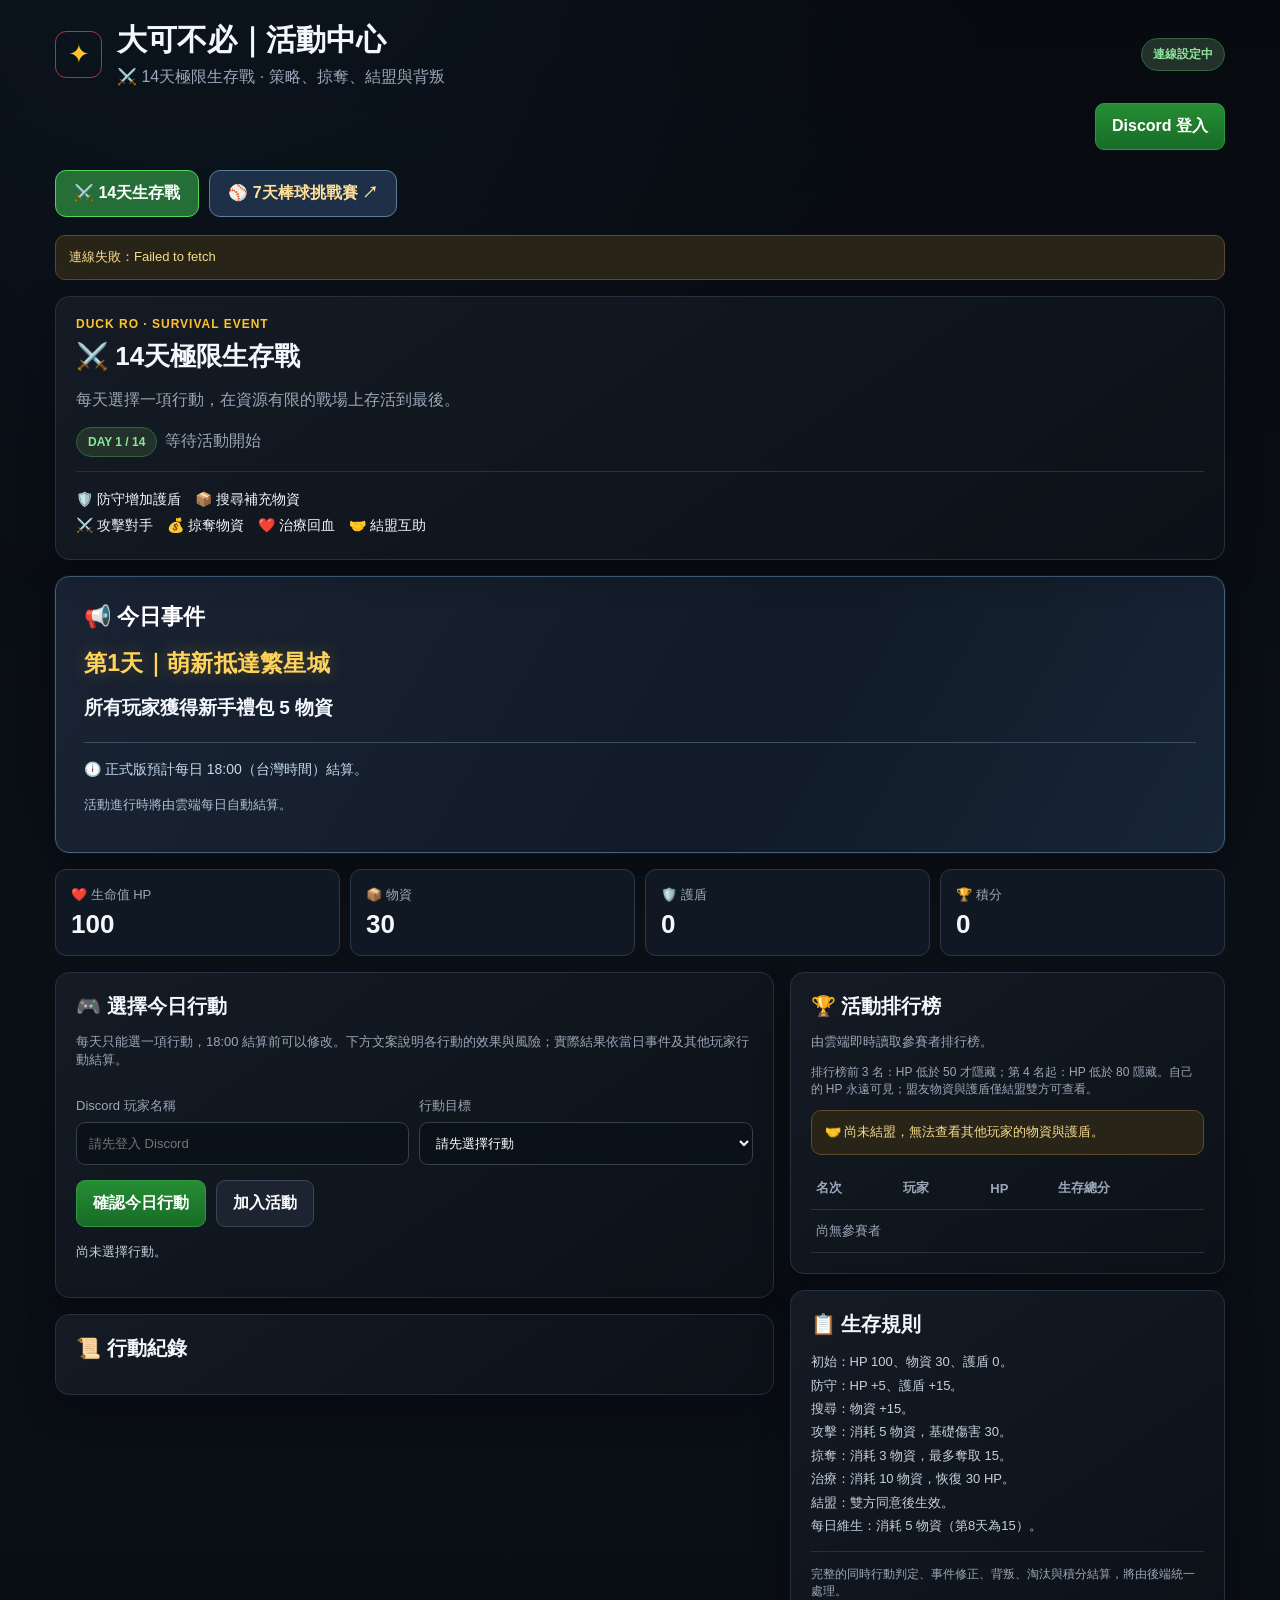
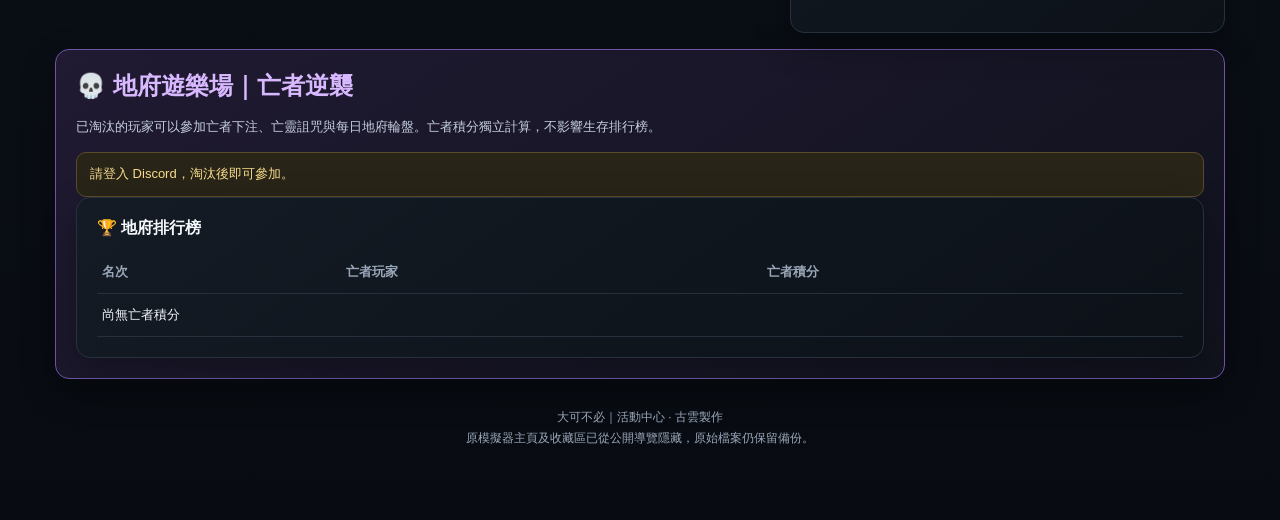
<file: index.html>
<!doctype html><html lang="zh-Hant"><head><meta charset="utf-8"><meta name="viewport" content="width=device-width,initial-scale=1"><meta http-equiv="refresh" content="0;url=survival.html"><title>繁星仙境｜活動中心</title><script>location.replace('survival.html')</script></head><body><a href="survival.html">前往活動中心</a></body></html>
</file>
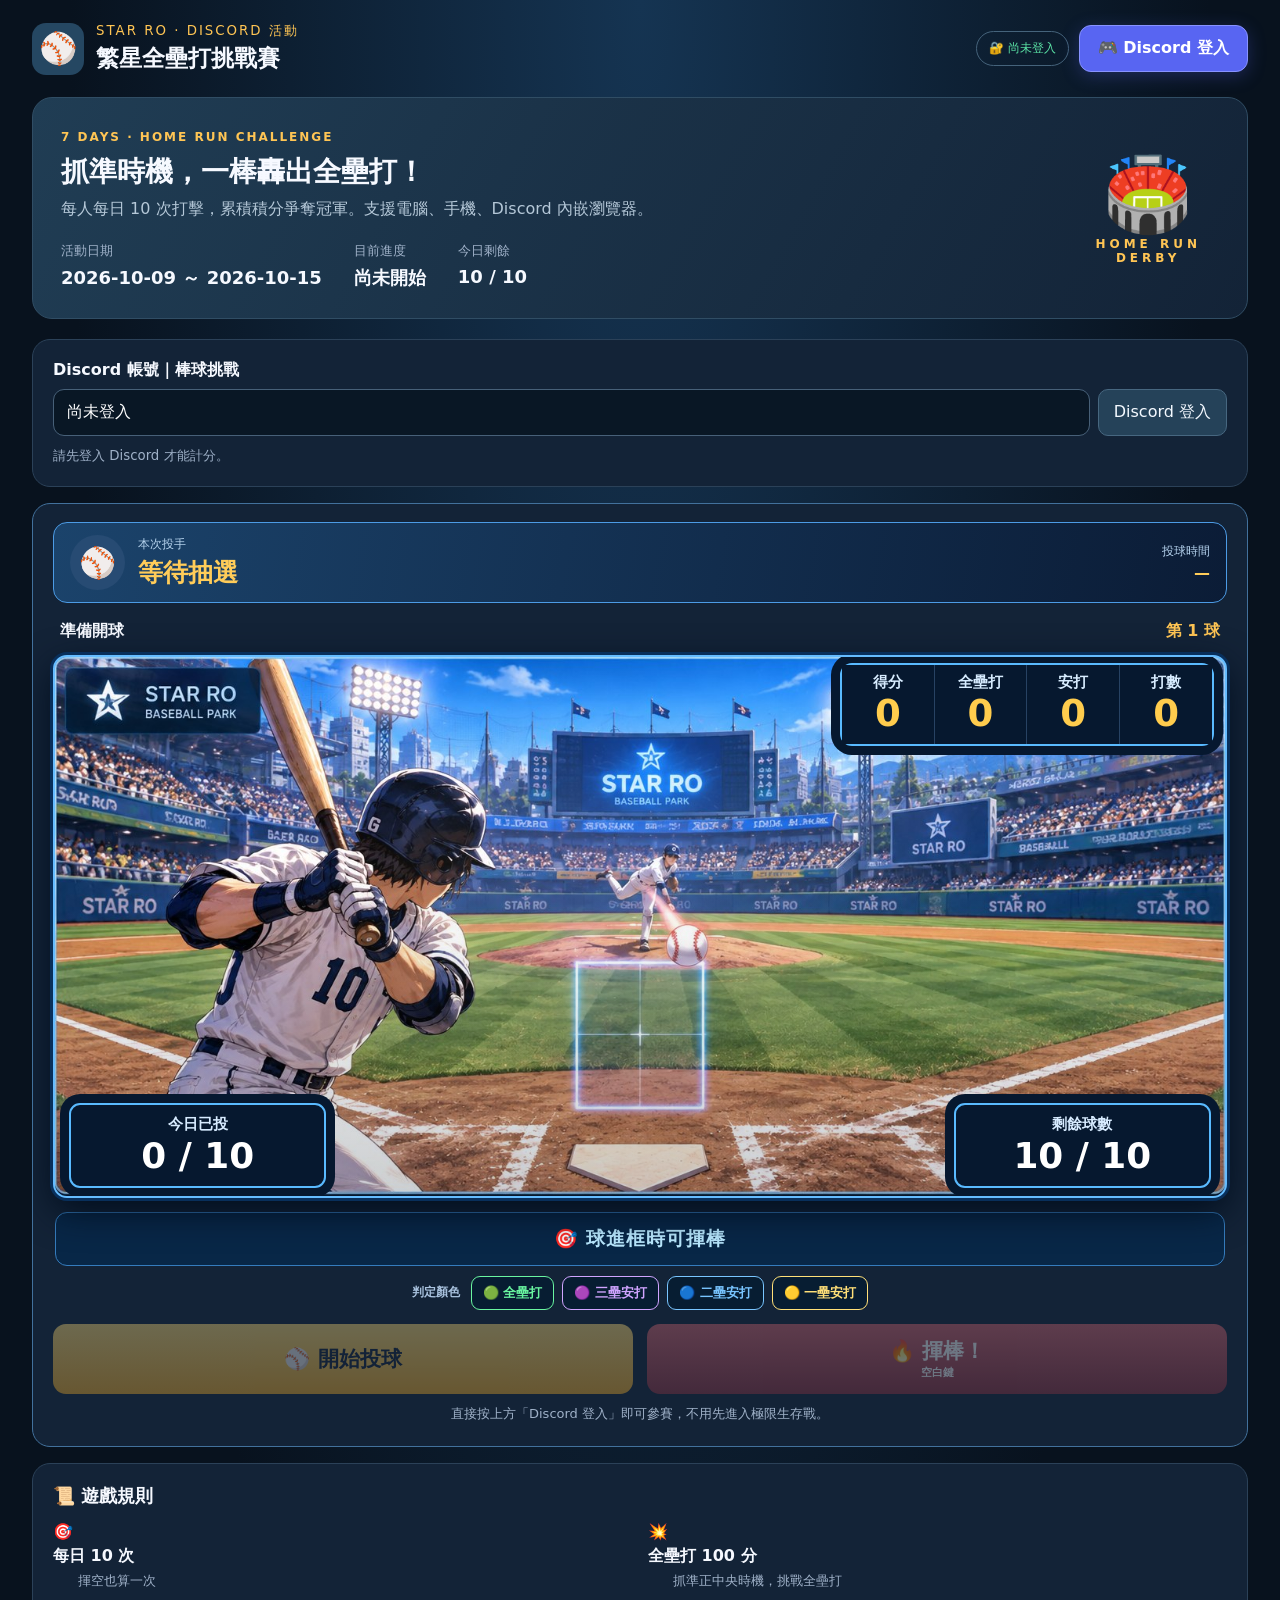
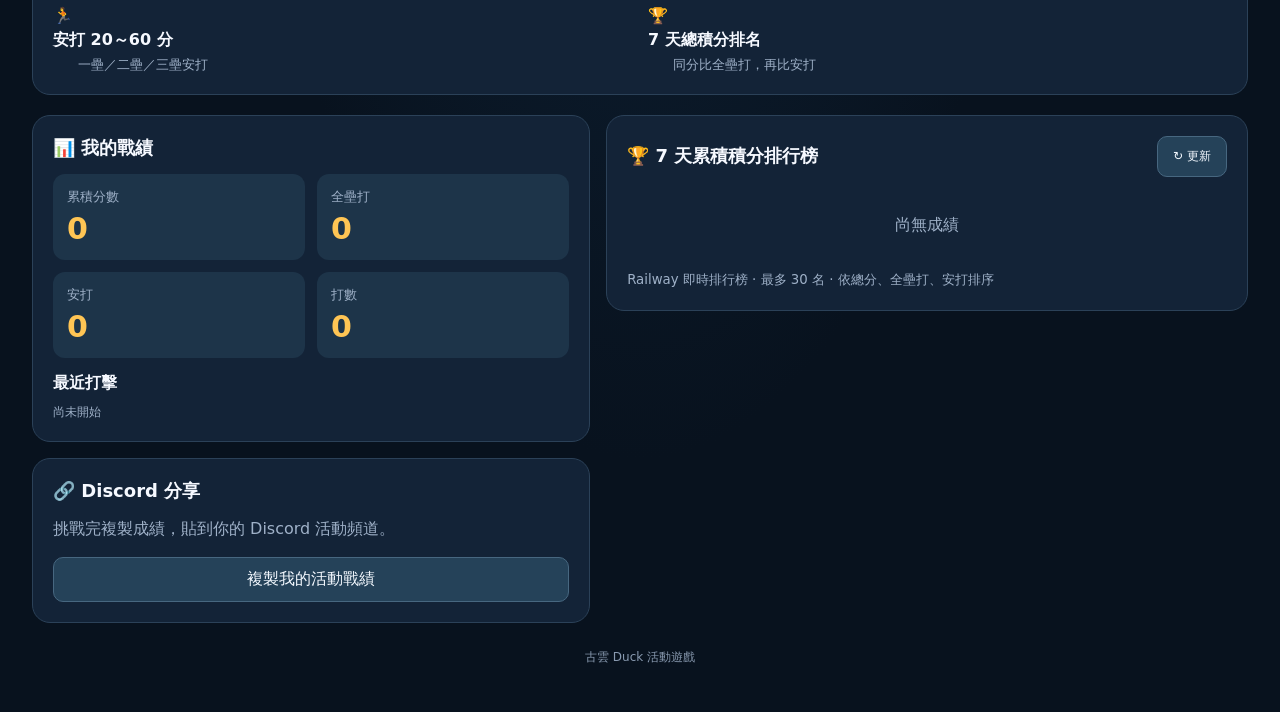
<file: baseball/index.html>
<!doctype html><html lang="zh-Hant"><head><meta charset="UTF-8"><meta name="viewport" content="width=device-width, initial-scale=1"><meta name="theme-color" content="#0b1727"><title>繁星仙境｜7天全壘打挑戰賽</title><link rel="stylesheet" href="style.css?v=20261009m"></head><body>
<div class="shell"><header><div class="brand"><span class="logo">⚾</span><div><small>STAR RO · DISCORD 活動</small><h1>繁星全壘打挑戰賽</h1></div></div><div class="account-tools"><span id="mode" class="chip">讀取中</span><button id="discordLogin" class="discord-login" type="button">🎮 Discord 登入</button></div></header>
<main><section class="hero"><div><span class="eyebrow">7 DAYS · HOME RUN CHALLENGE</span><h2>抓準時機，一棒轟出全壘打！</h2><p>每人每日 10 次打擊，累積積分爭奪冠軍。支援電腦、手機、Discord 內嵌瀏覽器。</p><div class="metrics"><div><small>活動日期</small><strong id="dates">—</strong></div><div><small>目前進度</small><strong id="day">—</strong></div><div><small>今日剩餘</small><strong id="remaining">10 / 10</strong></div></div></div><div class="hero-art">🏟️<span>HOME RUN<br>DERBY</span></div></section>
<div class="layout"><section class="left"><div class="panel identity"><label for="nickname">Discord 帳號｜棒球挑戰</label><div class="identity-row"><input id="nickname" maxlength="22" placeholder="輸入你的 Discord 暱稱" autocomplete="nickname"><button id="saveName" class="secondary">儲存暱稱</button></div><small id="identityHelp">可直接在這個頁面登入 Discord，不需要先進入極限生存戰。</small></div>
<div class="panel stadium"><div class="pitcher-banner"><div class="pitcher-avatar">⚾</div><div><small>本次投手</small><strong id="currentPitcher">等待抽選</strong></div><div class="pitcher-speed"><small>投球時間</small><strong id="pitchSpeed">—</strong></div></div><div class="stadium-top"><span id="status">準備開球</span><span id="pitchNum">第 1 球</span></div><div class="field ballpark illustrated cinematic broadcast anime-stage"><div class="stadium-shine"></div><div id="animeSwingFlash" class="anime-swing-flash" aria-hidden="true"></div><div class="stadium-title">★ STAR RO <small>BASEBALL PARK</small></div><div class="field-score"><div><small>得分</small><b id="fieldPoints">0</b></div><div><small>全壘打</small><b id="fieldHR">0</b></div><div><small>安打</small><b id="fieldHits">0</b></div><div><small>打數</small><b id="fieldAB">0</b></div></div><div class="field-counter"><span>今日已投</span><strong id="fieldUsed">0 / 10</strong></div><div class="field-next"><span>剩餘球數</span><strong id="fieldRemaining">10 / 10</strong></div><div id="strikeZone" class="strike-zone"><span id="strikeCue">🎯 瞄準球進入框中央</span><div class="strike-center"></div></div><div id="pitcherPerson" class="cartoon-pitcher illustrated-pitcher" role="img" aria-label="遠方投手"><img src="pitcher-chibi.svg" alt="投手角色"></div><div id="bat" class="cartoon-batter illustrated-batter" role="img" aria-label="前景打擊者"><img src="batter-chibi.svg" alt="打擊者角色"></div><div id="ball" class="ball"></div><div id="countdown" class="countdown" hidden>3</div><div id="resultFlash" class="result-flash" aria-live="polite"></div><div class="field-text">STAR RO BALLPARK · 2026</div></div><div id="swingCue" class="swing-cue" aria-live="polite">🎯 球進框時可揮棒</div><div class="hit-legend"><span class="hit-legend-label">判定顏色</span><span class="hit-key hr">🟢 全壘打</span><span class="hit-key triple">🟣 三壘安打</span><span class="hit-key double">🔵 二壘安打</span><span class="hit-key single">🟡 一壘安打</span></div><div class="controls"><button id="startBtn" class="primary">⚾ 開始投球</button><button id="swingBtn" class="hit" disabled>🔥 揮棒！<small>空白鍵</small></button></div><div id="playMsg" class="play-msg">完成暱稱設定後即可遊玩。</div></div>
<div class="panel rules"><h3>📜 遊戲規則</h3><div class="rules-grid"><div>🎯 <b>每日 10 次</b><small>揮空也算一次</small></div><div>💥 <b>全壘打 100 分</b><small>抓準正中央時機，挑戰全壘打</small></div><div>🏃 <b>安打 20～60 分</b><small>一壘／二壘／三壘安打</small></div><div>🏆 <b>7 天總積分排名</b><small>同分比全壘打，再比安打</small></div></div></div></section>
<aside class="right"><div class="panel stats"><h3>📊 我的戰績</h3><div class="stat-grid"><div><small>累積分數</small><strong id="myPoints">0</strong></div><div><small>全壘打</small><strong id="myHR">0</strong></div><div><small>安打</small><strong id="myHits">0</strong></div><div><small>打數</small><strong id="myAB">0</strong></div></div><div class="recent"><h4>最近打擊</h4><div id="history">尚未開始</div></div></div><div class="panel leaderboard"><div class="panel-heading"><h3>🏆 7 天累積積分排行榜</h3><button id="refreshBtn" class="ghost" title="重新整理">↻ 更新</button></div><div id="leaders"><div class="empty">尚無成績</div></div><small id="boardNote">未啟用資料庫時，排行榜只顯示本機資料。</small></div><div id="baseballAdmin" class="panel" hidden><h3>🛠️ 棒球管理系統</h3><p class="hint">只有 Discord 管理員可以操作。清空棒球所有玩家的累積分數、打數、每日球數；不影響生存戰。</p><button id="resetBaseball" class="danger full">🗑️ 清空棒球活動紀錄</button><small id="adminMsg" class="hint"></small></div><div class="panel"><h3>🔗 Discord 分享</h3><p class="hint">挑戰完複製成績，貼到你的 Discord 活動頻道。</p><button id="shareBtn" class="secondary full">複製我的活動戰績</button></div></aside></div>
</main><footer>古雲 Duck 活動遊戲</footer></div>
<script src="firebase-config.js"></script><script type="module" src="app.js?v=20261009o"></script></body></html>
</file>
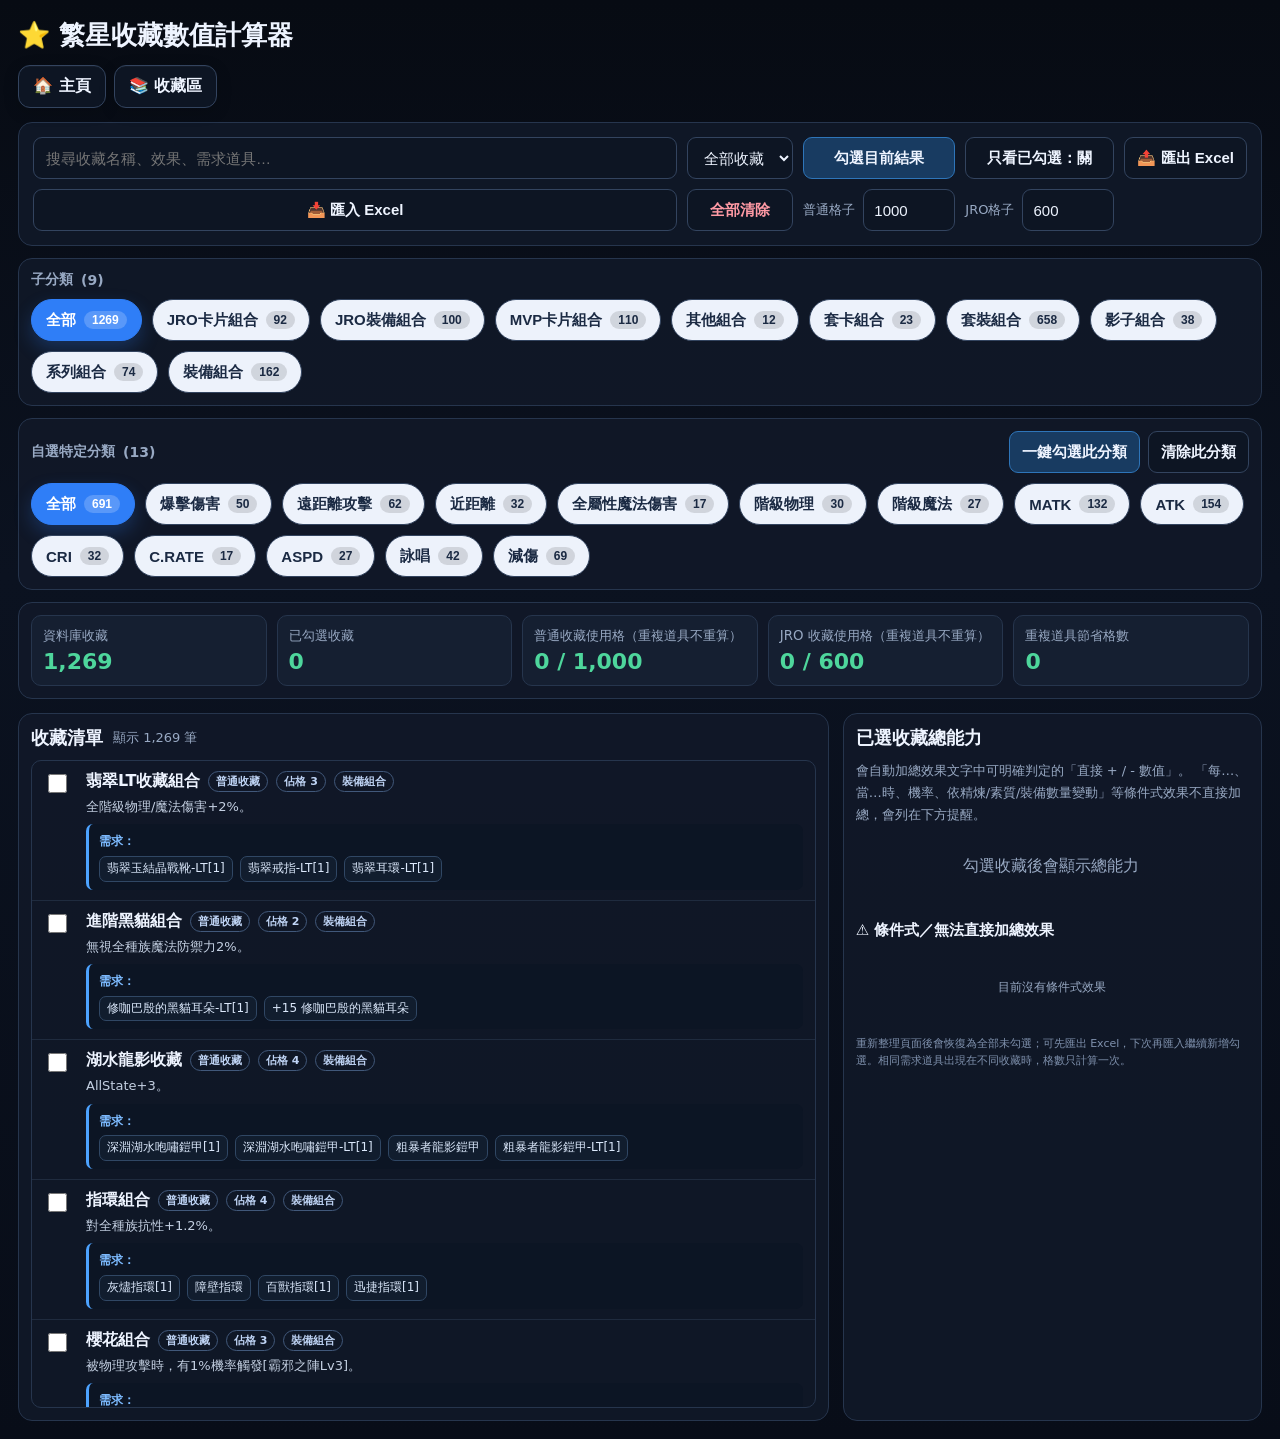
<file: collection-backup.html>
<!DOCTYPE html>

<html lang="zh-Hant">
<head>
<meta charset="utf-8"/>
<meta content="width=device-width,initial-scale=1" name="viewport"/>
<title>繁星收藏數值計算器｜精簡版</title>
<style>
:root{
  --bg:#080d18;--panel:#101827;--panel2:#151f31;--line:#26354d;
  --text:#eef4ff;--muted:#98a9c3;--blue:#4da3ff;--green:#4ed69c;
  --gold:#f7c65c;--red:#ff6675;--purple:#b993ff;
}
*{box-sizing:border-box}
body{margin:0;background:linear-gradient(180deg,#070b13,#0b1220 40%,#080d18);color:var(--text);
font-family:"Microsoft JhengHei","Noto Sans TC",system-ui,sans-serif}
.wrap{max-width:1440px;margin:auto;padding:18px}
.top{display:flex;gap:12px;align-items:center;flex-wrap:wrap;margin-bottom:14px}
h1{font-size:26px;margin:0;margin-right:auto}.back{color:var(--blue);text-decoration:none;font-weight:800}
.note{color:var(--muted);font-size:13px;line-height:1.7}
.toolbar,.summary,.layout>section{background:rgba(16,24,39,.95);border:1px solid var(--line);border-radius:14px}
.toolbar{padding:14px;display:grid;grid-template-columns:minmax(240px,1fr) auto auto auto auto;gap:10px;align-items:center}.slot-input{display:flex;align-items:center;gap:8px;color:var(--muted);font-size:13px;white-space:nowrap}.slot-input input{width:92px;height:42px;border-radius:9px;border:1px solid #33445f;background:#0d1523;color:var(--text);padding:0 10px;font-size:15px}
input[type="search"],select,button{height:42px;border-radius:9px;border:1px solid #33445f;background:#0d1523;color:var(--text);padding:0 12px;font-size:15px}
button{cursor:pointer;font-weight:800} button:hover{border-color:#5b7aa7}
.primary{background:#183b61;border-color:#2e75b9}.danger{color:#ff9aa5}
.summary{margin-top:12px;padding:12px;display:grid;grid-template-columns:repeat(5,1fr);gap:10px}
.kpi{background:var(--panel2);border:1px solid var(--line);border-radius:10px;padding:11px}
.kpi small{display:block;color:var(--muted);margin-bottom:4px}.kpi b{font-size:22px;color:var(--green)}
.layout{display:grid;grid-template-columns:minmax(0,1.45fr) minmax(340px,.75fr);gap:14px;margin-top:14px}
section{padding:12px;min-width:0}
.section-head{display:flex;align-items:center;gap:10px;margin-bottom:10px}
.section-head h2{margin:0;font-size:18px}.section-head .count{color:var(--muted);font-size:13px}
.list{max-height:72vh;overflow:auto;border:1px solid var(--line);border-radius:10px}
.item{display:grid;grid-template-columns:34px 1fr;gap:8px;padding:10px 12px;border-bottom:1px solid #1f2b3e}
.item:last-child{border-bottom:0}.item:hover{background:#121d2d}
.item input{width:19px;height:19px;margin-top:3px}
.item-title{display:flex;gap:8px;align-items:center;flex-wrap:wrap;font-weight:800}
.item-prefix{color:var(--red);font-weight:900;margin-right:4px}
.badge{font-size:11px;border:1px solid #41587a;border-radius:999px;padding:2px 7px;color:#bfd4f5}
.badge.jro{color:#d6c1ff;border-color:#694f98}.effect{margin-top:5px;color:#c4d0e2;font-size:13px;line-height:1.55}
.required-items{margin-top:7px;padding:8px 10px;border-left:3px solid #4da3ff;background:#0c1524;border-radius:7px;color:#dce8fb;font-size:12px;line-height:1.65}
.required-items strong{color:#7dbbff;margin-right:6px}
.required-list{display:flex;flex-wrap:wrap;gap:5px 7px;margin-top:4px}
.req-item{display:inline-block;padding:2px 7px;border:1px solid #304764;border-radius:7px;background:#111d2e;color:#dbe8fb}

.idtxt{color:#7386a3;font-size:11px}
.stats{display:grid;grid-template-columns:1fr 1fr;gap:8px;max-height:48vh;overflow:auto;padding-right:2px}
.stat{display:flex;justify-content:space-between;gap:10px;background:var(--panel2);border:1px solid var(--line);border-radius:9px;padding:9px}
.stat span{overflow-wrap:anywhere}.stat b{color:var(--green);white-space:nowrap}
.conditional{margin-top:14px}.conditional h3{font-size:15px;margin:0 0 8px}.cond-list{max-height:25vh;overflow:auto;color:#c7d1e1;font-size:12px;line-height:1.55}
.cond-row{padding:7px 2px;border-bottom:1px solid #202c40}.cond-row b{color:var(--gold)}
.empty{padding:30px 10px;text-align:center;color:var(--muted)}
.footer-note{margin-top:8px;color:#7f91ad;font-size:11px;line-height:1.6}
.subcats{margin-top:12px;padding:12px;background:rgba(16,24,39,.95);border:1px solid var(--line);border-radius:14px}
.subcat-title{display:flex;align-items:center;gap:8px;flex-wrap:wrap;margin-bottom:10px;color:var(--muted);font-size:14px;font-weight:700}
.chips{display:flex;flex-wrap:wrap;gap:10px}
.chip{display:inline-flex;align-items:center;gap:8px;padding:8px 14px;border-radius:999px;border:1px solid #33445f;background:#edf2fb;color:#1b2a43;font-weight:800;cursor:pointer;transition:.15s}
.chip:hover{transform:translateY(-1px);border-color:#5b7aa7}
.chip.active{background:#2f7ef7;color:#fff;border-color:#2f7ef7;box-shadow:0 8px 18px rgba(47,126,247,.25)}
.chip small{display:inline-block;min-width:22px;padding:2px 8px;border-radius:999px;background:rgba(0,0,0,.12);color:inherit;font-size:12px;line-height:1.2}
.chip.active small{background:rgba(255,255,255,.2)}
.special-box{margin-top:12px;padding:12px;background:rgba(16,24,39,.95);border:1px solid var(--line);border-radius:14px}
.special-head{display:flex;align-items:center;justify-content:space-between;gap:10px;flex-wrap:wrap;margin-bottom:10px}
.special-title{display:flex;align-items:center;gap:8px;flex-wrap:wrap;color:var(--muted);font-size:14px;font-weight:700}
.special-tools{display:flex;gap:8px;flex-wrap:wrap}
@media(max-width:950px){
 .toolbar{grid-template-columns:1fr 1fr}.toolbar input{grid-column:1/-1}
 .summary{grid-template-columns:1fr 1fr}.layout{grid-template-columns:1fr}.list{max-height:55vh}
}
@media(max-width:560px){
 .wrap{padding:10px}h1{font-size:21px}.toolbar{grid-template-columns:1fr}
 .summary{grid-template-columns:1fr 1fr}.stats{grid-template-columns:1fr}
}

.page-links{display:flex;gap:8px;flex-wrap:wrap;width:100%}
.page-link{display:inline-flex;align-items:center;gap:6px;padding:10px 14px;border-radius:12px;border:1px solid #33445f;background:#0d1523;color:#eef4ff;text-decoration:none;font-weight:800;box-shadow:inset 0 1px 0 rgba(255,255,255,.03),0 4px 16px rgba(0,0,0,.16)}
.page-link:hover{border-color:#5b7aa7;filter:brightness(1.06)}
</style>
</head>
<body>
<div class="wrap">
<div class="top">
<h1>⭐ 繁星收藏數值計算器</h1>
<div class="page-links"><a class="page-link" href="index.html">🏠 主頁</a><a class="page-link" href="collection.html">📚 收藏區</a></div>
</div>
<div class="toolbar">
<input id="search" placeholder="搜尋收藏名稱、效果、需求道具…" type="search"/>
<select id="groupFilter">
<option value="all">全部收藏</option>
<option value="普通收藏">普通收藏</option>
<option value="JRO收藏">JRO收藏</option>
</select>
<button class="primary" id="selectVisible">勾選目前結果</button>
<button id="onlySelected">只看已勾選：關</button>
<button id="exportExcel">📤 匯出 Excel</button>
<button id="importExcel">📥 匯入 Excel</button>
<input accept=".xls,.html,.htm" id="importExcelFile" style="display:none" type="file"/>
<button class="danger" id="clear">全部清除</button>
<label class="slot-input">普通格子 <input id="normalSlots" min="0" step="1" type="number" value="1000"/></label>
<label class="slot-input">JRO格子 <input id="jroSlots" min="0" step="1" type="number" value="600"/></label>
</div>
<div class="subcats">
<div class="subcat-title">子分類 <span id="subcatMeta"></span></div>
<div class="chips" id="subcatChips"></div>
</div>
<div class="special-box">
<div class="special-head">
<div class="special-title">自選特定分類 <span id="specialMeta"></span></div>
<div class="special-tools">
<button class="primary" id="selectSpecialVisible">一鍵勾選此分類</button>
<button id="clearSpecialFilter">清除此分類</button>
</div>
</div>
<div class="chips" id="specialChips"></div>
</div>
<div class="summary">
<div class="kpi"><small>資料庫收藏</small><b id="totalCount">0</b></div>
<div class="kpi"><small>已勾選收藏</small><b id="selectedCount">0</b></div>
<div class="kpi"><small>普通收藏使用格（重複道具不重算）</small><b id="normalUsed">0 / 1000</b></div>
<div class="kpi"><small>JRO 收藏使用格（重複道具不重算）</small><b id="jroUsed">0 / 600</b></div>
<div class="kpi"><small>重複道具節省格數</small><b id="savedSlots">0</b></div>
</div>
<div class="layout">
<section>
<div class="section-head">
<h2>收藏清單</h2><span class="count" id="visibleCount"></span>
</div>
<div class="list" id="list"></div>
</section>
<section>
<div class="section-head"><h2>已選收藏總能力</h2></div>
<div class="note">
        會自動加總效果文字中可明確判定的「直接 + / - 數值」。
        「每…、當…時、機率、依精煉/素質/裝備數量變動」等條件式效果不直接加總，會列在下方提醒。
      </div>
<div class="stats" id="stats"></div>
<div class="conditional">
<h3>⚠️ 條件式／無法直接加總效果</h3>
<div class="cond-list" id="conditions"></div>
</div>
<div class="footer-note">重新整理頁面後會恢復為全部未勾選；可先匯出 Excel，下次再匯入繼續新增勾選。相同需求道具出現在不同收藏時，格數只計算一次。</div>
</section>
</div>
</div>
<script>
const ITEMS=[{"group":"普通收藏","row":3,"dc":"860.0","game":"[A]裝備-001","name":"翡翠LT收藏組合","effect":"全階級物理/魔法傷害+2%。","slot":3,"required":["翡翠玉結晶戰靴-LT[1]","翡翠戒指-LT[1]","翡翠耳環-LT[1]"]},{"group":"普通收藏","row":4,"dc":"870.0","game":"[A]裝備-002","name":"進階黑貓組合","effect":"無視全種族魔法防禦力2%。","slot":2,"required":["修咖巴殷的黑貓耳朵-LT[1]","+15 修咖巴殷的黑貓耳朵"]},{"group":"普通收藏","row":5,"dc":"865.0","game":"[A]裝備-003","name":"湖水龍影收藏","effect":"AllState+3。","slot":4,"required":["深淵湖水咆嘯鎧甲[1]","深淵湖水咆嘯鎧甲-LT[1]","粗暴者龍影鎧甲","粗暴者龍影鎧甲-LT[1]"]},{"group":"普通收藏","row":6,"dc":"858.0","game":"[A]裝備-004","name":"指環組合","effect":"對全種族抗性+1.2%。","slot":4,"required":["灰燼指環[1]","障壁指環","百獸指環[1]","迅捷指環[1]"]},{"group":"普通收藏","row":7,"dc":"868.0","game":"[A]裝備-005","name":"櫻花組合","effect":"被物理攻擊時，有1%機率觸發[霸邪之陣Lv3]。","slot":3,"required":["櫻花冠[1]","櫻花徽章[1]","櫻花別針"]},{"group":"普通收藏","row":8,"dc":"940.0","game":"[A]裝備-006","name":"自動勝利組合","effect":"ATK/MATK+10，技能後延遲-0.5%。","slot":5,"required":["自動光碟","口哨","嘴叼狐尾草","勝利耳飾","勝利耳飾[1]"]},{"group":"普通收藏","row":9,"dc":"872.0","game":"[A]裝備-007","name":"墮落羽翼組合","effect":"MHP+2000，受到全體型物理傷害-2%。","slot":2,"required":["墮落羽翼髮夾-LT[1]","+15 墮落羽翼髮夾[1]"]},{"group":"普通收藏","row":10,"dc":"867.0","game":"[A]裝備-008","name":"瘋狂兔寶寶組合","effect":"ASPD+0.3、有1%機率反射魔法。","slot":4,"required":["瘋狂兔寶寶-LT[1]","瘋狂兔寶寶[1]","被詛咒的瘋狂兔寶寶","瘋狂兔寶寶後背包[1]"]},{"group":"普通收藏","row":11,"dc":"938.0","game":"[A]裝備-009","name":"浩瀚天文組合","effect":"Int+2。","slot":2,"required":["埃維亞墜子[1]","浩瀚天文髮帶[1]"]},{"group":"普通收藏","row":12,"dc":"948.0","game":"[A]裝備-010","name":"阿斯特莉亞LT組合","effect":"Cri+3，對全體型魔物的物理/魔法傷害+2%，受到全種族魔物的傷害-1%。","slot":5,"required":["A階 阿斯特莉亞戰靴-LT[1]","A階 阿斯特莉亞斗篷-LT[1]","A階 阿斯特莉亞指環-LT[1]","A階 阿斯特莉亞鎧甲-LT[1]","A階 阿斯特莉亞戰盔-LT[1]"]},{"group":"普通收藏","row":13,"dc":"942.0","game":"[A]裝備-011","name":"強運玫瑰組合","effect":"擊殺怪物經驗值+3%，道具掉落率+1%。","slot":4,"required":["冰封強運玫瑰","炙熱強運玫瑰","沉睡強運玫瑰","大地強運玫瑰"]},{"group":"普通收藏","row":14,"dc":"874.0","game":"[A]裝備-012","name":"月蝕套裝組合","effect":"ATK/MATK+15，受到物理攻擊時，2%機率使攻擊對象陷入冷凍狀態。","slot":2,"required":["月全蝕魔力外袍-LT[1]","月蝕守護之心"]},{"group":"普通收藏","row":15,"dc":"946.0","game":"[A]裝備-013","name":"鋁合金組合","effect":"對全種族魔物的物理傷害+2%。","slot":4,"required":["機械鋁合金改造戰靴[1]","A階 機械鋁合金改造靴-LT[1]","仿生鋁合金花盆[1]","A階 仿生鋁合金花盆-LT[1]"]},{"group":"普通收藏","row":16,"dc":"956.0","game":"[A]裝備-014","name":"波洛西礦山組合","effect":"MHP/MSP+3%，無視全種族魔物的物理/魔法抗性1%。","slot":4,"required":["波洛西礦山戰靴","冰晶吊飾[1]","雪人帽子[1]","冒險幸運草"]},{"group":"普通收藏","row":17,"dc":"950.0","game":"[A]裝備-015","name":"進階斗篷-LT組合","effect":"對全種族/階級/體型魔物的物理/魔法傷害+3%﹑爆擊傷害+3%﹑P.ATK/S.MATK+3﹑Cri+3。","slot":8,"required":["+15 A階 念動風神斗篷-LT[1]","+15 A階 烏爾蒂奧聖魔法斗篷-LT[1]","+15 A階 豔陽沙礫斗篷-LT[1]","+15 A階 夢羅克盜墓者披巾-LT[1]","+15 A階 特利斯坦王國斗篷-LT[1]","+15 A階 鬥氣纏身-LT[1]","+15 A階 奧林帕斯之翼-LT[1]","+15 A階 魔劍士達納托斯大劍-FA[1]"]},{"group":"普通收藏","row":18,"dc":"944.0","game":"[A]裝備-016","name":"超時空寶箱組合(3)","effect":"P.ATK/S.MATK+2，技能冷卻-0.05秒。","slot":6,"required":["宇宙時光項鍊[1]","五行陣守護項鍊[1]","超時空體術卷軸[1]","叛亂軍鎖鍊[1]","超時空突破極限項鍊[1]","超時空狐尾草手鍊[1]"]},{"group":"普通收藏","row":19,"dc":"954.0","game":"[A]裝備-017","name":"暑假教皇組合","effect":"近/遠距離物理攻擊傷害+1%，全屬性魔法傷害+1%。","slot":2,"required":["瑟斯隆尼勒紀念戒指[1]","暑假教皇卡片"]},{"group":"普通收藏","row":20,"dc":"963.0","game":"[A]裝備-018","name":"記憶音盤組合","effect":"全特殊屬性+2。","slot":2,"required":["名為思念的記憶音盤[1]","名為回憶的記憶音盤[1]"]},{"group":"普通收藏","row":21,"dc":"952.0","game":"[A]裝備-019","name":"占星師黎明組合","effect":"ATK﹑MATK+2%，固定詠唱-0.1秒。","slot":2,"required":["+13 A階 占星師黎明戰靴[1]","星雲吊墜[1]"]},{"group":"普通收藏","row":22,"dc":"1.0","game":"[A]裝備-020","name":"戒指組合","effect":"STR+0.2、DEX+0.2、INT+0.2","slot":3,"required":["神明戒指","火焰國王戒指","共鳴戒指"]},{"group":"普通收藏","row":23,"dc":"2.0","game":"[A]裝備-021","name":"王冠組合","effect":"MATK+5、INT+0.2、STR+0.2","slot":4,"required":["首領冠冕","后冠","王冠","領導者頭箍"]},{"group":"普通收藏","row":24,"dc":"3.0","game":"[A]裝備-022","name":"大主教組合","effect":"治癒效果+3%、MATK+5","slot":5,"required":["修女的帽子[1]","薄紗圍巾[1]","女神之杖[1]","天衣 月舞","智慧石碑[1]"]},{"group":"普通收藏","row":25,"dc":"4.0","game":"[A]裝備-023","name":"死神組合","effect":"MATK+2、ATK+2、STR+0.2","slot":3,"required":["山羊頭盔","死神的名簿[2]","死神之鐮"]},{"group":"普通收藏","row":26,"dc":"5.0","game":"[A]裝備-024","name":"黃金組合","effect":"VIT+0.2、INT+0.2、DEF+4、MDEF+4","slot":3,"required":["黃金之錘[1]","黃金帽","黃金冠冕"]},{"group":"普通收藏","row":27,"dc":"6.0","game":"[A]裝備-025","name":"暗殺者組合","effect":"Cri+0.2、爆擊傷害+1%、二刀連擊發動機率+2%","slot":3,"required":["刺客口罩","破甲短錐","多刃尖刺刀"]},{"group":"普通收藏","row":28,"dc":"7.0","game":"[A]裝備-026","name":"海盜之王組合","effect":"FLEE+2、STR+0.2、VIT+0.2","slot":2,"required":["煙斗","海盜船長帽"]},{"group":"普通收藏","row":29,"dc":"8.0","game":"[A]裝備-027","name":"安全帽組合","effect":"VIT+0.3、DEF+5、MDEF+5","slot":4,"required":["骨製頭盔[1]","人面獅身帽","尖角髮圈","毛無邊帽[1]"]},{"group":"普通收藏","row":30,"dc":"9.0","game":"[A]裝備-028","name":"狩獵組合","effect":"DEF+10、HIT+5、ATK+5","slot":5,"required":["印尼傳統鎧甲[1]","狩獵長矛[1]","加野矛","剛尼爾長矛","龍戚弩斯長矛"]},{"group":"普通收藏","row":31,"dc":"10.0","game":"[A]裝備-029","name":"元素之矛組合","effect":"ATK+5、增加2%火風地的魔法傷害","slot":3,"required":["火靈之矛","風靈之矛","地靈之矛"]},{"group":"普通收藏","row":32,"dc":"11.0","game":"[A]裝備-030","name":"元素之刃組合","effect":"ATK+5、增加2%風火水的魔法傷害","slot":3,"required":["風靈之劍","火靈之劍","水靈之刀"]},{"group":"普通收藏","row":33,"dc":"12.0","game":"[A]裝備-031","name":"元素之斧組合","effect":"ATK+5、增加2%風火水暗的魔法傷害","slot":4,"required":["風靈之斧","暗靈之斧","急凍戰斧[1]","火焰戰斧[1]"]},{"group":"普通收藏","row":34,"dc":"13.0","game":"[A]裝備-032","name":"道士組合","effect":"INT+0.5、MATK+5、對念屬性的敵人傷害+2%。","slot":3,"required":["靈幻道士之劍","墨蛇君帽子","妖怪的槍"]},{"group":"普通收藏","row":35,"dc":"14.0","game":"[A]裝備-033","name":"大法師組合","effect":"INT+0.5、MATK+5","slot":4,"required":["伯爵斗篷","生存的魔杖[1]","克羅納斯魔杖","波爾多之杖"]},{"group":"普通收藏","row":36,"dc":"15.0","game":"[A]裝備-034","name":"斧頭幫組合","effect":"STR+0.6、HIT+7、ATK+5","slot":5,"required":["巨人斧[1]","血斧","超重雙手斧[1]","智天使之斧","狂暴颶風斧[1]"]},{"group":"普通收藏","row":37,"dc":"16.0","game":"[A]裝備-035","name":"行刑者組合","effect":"ATK+5、對玩家人類型、人類型攻擊的物理傷害+1%。","slot":4,"required":["胡狼頭神頭盔","鐮戟[1]","斬首之斧","血腥戰斧[1]"]},{"group":"普通收藏","row":38,"dc":"17.0","game":"[A]裝備-036","name":"神射手組合","effect":"DEX+0.5、遠距離傷害+2%","slot":5,"required":["熾天使之弓","水靈天弓","露娜弓[2]","神射手套","亞麻手套[1]"]},{"group":"普通收藏","row":39,"dc":"18.0","game":"[A]裝備-037","name":"冷兵器組合","effect":"ATK+5、HIT+2、爆擊傷害+1%","slot":4,"required":["變形短劍","月靈短劍","砂塵短劍","毒鋸短劍[2]"]},{"group":"普通收藏","row":40,"dc":"19.0","game":"[A]裝備-038","name":"暗殺組合","effect":"ATK+5、對玩家人類型、人類型攻擊的物理傷害+2%。","slot":4,"required":["反擊短劍","除靈短劍","戰鬥短劍","遠古短劍"]},{"group":"普通收藏","row":41,"dc":"20.0","game":"[A]裝備-039","name":"魔短劍組合","effect":"ATK+5、爆擊傷害+2%","slot":4,"required":["詛咒的短劍","魔短劍 闇噬","紅光魔短劍","綠光魔短劍"]},{"group":"普通收藏","row":42,"dc":"21.0","game":"[A]裝備-040","name":"三刀流組合","effect":"ATK+5、AGI+0.6","slot":3,"required":["秘刀 十六夜月","魔刀 吞神","太九連[2]"]},{"group":"普通收藏","row":43,"dc":"22.0","game":"[A]裝備-041","name":"斬首巨劍組合","effect":"ATK+5、對Boss級怪物+2%的傷害度。","slot":5,"required":["首領之劍","阿特羅斯的巨劍[1]","鉻合金雙手巨劍","克拉斯拿雅劍[3]","龍牙劍"]},{"group":"普通收藏","row":44,"dc":"23.0","game":"[A]裝備-042","name":"魔妖劍組合","effect":"ATK+5、CRI+2、對念屬性的敵人傷害+2%。","slot":5,"required":["妖劍 弒光","狂擊之劍","海東劍[2]","聖劍 渾沌","秘劍 慕戀"]},{"group":"普通收藏","row":45,"dc":"24.0","game":"[A]裝備-043","name":"元素鎧甲組合","effect":"降低1%地、水、火、風屬性的傷害","slot":4,"required":["火鱗鎧甲[1]","水鱗鎧甲[1]","地鱗鎧甲[1]","風鱗鎧甲[1]"]},{"group":"普通收藏","row":46,"dc":"25.0","game":"[A]裝備-044","name":"時尚組合","effect":"DEX+0.6、INT+0.6、MATK+5","slot":5,"required":["伊克希恩的羽翼 [1]","封印的紅色綢緞","紅手提包[2]","防禦戒指","潛能戒指"]},{"group":"普通收藏","row":47,"dc":"26.0","game":"[A]裝備-045","name":"殺人魔組合","effect":"ATK+5、LUK+0.4","slot":2,"required":["曲棍球面具","高爾夫球桿"]},{"group":"普通收藏","row":48,"dc":"27.0","game":"[A]裝備-046","name":"聖戰組合","effect":"ATK+5、MATK+5、遠距離傷害+1%、聖屬性魔法傷害+1%","slot":5,"required":["天龍之翼","聖光之戟","秘拳套 閃光","秘錘 冷月","聖錘 十字星"]},{"group":"普通收藏","row":49,"dc":"28.0","game":"[A]裝備-047","name":"職業入門手冊","effect":"MHP+1000、MSP+500","slot":6,"required":["商人入門手冊","劍士入門手冊","盜賊入門手冊","服事入門手冊","弓箭手入門手冊","魔法師入門手冊"]},{"group":"普通收藏","row":50,"dc":"29.0","game":"[A]裝備-048","name":"職業小公仔","effect":"All+1","slot":6,"required":["劍士小公仔","商人小公仔","盜賊小公仔","魔法師小公仔","弓箭手小公仔","服事小公仔"]},{"group":"普通收藏","row":51,"dc":"30.0","game":"[A]裝備-049","name":"職業思念體破壞因子研究錄","effect":"技能後延遲-5%","slot":6,"required":["思念體破壞因子研究錄(法師篇)[1]","思念體破壞因子研究錄(商人篇)[1]","思念體破壞因子研究錄(盜賊篇)[1]","思念體破壞因子研究錄(服事篇)[1]","思念體破壞因子研究錄(劍士篇)[1]","思念體破壞因子研究錄(弓箭手篇)[1]"]},{"group":"普通收藏","row":52,"dc":"31.0","game":"[A]裝備-050","name":"糖果袋背包","effect":"擊殺魔物有0.1%機率掉落魔法糖果","slot":3,"required":["糖果袋背包(物理)[1]","糖果袋背包(遠距離)[1]","糖果袋背包(魔法)[1]"]},{"group":"普通收藏","row":53,"dc":"32.0","game":"[A]裝備-051","name":"尋寶組合","effect":"擊殺怪物時有1%機率得到金幣、礦石、寶石","slot":3,"required":["尋寶之劍","尋礦之劍","金幣短劍"]},{"group":"普通收藏","row":54,"dc":"33.0","game":"[A]裝備-052","name":"不明之靴組合","effect":"物理、魔法攻擊時有1%機率於10秒內全屬性+25","slot":6,"required":["不明力量之靴[1]","不明靈巧之靴[1]","不明體質之靴[1]","不明智力之靴[1]","不明敏捷之靴[1]","不明幸運之靴[1]"]},{"group":"普通收藏","row":55,"dc":"34.0","game":"[A]裝備-053","name":"波利家族氣球組合","effect":"怪物經驗值+5%、物品掉落率+5%","slot":10,"required":["波利氣球","冰波利氣球","土波利氣球","聖誕波利氣球","波波利氣球","重金屬波利氣球","惡魔波利氣球","天使波利氣球","幽靈波利氣球","聖天使波利氣球"]},{"group":"普通收藏","row":56,"dc":"35.0","game":"[A]裝備-054","name":"2019RTC波利池組合","effect":"受到玩家人類型、人類型、喵族、動物型的傷害-1%、技能後延遲-1%。","slot":4,"required":["2019RTC冠軍波利池","2019RTC亞軍波利池","2019RTC季軍波利池","2019RTC紀念波利池"]},{"group":"普通收藏","row":57,"dc":"36.0","game":"[A]裝備-055","name":"2020RTC頑皮鬼組合","effect":"固定詠唱-0.1秒、ATK/MATK+1%、暴擊傷害+2%。","slot":4,"required":["2020RTC頑皮鬼[1]","2020RTC金牌頑皮鬼[1]","2020RTC銀牌頑皮鬼[1]","2020RTC銅牌頑皮鬼[1]"]},{"group":"普通收藏","row":58,"dc":"37.0","game":"[A]裝備-056","name":"2021RTC電競耳機組合","effect":"固定詠唱-0.1秒、遠/近距離物理攻擊傷害+3%、全屬性魔法傷害+3%。","slot":4,"required":["2021RTC電競耳機[1]","2021RTC冠軍電競耳機[1]","2021RTC亞軍電競耳機[1]","2021RTC季軍電競耳機[1]"]},{"group":"普通收藏","row":59,"dc":"38.0","game":"[A]裝備-057","name":"墮落天使組合","effect":"ALL+1、對全階級敵人的物理/魔法傷害+1%。","slot":6,"required":["墮落天使神盾[1]","墮落天使鎧甲[1]","墮落天使髮圈[1]","墮落天使祝福","墮天使之翼[1]","墮天使之淚[1]"]},{"group":"普通收藏","row":60,"dc":"39.0","game":"[A]裝備-058","name":"騎士盾牌組合","effect":"ATK/MATK+30、技能後延遲-1%。","slot":3,"required":["詛咒騎士盾牌[1]","血腥騎士盾牌[1]","神聖騎士盾牌[1]"]},{"group":"普通收藏","row":61,"dc":"40.0","game":"[A]裝備-059","name":"學生組合","effect":"MHP+3000、MSP+300","slot":5,"required":["學生外套[1]","進化的天使學生帽[1]","叼在嘴裏紅色鉛筆","進化的惡魔學生帽[1]","叼在嘴裏藍色鉛筆"]},{"group":"普通收藏","row":62,"dc":"41.0","game":"[A]裝備-060","name":"匹阿漫特組合","effect":"遭受魔法攻擊時，有2%機率反射魔法。","slot":4,"required":["匹阿漫特蝴蝶結","匹阿漫特頭巾[1]","被詛咒的瘋狂兔寶寶","瘋狂兔寶寶-LT[1]"]},{"group":"普通收藏","row":63,"dc":"42.0","game":"[A]裝備-061","name":"依莎組合","effect":"反射受到的物理傷害2%。","slot":4,"required":["依莎的小胡蘿蔔","依莎紅耳帽[1]","依莎褐耳帽[1]","依莎藍耳帽[1]"]},{"group":"普通收藏","row":64,"dc":"43.0","game":"[A]裝備-062","name":"達納托斯組合","effect":"P.ATK、S.MATK+2。","slot":5,"required":["達納托斯的憎恨假面[1]","達納托斯的絕望面具[1]","達納托斯的悲哀面具[1]","懶洋洋達納托斯苦惱[1]","魔劍士塔納托斯之劍[1]"]},{"group":"普通收藏","row":65,"dc":"44.0","game":"[A]裝備-063","name":"帝國組合","effect":"ASPD+1，黑暗、沉默抗性+25%","slot":5,"required":["皇家衛士頸鍊","帝國羽翼髮飾","帝國魔戒[1]","帝國長矛[1]","帝國黃金盾[1]"]},{"group":"普通收藏","row":66,"dc":"45.0","game":"[A]裝備-064","name":"助推組合","effect":"技能後延遲-1%，遠/近距離物理攻擊+2%","slot":4,"required":["雙管加農砲","影子推助器[1]","魔法助推器[1]","緋紅助推器[1]"]},{"group":"普通收藏","row":67,"dc":"46.0","game":"[A]裝備-065","name":"蓋勒哈里特小惡魔氣球組合","effect":"MATK+1%、INT+1","slot":5,"required":["蓋勒哈里特小惡魔氣球","心心相印氣球","熊貓氣球","漂浮快樂氣球","小熊抓氣球"]},{"group":"普通收藏","row":68,"dc":"47.0","game":"[A]裝備-066","name":"20週年慶生氣球組合","effect":"對所有屬性攻擊抗性+1%、P.ATK、S.MATK+1","slot":4,"required":["小巴風特降落傘","瘋兔家族氣球","20週年慶生氣球","永恆波利氣球"]},{"group":"普通收藏","row":69,"dc":"48.0","game":"[A]裝備-067","name":"泰納西組合","effect":"VIT+5、MHP+2%","slot":5,"required":["老舊泰納西鎧甲[1]","泰納西鎧甲[1]","泰納西頭盔[1]","封印泰納西鎧甲[1]","封印泰納西頭盔[1]"]},{"group":"普通收藏","row":70,"dc":"49.0","game":"[A]裝備-068","name":"伊斯加德組合","effect":"四轉特殊屬性+1、遠/近距離物理傷害+1%、全屬性魔法傷害+1%","slot":3,"required":["伊斯加爾特遊俠頭冠[1]","伊斯加爾特魔法師頭冠[1]","伊斯加爾特戰士頭冠[1]"]},{"group":"普通收藏","row":71,"dc":"50.0","game":"[A]裝備-069","name":"嘴叼賭徒組合","effect":"爆擊傷害+2%、遠/近距離物理傷害+1%、全屬性魔法傷害+1%","slot":5,"required":["嘴叼紅心A(近距離物理)","嘴叼黑桃A(魔法)","嘴叼方塊A(遠程物理)","紅心王牌","賭徒印記"]},{"group":"普通收藏","row":72,"dc":"51.0","game":"[A]裝備-070","name":"艾咪斯可魯組合","effect":"掉落率+6%，物理/魔法攻擊擊殺敵人時SP恢復5","slot":7,"required":["隱匿的艾咪斯可魯背包[1]","霸體的艾咪斯可魯背包[1]","貪婪的艾咪斯可魯背包[1]","怒爆的艾咪斯可魯背包[1]","加速的艾咪斯可魯背包[1]","心神凝聚的艾咪斯可魯背包[1]","艾咪斯可魯包[0]"]},{"group":"普通收藏","row":73,"dc":"52.0","game":"[A]裝備-071","name":"深淵之耳組合","effect":"Pow+1、Spl+1、Con+1","slot":3,"required":["深淵之耳","怨靈之耳","血腥之耳"]},{"group":"普通收藏","row":74,"dc":"53.0","game":"[A]裝備-072","name":"超時空寶箱組合(1)","effect":"P.ATK、S.MATK+2、技能冷卻-0.05秒","slot":6,"required":["不和諧破音pick[1]","皇軍圖騰戒[1]","妖力結晶指環[1]","時空結晶神偷耳環[1]","陳舊推車造型吊飾[1]","堅定信仰魔戒[1]"]},{"group":"普通收藏","row":75,"dc":"843.0","game":"[A]裝備-073","name":"朱比特輕甲組合","effect":"對全種族的魔法傷害+2%。","slot":2,"required":["朱比特輕甲-LT[1]","狄克推多指環[1]"]},{"group":"普通收藏","row":76,"dc":"54.0","game":"[A]裝備-074","name":"超時空寶箱組合(2)","effect":"P.ATK、S.MATK+2、技能冷卻-0.05秒","slot":6,"required":["雙頭龍紋指環[1]","樞機之光[1]","風鷹狙殺戒[1]","魔力禁咒戒指[1]","超時空寶石刀刃鍊[1]","裝甲驅動齒輪[1]"]},{"group":"普通收藏","row":77,"dc":"55.0","game":"[A]裝備-075","name":"夜勝魔組合","effect":"P.ATK、S.MATK+1、對龍族型/人類型傷害+2%","slot":4,"required":["夜勝魔復仇斗篷[1]","夜勝魔意念斗篷[1]","夜勝魔的雙子銳劍(R)[3]","夜勝魔的雙子銳劍(B)[3]"]},{"group":"普通收藏","row":78,"dc":"56.0","game":"[A]裝備-076","name":"寶石髮飾組合","effect":"ATK/MATK+1%，對聖/暗屬性魔物的物理/魔法傷害+2%","slot":2,"required":["撒旦寶石詛咒髮飾[1]","聖光寶石庇佑髮飾[1]"]},{"group":"普通收藏","row":79,"dc":"57.0","game":"[A]裝備-077","name":"粽子組合","effect":"MHP/MSP+3%，可使用火球術Lv3","slot":4,"required":["南部粽護符[1]","北部粽護符[1]","鹼粽護符[1]","荷葉糯米護符"]},{"group":"普通收藏","row":80,"dc":"58.0","game":"[A]裝備-078","name":"火焰共鳴組合","effect":"普通攻擊自動詠唱技能的觸發機率+3%","slot":5,"required":["增強型火焰國王戒指","增強型共鳴戒指","伊夫利特面具[1]","伊夫利特之耳","伊夫利特的眼睛[1]"]},{"group":"普通收藏","row":81,"dc":"59.0","game":"[A]裝備-079","name":"英雄組合","effect":"P.ATK/S.MATK+1，固定詠唱-0.05秒","slot":3,"required":["英雄英勇斗篷[1]","英雄恩惠斗篷[1]","英雄戰靴-LT[1]"]},{"group":"普通收藏","row":82,"dc":"841.0","game":"[A]裝備-080","name":"電風扇組合","effect":"公會經驗值+1%。","slot":2,"required":["海獺微型電風扇","海豹寶寶微型電風扇"]},{"group":"普通收藏","row":83,"dc":"60.0","game":"[A]裝備-081","name":"RTC大衣組合","effect":"四轉特殊屬性ALL+1，暴擊傷害+2%","slot":4,"required":["2022RTC紀念勝利大衣[1]","2022RTC季軍勝利大衣[1]","2022RTC亞軍勝利大衣[1]","2022RTC冠軍勝利大衣[1]"]},{"group":"普通收藏","row":84,"dc":"61.0","game":"[A]裝備-082","name":"幸運草項鍊組合","effect":"對全種族抗性+1%、可使用[偽裝]Lv.1","slot":6,"required":["藍色幸運草項鍊","綠色幸運草項鍊","黃色幸運草項鍊","紅色幸運草項鍊","四季幸運草項鍊","受詛咒的幸運草[1]"]},{"group":"普通收藏","row":85,"dc":"960.0","game":"[A]裝備-083","name":"涅普頓道服組合","effect":"近/遠距離物理攻擊傷害+2%，全屬性魔法傷害+2%，若職業為「跆拳系列」額外追加2%。","slot":2,"required":["+13 A階 涅普頓道服-LT[1]","狄克推多手鐲[1]"]},{"group":"普通收藏","row":86,"dc":"82.0","game":"[A]裝備-084","name":"力量斗篷組合","effect":"對全屬性抗性+1%，對遠距離抗性+1%","slot":4,"required":["風精靈力量斗篷 [1]","火精靈力量斗篷 [1]","水精靈力量斗篷 [1]","地精靈力量斗篷 [1]"]},{"group":"普通收藏","row":87,"dc":"62.0","game":"[A]裝備-085","name":"複製之書組合","effect":"ATK/MATK+1%可使用「偽裝」LV1、可使用「心神凝聚」LV1、可使用「復活術」LV1","slot":4,"required":["複製之書-偽裝之章[1]","複製之書-心神凝聚之章[1]","複製之書-冰箭術之章[1]","複製之書-復活術之章[1]"]},{"group":"普通收藏","row":88,"dc":"845.0","game":"[A]裝備-086","name":"馬爾斯戰甲組合","effect":"對全種族的物理傷害+1%。","slot":2,"required":["馬爾斯戰甲-LT[1]","狄克推多指環[1]"]},{"group":"普通收藏","row":89,"dc":"63.0","game":"[A]裝備-087","name":"愛戀組合","effect":"物理/魔法攻擊時，有0.5%機率將傷害的1%吸收為HP","slot":5,"required":["愛心泡泡糖","愛情紅暈[1]","愛戀的感覺","純愛之心[1]","真愛碎片"]},{"group":"普通收藏","row":90,"dc":"65.0","game":"[A]裝備-088","name":"天使波利組合","effect":"可使用[高階治癒術]Lv1","slot":4,"required":["天使波利耳環 [1]","天使波利翅膀 [1]","天使波利戒指","天使波利戰靴 [1]"]},{"group":"普通收藏","row":91,"dc":"81.0","game":"[A]裝備-089","name":"回歸一周年組合","effect":"CRI+1、MHP+3%、MSP+3%","slot":2,"required":["回歸一周年記念帽子[1]","回歸一周年紀念鎧甲[1]"]},{"group":"普通收藏","row":92,"dc":"64.0","game":"[A]裝備-090","name":"擴充頭飾組合","effect":"擴充職業群的ATK、MATK+3%","slot":5,"required":["喵族的薪火相傳[1]","潛能激發冒險帽[1]","精銳部隊帽[1]","元靈繼承者[1]","萬物與靈魂的真諦[1]"]},{"group":"普通收藏","row":93,"dc":"66.0","game":"[A]裝備-091","name":"大神官組合","effect":"完全迴避+1，使用治癒術技能恢復量15%","slot":4,"required":["念珠十字架項鍊","大祭司聖戒[1]","聖天使護士帽[1]","大神官手套[1]"]},{"group":"普通收藏","row":94,"dc":"958.0","game":"[A]裝備-092","name":"墨丘利夜行衣組合","effect":"對全屬性魔物物理/魔法傷害+2%，若職業為「忍者系列」額外追加2%。","slot":2,"required":["+13 A階 墨丘利夜行衣-LT[1]","狄克推多手鐲[1]"]},{"group":"普通收藏","row":95,"dc":"67.0","game":"[A]裝備-093","name":"古城審判組合","effect":"完全迴避+2，使用治癒術技能恢復量10%","slot":3,"required":["夢魘古城旁觀者","審判決議長靴[1]","神聖珠鍊"]},{"group":"普通收藏","row":96,"dc":"68.0","game":"[A]裝備-094","name":"精靈王組合","effect":"大地墳場、鑽石星辰CD-0.1秒，大地墳場/鑽石星辰傷害+5%","slot":2,"required":["精靈王之戒","精靈王冠[1]"]},{"group":"普通收藏","row":97,"dc":"854.0","game":"[A]裝備-095","name":"米德加茲王國組合","effect":"對首領階級的物理/魔法傷害+2%。","slot":3,"required":["米德加茲王國騎士戰靴[1]","獵人勇士徽章[1]","不穩定的時光胸針"]},{"group":"普通收藏","row":98,"dc":"69.0","game":"[A]裝備-096","name":"貝雷帽組合","effect":"謳歌傷害+5%、聖屬性魔法傷害+2%","slot":4,"required":["艾咪斯可魯貝雷帽[1]","喵喵貝雷帽[1]","貓耳貝雷帽[1]","波利貝雷帽[1]"]},{"group":"普通收藏","row":99,"dc":"70.0","game":"[A]裝備-097","name":"改造器組合","effect":"全體型抗性+1%、不會消耗魔導戰甲燃料","slot":4,"required":["加農改造器[1]","戰鬥處理器","神秘螺絲起子髮夾(黃)[1]","神秘麥得斯之耳語[1]"]},{"group":"普通收藏","row":100,"dc":"848.0","game":"[A]裝備-098","name":"2023ROSRspark斗篷組合","effect":"四轉特殊屬性ALL+1，近/遠距離物理傷害+2%、全屬性魔法傷害+2%。","slot":4,"required":["2023ROS冠軍spark斗篷[1]","2023ROS亞軍spark斗篷[1]","2023ROS季軍spark斗篷[1]","2023ROS決戰spark斗篷[1]"]},{"group":"普通收藏","row":101,"dc":"71.0","game":"[A]裝備-099","name":"熾天使組合","effect":"ATK/MATK+30、治癒系恢復量+10%","slot":2,"required":["熾天使花冠","熾天使羽毛"]},{"group":"普通收藏","row":102,"dc":"72.0","game":"[A]裝備-100","name":"連環殺手組合","effect":"ALLstate+1、爆擊傷害+1%","slot":3,"required":["絕望的連通之環[1]","深淵斬裂戒[1]","星月魔鍊[1]"]},{"group":"普通收藏","row":103,"dc":"847.0","game":"[A]裝備-101","name":"武爾坎努斯機甲組合","effect":"對全種族的物理傷害+1%。","slot":2,"required":["武爾坎努斯機甲-LT[1]","狄克推多指環[1]"]},{"group":"普通收藏","row":104,"dc":"73.0","game":"[A]裝備-102","name":"獸人族組合","effect":"MHP+3%、全種族抗性+1%","slot":2,"required":["大型獸人英雄頭盔[1]","獸人族的傳承象徵[1]"]},{"group":"普通收藏","row":105,"dc":"74.0","game":"[A]裝備-103","name":"花組合","effect":"擊殺魔物時有5%機率掉落「永恆玫瑰」","slot":4,"required":["康乃馨花圈","櫻花冠[1]","鮮紅玫瑰","奇蹟的藍玫瑰"]},{"group":"普通收藏","row":106,"dc":"852.0","game":"[A]裝備-104","name":"魔鬼惡火組合","effect":"暗、火屬性魔法攻擊+3%。","slot":3,"required":["魔鬼惡火斗篷[1]","惡火煉獄戒","魔鬼惡火斗篷-LT[1]"]},{"group":"普通收藏","row":107,"dc":"75.0","game":"[A]裝備-105","name":"思念體忿恨因子組合","effect":"全體型物理/魔法傷害+5%","slot":6,"required":["思念體忿恨因子研究錄(法師篇)[1]","思念體忿恨因子研究錄(劍士篇)[1]","思念體忿恨因子研究錄(商人篇)[1]","思念體忿恨因子研究錄(盜賊篇)[1]","思念體忿恨因子研究錄(服事篇)[1]","思念體忿恨因子研究錄(弓箭手篇)[1]"]},{"group":"普通收藏","row":108,"dc":"76.0","game":"[A]裝備-106","name":"高貴靴子組合","effect":"物理/魔法攻擊時有3%機會，Allstate+10，持續10秒鐘","slot":3,"required":["火雷大神靴[1]","滅世魔靴[1]","尼羅河貴族高跟鞋[1]"]},{"group":"普通收藏","row":109,"dc":"862.0","game":"[A]裝備-107","name":"進階斗篷組合","effect":"可使用「蓄氣」Lv.5。","slot":6,"required":["鬥氣纏身[1]","念動風神斗篷","雙影鏡界斗篷[1]","變幻莫測魔術斗篷[1]","曼妙自然之力斗篷[1]","強運緞帶羽翼[1]"]},{"group":"普通收藏","row":110,"dc":"77.0","game":"[A]裝備-108","name":"四大元素組合","effect":"地/水/火/風屬性魔法攻擊傷害+5%","slot":3,"required":["四大元素魔靴[1]","四大屬性魔劍[3]","四大元素屬性魔戒[1]"]},{"group":"普通收藏","row":111,"dc":"78.0","game":"[A]裝備-109","name":"魔物帽子組合","effect":"普通物理攻擊時有1%機率觸發，毀滅彗星Lv1、技能後延遲-0.5%","slot":4,"required":["炙燄魔帽子[1]","貍貓變身樹葉[1]","金色鮭魚帽[1]","寶貝紅龍帽[1]"]},{"group":"普通收藏","row":112,"dc":"856.0","game":"[A]裝備-110","name":"古代夢羅克組合","effect":"可以看見隱藏的敵人。","slot":2,"required":["古代夢羅克貴族首飾[1]","魔王夢羅克的忠誠僕人"]},{"group":"普通收藏","row":113,"dc":"79.0","game":"[A]裝備-111","name":"皮里恩組合","effect":"Con+2、C.RATE+1、CRI+3","slot":4,"required":["皮里恩西裝[1]","皮里恩飛行翼[1]","皮里恩卡片","無限皮里恩卡片"]},{"group":"普通收藏","row":114,"dc":"80.0","game":"[A]裝備-112","name":"貴族組合","effect":"物理攻擊時有1%機率觸發[連鎖閃電Lv1]，技能後延遲-0.5%","slot":4,"required":["貴族假面","蛋殼貴族髮網[1]","尼羅河貴族高跟鞋[1]","貴族手帕"]},{"group":"普通收藏","row":115,"dc":"850.0","game":"[A]裝備-113","name":"擴充英雄飾品組合","effect":"擴充職業系列(貓族除外)，全階級物理/魔法攻擊+1%。","slot":3,"required":["無名旅者重靴[1]","未知的英雄潛能戒指[1]","英雄徽章[1]"]},{"group":"普通收藏","row":116,"dc":"82.0","game":"[A]裝備-114","name":"二十週年組合","effect":"P.ATK/S.MATK+3","slot":4,"required":["RO二十週年限定帽[1]","20週年慶生氣球","(服飾)20周年紀念帽子","(服飾)20周年月桂冠"]},{"group":"普通收藏","row":117,"dc":"842.0","game":"[A]裝備-115","name":"刻瑞斯皮甲組合","effect":"對全種族的物理/魔法傷害+2%。","slot":2,"required":["刻瑞斯皮甲-LT[1]","狄克推多指環[1]"]},{"group":"普通收藏","row":118,"dc":"844.0","game":"[A]裝備-116","name":"阿波羅盔甲組合","effect":"MaxHP+5%。","slot":2,"required":["阿波羅盔甲-LT[1]","狄克推多指環[1]"]},{"group":"普通收藏","row":119,"dc":"846.0","game":"[A]裝備-117","name":"維納斯羽甲組合","effect":"技能「解除」的冷卻時間-0.5秒。","slot":2,"required":["維納斯羽甲-LT[1]","狄克推多指環[1]"]},{"group":"普通收藏","row":120,"dc":"957.0","game":"[A]裝備-118","name":"雅努斯鎧甲組合","effect":"對全種族魔物物理/魔法傷害+2%，若職業為「初學者系列」額外追加2%。","slot":2,"required":["+13 A階 雅努斯鎧甲-LT[1]","狄克推多手鐲[1]"]},{"group":"普通收藏","row":121,"dc":"959.0","game":"[A]裝備-119","name":"狄安娜外套組合","effect":"對全階級魔物的物理/魔法傷害+2%，若職業為「召喚師系列」額外追加2%。","slot":2,"required":["+13 A階 狄安娜外套-LT[1]","狄克推多手鐲[1]"]},{"group":"普通收藏","row":122,"dc":"961.0","game":"[A]裝備-120","name":"巴克斯裝甲組合","effect":"可使用「狙殺瞄準Lv.3」，若職業為「神槍手系列」追加對全階級魔物的物理/魔法傷害+2%。","slot":2,"required":["+13 A階 巴克斯裝甲-LT[1]","狄克推多手鐲[1]"]},{"group":"普通收藏","row":123,"dc":"849.0","game":"[A]裝備-121","name":"疾風狩獵組合","effect":"受到玩家人類型、人類型的傷害-1%，Aspd+0.3。","slot":5,"required":["光芒水晶[1]","栩栩如生煙火牛仔帽[1]","疾風狩獵帽[1]","大水針織盾牌[1]","飄渺大地禮帽[1]"]},{"group":"普通收藏","row":124,"dc":"851.0","game":"[A]裝備-122","name":"時光超越者-LT套裝","effect":"P.Atk+5、S.Matk+5。","slot":4,"required":["時光超越湧現鎧甲-LT[1]","時光超越者之靴-LT[1]","時光超越者斗篷-LT[1]","時光超越者之戒-LT[1]"]},{"group":"普通收藏","row":125,"dc":"853.0","game":"[A]裝備-123","name":"墮落天使組合II","effect":"技能後延遲-3%、可使用「盾咒」Lv.1。","slot":6,"required":["墮落天使鎧甲[1]","墮落天使神盾[1]","墮落天使祝福","墮落天使髮圈[1]","墮落熾天使之戒[1]","無上大天使之戒[1]"]},{"group":"普通收藏","row":126,"dc":"855.0","game":"[A]裝備-124","name":"夢魘古城組合","effect":"對全種族物理/魔法傷害+1%。","slot":3,"required":["無處安放的魅力","夢魘古城旁觀者","夢魘古城監視者"]},{"group":"普通收藏","row":127,"dc":"857.0","game":"[A]裝備-125","name":"聖之羽翼組合","effect":"Pow+3、Spl+3。","slot":5,"required":["天地樹的信仰","花園髮圈","聖之羽翼神盾[1]","聖之羽翼神盾-LT[1]","貴族天秤之盾[1]"]},{"group":"普通收藏","row":128,"dc":"859.0","game":"[A]裝備-126","name":"女王頭盔組合","effect":"Pow+2、Spl+2、Con+2、暴擊傷害+1%。","slot":4,"required":["啟海伊洛的毀滅科技[1]","貝思波齒輪頭盔","女王甲蟲頭盔[1]","波伊塔塔帽子[1]"]},{"group":"普通收藏","row":129,"dc":"861.0","game":"[A]裝備-127","name":"進階長靴組合","effect":"對惡魔/天使/龍族的物理、魔法傷害+3%。","slot":3,"required":["墮落的呻吟[1]","虛空陰暗長靴[1]","猛獸領地戰靴[1]"]},{"group":"普通收藏","row":130,"dc":"864.0","game":"[A]裝備-128","name":"進階擴充帽子組合","effect":"ATK/MATK+50。","slot":5,"required":["萬物與靈魂的真諦-LT","元靈繼承者-LT","喵族的薪火相傳-LT","潛能激發冒險帽-LT","精銳部隊帽-LT"]},{"group":"普通收藏","row":131,"dc":"866.0","game":"[A]裝備-129","name":"深紅組合LT","effect":"MDEF+10、對無屬性攻擊抗性+2%。","slot":3,"required":["深紅魔術之靴-LT[1]","深紅寶石胸針-LT[1]","深紅寶石結晶之墜-LT[1]"]},{"group":"普通收藏","row":132,"dc":"867.0","game":"[A]裝備-130","name":"超高頻推進翼套裝","effect":"對全體型物理/魔法攻擊傷害+1%。","slot":3,"required":["超高頻物理推進翼[1]","超高頻魔法推進翼[1]","超高頻強運推進翼[1]"]},{"group":"普通收藏","row":133,"dc":"869.0","game":"[A]裝備-131","name":"黑貓組合","effect":"無視全種族魔法防禦力2%。","slot":3,"required":["長長貓耳朵帽子[1]","修咖巴殷的黑貓耳朵","修咖巴殷的黑貓尾巴"]},{"group":"普通收藏","row":134,"dc":"871.0","game":"[A]裝備-132","name":"LT帽子組合","effect":"全屬性魔法攻擊+2%，近距離一般物理攻擊時有2%機率觸發[連鎖電擊Lv3]。","slot":4,"required":["炙燄魔帽子-LT[1]","貍貓變身樹葉-LT[1]","金色鮭魚帽-LT[1]","寶貝紅龍帽-LT[1]"]},{"group":"普通收藏","row":135,"dc":"873.0","game":"[A]裝備-133","name":"生存者套裝-LT組合","effect":"變動詠唱時間-3%，對全階級怪物魔法傷害+1%。","slot":2,"required":["生存者魔球-LT","+15 生存者頭箍-LT[1]"]},{"group":"普通收藏","row":136,"dc":"936.0","game":"[A]裝備-134","name":"機甲加速組合","effect":"穿著機甲時移動速度+50%。","slot":4,"required":["- 純愛之心-LT [1]","- 無盡晶片-MAX [1]","-+20 A 武爾坎努斯機甲-LT [1]","-+20 生體試驗金牛頭盔[1]"]},{"group":"普通收藏","row":137,"dc":"939.0","game":"[A]裝備-135","name":"聖者之冠組合","effect":"可使用「痊癒術Lv.1」。","slot":4,"required":["聖者之冠","銀河頭箍[1]","天藍色王冠","煉獄羽翼"]},{"group":"普通收藏","row":138,"dc":"941.0","game":"[A]裝備-136","name":"艾格套裝組合","effect":"MDEF+5。","slot":4,"required":["艾格長靴[1]","艾格鎧甲[1]","艾格頭盔[1]","艾格披風[1]"]},{"group":"普通收藏","row":139,"dc":"943.0","game":"[A]裝備-137","name":"輕便求生組合","effect":"Pow+2﹑P.ATK+2。","slot":4,"required":["輕便望遠鏡","輕便望遠鏡-LT[1]","求生哨","求生哨-LT"]},{"group":"普通收藏","row":140,"dc":"945.0","game":"[A]裝備-138","name":"魔力LT組合","effect":"對全階級魔物的魔法傷害+2%。","slot":3,"required":["魔力星環-LT[1]","魔力星陣-LT","魔力之星-LT[1]"]},{"group":"普通收藏","row":141,"dc":"947.0","game":"[A]裝備-139","name":"強運吞神組合","effect":"Pow/Spl/Con+3，MDEF+3，受到全體型魔物的傷害-1%。","slot":4,"required":["強運鋼盾[1]","A階 強運鋼盾-LT[1]","吞神魔盾-闇嗜[1]","A階 吞神魔盾-闇嗜-LT[1]"]},{"group":"普通收藏","row":142,"dc":"949.0","game":"[A]裝備-140","name":"進階斗篷組合(2)","effect":"爆擊傷害+2%，受到不死/暗屬性攻擊的傷害-2%。","slot":3,"required":["豔陽沙礫斗篷[1]","夢羅克盜墓者披巾[1]","特利斯坦王國斗篷[1]"]},{"group":"普通收藏","row":143,"dc":"951.0","game":"[A]裝備-141","name":"轉換推進裝甲組合","effect":"ATK/MATK+10﹑Cri+2。","slot":3,"required":["轉換物理推進裝甲[1]","轉換魔力推進裝甲[1]","轉換爆擊推進裝甲[1]"]},{"group":"普通收藏","row":144,"dc":"953.0","game":"[A]裝備-142","name":"蛇精戰鬥組合","effect":"對所有屬性魔物的物理/魔法傷害+2%。","slot":5,"required":["神仙蛇精冠[1]","貝雷傑的王冠[1]","+13 A階 2024ROS戰鬥波利帽[1]","拳王手套","浮空的太極玉"]},{"group":"普通收藏","row":145,"dc":"955.0","game":"[A]裝備-143","name":"暗紫之翼組合","effect":"爆擊傷害+1%，技能後延遲-1%。","slot":3,"required":["暗紫之翼[1]","希格露恩羽翼","希格露恩羽翼[1]"]},{"group":"普通收藏","row":146,"dc":"962.0","game":"[A]裝備-144","name":"秘術卷軸組合","effect":"ASPD+0.3，變動詠唱-3%。","slot":2,"required":["秘術-連環尖冰陣[1]","秘術-萬千鳥飛鳴[1]"]},{"group":"普通收藏","row":147,"dc":"964.0","game":"[A]裝備-145","name":"狄克推多組合","effect":"ATK/MATK+20﹑MaxHP+3%﹑受到全體型魔物的物理/魔法攻擊-1%。","slot":5,"required":["狄克推多項鍊[1]","狄克推多耳環[1]","狄克推多指環[1]","狄克推多手鐲[1]","+20 A階 奧林帕斯之翼-LT[1]"]},{"group":"普通收藏","row":148,"dc":"947.0","game":"[A]裝備-146","name":"霸肋門德頭箍組合","effect":"對全屬性敵人的物理/魔法傷害+3%","slot":4,"required":["霸肋門德火燄頭箍[1]","霸肋門德冰凍頭箍[1]","霸肋門德死靈頭箍[1]","霸肋門德草原頭箍[1]"]},{"group":"普通收藏","row":149,"dc":"948.0","game":"[A]裝備-147","name":"動物帽子組合","effect":"STR+2﹑INT+2﹑LUK+2","slot":6,"required":["食人怪物帽子","人蔘精帽","愛情小雞帽子","咕雞帽","狂暴野貓帽子[1]","黑柴犬帽[1]"]},{"group":"普通收藏","row":150,"dc":"949.0","game":"[A]裝備-148","name":"周年回憶組合","effect":"掉落率+3%","slot":8,"required":["國旗帽","趴趴神槍手人偶帽[1]","六角形眼鏡","天空的帽子[1]","舊時代的古董煙斗[1]","律動之心頭飾[1]","21週年回憶錄[1]","席琳基米造型吊飾[1]"]},{"group":"普通收藏","row":151,"dc":"950.0","game":"[A]裝備-149","name":"墨蛇君護身組合","effect":"ATK/MATK+30","slot":6,"required":["墨蛇君護身符[1]","墨蛇君護身符LT","聖火冠[0]","天地樹哈羅德王冠[1]","天使之卵[1]","玫瑰園之鏈"]},{"group":"普通收藏","row":152,"dc":"951.0","game":"[A]裝備-150","name":"奇蹟屬性石組合","effect":"Matk+3%﹑Mdef+10","slot":5,"required":["奇蹟屬性石[1]","七彩大嘴鳥髮飾[0]","幸福的天使髮圈[1]","粉紅天使髮圈[1]","深藍天使髮圈[1]"]},{"group":"普通收藏","row":153,"dc":"952.0","game":"[A]裝備-151","name":"喵喵肉球組合","effect":"CRI+5﹑變動詠唱-10%﹑固定詠唱-0.1秒。","slot":4,"required":["喵喵肉球成長帽[1]","喵喵肉球潛能帽[1]","歐羅萊昂的廚靴[1]","緞帶廚師帽"]},{"group":"普通收藏","row":154,"dc":"953.0","game":"[A]裝備-152","name":"裏綻華潛能組合","effect":"可使用[變形的上弦月]Lv.3","slot":5,"required":["忍具裏綻華[1]","秘密之翼的庇護[1]","風之路標[1]","絕無披風[1]","龍騎士頭盔"]},{"group":"普通收藏","row":155,"dc":"954.0","game":"[A]裝備-153","name":"聖誕氣息組合","effect":"全特殊屬性+1，對全屬性敵人的抗性+2%","slot":5,"required":["聖誕老人長靴[1]","聖誕展翅之翼[1]","超時空冰魔靈力[1]","珍貴雪禮[1]","雪花氣息"]},{"group":"普通收藏","row":156,"dc":"955.0","game":"[A]裝備-154","name":"解放戒指組合","effect":"物理攻擊時有1%機率觸發[天罰]﹑對首領階級物理傷害+1%","slot":4,"required":["解放之戒(右)[1]","解放魔戒","王城魔戒","海盜船長外套[1]"]},{"group":"普通收藏","row":157,"dc":"956.0","game":"[A]裝備-155","name":"仿生晶片組合","effect":"暴擊傷害+2%，對全屬性敵人的抗性+2%","slot":6,"required":["雙十守護者之盾[1]","生存斗篷[1]","新娘的髮帶","埃塔朗的無袖衫","仿生鋁合金砲銃模塊[1]","無盡晶片-EX[1]"]},{"group":"普通收藏","row":158,"dc":"957.0","game":"[A]裝備-156","name":"粗糙核心組合","effect":"C.rate+1﹑變動詠唱-5%","slot":6,"required":["束縛的項鍊","封印的鎖鏈[0]","粗糙的核心[1]","不可思議箱子[1]","索亞之書[1]","召喚圖板·辛頭飾[1]"]},{"group":"普通收藏","row":159,"dc":"958.0","game":"[A]裝備-157","name":"泰坦組合","effect":"六大基本屬性總和每40，對全屬性敵人的抗性+0.5。","slot":5,"required":["法式貴族帽[1]","柯爾核心助推器[0]","元氣白吐司","激揚混沌盾牌[1]","泰坦神盾[1]"]},{"group":"普通收藏","row":160,"dc":"959.0","game":"[A]裝備-158","name":"野獸皮鞋組合","effect":"P.atk+2﹑S.matk+2。","slot":5,"required":["野獸皮鞋[1]","粉紅兔耳緞帶帽","紅白帽","遊行帽子[1]","亮藍色眼影[1]"]},{"group":"普通收藏","row":161,"dc":"960.0","game":"[A]裝備-159","name":"墮落神吟組合","effect":"聖/念/暗屬性魔法傷害+3%，[終極念力]冷卻時間-30秒。","slot":6,"required":["可愛藍色睡帽[1]","湛藍耳飾[1]","天波毛帽[1]","汪福將軍帽[1]","反魔法斗篷[1]","墮落的神吟魔靴[1]"]},{"group":"普通收藏","row":162,"dc":"961.0","game":"[A]裝備-160","name":"公牛頭盔組合","effect":"MHP+1%﹑對全種族抗性+0.5%","slot":6,"required":["伊格尼斯之帽[1]","公牛頭盔","歌舞伎面具[1]","跳動惡魔波利帽[1]","波利墨鏡[1]","深藍太陽眼鏡[1]"]},{"group":"普通收藏","row":163,"dc":"962.0","game":"[A]裝備-161","name":"霸肋深層能量組合","effect":"全技能終傷+5%，對全屬性抗性+2%","slot":2,"required":["霸肋門德深層能量衣[1]","生物圈深淵戒指[1]"]},{"group":"普通收藏","row":164,"dc":"963.0","game":"[A]裝備-162","name":"集合LT組合(1)","effect":"可使用[弓身彈影]Lv.1。","slot":11,"required":["+20A階曼妙自然之力斗篷LT[1]","+20A階變幻莫測魔術斗篷LT[1]","+20A階雙影鏡界斗篷LT[1]","+20A階審判決議長靴LT[1]","+20A階無名旅者重靴LT[1]","+20A階守護精靈祈禱之鞋LT[1]","+20A階無上大天使之戒LT[1]","+20A階絕望的連通之環LT[1]","+20A階瘋兔家族氣球LT","+20A階雙管加農砲LT","+20A階暴徒領巾LT"]},{"group":"普通收藏","row":166,"dc":"235.0","game":"[B]套裝-001","name":"淨化信仰豎琴套裝(追加)","effect":"若為宮廷樂師系職業時，MATK+0.5%、技能「重金屬音樂」的傷害+3%、技能「金屬狂怒」的傷害+2%","slot":3,"required":["+11 信仰之盔(宮廷樂師與冷豔舞者)[1]","+12 虛假信徒豎琴[2]","(A級)淨化信徒豎琴[2]"]},{"group":"普通收藏","row":167,"dc":"229.0","game":"[B]套裝-002","name":"淨化信仰魔法書套裝(追加)","effect":"MATK+0.5%、技能「超自然波」的傷害+3%、技能「雷霆陣地」與「大地驅動」的傷害+2%","slot":3,"required":["+11 信仰之盔 II(妖術師)[1]","+12 虛假信徒魔法書[2]","(A級)淨化信徒魔法書[2]"]},{"group":"普通收藏","row":168,"dc":"239.0","game":"[B]套裝-003","name":"淨化信仰緞帶套裝(追加)","effect":"若為冷豔舞者系職業時，MATK+0.5%、技能「重金屬音樂」的傷害+3%、技能「金屬狂怒」的傷害+2%","slot":3,"required":["+11 信仰之盔(宮廷樂師與冷豔舞者)[1]","+12 虛假信徒緞帶[2]","(A級)淨化信徒緞帶[2]"]},{"group":"普通收藏","row":169,"dc":"","game":"[B]套裝-004","name":"祈禱黃昏鐘組合-(魂靈師)","effect":"當職業為「魂靈師」時，全技能終傷+1%。","slot":3,"required":["+20 S階 祈禱的黃昏鐘(魂靈師)[1]","+20 S階 活力信念狐尾魔杖","+20 S階 活力信念狐尾法杖"]},{"group":"普通收藏","row":170,"dc":"249.0","game":"[B]套裝-005","name":"淨化信仰權杖套裝(追加)","effect":"ATK+0.5%、技能「手推車龍捲風」的傷害+3%、技能「地獄植物」的傷害+2%","slot":3,"required":["+11 信仰之盔 II(基因學者)[1]","+12 虛假信徒權杖[2]","(A級)淨化信徒權杖[2]"]},{"group":"普通收藏","row":171,"dc":"243.0","game":"[B]套裝-006","name":"淨化信仰之斧套裝(追加)","effect":"ATK+0.5%、技能「迴旋斧」與「戰斧颶風」的傷害+3%、技能「戰斧踏滅」的傷害+2%","slot":3,"required":["+11 信仰之盔(機械工匠)[1]","+12 虛假信徒之斧[2]","(A級)淨化信徒之斧[2]"]},{"group":"普通收藏","row":172,"dc":"237.0","game":"[B]套裝-007","name":"淨化信仰小提琴套裝(追加)","effect":"為宮廷樂師系職業時，\"ATK+0.5%、技能「大暴雨」的傷害+3%、技能「節奏射擊」的傷害+2%","slot":3,"required":["+11 信仰之盔 II(宮廷樂師與冷豔舞者)[1]","+12 虛假信徒小提琴[2]","(A級)淨化信徒小提琴[2]"]},{"group":"普通收藏","row":173,"dc":"247.0","game":"[B]套裝-008","name":"淨化信仰刺劍套裝(追加)","effect":"ATK+0.5%、技能「手推車加農砲」的傷害+3%、技能「強酸禁地(地/水/火/風)」的傷害+2%","slot":3,"required":["+11 信仰之盔 II(機械工匠)[1]","+12 虛假信徒之錘[2]","(A級)淨化信徒之錘[2]"]},{"group":"普通收藏","row":174,"dc":"257.0","game":"[B]套裝-009","name":"偉大英雄刀鋒卡塔拳刃LT套裝(追加)","effect":"技能「迴旋刀刃」和「迴旋十字斬」的傷害+3%、技能「永恆斬擊」的傷害+2%、Pow+2","slot":3,"required":["(A級)英雄戰靴-LT[1]","(B級)刀鋒卡塔拳刃-LT[2]","英雄之証(十字影武)[1]"]},{"group":"普通收藏","row":175,"dc":"251.0","game":"[B]套裝-010","name":"偉大英雄斬魔劍LT套裝(追加)","effect":"技能「音速衝擊波」與「風暴衝擊」的傷害+3%、技能「死侍武器」的傷害+2%、Pow+2","slot":3,"required":["(A級)英雄戰靴-LT[1]","(B級)斬魔劍-LT[2]","英雄之証(盧恩龍爵)[1]"]},{"group":"普通收藏","row":176,"dc":"245.0","game":"[B]套裝-011","name":"淨化信仰之錘套裝(追加)","effect":"ATK+0.5%、技能「火神砲」的傷害+3%、技能「啟動攻擊裝置」的傷害+2%","slot":3,"required":["+11 信仰之盔 II(機械工匠)[1]","+12 虛假信徒之錘[2]","(A級)淨化信徒之錘[2]"]},{"group":"普通收藏","row":177,"dc":"255.0","game":"[B]套裝-012","name":"偉大英雄戰慄拳刃LT套裝(追加)","effect":"技能「十字斬」的傷害+3%、技能「野蠻衝擊」的傷害+2%、Pow+2","slot":3,"required":["(A級)英雄戰靴-LT[1]","(B級)戰慄拳刃-LT[2]","英雄之証(十字影武)[1]"]},{"group":"普通收藏","row":178,"dc":"137.0","game":"[B]套裝-013","name":"自動裝甲A型套裝","effect":"ATK+0.5%、擊殺魔物有0.5%機率掉落巴米爾券、擊殺魔物有0.1%機率掉落瑪凍石","slot":5,"required":["自動裝甲A型[1]","自動長靴A型[1]","自動引擎翼A型[1]","自動增幅器R[1]","自動增幅器L[1]"]},{"group":"普通收藏","row":179,"dc":"131.0","game":"[B]套裝-014","name":"進階史波浪手套套裝(2)","effect":"MSP+0.2%、爆擊傷害+0.6%、治癒量+0.6%","slot":3,"required":["體力手套[1]","靈巧手套[1]","幸運手套[1]"]},{"group":"普通收藏","row":180,"dc":"875.0","game":"[B]套裝-015","name":"盧恩防具組合(不死)","effect":"純粹SPL每30時，S.Matk+1。","slot":3,"required":["+20 A階 死亡盧恩長袍","+20 A階 死亡盧恩靴子","+20 A階 死亡盧恩斗篷"]},{"group":"普通收藏","row":181,"dc":"253.0","game":"[B]套裝-016","name":"偉大英雄龍紋巨劍LT套裝(追加)","effect":"技能「龍之氣息(火)」和「龍之氣息(水)」的傷害+4%、Res+2","slot":3,"required":["(A級)英雄戰靴-LT[1]","(B級)龍紋巨劍-LT[2]","英雄之証(盧恩龍爵)[1]"]},{"group":"普通收藏","row":182,"dc":"135.0","game":"[B]套裝-017","name":"灰狼魔法套裝","effect":"MATK+1%、擊殺魔物有0.5%機率掉落紫水晶碎片","slot":5,"required":["灰狼長袍[1]","灰狼圍巾[1]","灰狼鞋子[1]","灰狼耳環[1]","灰狼項鍊[1]"]},{"group":"普通收藏","row":183,"dc":"145.0","game":"[B]套裝-018","name":"黑夜吉芬魔法套裝","effect":"所有屬性的魔法傷害+1%、MATK+1%","slot":5,"required":["魔法防護長袍[1]","精神電容器[1]","魔法屏障披肩[1]","拉比奇的魔法披肩[1]","魔法求解器[1]"]},{"group":"普通收藏","row":184,"dc":"139.0","game":"[B]套裝-019","name":"自動裝甲B型套裝","effect":"MATK+0.5%、擊殺魔物有0.5%機率掉落巴米爾券、擊殺魔物有0.1%機率掉落瑪凍石","slot":5,"required":["自動裝甲B型[1]","自動長靴B型[1]","自動引擎翼B型[1]","自動戰鬥晶片R[1]","自動戰鬥晶片L[1]"]},{"group":"普通收藏","row":185,"dc":"883.0","game":"[B]套裝-020","name":"盧恩飾品組合(聖殿)","effect":"全屬性魔法攻擊傷害+2%。","slot":2,"required":["聖殿盧恩戒指","聖殿盧恩魔戒"]},{"group":"普通收藏","row":186,"dc":"133.0","game":"[B]套裝-021","name":"灰狼物理套裝","effect":"ATK+1%、擊殺魔物有0.5%機率掉落紫水晶碎片","slot":5,"required":["灰狼之服[1]","灰狼斗篷[1]","灰狼長靴[1]","灰狼吊墜[1]","灰狼戒指[1]"]},{"group":"普通收藏","row":187,"dc":"143.0","game":"[B]套裝-022","name":"黑夜吉芬物理套裝","effect":"近距離與遠距離的物理傷害+1%、ATK+1%","slot":5,"required":["抗咒制服[1]","力量電容器[1]","魔法屏障斗篷[1]","拉比奇的魔法斗篷[1]","大百科全書完整版[1]"]},{"group":"普通收藏","row":188,"dc":"837.0","game":"[B]套裝-023","name":"懺悔覺醒重斧組合","effect":"當職業為(機甲神匠)時，全技能終傷+1%。","slot":2,"required":["+20 A階 懺悔覺醒重斧","+20 懺悔造物冠冕[1]"]},{"group":"普通收藏","row":189,"dc":"153.0","game":"[B]套裝-024","name":"星星的幸運套裝","effect":"暴擊傷害+1%、P.ATK+1","slot":2,"required":["星雲創造外套[1]","星際創造徽章[1]"]},{"group":"普通收藏","row":190,"dc":"147.0","game":"[B]套裝-025","name":"星星的力量套裝","effect":"ATK+1%、P.ATK+1","slot":2,"required":["星雲威力鎧甲[1]","星際威力徽章[1]"]},{"group":"普通收藏","row":191,"dc":"891.0","game":"[B]套裝-026","name":"時序象限組合(機甲神匠)","effect":"當職業為(機甲神匠)時，所有技能終傷+2%。","slot":3,"required":["+20 A階 時序象限頭冠(機甲神匠)","+20 A階 象限雙手斧","+20 A階 象限機械之錘"]},{"group":"普通收藏","row":192,"dc":"141.0","game":"[B]套裝-027","name":"王室狩獵套裝","effect":"技能後延遲-0.5%、變動詠唱時間-0.5%","slot":3,"required":["王室狩獵鎧甲[1]","王室狩獵斗篷[1]","王室狩獵長靴[1]"]},{"group":"普通收藏","row":193,"dc":"151.0","game":"[B]套裝-028","name":"星星的敏捷套裝","effect":"ASPD+1%、CRI+1","slot":2,"required":["星雲專注外套[1]","星際專注徽章[1]"]},{"group":"普通收藏","row":194,"dc":"879.0","game":"[B]套裝-029","name":"霸肋門德飾品組合(靈魂)","effect":"對無形/不死/動物種族的物理/魔法傷害+3%。","slot":2,"required":["霸肋門德靈魂盧恩戒指","霸肋門德盧恩戒指"]},{"group":"普通收藏","row":195,"dc":"161.0","game":"[B]套裝-030","name":"塔諾斯戰士之斧套裝","effect":"若為機械工匠系職業時，對所有種族怪物的物理傷害+1%、技能「戰斧颶風」的傷害+2%","slot":2,"required":["塔諾斯戰士頭盔[1]","塔諾斯戰斧-AD[2]"]},{"group":"普通收藏","row":196,"dc":"155.0","game":"[B]套裝-031","name":"星星的智慧套裝","effect":"所有屬性的魔法傷害+1%、S.MATK+1","slot":2,"required":["星雲咒術長袍[1]","星際咒術徽章[1]"]},{"group":"普通收藏","row":197,"dc":"899.0","game":"[B]套裝-032","name":"時序象限組合(風鷹狩獵者)","effect":"當職業為(風鷹狩獵者)時，所有技能終傷+2%。","slot":3,"required":["+20 A階 時序象限頭冠(風鷹狩獵者)","+20 A階 象限十字弓","+20 A階 象限風之弓"]},{"group":"普通收藏","row":198,"dc":"149.0","game":"[B]套裝-033","name":"星星的體質套裝","effect":"MHP+1%、RES+1","slot":2,"required":["星雲耐力鎧甲[1]","星際耐力徽章[1]"]},{"group":"普通收藏","row":199,"dc":"159.0","game":"[B]套裝-034","name":"塔諾斯戰士單手槍套裝","effect":"若為皇家禁衛隊系職業時，技能後延遲-1%、技能「黃昏星之光」的傷害+2%","slot":2,"required":["塔諾斯戰士頭盔[1]","塔諾斯長矛-AD[2]"]},{"group":"普通收藏","row":200,"dc":"887.0","game":"[B]套裝-035","name":"深層人工生物圈組合(魂靈)","effect":"全屬性魔法攻擊傷害+1%、SPL+3。","slot":2,"required":["+20 A階 魂靈淨化符文長袍","+20 A階 刻印魂靈淨化符文長袍"]},{"group":"普通收藏","row":201,"dc":"169.0","game":"[B]套裝-036","name":"塔諾斯鬥士之錘套裝","effect":"若為大主教系職業時，對所有體型敵人的物理/魔法傷害+1%、技能「二道聖光」的傷害+2%","slot":2,"required":["塔諾斯鬥士頭盔[1]","塔諾斯鐵鎚-AD[2]"]},{"group":"普通收藏","row":202,"dc":"163.0","game":"[B]套裝-037","name":"塔諾斯射手之弓套裝","effect":"若為遊俠系職業時，對所有種族怪物的物理傷害+1%、技能「銳利射擊」的傷害+2%","slot":2,"required":["塔諾斯射手頭盔[1]","塔諾斯戰弓-AD[2]"]},{"group":"普通收藏","row":203,"dc":"907.0","game":"[B]套裝-038","name":"時序象限組合(靈魂師)","effect":"當職業為(靈魂師)時，所有技能終傷+2%。","slot":3,"required":["+20 A階 時序象限頭冠(靈魂師)","+20 A階 象限靈魂狐尾草","+20 A階 象限靈魂狐尾草模型"]},{"group":"普通收藏","row":204,"dc":"157.0","game":"[B]套裝-039","name":"星星的精神套裝","effect":"治癒量+2%、H.PLUS+1","slot":2,"required":["星雲智慧長袍[1]","星際智慧徽章[1]"]},{"group":"普通收藏","row":205,"dc":"167.0","game":"[B]套裝-040","name":"塔諾斯法師之杖套裝","effect":"若為妖術師系職業時，對所有種族怪物的魔法傷害+1%、技能「聖槍刺擊」的傷害+2%","slot":2,"required":["塔諾斯法師頭盔[1]","塔諾斯魔杖-AD[2]"]},{"group":"普通收藏","row":206,"dc":"895.0","game":"[B]套裝-041","name":"時序象限組合(禁咒魔導士)","effect":"當職業為(禁咒魔導士)時，所有技能終傷+2%。","slot":3,"required":["+20 A階 時序象限頭冠(禁咒魔導士)","+20 A階 象限雙手杖","+20 A階 象限之杖"]},{"group":"普通收藏","row":207,"dc":"201.0","game":"[B]套裝-042","name":"淨化信仰雙手杖套裝(追加)","effect":"MATK+0.5%、技能「毀滅彗星」的傷害+3%、技能「神秘幻滅」的傷害+2%","slot":3,"required":["+11 信仰之盔 II(咒術士)[1]","+12 虛假信徒雙手杖[2]","(A級)淨化信徒雙手杖[2]"]},{"group":"普通收藏","row":208,"dc":"195.0","game":"[B]套裝-043","name":"塔諾斯鬥士LT拳套套裝(追加)","effect":"若為修羅系職業時，對全屬性敵人的物理傷害+1%、技能「虎砲」的傷害+1.5%","slot":2,"required":["+11 塔諾斯鬥士頭盔-LT[1]","(B級)塔諾斯拳套-AD[2]"]},{"group":"普通收藏","row":209,"dc":"","game":"[B]套裝-044","name":"時序象限組合-樞機主教(追加)","effect":"當職業為(樞機主教)時，全技能終傷+1%。","slot":4,"required":["+20 S階 時序象限頭冠(樞機主教)","+20 S階 象限聖經","+20 S階 象限聖光之杖","+20 S階 時光縫隙聖杖 [2]"]},{"group":"普通收藏","row":210,"dc":"199.0","game":"[B]套裝-045","name":"淨化信仰之杖套裝(追加)","effect":"MATK+0.5%、技能「靈魂爆炸」的傷害+3%、技能「靈魂連擊」的傷害+2%","slot":3,"required":["+11 信仰之盔(咒術士)[1]","+12 虛假信徒之杖[2]","(A級)淨化信徒之杖[2]"]},{"group":"普通收藏","row":211,"dc":"209.0","game":"[B]套裝-046","name":"淨化信仰聖經套裝(追加)","effect":"ATK+0.5%、技能「二道聖光」的傷害+3%、技能「聖光打擊」的傷害+2%","slot":3,"required":["+11 信仰之盔 II(大主教)[1]","+12 虛假信徒聖經[2]","(A級)淨化信徒聖經[2]"]},{"group":"普通收藏","row":212,"dc":"203.0","game":"[B]套裝-047","name":"淨化信仰拳套套裝(追加)","effect":"ATK+0.5%、技能「虎砲」的傷害+3%、技能「第三擊-火焰彈」的傷害+2%","slot":3,"required":["+11 信仰之盔(修羅)[1]","+12 虛假信徒拳套[2]","(A級)淨化信徒拳套[2]"]},{"group":"普通收藏","row":213,"dc":"","game":"[B]套裝-048","name":"時序象限組合-契靈士(追加)","effect":"當職業為(契靈士)時，全技能終傷+1%。","slot":4,"required":["+20 S階 時序象限頭冠(契靈士)","+20 S階 象限靈魂之杖","+20 S階 象限靈魂魔杖","+20 S階 時光縫隙靈魂魔杖[2]"]},{"group":"普通收藏","row":214,"dc":"197.0","game":"[B]套裝-049","name":"塔諾斯鬥士LT拳刃套裝(追加)","effect":"若為十字斬首者系職業時，對全屬性敵人的物理傷害+1%、技能「迴旋刀刃」的傷害+1.5%","slot":2,"required":["+11 塔諾斯鬥士頭盔-LT[1]","(B級)塔諾斯拳刃-AD[2]"]},{"group":"普通收藏","row":215,"dc":"207.0","game":"[B]套裝-050","name":"淨化信仰手杖套裝(追加)","effect":"MATK+0.5%、技能「謳歌」的傷害+3%、技能「制裁謳歌」的傷害+2%","slot":3,"required":["+11 信仰之盔(大主教)[1]","+12 虛假信徒手杖[2]","(A級)淨化信徒手杖[2]"]},{"group":"普通收藏","row":216,"dc":"","game":"[B]套裝-051","name":"時序象限組合-十字影武(追加)","effect":"當職業為(十字影武)時，全技能終傷+1%。","slot":5,"required":["+20 S階 時序象限頭冠(十字影武)","+20 S階 象限拳刃","+20 S階 象限恰克蘭拳刃","+20 S階 時光縫隙短劍(A)[2]","+20 S階 時光縫隙短劍(B)[2]"]},{"group":"普通收藏","row":217,"dc":"217.0","game":"[B]套裝-052","name":"淨化信仰瞄準弓套裝(追加)","effect":"ATK+0.5%、技能「瞄準標靶」的傷害+3%、技能「漸進狙擊」的傷害+2%","slot":3,"required":["+11 信仰之盔 II(遊俠)[1]","+12 虛假信徒瞄準弓[2]","(A級)淨化信徒瞄準弓[2]"]},{"group":"普通收藏","row":218,"dc":"211.0","game":"[B]套裝-053","name":"淨化信仰短劍套裝(追加)","effect":"ATK+0.5%、技能「致命威脅」的傷害+3%、技能「深淵匕首」的傷害+2%","slot":3,"required":["+11 信仰之盔(魅影追蹤者)[1]","+12 虛假信徒短劍[2]","(A級)淨化信徒短劍[2]"]},{"group":"普通收藏","row":219,"dc":"","game":"[B]套裝-054","name":"祈禱黃昏鐘組合-(機甲神匠)","effect":"當職業為「機甲神匠」時，全技能終傷+1%。","slot":3,"required":["+20 S階 祈禱的黃昏鐘(機甲神匠)[1]","+20 S階 活力信念巨斧","+20 S階 活力信念聖錘"]},{"group":"普通收藏","row":220,"dc":"205.0","game":"[B]套裝-055","name":"淨化信仰之爪套裝(追加)","effect":"ATK+0.5%、技能「爆氣散彈」的傷害+3%、技能「爆破衝擊」的傷害+2%","slot":3,"required":["+11 信仰之盔 II(修羅)[1]","+12 虛假信徒之爪[2]","(A級)淨化信徒拳套[2]"]},{"group":"普通收藏","row":221,"dc":"215.0","game":"[B]套裝-056","name":"淨化信仰投射器套裝(追加)","effect":"ATK+0.5%、技能「箭雨風暴」的傷害+3%、技能「毀滅風暴」的傷害+2%","slot":3,"required":["+11 信仰之盔(遊俠)[1]","+12 虛假信徒投射器[2]","(A級)淨化信徒投射器[2]"]},{"group":"普通收藏","row":222,"dc":"","game":"[B]套裝-057","name":"時序象限組合-天籟頌者(追加)","effect":"當職業為(天籟頌者)時，全技能終傷+1%。","slot":4,"required":["+20 S階 時序象限頭冠(天籟頌者&樂之舞靈)","+20 S階 象限音樂豎琴","+20 S階 象限音樂小提琴","+20 S階 時光縫隙音樂小提琴"]},{"group":"普通收藏","row":223,"dc":"225.0","game":"[B]套裝-058","name":"淨化信仰環刃套裝(追加)","effect":"ATK+0.5%、技能「迴旋刀刃」的傷害+3%、技能「神力撞擊」的傷害+2%","slot":3,"required":["+11 信仰之盔 II(十字斬首者)[1]","+12 虛假信徒環刃[2]","(A級)淨化信徒環刃[2]"]},{"group":"普通收藏","row":224,"dc":"219.0","game":"[B]套裝-059","name":"淨化信仰守護之劍套裝(追加)","effect":"MATK+0.5%、技能「創世之光」的傷害+3%、技能「聖十字雨」的傷害+2%","slot":3,"required":["+11 信仰之盔(皇家禁衛隊)[1]","+12 虛假信徒守護之劍[2]","(A級)淨化信徒守護之劍[2]"]},{"group":"普通收藏","row":225,"dc":"","game":"[B]套裝-060","name":"祈禱黃昏鐘組合-(夜行者)","effect":"當職業為「夜行者」時，全技能終傷+2%。","slot":6,"required":["+20 S階 祈禱的黃昏鐘(夜行者)[1]","+20 S階 活力信念左輪手槍","+20 S階 活力信念來福槍","+20 S階 活力信念霰彈槍","+20 S階 活力信念機關槍","+20 S階 活力信念榴彈發射器"]},{"group":"普通收藏","row":226,"dc":"213.0","game":"[B]套裝-061","name":"淨化信仰十字弓套裝(追加)","effect":"ATK+0.5%、技能「三角射擊」的傷害+3%、技能「狂暴射擊」的傷害+2%","slot":3,"required":["+11 信仰之盔 II(魅影追蹤者)[1]","+12 虛假信徒十字弓[2]","(A級)淨化信徒十字弓[2]"]},{"group":"普通收藏","row":227,"dc":"223.0","game":"[B]套裝-062","name":"淨化信仰拳刃套裝(追加)","effect":"ATK+0.5%、技能「反擊斬」的傷害+3%、技能「永恆斬擊」的傷害+2%","slot":3,"required":["+11 信仰之盔(十字斬首者)[1]","+12 虛假信徒拳刃[2]","(A級)淨化信徒拳刃[2]"]},{"group":"普通收藏","row":228,"dc":"","game":"[B]套裝-063","name":"祈禱黃昏鐘組合-(元素支配者)","effect":"當職業為「元素支配者」時，全技能終傷+1%。","slot":3,"required":["+20 S階 祈禱的黃昏鐘(元素支配者)[1]","+20 S階 活力信念魔力書","+20 S階 活力信念毒藥書"]},{"group":"普通收藏","row":229,"dc":"233.0","game":"[B]套裝-064","name":"淨化信仰長槍套裝(追加)","effect":"ATK+0.5%、技能「百矛穿刺」的傷害+3%、技能「狂暴粉碎」的傷害+2%","slot":3,"required":["+11 信仰之盔(盧恩騎士)[1]","+12 虛假信徒雙手劍[2]","(A級)淨化信徒雙手劍[2]"]},{"group":"普通收藏","row":230,"dc":"227.0","game":"[B]套裝-065","name":"淨化信仰劇毒之書套裝(追加)","effect":"MATK+0.5%、技能「劇毒猛擊」的傷害+3%、技能「灼熱岩漿」與「毒液沼澤」的傷害+2%","slot":3,"required":["+11 信仰之盔(妖術師)[1]","+12 虛假信徒劇毒之書[2]","(A級)淨化信徒劇毒之書[2]"]},{"group":"普通收藏","row":231,"dc":"221.0","game":"[B]套裝-066","name":"淨化信仰守護之矛套裝(追加)","effect":"ATK+0.5%、技能「支配烙印」的傷害+3%、技能「瞬間斬擊」的傷害+2%","slot":3,"required":["+11 信仰之盔 II(皇家禁衛隊)[1]","+12 虛假信徒守護之矛[2]","(A級)淨化信徒守護之矛[2]"]},{"group":"普通收藏","row":232,"dc":"231.0","game":"[B]套裝-067","name":"淨化信仰雙手劍套裝(追加)","effect":"ATK+0.5%、技能「風壓飛刃」與「致命爆裂」的傷害+3%、技能「風暴斬擊」的傷害+2%","slot":3,"required":["+11 信仰之盔(盧恩騎士)[1]","+12 虛假信徒雙手劍[2]","(A級)淨化信徒雙手劍[2]"]},{"group":"普通收藏","row":233,"dc":"","game":"[B]套裝-068","name":"祈禱黃昏鐘組合-(帝國聖衛軍)","effect":"當職業為「帝國聖衛軍」時，全技能終傷+1%。","slot":3,"required":["+20 S階 祈禱的黃昏鐘(帝國聖衛軍)[1]","+20 S階 活力信念守護巨劍","+20 S階 活力信念守護長矛"]},{"group":"普通收藏","row":234,"dc":"529.0","game":"[B]套裝-069","name":"皇家禁衛隊超時空套裝","effect":"MaxHP+0.3%、技能「放逐攻擊」和「加農砲攻擊」的傷害+1%","slot":2,"required":["淡忘的超時空","超時空頭冠(皇家禁衛隊)[1]"]},{"group":"普通收藏","row":235,"dc":"517.0","game":"[B]套裝-070","name":"幻影超重雙手斧套裝","effect":"ATK+10、技能後延遲-0.3%","slot":2,"required":["幻影超重雙手斧[2]","幻影鋼鐵鎖子甲[1]"]},{"group":"普通收藏","row":236,"dc":"537.0","game":"[B]套裝-071","name":"妖術師超時空套裝","effect":"無屬性魔法傷害+0.5%、技能「超自然波」和「鑽石星塵」的傷害+1%","slot":2,"required":["扭曲的超時空","超時空頭冠(妖術師)[1]"]},{"group":"普通收藏","row":237,"dc":"525.0","game":"[B]套裝-072","name":"施密特國王體質套裝","effect":"Vit+0.5、MHP+0.3%","slot":3,"required":["施密特國王新衣[1]","施密特國王斗篷[1]","施密特國王徽章(VIT)[1]"]},{"group":"普通收藏","row":238,"dc":"545.0","game":"[B]套裝-073","name":"超級初學者超時空套裝","effect":"All+0.3、ASPD+0.4%、變動詠唱-0.4%","slot":2,"required":["變異的超時空","超時空頭冠(超級初學者)[1]"]},{"group":"普通收藏","row":239,"dc":"533.0","game":"[B]套裝-074","name":"魅影追蹤者超時空套裝","effect":"Flee+3、技能「致命威脅」和「虛擊炸彈」的傷害+1%","slot":2,"required":["淡忘的超時空","超時空頭冠(魅影追蹤者)[1]"]},{"group":"普通收藏","row":240,"dc":"553.0","game":"[B]套裝-075","name":"席琳套裝","effect":"魔法攻擊時有1%機率觸發[天罰]、對首領階級魔法傷害+1%。","slot":5,"required":["席琳的蝴蝶結[1]","席琳的沾血黑禮服-LT[1]","席琳基米卡片","席琳的胸針[1]","邪靈手套[1]"]},{"group":"普通收藏","row":241,"dc":"541.0","game":"[B]套裝-076","name":"獵靈士超時空套裝","effect":"MATK+0.2%、技能「邪靈爆炸」和「艾斯核」的傷害+1%","slot":2,"required":["變異的超時空","超時空頭冠(獵靈士)[1]"]},{"group":"普通收藏","row":242,"dc":"549.0","game":"[B]套裝-077","name":"達納托斯吊墜套裝(2)","effect":"對大型敵人的魔法傷害+1%、魔法攻擊時以2%機率SP恢復50共5次。","slot":2,"required":["魔劍士塔納托斯之劍[1]","藍色心靈吊墜[1]"]},{"group":"普通收藏","row":243,"dc":"92.0","game":"[B]套裝-078","name":"劍士戰功套裝","effect":"若為劍士職業時，MHP+0.5%，MSP+0.5%","slot":2,"required":["劍士戰功勳章","華麗的勇士金戒"]},{"group":"普通收藏","row":244,"dc":"810.0","game":"[B]套裝-079","name":"懺悔覺醒來福槍組合","effect":"當職業為(夜行使)並裝備(來福槍)時，全技能終傷+1%。","slot":2,"required":["+20 A階 懺悔覺醒來福槍","+20 懺悔機動冠冕[1]"]},{"group":"普通收藏","row":245,"dc":"102.0","game":"[B]套裝-080","name":"烏魯套裝（盧恩騎士）","effect":"若為盧恩騎士時，MHP+1%，被無屬性魔法傷害值減少2%。","slot":4,"required":["烏魯戰靴[1]","烏魯斗篷","烏魯印鑑[1]","烏魯鎧甲"]},{"group":"普通收藏","row":246,"dc":"96.0","game":"[B]套裝-081","name":"弓箭手戰功套裝","effect":"若為弓箭手職業時，MHP+0.5%，MSP+0.5%","slot":2,"required":["弓箭手戰功勳章","華麗的勇士金戒"]},{"group":"普通收藏","row":247,"dc":"798.0","game":"[B]套裝-082","name":"善惡套裝(夜行使-加特林機槍)","effect":"當職業為(夜行使)並裝備(加特林機槍)時，全技能終傷+3%。","slot":4,"required":["+20 A階 善惡之靴(夜行使)[1]","+20 A階 善惡之冠(夜行使-加特林機槍)","+20 A階 光明格林機關槍","+20 A階 RG-5649"]},{"group":"普通收藏","row":248,"dc":"90.0","game":"[B]套裝-083","name":"衝刺套裝","effect":"變動詠唱時間-0.5%,延遲時間-0.5%","slot":3,"required":["急速衝刺鎧甲[1]","急速衝刺靴[1]","急速衝刺戒"]},{"group":"普通收藏","row":249,"dc":"100.0","game":"[B]套裝-084","name":"赤火焰套裝（咒術師）","effect":"若為咒術士時，MATK+2、所有火屬性的攻擊力+2%","slot":4,"required":["赤火焰魔杖[2]","赤火焰火靴","赤火焰靈球","赤火焰外袍"]},{"group":"普通收藏","row":250,"dc":"818.0","game":"[B]套裝-085","name":"懺悔覺醒古書組合","effect":"當職業為(元素支配者)時，全技能終傷+1%。","slot":2,"required":["+20 A階 懺悔覺醒古書","+20 懺悔魔咒冠冕[1]"]},{"group":"普通收藏","row":251,"dc":"110.0","game":"[B]套裝-086","name":"飛空艇套裝","effect":"MaxHP+0.5%，MaxSP+0.5%","slot":3,"required":["飛空艇鎧甲","飛空艇斗篷[1]","飛空艇靴子"]},{"group":"普通收藏","row":252,"dc":"104.0","game":"[B]套裝-087","name":"慈悲套裝（大主教）","effect":"若為大主教時，治癒術恢復量+3%","slot":4,"required":["慈悲法杖[2]","慈悲戰靴","慈悲披巾","慈悲外袍"]},{"group":"普通收藏","row":253,"dc":"806.0","game":"[B]套裝-088","name":"懺悔覺醒靈杖組合","effect":"當職業為(靈魂師)時，全技能終傷+1%。","slot":2,"required":["+20 A階 懺悔覺醒靈杖","+20 懺悔靈氣冠冕[1]"]},{"group":"普通收藏","row":254,"dc":"98.0","game":"[B]套裝-089","name":"鈦合金套裝（咒術師）","effect":"若為咒術士時，MATK+2、所有風屬性的攻擊力+2%","slot":4,"required":["鈦合金魔杖[2]","鈦合金風靴","鈦合金靈球","鈦合金外袍"]},{"group":"普通收藏","row":255,"dc":"108.0","game":"[B]套裝-090","name":"沙巴赫套裝（十字斬首者）","effect":"若為十字斬首者時，CRI+1，FLEE+2，爆擊傷害+1%","slot":4,"required":["沙巴赫戰靴[1]","沙巴赫披風","沙巴赫魔戒","沙巴赫風衣[1]"]},{"group":"普通收藏","row":256,"dc":"826.0","game":"[B]套裝-091","name":"懺悔覺醒靈劍組合","effect":"當職業為(深淵追跡者)時，全技能終傷+1%。","slot":2,"required":["+20 A階 懺悔覺醒靈劍","+20 懺悔霸氣冠冕[1]"]},{"group":"普通收藏","row":257,"dc":"118.0","game":"[B]套裝-092","name":"進階時光戰靴套裝(1)","effect":"若為基本6大職業時，ATK+5、MATK+5、遠距離傷害+0.5%","slot":3,"required":["時光力量戰靴[1]","時光智慧戰靴[1]","時光靈巧戰靴[1]"]},{"group":"普通收藏","row":258,"dc":"112.0","game":"[B]套裝-093","name":"薩滿套裝","effect":"詠唱不會取消，且變動詠唱時間+30%。","slot":3,"required":["薩滿戒[1]","薩滿耳環","薩滿頭飾"]},{"group":"普通收藏","row":259,"dc":"814.0","game":"[B]套裝-094","name":"懺悔覺醒斬魂劍組合","effect":"當職業為(流浪忍者/疾風忍者)時，全技能終傷+1%。","slot":2,"required":["+20 A階 懺悔覺醒斬魂劍","+20 懺悔靈氣冠冕[1]"]},{"group":"普通收藏","row":260,"dc":"106.0","game":"[B]套裝-095","name":"天使羽翼套裝（遊俠）","effect":"若為遊俠時，AGI+0.2，遠距離傷害+1%","slot":4,"required":["天使羽翼戰靴[1]","天使羽翼斗篷","天使羽翼胸針","天使羽翼戰袍[1]"]},{"group":"普通收藏","row":261,"dc":"116.0","game":"[B]套裝-096","name":"時光戰靴套裝(1)","effect":"若為基本6大職業時，ATK+3、MATK+3、遠距離傷害+0.3%","slot":3,"required":["時光力量戰靴","時光智慧戰靴","時光靈巧戰靴"]},{"group":"普通收藏","row":262,"dc":"834.0","game":"[B]套裝-097","name":"懺悔覺醒天弓組合","effect":"當職業為(風鷹狩獵者)時，全技能終傷+1%。","slot":2,"required":["+20 A階 懺悔覺醒天弓","+20 懺悔精巧冠冕[1]"]},{"group":"普通收藏","row":263,"dc":"126.0","game":"[B]套裝-098","name":"傭兵之戒套裝","effect":"若為初學者及擴充職業時，MHP+50、MSP+20","slot":2,"required":["傭兵之戒A式","傭兵之戒B式"]},{"group":"普通收藏","row":264,"dc":"120.0","game":"[B]套裝-099","name":"異變戰靴套裝(1)","effect":"若為擴充職業時(貓族除外)，ATK+3、MATK+3、遠距離傷害+0.3%","slot":3,"required":["變異力量戰靴","變異智慧戰靴","變異靈巧戰靴"]},{"group":"普通收藏","row":265,"dc":"822.0","game":"[B]套裝-100","name":"懺悔覺醒槍矛組合","effect":"當職業為(盧恩龍爵)時，全技能終傷+1%。","slot":2,"required":["+20 A階 懺悔覺醒槍矛","+20 懺悔勇氣冠冕[1]"]},{"group":"普通收藏","row":266,"dc":"114.0","game":"[B]套裝-101","name":"忍者套裝","effect":"AGI+0.2","slot":2,"required":["火忍西怒畢的腰帶","忍服 血櫻[1]"]},{"group":"普通收藏","row":267,"dc":"124.0","game":"[B]套裝-102","name":"晶片套裝","effect":"移動速度+1%、MHP+0.2%","slot":3,"required":["爆走晶片[1]","斷掉的晶片01[1]","斷掉的晶片02[1]"]},{"group":"普通收藏","row":268,"dc":"497.0","game":"[B]套裝-103","name":"幻影刺殺拳刃套裝","effect":"暴擊傷害+0.5%、ASPD+0.3%。","slot":2,"required":["幻影刺殺拳刃[2]","幻影力量戒指[1]"]},{"group":"普通收藏","row":269,"dc":"128.0","game":"[B]套裝-104","name":"史波浪手套套裝(1)","effect":"ATK+0.2%、MATK+0.2%、HIT+3","slot":3,"required":["力量手套","智慧手套","靈巧手套"]},{"group":"普通收藏","row":270,"dc":"830.0","game":"[B]套裝-105","name":"懺悔覺醒琴弓組合","effect":"當職業為(天籟頌者/樂之舞靈)時，全技能終傷+1%。","slot":2,"required":["+20 A階 懺悔覺醒琴弓","+20 懺悔精巧冠冕[1]"]},{"group":"普通收藏","row":271,"dc":"122.0","game":"[B]套裝-106","name":"進階異變戰靴套裝(1)","effect":"若為擴充職業時(貓族除外)，ATK+5、MATK+5、遠距離傷害+0.5%","slot":3,"required":["變異力量戰靴[1]","變異智慧戰靴[1]","變異靈巧戰靴[1]"]},{"group":"普通收藏","row":272,"dc":"505.0","game":"[B]套裝-107","name":"幻影獵人之弓套裝","effect":"DEX+1、遠距離傷害+0.3%","slot":2,"required":["幻影獵人之弓[2]","幻影戰士長靴[1]"]},{"group":"普通收藏","row":273,"dc":"493.0","game":"[B]套裝-108","name":"幻影鐮戟套裝","effect":"技能「百矛穿刺」的傷害+1%、ATK+0.3%","slot":2,"required":["幻影鐮戟[2]","幻影長靴[1]"]},{"group":"普通收藏","row":274,"dc":"513.0","game":"[B]套裝-109","name":"幻影黑暗的荊棘骷髏套裝","effect":"MATK+5、對全屬性敵人的魔法傷害+0.3%","slot":2,"required":["幻影黑暗的荊棘骷髏[2]","幻影摩菲斯的頭巾[1]"]},{"group":"普通收藏","row":275,"dc":"501.0","game":"[B]套裝-110","name":"幻影生存的魔杖套裝","effect":"水/風/地/火屬性魔法傷害+0.3%","slot":2,"required":["幻影生存的魔杖[2]","幻影生存斗篷[1]"]},{"group":"普通收藏","row":276,"dc":"521.0","game":"[B]套裝-111","name":"艾克賽利翁套裝","effect":"技能後延遲-0.3%、完全迴避+0.5","slot":2,"required":["艾克賽利翁外套","艾克賽利翁推進翼"]},{"group":"普通收藏","row":277,"dc":"509.0","game":"[B]套裝-112","name":"幻影黃金勒克斯手槍套裝","effect":"技能「殺戮暗舞」的傷害+1%、HIT+3","slot":2,"required":["幻影黃金勒克斯手槍[2]","幻影熱血髮圈[1]"]},{"group":"普通收藏","row":278,"dc":"472.0","game":"[B]套裝-113","name":"生體研究寶瓶套裝","effect":"技能「碧血隕石」、「靈魂爆炸」、「重力原野」、「毀滅彗星」傷害+2%","slot":4,"required":["生體研究寶瓶頭盔[1]","奇蹟之杖[2]","重力之杖[2]","緋紅玫瑰之杖[2]"]},{"group":"普通收藏","row":279,"dc":"460.0","game":"[B]套裝-114","name":"朱比特輕甲套裝","effect":"對所有種族的魔法傷害+1%、ASPD+0.5%、技能「鑽石星塵」冷卻-0.1秒。","slot":5,"required":["朱比特輕甲[1]","奧林帕斯之翼[1]","狄克推多項鍊[1]","滅絕木乃伊犬卡片","墮落大神官卡片"]},{"group":"普通收藏","row":280,"dc":"480.0","game":"[B]套裝-115","name":"生體研究秤砣套裝","effect":"遠距離物理攻擊力+1%、技能「重金屬音樂」、「大暴雨」傷害+3%","slot":4,"required":["生體研究秤砣頭冠[1]","微風指引者[2]","愛心鞭[2]","古董大提琴[2]"]},{"group":"普通收藏","row":281,"dc":"468.0","game":"[B]套裝-116","name":"巴克斯裝甲套裝","effect":"ASPD+0.5%、技能「魔獸擺\\尾」冷卻-0.2秒、技能「圓桌舞蹈」冷卻-0.1秒。","slot":5,"required":["巴克斯裝甲[1]","奧林帕斯之翼[1]","狄克推多耳環[1]","邪心獵人卡片","船長裴陸卡片"]},{"group":"普通收藏","row":282,"dc":"488.0","game":"[B]套裝-117","name":"幻影波爾多之杖套裝","effect":"技能「大地墳場」的傷害+1%、MATK+0.3%","slot":2,"required":["幻影波爾多之杖[2]","幻影披肩[1]"]},{"group":"普通收藏","row":283,"dc":"476.0","game":"[B]套裝-118","name":"生體研究雙子套裝","effect":"近距離與遠距離物理攻擊力+1%、技能「十字斬」傷害+5%、技能「迴旋十字斬」傷害+3%","slot":5,"required":["生體研究雙子頭冠[1]","死神之爪[2]","銳利拳刃[2]","審判斬殺者[2]","惡人斬殺者[3]"]},{"group":"普通收藏","row":284,"dc":"368.0","game":"[B]套裝-119","name":"帝國大暴雨CT套裝","effect":"技能「大暴雨」傷害+2%","slot":4,"required":["帝國物理戰靴-CT[1]","帝國物理斗篷-CT[1]","帝國物理魔戒-CT[1]","帝國大暴雨戰袍-CT[1]"]},{"group":"普通收藏","row":285,"dc":"484.0","game":"[B]套裝-120","name":"幻影風魔翼飛鏢套裝","effect":"技能「八方飛刀」的傷害+1%、遠距離物理傷害+0.3%","slot":2,"required":["幻影風魔翼飛鏢[2]","幻影蘋果頭飾[1]"]},{"group":"普通收藏","row":286,"dc":"376.0","game":"[B]套裝-121","name":"帝國迴旋刀刃CT套裝","effect":"技能「迴旋刀刃」傷害+2%","slot":4,"required":["帝國物理戰靴-CT[1]","帝國物理斗篷-CT[1]","帝國物理魔戒-CT[1]","帝國迴旋刀刃戰袍-CT[1]"]},{"group":"普通收藏","row":287,"dc":"364.0","game":"[B]套裝-122","name":"帝國致命爆裂CT套裝","effect":"技能「致命爆裂」傷害+2%","slot":4,"required":["帝國物理戰靴-CT[1]","帝國物理斗篷-CT[1]","帝國物理魔戒-CT[1]","帝國致命爆裂鎧甲-CT[1]"]},{"group":"普通收藏","row":288,"dc":"384.0","game":"[B]套裝-123","name":"帝國八方飛刀CT套裝","effect":"技能「八方飛刀」傷害+2%","slot":4,"required":["帝國物理戰靴-CT[1]","帝國物理斗篷-CT[1]","帝國物理魔戒-CT[1]","帝國八方飛刀戰袍-CT[1]"]},{"group":"普通收藏","row":289,"dc":"372.0","game":"[B]套裝-124","name":"帝國戰斧颶風CT套裝","effect":"技能「戰斧颶風」傷害+2%","slot":4,"required":["帝國物理戰靴-CT[1]","帝國物理斗篷-CT[1]","帝國物理魔戒-CT[1]","帝國戰斧颶風鎧甲-CT[1]"]},{"group":"普通收藏","row":290,"dc":"258.0","game":"[B]套裝-125","name":"偉大英雄紅蓮套LT裝","effect":"技能「手推車加農砲」的傷害+5%、技能「強酸禁地(地/水/火/風)」的傷害+3%、P.ATK+1","slot":3,"required":["英雄戰靴-LT[1]","紅蓮劍-LT[2]","英雄之証(生命締造者)[1]"]},{"group":"普通收藏","row":291,"dc":"392.0","game":"[B]套裝-126","name":"帝國凍僵術CT套裝","effect":"技能「凍僵術」傷害+2%","slot":4,"required":["帝國魔法戰靴-CT[1]","帝國魔法斗篷-CT[1]","帝國魔法魔戒-CT[1]","帝國凍僵術長袍-CT[1]"]},{"group":"普通收藏","row":292,"dc":"380.0","game":"[B]套裝-127","name":"帝國圓桌舞蹈CT套裝","effect":"技能「圓桌舞蹈」傷害+2%","slot":4,"required":["帝國物理戰靴-CT[1]","帝國物理斗篷-CT[1]","帝國物理魔戒-CT[1]","帝國圓桌舞蹈戰袍-CT[1]"]},{"group":"普通收藏","row":293,"dc":"400.0","game":"[B]套裝-128","name":"恩典致命爆裂CT套裝","effect":"技能「致命爆裂」傷害+3%","slot":4,"required":["恩典物理戰靴-CT[1]","恩典物理斗篷-CT[1]","恩典物理魔戒-CT[1]","恩典致命爆裂鎧甲-CT[1]"]},{"group":"普通收藏","row":294,"dc":"388.0","game":"[B]套裝-129","name":"帝國謳歌CT套裝","effect":"「技能謳歌」傷害+2%","slot":4,"required":["帝國魔法戰靴-CT[1]","帝國魔法斗篷-CT[1]","帝國魔法魔戒-CT[1]","帝國謳歌長袍-CT[1]"]},{"group":"普通收藏","row":295,"dc":"259.0","game":"[B]套裝-130","name":"偉大英雄紅蓮套LT套裝(追加)","effect":"技能「手推車加農砲」的傷害+3%、技能「強酸禁地(地/水/火/風)」的傷害+2%、Pow+2","slot":3,"required":["(A級)英雄戰靴-LT[1]","(B級)紅蓮劍-LT[2]","英雄之証(生命締造者)[1]"]},{"group":"普通收藏","row":296,"dc":"83.0","game":"[B]套裝-131","name":"摩菲斯套裝","effect":"INT+0.1、MSP+0.5%","slot":4,"required":["摩菲斯戒指","摩菲斯臂環","摩菲斯披肩","摩菲斯的頭巾"]},{"group":"普通收藏","row":297,"dc":"84.0","game":"[B]套裝-132","name":"茉莉雅娜套裝","effect":"LUK+0.2、CRI+0.2、FLEE2+1","slot":4,"required":["茉莉雅娜腰帶","茉莉雅娜墜子","茉莉雅娜斗篷","茉莉雅娜的頭盔"]},{"group":"普通收藏","row":298,"dc":"85.0","game":"[B]套裝-133","name":"哥夫內套裝","effect":"地水火風屬性耐性+1%","slot":4,"required":["哥夫內的鎧甲","哥夫內軍靴","哥夫內肩飾","哥夫內的頭具"]},{"group":"普通收藏","row":299,"dc":"86.0","game":"[B]套裝-134","name":"巴基力亞套裝","effect":"ALL+0.2、HIT+1","slot":4,"required":["巴基力頭具[1]","巴基力的斗篷[1]","巴基力的鎧甲[1]","巴基力的長靴[1]"]},{"group":"普通收藏","row":300,"dc":"87.0","game":"[B]套裝-135","name":"晚禱鐘核心組合","effect":"ALL+0.2、CRI+0.2","slot":4,"required":["晚禱鐘核心01","晚禱鐘核心02","晚禱鐘核心03","晚禱鐘核心04"]},{"group":"普通收藏","row":301,"dc":"88.0","game":"[B]套裝-136","name":"歐羅萊昂套裝","effect":"變動詠唱-0.7%","slot":4,"required":["歐羅萊昂的鐵盤[1]","歐羅萊昂的制服[1]","歐羅萊昂的手套[1]","歐羅萊昂的項鍊[1]"]},{"group":"普通收藏","row":302,"dc":"89.0","game":"[B]套裝-137","name":"魔王系列","effect":"MDEF+5、DEF+5、FLEE+2","slot":3,"required":["魔王的外袍[1]","魔王的鎧甲[1]","魔王的長靴[1]"]},{"group":"普通收藏","row":303,"dc":"91.0","game":"[B]套裝-138","name":"勇士套裝","effect":"ATK+0.2%，MATK+0.2%","slot":3,"required":["華麗的勇士紫光外套","華麗的勇士安全鞋","華麗的勇士披肩"]},{"group":"普通收藏","row":304,"dc":"432.0","game":"[B]套裝-139","name":"恩典艾斯核CT套裝","effect":"技能「艾斯核」傷害+3%","slot":4,"required":["恩典魔法戰靴-CT[1]","恩典魔法斗篷-CT[1]","恩典魔法魔戒-CT[1]","恩典艾斯核長袍-CT[1]"]},{"group":"普通收藏","row":305,"dc":"93.0","game":"[B]套裝-140","name":"盜賊戰功套裝","effect":"若為盜賊職業時，MHP+0.5%，MSP+0.5%","slot":2,"required":["盜賊戰功勳章","華麗的勇士金戒"]},{"group":"普通收藏","row":306,"dc":"94.0","game":"[B]套裝-141","name":"服事戰功套裝","effect":"若為服事職業時，MHP+0.5%，MSP+0.5%","slot":2,"required":["服事戰功勳章","華麗的勇士金戒"]},{"group":"普通收藏","row":307,"dc":"95.0","game":"[B]套裝-142","name":"魔法師戰功套裝","effect":"若為魔法師職業時，MHP+0.5%，MSP+0.5%","slot":2,"required":["魔法師戰功勳章","華麗的勇士金戒"]},{"group":"普通收藏","row":308,"dc":"97.0","game":"[B]套裝-143","name":"商人戰功套裝","effect":"若為商人職業時，MHP+0.5%，MSP+0.5%","slot":2,"required":["商人戰功勳章","華麗的勇士金戒"]},{"group":"普通收藏","row":309,"dc":"99.0","game":"[B]套裝-144","name":"水精靈套裝（咒術師）","effect":"若為咒術士時，MATK+2、所有水屬性的攻擊力+2%","slot":4,"required":["水精靈魔杖[2]","水精靈雨靴","水精靈靈球","水精靈外袍"]},{"group":"普通收藏","row":310,"dc":"440.0","game":"[B]套裝-145","name":"世界樹敏捷套裝(追加)","effect":"共通技能後延遲-0.5%、無視動物型、惡魔型怪的物理/魔法防禦力2%","slot":3,"required":["時光敏捷天地樹苗","+11 時光敏捷斗篷[1]","+11 敏捷湧現鎖子甲[1]"]},{"group":"普通收藏","row":311,"dc":"101.0","game":"[B]套裝-146","name":"叢林王套裝（咒術師）","effect":"若為咒術士時，MATK+2、所有地屬性的攻擊力+2%","slot":4,"required":["叢林王魔杖[2]","叢林王綠靴","叢林王靈球","叢林王外袍"]},{"group":"普通收藏","row":312,"dc":"103.0","game":"[B]套裝-147","name":"費歐茲套裝（盧恩騎士）","effect":"若為盧恩騎士時，ATK+1%、ASPD+0.2。","slot":4,"required":["費歐茲戰靴[1]","費歐茲斗篷","費歐茲印鑑[1]","費歐茲鎧甲"]},{"group":"普通收藏","row":313,"dc":"428.0","game":"[B]套裝-148","name":"恩典凍僵術CT套裝","effect":"技能「凍僵術」傷害+3%","slot":4,"required":["恩典魔法戰靴-CT[1]","恩典魔法斗篷-CT[1]","恩典魔法魔戒-CT[1]","恩典凍僵術長袍-CT[1]"]},{"group":"普通收藏","row":314,"dc":"105.0","game":"[B]套裝-149","name":"審判套裝（大主教）","effect":"若為大主教時，對不死系魔物物理/魔法傷害+2%","slot":4,"required":["審判戰靴","審判披巾","審判外袍","審判鐵錘[2]"]},{"group":"普通收藏","row":315,"dc":"107.0","game":"[B]套裝-150","name":"惡魔羽翼套裝（遊俠）","effect":"若為遊俠時，MHP+1%，完全迴避+1","slot":4,"required":["惡魔羽翼戰靴[1]","惡魔羽翼斗篷","惡魔羽翼胸針","惡魔羽翼戰袍[1]"]},{"group":"普通收藏","row":316,"dc":"448.0","game":"[B]套裝-151","name":"刻印的歐羅萊昂套裝","effect":"變動詠唱時間-0.7%、MRES+1","slot":5,"required":["刻印的歐羅萊昂的制服[1]","刻印的歐羅萊昂的鐵盤[1]","刻印的歐羅萊昂的手套[1]","刻印的捕蟲堇花束[1]","刻印的水珠別針[1]"]},{"group":"普通收藏","row":317,"dc":"109.0","game":"[B]套裝-152","name":"納福套裝（十字斬首者）","effect":"若為十字斬首者時，ATK+1%，MATK+1%","slot":4,"required":["納福戰靴[1]","納福披風","納福魔戒","納福風衣[1]"]},{"group":"普通收藏","row":318,"dc":"111.0","game":"[B]套裝-153","name":"黑暗騎士套裝","effect":"對全階級的物理傷害+1%。","slot":4,"required":["黑暗騎士皮帶","黑暗騎士手套A","黑暗騎士手套B","黑暗騎士面具"]},{"group":"普通收藏","row":319,"dc":"436.0","game":"[B]套裝-154","name":"世界樹力量套裝(追加)","effect":"近距離物理傷害+1%、無視動物型、惡魔型怪的物理/魔法防禦力2%","slot":3,"required":["時光力量天地樹苗","+11 時光力量斗篷[1]","+11 力量湧現鎧甲[1]"]},{"group":"普通收藏","row":320,"dc":"113.0","game":"[B]套裝-155","name":"羽翼套裝","effect":"移動速度+1%","slot":2,"required":["羽翼之杖","獵鷹披肩"]},{"group":"普通收藏","row":321,"dc":"115.0","game":"[B]套裝-156","name":"逃獄犯套裝","effect":"VIT+0.2、ATK+1","slot":2,"required":["腳鍊","血跡鐵球"]},{"group":"普通收藏","row":322,"dc":"456.0","game":"[B]套裝-157","name":"霸肋門德寒冰盧恩套裝","effect":"遠距離物理傷害+0.5%、純粹DEX每25時，CON+0.2","slot":3,"required":["霸肋門德寒冰盧恩鎧甲[1]","霸肋門德寒冰盧恩斗篷[1]","霸肋門德寒冰盧恩靴子[1]"]},{"group":"普通收藏","row":323,"dc":"117.0","game":"[B]套裝-158","name":"時光戰靴套裝(2)","effect":"若為基本6大職業時，DEF+5、MDEF+5、治癒量+0.3%","slot":3,"required":["時光敏捷戰靴","時光體力戰靴","時光幸運戰靴"]},{"group":"普通收藏","row":324,"dc":"119.0","game":"[B]套裝-159","name":"進階時光戰靴套裝(2)","effect":"若為基本6大職業時，DEF+7、MDEF+7、治癒量+0.5%","slot":3,"required":["時光體力戰靴[1]","時光敏捷戰靴[1]","時光幸運戰靴[1]"]},{"group":"普通收藏","row":325,"dc":"444.0","game":"[B]套裝-160","name":"世界樹體力套裝(追加)","effect":"MHP+1%、無視動物型、惡魔型怪的物理/魔法防禦力2%","slot":3,"required":["時光體力天地樹苗","+11 時光體力斗篷[1]","+11 體力湧現堅甲[1]"]},{"group":"普通收藏","row":326,"dc":"121.0","game":"[B]套裝-161","name":"異變戰靴套裝(2)","effect":"若為擴充職業時(貓族除外)，DEF+5、MDEF+5、FLEE+3","slot":3,"required":["變異敏捷戰靴","變異體力戰靴","變異幸運戰靴"]},{"group":"普通收藏","row":327,"dc":"123.0","game":"[B]套裝-162","name":"進階異變戰靴套裝(2)","effect":"若為擴充職業時(貓族除外)，DEF+7、MDEF+7、FLEE+5","slot":3,"required":["變異敏捷戰靴[1]","變異體力戰靴[1]","變異幸運戰靴[1]"]},{"group":"普通收藏","row":328,"dc":"464.0","game":"[B]套裝-163","name":"維納斯羽甲套裝","effect":"治癒術等級每+1時，MaxHP+0.1%。技能「解除」及「靜寂」冷卻-0.2秒、技能「破碎柱」冷卻-0.15秒。","slot":5,"required":["維納斯羽甲[1]","奧林帕斯之翼[1]","狄克推多項鍊[1]","武士火槍兵卡片","嗒妮小姐卡片"]},{"group":"普通收藏","row":329,"dc":"125.0","game":"[B]套裝-164","name":"莎拉耳環套裝","effect":"MSP+0.2%","slot":2,"required":["莎拉的左耳環","莎拉的右耳環"]},{"group":"普通收藏","row":330,"dc":"127.0","game":"[B]套裝-165","name":"吉特巴墜子套裝","effect":"ALL+0.2、MATK+0.2%","slot":3,"required":["和諧之墜","混沌之墜","漩渦之墜[1]"]},{"group":"普通收藏","row":331,"dc":"452.0","game":"[B]套裝-166","name":"霸肋門德草原盧恩套裝","effect":"MHP+0.5%、純粹VIT每25時，STA+0.2","slot":3,"required":["霸肋門德草原盧恩鎧甲[1]","霸肋門德草原盧恩斗篷[1]","霸肋門德草原盧恩靴子[1]"]},{"group":"普通收藏","row":332,"dc":"129.0","game":"[B]套裝-167","name":"史波浪手套套裝(2)","effect":"完全迴避+0.2、MHP+0.2%、CRI+0.4","slot":3,"required":["敏捷手套","體力手套","幸運手套"]},{"group":"普通收藏","row":333,"dc":"130.0","game":"[B]套裝-168","name":"進階史波浪手套套裝(1)","effect":"全階物理傷害+1%、全階魔法傷害+1%、遠距離傷害+0.2%","slot":3,"required":["力量手套[1]","智慧手套[1]","敏捷手套[1]"]},{"group":"普通收藏","row":334,"dc":"297.0","game":"[B]套裝-169","name":"偉大英雄驅魔錄LT套裝(追加)","effect":"技能「二道聖光」和「審判」的傷害+3%、技能「聖光打擊」的傷害+2%、Spl+2","slot":3,"required":["(A級)英雄戰靴-LT[1]","(B級)驅魔錄-LT[2]","英雄之証(樞機主教)[1]"]},{"group":"普通收藏","row":335,"dc":"132.0","game":"[B]套裝-170","name":"符文套裝","effect":"治癒量+1%、ASPD+0.2%、固定詠唱-1%(可疊加)","slot":3,"required":["寶箱巨鱷符紋","巴庫暴龍符紋","噩夢死神符紋"]},{"group":"普通收藏","row":336,"dc":"134.0","game":"[B]套裝-171","name":"灰狼物理套裝(追加)","effect":"擊殺魔物掉落紫水晶碎片機率追加0.25%","slot":5,"required":["+9 灰狼之服[1]","+9 灰狼斗篷[1]","+9 灰狼長靴[1]","灰狼吊墜[1]","灰狼戒指[1]"]},{"group":"普通收藏","row":337,"dc":"285.0","game":"[B]套裝-172","name":"偉大英雄英雄拳套LT套裝(追加)","effect":"技能「爆氣散彈」和「雷光彈」的傷害+3%、技能「爆破衝擊」的傷害+2%、Pow+2","slot":3,"required":["(A級)英雄戰靴-LT[1]","(B級)英雄拳套-LT[2]","英雄之証(聖裁者)[1]"]},{"group":"普通收藏","row":338,"dc":"136.0","game":"[B]套裝-173","name":"灰狼魔法套裝(追加)","effect":"擊殺魔物掉落紫水晶碎片機率追加0.25%","slot":5,"required":["+9 灰狼長袍[1]","+9 灰狼圍巾[1]","+9 灰狼鞋子[1]","灰狼耳環[1]","灰狼項鍊[1]"]},{"group":"普通收藏","row":339,"dc":"138.0","game":"[B]套裝-174","name":"自動裝甲A型套裝(追加)","effect":"擊殺魔物掉落巴米爾券機率追加0.25%、掉落瑪凍石機率追加0.05%","slot":5,"required":["+9 自動裝甲A型[1]","+9 自動長靴A型[1]","+9 自動引擎翼A型[1]","自動增幅器R[1]","自動增幅器L[1]"]},{"group":"普通收藏","row":340,"dc":"917.0","game":"[B]套裝-175","name":"偉大英雄祝福之刀LT套裝","effect":"技能「雙重怪物互擊」的傷害+5%、P.Atk+1。","slot":3,"required":["英雄之証 (頂級初學者)","A階 英雄戰靴-LT","B階 祝福之刀-LT"]},{"group":"普通收藏","row":341,"dc":"140.0","game":"[B]套裝-176","name":"自動裝甲B型套裝(追加)","effect":"擊殺魔物掉落巴米爾券機率追加0.25%、掉落瑪凍石機率追加0.05%","slot":5,"required":["+9 自動裝甲B型[1]","+9 自動長靴B型[1]","+9 自動引擎翼B型[1]","自動戰鬥晶片R[1]","自動戰鬥晶片L[1]"]},{"group":"普通收藏","row":342,"dc":"142.0","game":"[B]套裝-177","name":"雷吉亞狩獵套裝","effect":"技能後延遲-0.3%、變動詠唱時間-0.3%","slot":3,"required":["雷吉亞狩獵鎧甲[1]","雷吉亞狩獵斗篷[1]","雷吉亞狩獵長靴[1]"]},{"group":"普通收藏","row":343,"dc":"293.0","game":"[B]套裝-178","name":"偉大英雄鋼鐵魔杖LT套裝(追加)","effect":"技能「地牛翻身」和「碧血隕石」的傷害+3%、技能「豔紅魔矢」和「巨石降臨」的傷害+2%、Spl+2","slot":3,"required":["(A級)英雄戰靴-LT[1]","(B級)鋼鐵魔杖-LT[2]","英雄之証(禁咒魔導士)[1]"]},{"group":"普通收藏","row":344,"dc":"144.0","game":"[B]套裝-179","name":"黑夜吉芬物理套裝(追加)","effect":"暴擊傷害+1%、MHP+0.5%","slot":5,"required":["+13 抗咒制服[1]","力量電容器[1]","+11 魔法屏障斗篷[1]","+11 拉比奇的魔法斗篷[1]","+12 大百科全書完整版[1]"]},{"group":"普通收藏","row":345,"dc":"146.0","game":"[B]套裝-180","name":"黑夜吉芬魔法套裝(追加)","effect":"變動詠唱時間-1%、技能後延遲-0.5%","slot":5,"required":["+13 魔法防護長袍[1]","精神電容器[1]","+11 魔法屏障披肩[1]","+11 拉比奇的魔法披肩[1]","+12 魔法求解器[1]"]},{"group":"普通收藏","row":346,"dc":"925.0","game":"[B]套裝-181","name":"偉大英雄風魔飛鏢之清明LT套裝(追加)","effect":"技能「風魔飛鏢-掌握」「風魔飛鏢-構築」的傷害+3%、Pow+2。","slot":3,"required":["英雄之証(蜃氣樓/不知火)","A階 英雄戰靴-LT","B階 風魔飛鏢之清明-LT"]},{"group":"普通收藏","row":347,"dc":"148.0","game":"[B]套裝-182","name":"星星的力量套裝(追加)","effect":"近距離物理傷害+2%、P.ATK+1","slot":2,"required":["(A級)星雲威力鎧甲[1]","星際威力徽章[1]"]},{"group":"普通收藏","row":348,"dc":"150.0","game":"[B]套裝-183","name":"星星的體質套裝(追加)","effect":"受到的反射傷害-1%、RES+1","slot":2,"required":["(A級)星雲耐力鎧甲[1]","星際耐力徽章[1]"]},{"group":"普通收藏","row":349,"dc":"913.0","game":"[B]套裝-184","name":"偉大英雄風魔飛鏢之清明LT套裝","effect":"技能「風魔飛鏢-掌握」「風魔飛鏢-構築」的傷害+5%、P.Atk+1。","slot":3,"required":["英雄之証(蜃氣樓/不知火)","A階 英雄戰靴-LT","B階 風魔飛鏢之清明-LT"]},{"group":"普通收藏","row":350,"dc":"152.0","game":"[B]套裝-185","name":"星星的敏捷套裝(追加)","effect":"遠距離物理傷害+2%、P.ATK+1","slot":2,"required":["(A級)星雲專注外套[1]","星際專注徽章[1]"]},{"group":"普通收藏","row":351,"dc":"154.0","game":"[B]套裝-186","name":"星星的幸運套裝(追加)","effect":"CRT+2、C.Rate+1","slot":2,"required":["(A級)星雲創造外套[1]","星際創造徽章[1]"]},{"group":"普通收藏","row":352,"dc":"933.0","game":"[B]套裝-187","name":"偉大英雄魔鬼交易霰彈槍LT套裝(追加)","effect":"技能「曠野之火」的傷害+3%、Con+2。","slot":3,"required":["英雄之証(夜衛隊)","A階 英雄戰靴-LT","B階 魔鬼交易霰彈槍-LT"]},{"group":"普通收藏","row":353,"dc":"156.0","game":"[B]套裝-188","name":"星星的智慧套裝(追加)","effect":"MATK+20、S.MATK+1","slot":2,"required":["(A級)星雲咒術長袍[1]","星際咒術徽章[1]"]},{"group":"普通收藏","row":354,"dc":"158.0","game":"[B]套裝-189","name":"星星的精神套裝(追加)","effect":"MSP+2%、H.PLUS+1","slot":2,"required":["(A級)星雲智慧長袍[1]","星際智慧徽章[1]"]},{"group":"普通收藏","row":355,"dc":"921.0","game":"[B]套裝-190","name":"偉大英雄魔鬼交易霰彈槍LT套裝","effect":"技能「曠野之火」的傷害+5%、P.Atk+1。","slot":3,"required":["英雄之証(夜衛隊)","A階 英雄戰靴-LT","B階 魔鬼交易霰彈槍-LT"]},{"group":"普通收藏","row":356,"dc":"160.0","game":"[B]套裝-191","name":"塔諾斯戰士大劍套裝","effect":"若為盧恩騎士系職業時，對所有體型敵人的物理傷害+1%、技能「風壓飛刃」的傷害+2%","slot":2,"required":["塔諾斯戰士頭盔[1]","塔諾斯大刀-AD[2]"]},{"group":"普通收藏","row":357,"dc":"162.0","game":"[B]套裝-192","name":"塔諾斯射手之劍套裝","effect":"若為基因學者系職業時，對所有體型敵人的物理傷害+1%、技能「手推車加農砲」的傷害+2%","slot":2,"required":["塔諾斯射手頭盔[1]","塔諾斯寶劍-AD[2]"]},{"group":"普通收藏","row":358,"dc":"164.0","game":"[B]套裝-193","name":"塔諾斯射手小提琴套裝","effect":"若為宮廷樂師系職業時，遠距離傷害+1%、技能「大暴雨」的傷害+2%","slot":2,"required":["塔諾斯射手頭盔[1]","塔諾斯小提琴-AD[2]"]},{"group":"普通收藏","row":359,"dc":"165.0","game":"[B]套裝-194","name":"塔諾斯射手鞭刃套裝","effect":"若為冷豔舞者系職業時，遠距離傷害+1%、技能「大暴雨」的傷害+2%","slot":2,"required":["塔諾斯射手頭盔[1]","塔諾斯鞭刃-AD[2]"]},{"group":"普通收藏","row":360,"dc":"166.0","game":"[B]套裝-195","name":"塔諾斯法師雙手杖套裝","effect":"若為咒術士系職業時，對所有體型敵人的魔法傷害+1%、技能「碧血隕石」的傷害+2%","slot":2,"required":["塔諾斯法師頭盔[1]","塔諾斯雙手杖-AD[2]"]},{"group":"普通收藏","row":361,"dc":"929.0","game":"[B]套裝-196","name":"偉大英雄祝福之刀LT套裝(追加)","effect":"技能「雙重怪物互擊」的傷害+3%、Pow+2。","slot":3,"required":["英雄之証 (頂級初學者)","A階 英雄戰靴-LT","B階 祝福之刀-LT"]},{"group":"普通收藏","row":362,"dc":"168.0","game":"[B]套裝-197","name":"塔諾斯法師短劍套裝","effect":"若為魅影追蹤者系職業時，遠距離傷害+1%、技能「超自然波」的傷害+2%","slot":2,"required":["塔諾斯法師頭盔[1]","塔諾斯短劍-AD[2]"]},{"group":"普通收藏","row":363,"dc":"170.0","game":"[B]套裝-198","name":"塔諾斯鬥士拳套套裝","effect":"若為修羅系職業時，MaxHP+1%、技能「虎砲」的傷害+2%","slot":2,"required":["塔諾斯鬥士頭盔[1]","塔諾斯拳套-AD[2]"]},{"group":"普通收藏","row":364,"dc":"171.0","game":"[B]套裝-199","name":"塔諾斯鬥士拳刃套裝","effect":"若為十字斬首者系職業時，技能後延遲-1%、技能「迴旋刀刃」的傷害+2%","slot":2,"required":["塔諾斯鬥士頭盔[1]","塔諾斯拳刃-AD[2]"]},{"group":"普通收藏","row":365,"dc":"172.0","game":"[B]套裝-200","name":"塔諾斯戰士LT單手槍套裝","effect":"若為皇家禁衛隊系職業時，技能後延遲-2%、技能「黃昏星之光」的傷害+3%","slot":2,"required":["塔諾斯戰士頭盔-LT[1]","塔諾斯長矛-AD[2]"]},{"group":"普通收藏","row":366,"dc":"173.0","game":"[B]套裝-201","name":"塔諾斯戰士LT單手槍套裝(追加)","effect":"若為皇家禁衛隊系職業時，對全屬性敵人的物理傷害+1%、技能「黃昏星之光」的傷害追加+1.5%","slot":2,"required":["+11 塔諾斯戰士頭盔-LT[1]","(B級)塔諾斯長矛-AD[2]"]},{"group":"普通收藏","row":367,"dc":"174.0","game":"[B]套裝-202","name":"塔諾斯戰士LT大劍套裝","effect":"若為盧恩騎士系職業時，對所有體型敵人的物理傷害+2%、技能「風壓飛刃」的傷害+3%","slot":2,"required":["塔諾斯戰士頭盔-LT[1]","塔諾斯大刀-AD[2]"]},{"group":"普通收藏","row":368,"dc":"175.0","game":"[B]套裝-203","name":"塔諾斯戰士LT大劍套裝(追加)","effect":"若為盧恩騎士系職業時，對全屬性敵人的物理傷害+1%、技能「風壓飛刃」的傷害+1.5%","slot":2,"required":["+11 塔諾斯戰士頭盔-LT[1]","(B級)塔諾斯大刀-AD[2]"]},{"group":"普通收藏","row":369,"dc":"176.0","game":"[B]套裝-204","name":"塔諾斯戰士LT之斧套裝","effect":"若為機械工匠系職業時，對所有種族怪物的物理傷害+2%、技能「戰斧颶風」的傷害+3%","slot":2,"required":["塔諾斯戰士頭盔-LT[1]","塔諾斯戰斧-AD[2]"]},{"group":"普通收藏","row":370,"dc":"177.0","game":"[B]套裝-205","name":"塔諾斯戰士LT之斧套裝(追加)","effect":"若為機械工匠系職業時，對全屬性敵人的物理傷害+1%、技能「戰斧颶風」的傷害+1.5%","slot":2,"required":["+11 塔諾斯戰士頭盔-LT[1]","(B級)塔諾斯戰斧-AD[2]"]},{"group":"普通收藏","row":371,"dc":"178.0","game":"[B]套裝-206","name":"塔諾斯射手LT之劍套裝","effect":"若為基因學者系職業時，對所有體型敵人的物理傷害+2%、技能「手推車加農砲」的傷害+3%","slot":2,"required":["塔諾斯射手頭盔-LT[1]","塔諾斯寶劍-AD[2]"]},{"group":"普通收藏","row":372,"dc":"179.0","game":"[B]套裝-207","name":"塔諾斯射手LT之劍套裝(追加)","effect":"若為基因學者系職業時，對全屬性敵人的物理傷害+1%、技能「手推車加農砲」的傷害+1.5%","slot":2,"required":["+11 塔諾斯射手頭盔-LT[1]","(B級)塔諾斯寶劍-AD[2]"]},{"group":"普通收藏","row":373,"dc":"180.0","game":"[B]套裝-208","name":"塔諾斯射手LT之弓套裝","effect":"若為遊俠系職業時，對所有種族怪物的物理傷害+2%、技能「銳利射擊」的傷害+3%","slot":2,"required":["塔諾斯射手頭盔-LT[1]","塔諾斯戰弓-AD[2]"]},{"group":"普通收藏","row":374,"dc":"181.0","game":"[B]套裝-209","name":"塔諾斯射手LT之弓套裝(追加)","effect":"若為遊俠系職業時，對全屬性敵人的物理傷害+1%、技能「銳利射擊」的傷害+1.5%","slot":2,"required":["+11 塔諾斯射手頭盔-LT[1]","(B級)塔諾斯戰弓-AD[2]"]},{"group":"普通收藏","row":375,"dc":"182.0","game":"[B]套裝-210","name":"塔諾斯射手LT小提琴套裝","effect":"若為宮廷樂師系職業時，遠距離傷害+2%、技能「大暴雨」的傷害+3%","slot":2,"required":["塔諾斯射手頭盔-LT[1]","塔諾斯小提琴-AD[2]"]},{"group":"普通收藏","row":376,"dc":"183.0","game":"[B]套裝-211","name":"塔諾斯射手LT小提琴套裝(追加)","effect":"若為宮廷樂師系職業時，對全屬性敵人的物理傷害+1%、技能「大暴雨」的傷害+1.5%","slot":2,"required":["+11 塔諾斯射手頭盔-LT[1]","(B級)塔諾斯小提琴-AD[2]"]},{"group":"普通收藏","row":377,"dc":"184.0","game":"[B]套裝-212","name":"塔諾斯射手LT鞭刃套裝","effect":"若為冷豔舞者系職業時，遠距離傷害+2%、技能「大暴雨」的傷害+3%","slot":2,"required":["塔諾斯射手頭盔-LT[1]","塔諾斯鞭刃-AD[2]"]},{"group":"普通收藏","row":378,"dc":"185.0","game":"[B]套裝-213","name":"塔諾斯射手LT鞭刃套裝(追加)","effect":"若為冷豔舞者系職業時，對全屬性敵人的物理傷害+1%、技能「大暴雨」的傷害+1.5%","slot":2,"required":["+11 塔諾斯射手頭盔-LT[1]","(B級)塔諾斯鞭刃-AD[2]"]},{"group":"普通收藏","row":379,"dc":"186.0","game":"[B]套裝-214","name":"塔諾斯法師LT雙手杖套裝","effect":"若為咒術士系職業時，對所有體型敵人的魔法傷害+2%、技能「碧血隕石」的傷害+3%","slot":2,"required":["塔諾斯法師頭盔-LT[1]","塔諾斯雙手杖-AD[2]"]},{"group":"普通收藏","row":380,"dc":"187.0","game":"[B]套裝-215","name":"塔諾斯法師LT雙手杖套裝(追加)","effect":"若為咒術士系職業時，對全屬性敵人的魔法傷害+1%、技能「碧血隕石」的傷害+1.5%","slot":2,"required":["+11 塔諾斯法師頭盔-LT[1]","(B級)塔諾斯雙手杖-AD[2]"]},{"group":"普通收藏","row":381,"dc":"188.0","game":"[B]套裝-216","name":"塔諾斯法師LT之杖套裝","effect":"若為妖術師系職業時，對所有種族怪物的魔法傷害+2%、技能「聖槍刺擊」的傷害+3%","slot":2,"required":["塔諾斯法師頭盔-LT[1]","塔諾斯魔杖-AD[2]"]},{"group":"普通收藏","row":382,"dc":"189.0","game":"[B]套裝-217","name":"塔諾斯法師LT之杖套裝(追加)","effect":"若為妖術師系職業時，對全屬性敵人的魔法傷害+1%、技能「聖槍刺擊」的傷害+1.5%","slot":2,"required":["+11 塔諾斯法師頭盔-LT[1]","(B級)塔諾斯魔杖-AD[2]"]},{"group":"普通收藏","row":383,"dc":"190.0","game":"[B]套裝-218","name":"塔諾斯法師LT短劍套裝","effect":"若為魅影追蹤者系職業時，遠距離傷害+2%、技能「超自然波」的傷害+3%","slot":2,"required":["塔諾斯法師頭盔-LT[1]","塔諾斯短劍-AD[2]"]},{"group":"普通收藏","row":384,"dc":"191.0","game":"[B]套裝-219","name":"塔諾斯法師LT短劍套裝(追加)","effect":"若為魅影追蹤者系職業時，對全屬性敵人的魔法傷害+1%、技能「超自然波」的傷害+1.5%","slot":2,"required":["+11 塔諾斯法師頭盔-LT[1]","(B級)塔諾斯短劍-AD[2]"]},{"group":"普通收藏","row":385,"dc":"192.0","game":"[B]套裝-220","name":"塔諾斯鬥士LT之錘套裝","effect":"若為大主教系職業時，對所有體型敵人的物理/魔法傷害+2%、技能「二道聖光」的傷害+3%","slot":2,"required":["塔諾斯鬥士頭盔-LT[1]","塔諾斯鐵鎚-AD[2]"]},{"group":"普通收藏","row":386,"dc":"193.0","game":"[B]套裝-221","name":"塔諾斯鬥士LT之錘套裝(追加)","effect":"若為大主教系職業時，對全屬性敵人的物理傷害+1%、技能「二道聖光」的傷害+1.5%","slot":2,"required":["+11 塔諾斯鬥士頭盔-LT[1]","(B級)塔諾斯鐵鎚-AD[2]"]},{"group":"普通收藏","row":387,"dc":"194.0","game":"[B]套裝-222","name":"塔諾斯鬥士LT拳套套裝","effect":"若為修羅系職業時，MaxHP+2%、技能「虎砲」的傷害+3%","slot":2,"required":["塔諾斯鬥士頭盔-LT[1]","塔諾斯拳套-AD[2]"]},{"group":"普通收藏","row":388,"dc":"337.0","game":"[B]套裝-223","name":"貴族手推車龍捲風CT套裝","effect":"技能「手推車龍捲風」傷害+1%","slot":4,"required":["貴族物理戰靴-CT[1]","貴族物理斗篷-CT[1]","貴族物理魔戒-CT[1]","貴族手推車龍捲風戰袍-CT[1]"]},{"group":"普通收藏","row":389,"dc":"196.0","game":"[B]套裝-224","name":"塔諾斯鬥士LT拳刃套裝","effect":"若為十字斬首者系職業時，技能後延遲-2%、技能「迴旋刀刃」的傷害+3%","slot":2,"required":["塔諾斯鬥士頭盔-LT[1]","塔諾斯拳刃-AD[2]"]},{"group":"普通收藏","row":390,"dc":"198.0","game":"[B]套裝-225","name":"淨化信仰之杖套裝","effect":"技能「靈魂爆炸」的傷害+5%、技能「靈魂連擊」的傷害+3%","slot":3,"required":["信仰之盔(咒術士)[1]","虛假信徒之杖[2]","淨化信徒之杖[2]"]},{"group":"普通收藏","row":391,"dc":"325.0","game":"[B]套裝-226","name":"精準射手藍寶石棒槌套裝","effect":"變動詠唱-1%、強酸火煙瓶投擲傷害+1%","slot":2,"required":["精準射手冠[1]","藍寶石棒槌-OS[2]"]},{"group":"普通收藏","row":392,"dc":"200.0","game":"[B]套裝-227","name":"淨化信仰雙手杖套裝","effect":"技能「毀滅彗星」的傷害+5%、技能「神秘幻滅」的傷害+3%","slot":3,"required":["信仰之盔 II(咒術士)[1]","虛假信徒雙手杖[2]","淨化信徒雙手杖[2]"]},{"group":"普通收藏","row":393,"dc":"202.0","game":"[B]套裝-228","name":"淨化信仰拳套套裝","effect":"技能「虎砲」的傷害+5%、技能「第三擊-火焰彈」的傷害+3%","slot":3,"required":["信仰之盔(修羅)[1]","虛假信徒拳套[2]","淨化信徒拳套[2]"]},{"group":"普通收藏","row":394,"dc":"345.0","game":"[B]套裝-229","name":"貴族滿月腳CT套裝","effect":"技能「滿月腳」傷害+1%","slot":4,"required":["貴族物理戰靴-CT[1]","貴族物理斗篷-CT[1]","貴族物理魔戒-CT[1]","貴族滿月腳戰袍-CT[1]"]},{"group":"普通收藏","row":395,"dc":"204.0","game":"[B]套裝-230","name":"淨化信仰之爪套裝","effect":"技能「爆氣散彈」的傷害+5%、技能「爆破衝擊」的傷害+3%","slot":3,"required":["信仰之盔 II(修羅)[1]","虛假信徒之爪[2]","淨化信徒拳套[2]"]},{"group":"普通收藏","row":396,"dc":"206.0","game":"[B]套裝-231","name":"淨化信仰手杖套裝","effect":"技能「謳歌」的傷害+5%、技能「制裁謳歌」的傷害+3%","slot":3,"required":["信仰之盔(大主教)[1]","虛假信徒手杖[2]","淨化信徒手杖[2]"]},{"group":"普通收藏","row":397,"dc":"333.0","game":"[B]套裝-232","name":"貴族二道聖光CT套裝","effect":"技能「二道聖光」傷害+1%","slot":4,"required":["貴族物理戰靴-CT[1]","貴族物理斗篷-CT[1]","貴族物理魔戒-CT[1]","貴族二道聖光長袍-CT[1]"]},{"group":"普通收藏","row":398,"dc":"208.0","game":"[B]套裝-233","name":"淨化信仰聖經套裝","effect":"技能「二道聖光」的傷害+5%、技能「聖光打擊」的傷害+3%","slot":3,"required":["信仰之盔 II(大主教)[1]","虛假信徒聖經[2]","淨化信徒聖經[2]"]},{"group":"普通收藏","row":399,"dc":"210.0","game":"[B]套裝-234","name":"淨化信仰短劍套裝","effect":"技能「致命威脅」的傷害+5%、技能「深淵匕首」的傷害+3%","slot":3,"required":["信仰之盔(魅影追蹤者)[1]","虛假信徒短劍[2]","淨化信徒短劍[2]"]},{"group":"普通收藏","row":400,"dc":"353.0","game":"[B]套裝-235","name":"貴族自動魅影念咒CT套裝","effect":"技能「自動魅影念咒」傷害+1%","slot":4,"required":["貴族魔法戰靴-CT[1]","貴族魔法斗篷-CT[1]","貴族魔法魔戒-CT[1]","貴族自動魅影念咒戰袍-CT[1]"]},{"group":"普通收藏","row":401,"dc":"212.0","game":"[B]套裝-236","name":"淨化信仰十字弓套裝","effect":"技能「三角射擊」的傷害+5%、技能「狂暴射擊」的傷害+3%","slot":3,"required":["信仰之盔 II(魅影追蹤者)[1]","虛假信徒十字弓[2]","淨化信徒十字弓[2]"]},{"group":"普通收藏","row":402,"dc":"214.0","game":"[B]套裝-237","name":"淨化信仰投射器套裝","effect":"技能「箭雨風暴」的傷害+5%、技能「毀滅風暴」的傷害+3%","slot":3,"required":["信仰之盔(遊俠)[1]","虛假信徒投射器[2]","淨化信徒投射器[2]"]},{"group":"普通收藏","row":403,"dc":"341.0","game":"[B]套裝-238","name":"貴族小雞啄擊CT套裝","effect":"技能「小雞啄擊」傷害+1%","slot":4,"required":["貴族物理戰靴-CT[1]","貴族物理斗篷-CT[1]","貴族物理魔戒-CT[1]","貴族小雞啄擊長袍-CT[1]"]},{"group":"普通收藏","row":404,"dc":"216.0","game":"[B]套裝-239","name":"淨化信仰瞄準弓套裝","effect":"技能「瞄準標靶」的傷害+5%、技能「漸進狙擊」的傷害+3%","slot":3,"required":["信仰之盔 II(遊俠)[1]","虛假信徒瞄準弓[2]","淨化信徒瞄準弓[2]"]},{"group":"普通收藏","row":405,"dc":"218.0","game":"[B]套裝-240","name":"淨化信仰守護之劍套裝","effect":"技能「創世之光」的傷害+5%、技能「聖十字雨」的傷害+3%","slot":3,"required":["信仰之盔(皇家禁衛隊)[1]","虛假信徒守護之劍[2]","淨化信徒守護之劍[2]"]},{"group":"普通收藏","row":406,"dc":"361.0","game":"[B]套裝-241","name":"貴族邪靈爆炸CT套裝","effect":"技能「邪靈爆炸」傷害+1%","slot":4,"required":["貴族魔法戰靴-CT[1]","貴族魔法斗篷-CT[1]","貴族魔法魔戒-CT[1]","貴族邪靈爆炸長袍-CT[1]"]},{"group":"普通收藏","row":407,"dc":"220.0","game":"[B]套裝-242","name":"淨化信仰守護之矛套裝","effect":"技能「支配烙印」的傷害+5%、技能「瞬間斬擊」的傷害+3%","slot":3,"required":["信仰之盔 II(皇家禁衛隊)[1]","虛假信徒守護之矛[2]","淨化信徒守護之矛[2]"]},{"group":"普通收藏","row":408,"dc":"222.0","game":"[B]套裝-243","name":"淨化信仰拳刃套裝","effect":"技能「反擊斬」的傷害+5%、技能「永恆斬擊」的傷害+3%","slot":3,"required":["信仰之盔(十字斬首者)[1]","虛假信徒拳刃[2]","淨化信徒拳刃[2]"]},{"group":"普通收藏","row":409,"dc":"349.0","game":"[B]套裝-244","name":"貴族超級初學者戰袍CT套裝","effect":"若為超級初學者系職業時，爆擊傷害+1%","slot":4,"required":["貴族物理戰靴-CT[1]","貴族物理斗篷-CT[1]","貴族物理魔戒-CT[1]","貴族超級初學者戰袍-CT[1]"]},{"group":"普通收藏","row":410,"dc":"224.0","game":"[B]套裝-245","name":"淨化信仰環刃套裝","effect":"技能「迴旋刀刃」的傷害+5%、技能「神力撞擊」的傷害+3%","slot":3,"required":["信仰之盔 II(十字斬首者)[1]","虛假信徒環刃[2]","淨化信徒環刃[2]"]},{"group":"普通收藏","row":411,"dc":"226.0","game":"[B]套裝-246","name":"淨化信仰劇毒之書套裝","effect":"技能「劇毒猛擊」的傷害+5%、技能「灼熱岩漿」與「毒液沼澤」的傷害+3%","slot":3,"required":["信仰之盔(妖術師)[1]","虛假信徒劇毒之書[2]","淨化信徒劇毒之書[2]"]},{"group":"普通收藏","row":412,"dc":"265.0","game":"[B]套裝-247","name":"偉大英雄貝殼壺笛LT套裝(追加)","effect":"若為宮廷樂師系職業時，技能「殘響」的傷害+3%、技能「金屬狂怒」的傷害+2%、Spl+2","slot":3,"required":["(A級)英雄戰靴-LT[1]","(B級)貝殼壺笛-LT[2]","英雄之証(天籟頌者/樂之舞靈)[1]"]},{"group":"普通收藏","row":413,"dc":"228.0","game":"[B]套裝-248","name":"淨化信仰魔法書套裝","effect":"技能「超自然波」的傷害+5%、技能「雷霆陣地」與「大地驅動」的傷害+3%","slot":3,"required":["信仰之盔 II(妖術師)[1]","虛假信徒魔法書[2]","淨化信徒魔法書[2]"]},{"group":"普通收藏","row":414,"dc":"230.0","game":"[B]套裝-249","name":"淨化信仰雙手劍套裝","effect":"技能「風壓飛刃」與「致命爆裂」的傷害+5%、「風暴斬擊」的傷害+3%","slot":3,"required":["信仰之盔(盧恩騎士)[1]","虛假信徒雙手劍[2]","淨化信徒雙手劍[2]"]},{"group":"普通收藏","row":415,"dc":"357.0","game":"[B]套裝-250","name":"貴族超自然波CT套裝","effect":"技能「超自然波」傷害+1%","slot":4,"required":["貴族魔法戰靴-CT[1]","貴族魔法斗篷-CT[1]","貴族魔法魔戒-CT[1]","貴族超自然波長袍-CT[1]"]},{"group":"普通收藏","row":416,"dc":"232.0","game":"[B]套裝-251","name":"淨化信仰長槍套裝","effect":"技能「百矛穿刺」的傷害+5%、「狂暴粉碎」的傷害+3%","slot":3,"required":["信仰之盔 II(盧恩騎士)[1]","虛假信徒長槍[2]","淨化信徒長槍[2]"]},{"group":"普通收藏","row":417,"dc":"234.0","game":"[B]套裝-252","name":"淨化信仰豎琴套裝","effect":"若為宮廷樂師系職業時，技能「重金屬音樂」的傷害+5%、「金屬狂怒」的傷害+3%","slot":3,"required":["信仰之盔(宮廷樂師與冷豔舞者)[1]","虛假信徒豎琴[2]","淨化信徒豎琴[2]"]},{"group":"普通收藏","row":418,"dc":"273.0","game":"[B]套裝-253","name":"偉大英雄流星前鋒錘LT套裝(追加)","effect":"技能「火神砲」和「噴射飛拳」的傷害+3%、技能「加農砲」的傷害+2%、Pow+2","slot":3,"required":["(A級)英雄戰靴-LT[1]","(B級)流星前鋒錘-LT[2]","英雄之証(機甲神匠)[1]"]},{"group":"普通收藏","row":419,"dc":"236.0","game":"[B]套裝-254","name":"淨化信仰小提琴套裝","effect":"若為宮廷樂師系職業時，技能「大暴雨」的傷害+5%、「節奏射擊」的傷害+3%","slot":3,"required":["信仰之盔 II(宮廷樂師與冷豔舞者)[1]","虛假信徒小提琴[2]","淨化信徒小提琴[2]"]},{"group":"普通收藏","row":420,"dc":"238.0","game":"[B]套裝-255","name":"淨化信仰緞帶套裝","effect":"若為冷豔舞者系職業時，技能「重金屬音樂」的傷害+5%、「金屬狂怒」的傷害+3%","slot":3,"required":["信仰之盔(宮廷樂師與冷豔舞者)[1]","虛假信徒緞帶[2]","淨化信徒緞帶[2]"]},{"group":"普通收藏","row":421,"dc":"261.0","game":"[B]套裝-256","name":"偉大英雄石板靈劍LT套裝(追加)","effect":"技能「手推車龍捲風」的傷害+4%、Pow+2","slot":3,"required":["(A級)英雄戰靴-LT[1]","(B級)石板靈劍-LT[2]","英雄之証(生命締造者)[1]"]},{"group":"普通收藏","row":422,"dc":"240.0","game":"[B]套裝-257","name":"淨化信仰鎖鏈鞭套裝","effect":"若為冷豔舞者系職業時，技能「大暴雨」的傷害+5%、「節奏射擊」的傷害+3%","slot":3,"required":["信仰之盔 II(宮廷樂師與冷豔舞者)[1]","虛假信徒鎖鏈鞭[2]","淨化信徒鎖鏈鞭[2]"]},{"group":"普通收藏","row":423,"dc":"241.0","game":"[B]套裝-258","name":"淨化信仰鎖鏈鞭套裝(追加)","effect":"為冷豔舞者系職業時，\"ATK+0.5%、技能「大暴雨」的傷害+3%、技能「節奏射擊」的傷害+2%","slot":3,"required":["+11 信仰之盔 II(宮廷樂師與冷豔舞者)[1]","+12 虛假信徒鎖鏈鞭[2]","(A級)淨化信徒鎖鏈鞭[2]"]},{"group":"普通收藏","row":424,"dc":"242.0","game":"[B]套裝-259","name":"淨化信仰之斧套裝","effect":"技能「迴旋斧」與「戰斧颶風」的傷害+5%、「戰斧踏滅」的傷害+3%","slot":3,"required":["信仰之盔(機械工匠)[1]","虛假信徒之斧[2]","淨化信徒之斧[2]"]},{"group":"普通收藏","row":425,"dc":"281.0","game":"[B]套裝-260","name":"偉大英雄英雄魔杖LT套裝(追加)","effect":"技能「超自然波」和「劇毒猛擊」的傷害+3%、技能「大地驅動」與「毒液沼澤」的傷害+2%、Spl+2","slot":3,"required":["(A級)英雄戰靴-LT[1]","(B級)英雄魔杖-LT[2]","英雄之証(元素支配者)[1]"]},{"group":"普通收藏","row":426,"dc":"244.0","game":"[B]套裝-261","name":"淨化信仰之錘套裝","effect":"技能「火神砲」的傷害+5%,自身「啟動攻擊裝置」的傷害+3%","slot":3,"required":["信仰之盔 II(機械工匠)[1]","虛假信徒之錘[2]","淨化信徒之錘[2]"]},{"group":"普通收藏","row":427,"dc":"246.0","game":"[B]套裝-262","name":"淨化信仰刺劍套裝","effect":"技能「手推車加農砲」的傷害+5%,技能「強酸禁地(地/水/火/風)」的傷害+3%","slot":3,"required":["信仰之盔(基因學者)[1]","虛假信徒刺劍[2]","淨化信徒刺劍[2]"]},{"group":"普通收藏","row":428,"dc":"269.0","game":"[B]套裝-263","name":"偉大英雄魔導劍LT套裝(追加)","effect":"全部屬性魔法攻擊力+2%、技能「深淵墳場」的傷害+2%、Spl+2","slot":3,"required":["(A級)英雄戰靴-LT[1]","(B級)魔導劍-LT[2]","英雄之証(深淵追跡者)[1]"]},{"group":"普通收藏","row":429,"dc":"248.0","game":"[B]套裝-264","name":"淨化信仰權杖套裝","effect":"技能「手推車龍捲風」的傷害+5%、「地獄植物」的傷害+5%","slot":3,"required":["信仰之盔 II(基因學者)[1]","虛假信徒權杖[2]","淨化信徒權杖[2]"]},{"group":"普通收藏","row":430,"dc":"250.0","game":"[B]套裝-265","name":"偉大英雄斬魔劍LT套裝","effect":"技能「音速衝擊波」與「風暴衝擊」的傷害+5%、技能「死侍武器」的傷害+3%、P.ATK+1","slot":3,"required":["英雄戰靴-LT[1]","斬魔劍-LT[2]","英雄之証(盧恩龍爵)[1]"]},{"group":"普通收藏","row":431,"dc":"289.0","game":"[B]套裝-266","name":"偉大英雄水精靈保庇長矛LT套裝(追加)","effect":"技能「加農砲攻擊」和「放逐攻擊」的傷害+3%、技能「盾牌投擲」的傷害+2%、Pow+2","slot":3,"required":["(A級)英雄戰靴-LT[1]","(B級)水精靈保庇長矛-LT[2]","英雄之証(帝國聖衛軍)[1]"]},{"group":"普通收藏","row":432,"dc":"252.0","game":"[B]套裝-267","name":"偉大英雄龍紋巨劍LT套裝","effect":"技能「龍之氣息(火)」和「龍之氣息(水)」的傷害+7%、MaxHP+1%","slot":3,"required":["英雄戰靴-LT[1]","龍紋巨劍-LT[2]","英雄之証(盧恩龍爵)[1]"]},{"group":"普通收藏","row":433,"dc":"254.0","game":"[B]套裝-268","name":"偉大英雄戰慄拳刃LT套裝","effect":"技能「十字斬」的傷害+5%、技能「野蠻衝擊」的傷害+3%、P.ATK+1","slot":3,"required":["英雄戰靴-LT[1]","戰慄拳刃-LT[2]","英雄之証(十字影武)[1]"]},{"group":"普通收藏","row":434,"dc":"277.0","game":"[B]套裝-269","name":"偉大英雄王室名弓LT套裝(追加)","effect":"技能「箭雨風暴」的傷害+3%、技能「毀滅風暴」的傷害+2%、Pow+2","slot":3,"required":["(A級)英雄戰靴-LT[1]","(B級)王室名弓-LT[2]","英雄之証(風鷹狩獵者)[1]"]},{"group":"普通收藏","row":435,"dc":"256.0","game":"[B]套裝-270","name":"偉大英雄刀鋒卡塔拳刃LT套裝","effect":"技能「迴旋刀刃」和「迴旋十字斬」的傷害+5%、技能「永恆斬擊」的傷害+3%、P.ATK+1","slot":3,"required":["英雄戰靴-LT[1]","刀鋒卡塔拳刃-LT[2]","英雄之証(十字影武)[1]"]},{"group":"普通收藏","row":436,"dc":"260.0","game":"[B]套裝-271","name":"偉大英雄石板靈劍LT套裝","effect":"技能「手推車龍捲風」的傷害+7%、P.ATK+1","slot":3,"required":["英雄戰靴-LT[1]","石板靈劍-LT[2]","英雄之証(生命締造者)[1]"]},{"group":"普通收藏","row":437,"dc":"262.0","game":"[B]套裝-272","name":"偉大英雄納西斯弓LT套裝","effect":"技能「大暴雨」的傷害+5%、技能「節奏射擊」的傷害+3%、P.ATK+1","slot":3,"required":["英雄戰靴-LT[1]","納西斯弓-LT[2]","英雄之証(天籟頌者/樂之舞靈)[1]"]},{"group":"普通收藏","row":438,"dc":"263.0","game":"[B]套裝-273","name":"偉大英雄納西斯弓LT套裝(追加)","effect":"技能「大暴雨」的傷害+3%、技能「節奏射擊」的傷害+2%、Pow+2","slot":3,"required":["(A級)英雄戰靴-LT[1]","(B級)納西斯弓-LT[2]","英雄之証(天籟頌者/樂之舞靈)[1]"]},{"group":"普通收藏","row":439,"dc":"264.0","game":"[B]套裝-274","name":"偉大英雄貝殼壺笛LT套裝","effect":"若為宮廷樂師系職業時，技能「殘響」的傷害+5%、技能「金屬狂怒」的傷害+3%、S.MATK+1","slot":3,"required":["英雄戰靴-LT[1]","貝殼壺笛-LT[2]","英雄之証(天籟頌者/樂之舞靈)[1]"]},{"group":"普通收藏","row":440,"dc":"266.0","game":"[B]套裝-275","name":"偉大英雄倒鉤尖銳鞭LT套裝","effect":"若為冷豔舞者系職業時，技能「殘響」的傷害+5%、技能「金屬狂怒」的傷害+3%、S.MATK+1","slot":3,"required":["英雄戰靴-LT[1]","倒鉤尖銳鞭-LT[2]","英雄之証(天籟頌者/樂之舞靈)[1]"]},{"group":"普通收藏","row":441,"dc":"267.0","game":"[B]套裝-276","name":"偉大英雄倒鉤尖銳鞭LT套裝(追加)","effect":"若為冷豔舞者系職業時，技能「殘響」的傷害+3%、技能「金屬狂怒」的傷害+2%、Spl+2","slot":3,"required":["(A級)英雄戰靴-LT[1]","(B級)倒鉤尖銳鞭-LT[2]","英雄之証(天籟頌者/樂之舞靈)[1]"]},{"group":"普通收藏","row":442,"dc":"268.0","game":"[B]套裝-277","name":"偉大英雄魔導劍LT套裝","effect":"全部屬性魔法攻擊力+3%、技能「深淵墳場」的傷害+3%、S.MATK+1","slot":3,"required":["英雄戰靴-LT[1]","魔導劍-LT[2]","英雄之証(深淵追跡者)[1]"]},{"group":"普通收藏","row":443,"dc":"270.0","game":"[B]套裝-278","name":"偉大英雄棘刺劍LT套裝","effect":"技能「致命威脅」的傷害+5%、技能「深淵匕首」的傷害+3%、P.ATK+1","slot":3,"required":["英雄戰靴-LT[1]","棘刺劍-LT[2]","英雄之証(深淵追跡者)[1]"]},{"group":"普通收藏","row":444,"dc":"271.0","game":"[B]套裝-279","name":"偉大英雄棘刺劍LT套裝(追加)","effect":"技能「致命威脅」的傷害+3%、技能「深淵匕首」的傷害+2%、Pow+2","slot":3,"required":["(A級)英雄戰靴-LT[1]","(B級)棘刺劍-LT[2]","英雄之証(深淵追跡者)[1]"]},{"group":"普通收藏","row":445,"dc":"272.0","game":"[B]套裝-280","name":"偉大英雄流星前鋒錘LT套裝","effect":"技能「火神砲」和「噴射飛拳」的傷害+5%、技能「加農砲」的傷害+3%、P.ATK+1","slot":3,"required":["英雄戰靴-LT[1]","流星前鋒錘-LT[2]","英雄之証(機甲神匠)[1]"]},{"group":"普通收藏","row":446,"dc":"274.0","game":"[B]套裝-281","name":"偉大英雄復仇者戰斧LT套裝","effect":"技能「戰斧颶風」的傷害+5%、技能「戰斧踏滅」的傷害+3%、P.ATK+1","slot":3,"required":["英雄戰靴-LT[1]","復仇者戰斧-LT[2]","英雄之証(機甲神匠)[1]"]},{"group":"普通收藏","row":447,"dc":"275.0","game":"[B]套裝-282","name":"偉大英雄復仇者戰斧LT套裝(追加)","effect":"技能「戰斧颶風」的傷害+3%、技能「戰斧踏滅」的傷害+2%、Pow+2","slot":3,"required":["(A級)英雄戰靴-LT[1]","(B級)復仇者戰斧-LT[2]","英雄之証(機甲神匠)[1]"]},{"group":"普通收藏","row":448,"dc":"276.0","game":"[B]套裝-283","name":"偉大英雄王室名弓LT套裝","effect":"技能「箭雨風暴」的傷害+5%、技能「毀滅風暴」的傷害+3%、P.ATK+1","slot":3,"required":["英雄戰靴-LT[1]","王室名弓-LT[2]","英雄之証(風鷹狩獵者)[1]"]},{"group":"普通收藏","row":449,"dc":"278.0","game":"[B]套裝-284","name":"偉大英雄火龍穿心神弓LT套裝","effect":"技能「瞄準標靶」的傷害+5%、技能「漸進狙擊」的傷害+3%、P.ATK+1","slot":3,"required":["英雄戰靴-LT[1]","火龍穿心神弓-LT[2]","英雄之証(風鷹狩獵者)[1]"]},{"group":"普通收藏","row":450,"dc":"279.0","game":"[B]套裝-285","name":"偉大英雄火龍穿心神弓LT套裝(追加)","effect":"技能「瞄準標靶」的傷害+3%、技能「漸進狙擊」的傷害+2%、Pow+2","slot":3,"required":["(A級)英雄戰靴-LT[1]","(B級)火龍穿心神弓-LT[2]","英雄之証(風鷹狩獵者)[1]"]},{"group":"普通收藏","row":451,"dc":"280.0","game":"[B]套裝-286","name":"偉大英雄英雄魔杖LT套裝","effect":"技能「超自然波」和「劇毒猛擊」的傷害+5%、技能「大地驅動」與「毒液沼澤」的傷害+3%、S.MATK+1","slot":3,"required":["英雄戰靴-LT[1]","英雄魔杖-LT[2]","英雄之証(元素支配者)[1]"]},{"group":"普通收藏","row":452,"dc":"876.0","game":"[B]套裝-287","name":"盧恩防具組合(草)","effect":"純粹CRT每30時，C.Rate+1。","slot":3,"required":["+20 A階 草原盧恩鎧甲","+20 A階 草原盧恩靴子","+20 A階 草原盧恩斗篷"]},{"group":"普通收藏","row":453,"dc":"282.0","game":"[B]套裝-288","name":"偉大英雄寒氣晶鑽之杖LT套裝","effect":"技能「鑽石星塵」和「聖槍刺擊」的傷害+5%、技能「雷霆陣地」與「鑽石風暴」的傷害+3%、S.MATK+1","slot":3,"required":["英雄戰靴-LT[1]","寒氣晶鑽之杖-LT[2]","英雄之証(元素支配者)[1]"]},{"group":"普通收藏","row":454,"dc":"283.0","game":"[B]套裝-289","name":"偉大英雄寒氣晶鑽之杖LT套裝(追加)","effect":"技能「鑽石星塵」和「聖槍刺擊」的傷害+3%、技能「雷霆陣地」與「鑽石風暴」的傷害+2%、Spl+2","slot":3,"required":["(A級)英雄戰靴-LT[1]","(B級)寒氣晶鑽之杖-LT[2]","英雄之証(元素支配者)[1]"]},{"group":"普通收藏","row":455,"dc":"836.0","game":"[B]套裝-290","name":"懺悔覺醒聖錘組合","effect":"當職業為(生命締造者)時，全技能終傷+1%。","slot":2,"required":["+20 A階 懺悔覺醒聖錘","+20 懺悔造物冠冕[1]"]},{"group":"普通收藏","row":456,"dc":"284.0","game":"[B]套裝-291","name":"偉大英雄英雄拳套LT套裝","effect":"技能「爆氣散彈」和「雷光彈」的傷害+5%、技能「爆破衝擊」的傷害+3%、P.ATK+1","slot":3,"required":["英雄戰靴-LT[1]","英雄拳套-LT[2]","英雄之証(聖裁者)[1]"]},{"group":"普通收藏","row":457,"dc":"286.0","game":"[B]套裝-292","name":"偉大英雄雷虎拳套LT套裝","effect":"技能「虎砲」的傷害+5%、技能「第三-火焰彈」的傷害+3%、P.ATK+1","slot":3,"required":["英雄戰靴-LT[1]","雷虎拳套-LT[2]","英雄之証(聖裁者)[1]"]},{"group":"普通收藏","row":458,"dc":"287.0","game":"[B]套裝-293","name":"偉大英雄雷虎拳套LT套裝(追加)","effect":"技能「虎砲」的傷害+3%、技能「第三擊-火焰彈」的傷害+2%、Pow+2","slot":3,"required":["(A級)英雄戰靴-LT[1]","(B級)雷虎拳套-LT[2]","英雄之証(聖裁者)[1]"]},{"group":"普通收藏","row":459,"dc":"840.0","game":"[B]套裝-294","name":"懺悔覺醒魔書組合","effect":"當職業為(樞機主教)時，全技能終傷+1%。","slot":2,"required":["+20 A階 懺悔覺醒魔書","+20 懺悔勇氣冠冕[1]"]},{"group":"普通收藏","row":460,"dc":"288.0","game":"[B]套裝-295","name":"偉大英雄水精靈保庇長矛LT套裝","effect":"技能「加農砲攻擊」和「放逐攻擊」的傷害+5%、技能「盾牌投擲」的傷害+3%、P.ATK+1","slot":3,"required":["英雄戰靴-LT[1]","水精靈保庇長矛-LT[2]","英雄之証(帝國聖衛軍)[1]"]},{"group":"普通收藏","row":461,"dc":"884.0","game":"[B]套裝-296","name":"盧恩飾品組合(猛毒)","effect":"近距離物理攻擊傷害+2%。","slot":2,"required":["猛毒盧恩戒指","猛毒盧恩魔戒"]},{"group":"普通收藏","row":462,"dc":"290.0","game":"[B]套裝-297","name":"偉大英雄聖光劍LT套裝","effect":"技能「神之威壓」和「創世之光」的傷害+5%、技能「聖十字雨」的傷害+3%、S.MATK+1","slot":3,"required":["英雄戰靴-LT[1]","聖光劍-LT[2]","英雄之証(帝國聖衛軍)[1]"]},{"group":"普通收藏","row":463,"dc":"291.0","game":"[B]套裝-298","name":"偉大英雄聖光劍LT套裝(追加)","effect":"技能「神之威壓」和「創世之光」的傷害+3%、技能「聖十字雨」的傷害+2%、Spl+2","slot":3,"required":["(A級)英雄戰靴-LT[1]","(B級)聖光劍-LT[2]","英雄之証(帝國聖衛軍)[1]"]},{"group":"普通收藏","row":464,"dc":"878.0","game":"[B]套裝-299","name":"盧恩防具組合(火)","effect":"純粹POW每30時，P.atk+1。","slot":3,"required":["+20 A階 火焰盧恩鎧甲","+20 A階 火焰盧恩靴子","+20 A階 火焰盧恩斗篷"]},{"group":"普通收藏","row":465,"dc":"292.0","game":"[B]套裝-300","name":"偉大英雄鋼鐵魔杖LT套裝","effect":"技能「地牛翻身」和「碧血隕石」的傷害+5%、技能「豔紅魔矢」和「巨石降臨」的傷害+3%、S.MATK+1","slot":3,"required":["英雄戰靴-LT[1]","鋼鐵魔杖-LT[2]","英雄之証(禁咒魔導士)[1]"]},{"group":"普通收藏","row":466,"dc":"838.0","game":"[B]套裝-301","name":"懺悔覺醒戰斧組合","effect":"當職業為(機甲神匠)時，全技能終傷+1%。","slot":2,"required":["+20 A階 懺悔覺醒戰斧","+20 懺悔造物冠冕[1]"]},{"group":"普通收藏","row":467,"dc":"294.0","game":"[B]套裝-302","name":"偉大英雄水晶之淚魔杖LT套裝","effect":"技能「凍僵術」和「連鎖電擊」的傷害+5%、技能「冰刃斬」和「靈魂連擊」的傷害+3%、S.MATK+1","slot":3,"required":["英雄戰靴-LT[1]","水晶之淚魔杖-LT[2]","英雄之証(禁咒魔導士)[1]"]},{"group":"普通收藏","row":468,"dc":"295.0","game":"[B]套裝-303","name":"偉大英雄水晶之淚魔杖LT套裝(追加)","effect":"技能「凍僵術」和「連鎖電擊」的傷害+3%、技能「冰刃斬」和「靈魂連擊」的傷害+2%、Spl+2","slot":3,"required":["(A級)英雄戰靴-LT[1]","(B級)水晶之淚魔杖-LT[2]","英雄之証(禁咒魔導士)[1]"]},{"group":"普通收藏","row":469,"dc":"882.0","game":"[B]套裝-304","name":"盧恩飾品組合(靈魂)","effect":"遠距離物理攻擊傷害+2%。","slot":2,"required":["靈魂盧恩戒指","靈魂盧恩魔戒"]},{"group":"普通收藏","row":470,"dc":"296.0","game":"[B]套裝-305","name":"偉大英雄驅魔錄LT套裝","effect":"技能「二道聖光」和「審判」的傷害+5%、技能「聖光打擊」的傷害+3%、S.MATK+1","slot":3,"required":["英雄戰靴-LT[1]","驅魔錄-LT[2]","英雄之証(樞機主教)[1]"]},{"group":"普通收藏","row":471,"dc":"892.0","game":"[B]套裝-306","name":"時序象限組合(生命締造者)","effect":"當職業為(生命締造者)時，所有技能終傷+2%。","slot":3,"required":["+20 A階 時序象限頭冠(生命締造者)","+20 A階 象限生物之劍","+20 A階 象限生命權杖"]},{"group":"普通收藏","row":472,"dc":"298.0","game":"[B]套裝-307","name":"偉大英雄聖殿審判錘LT套裝","effect":"技能「謳歌」的傷害+5%、技能「聖靈鎮魂」的傷害+3%、S.MATK+1","slot":3,"required":["英雄戰靴-LT[1]","聖殿審判錘-LT[2]","英雄之証(樞機主教)[1]"]},{"group":"普通收藏","row":473,"dc":"299.0","game":"[B]套裝-308","name":"偉大英雄聖殿審判錘LT套裝(追加)","effect":"技能「謳歌」的傷害+3%、技能「聖靈鎮魂」的傷害+2%、Spl+2","slot":3,"required":["(A級)英雄戰靴-LT[1]","(B級)聖殿審判錘-LT[2]","英雄之証(樞機主教)[1]"]},{"group":"普通收藏","row":474,"dc":"886.0","game":"[B]套裝-309","name":"深層人工生物圈組合(冰風)","effect":"遠距離物理攻擊傷害+1%、CON+3。","slot":2,"required":["+20 A階 冰風符文鎧甲","+20 A階 刻印冰風符文鎧甲"]},{"group":"普通收藏","row":475,"dc":"912.0","game":"[B]套裝-310","name":"偉大英雄霧露劍LT套裝","effect":"技能「飛刀-扭曲」與「飛刀-旋轉」的傷害+5%、P.Atk+1。","slot":3,"required":["英雄之証(蜃氣樓/不知火)","A階 英雄戰靴-LT","B階 霧露劍-LT"]},{"group":"普通收藏","row":476,"dc":"880.0","game":"[B]套裝-311","name":"霸肋門德飾品組合(聖殿)","effect":"對植物/昆蟲/魚貝/種族的物理/魔法傷害+3%。","slot":2,"required":["霸肋門德聖殿盧恩戒指","霸肋門德盧恩戒指"]},{"group":"普通收藏","row":477,"dc":"914.0","game":"[B]套裝-312","name":"偉大英雄量子靈魂石LT套裝","effect":"技能「青龍符」「白虎符」的傷害+5%、S.MATK+1。","slot":3,"required":["英雄之証(契靈士)","A階 英雄戰靴-LT","B階 量子靈魂石-LT"]},{"group":"普通收藏","row":478,"dc":"915.0","game":"[B]套裝-313","name":"偉大英雄日月神錄LT套裝","effect":"技能「天晨一陽」與「天陽」的傷害+5%、P.Atk+1。","slot":3,"required":["英雄之証(天帝)","A階 英雄戰靴-LT","B階 日月神錄-LT"]},{"group":"普通收藏","row":479,"dc":"890.0","game":"[B]套裝-314","name":"時序象限組合(帝國聖衛軍)","effect":"當職業為(帝國聖衛軍)時，所有技能終傷+2%。","slot":3,"required":["+20 A階 時序象限頭冠(帝國聖衛軍)","+20 A階 象限防禦之劍","+20 A階 象限帝國長矛"]},{"group":"普通收藏","row":480,"dc":"916.0","game":"[B]套裝-315","name":"偉大英雄喵喵狐尾草LT套裝","effect":"技能「虎高空亂打」「玄鹿葉風」的傷害+5%、P.Atk+1、S.MATK+1。","slot":3,"required":["英雄之証(魂靈師)","A階 英雄戰靴-LT","B階 喵喵狐尾草-LT"]},{"group":"普通收藏","row":481,"dc":"900.0","game":"[B]套裝-316","name":"時序象限組合(樂之舞靈)","effect":"當職業為(樂之舞靈)時，所有技能終傷+2%。","slot":3,"required":["+20 A階 時序象限頭冠(天籟頌者&樂之舞靈)","+20 A階 象限音樂鏈鞭","+20 A階 象限音樂結鞭"]},{"group":"普通收藏","row":482,"dc":"918.0","game":"[B]套裝-317","name":"偉大英雄自由之杖LT套裝","effect":"技能「地獄毀滅」與「超重力原野」的傷害+5%、S.MATK+1。","slot":3,"required":["英雄之証 (頂級初學者)","A階 英雄戰靴-LT","B階 自由之杖-LT"]},{"group":"普通收藏","row":483,"dc":"919.0","game":"[B]套裝-318","name":"偉大英雄紅玫瑰左輪手槍LT套裝","effect":"技能「梅格競直擊」的傷害+5%、P.Atk+1。","slot":3,"required":["英雄之証(夜衛隊)","A階 英雄戰靴-LT","B階 紅玫瑰左輪手槍-LT"]},{"group":"普通收藏","row":484,"dc":"894.0","game":"[B]套裝-319","name":"時序象限組合(深淵追跡者)","effect":"當職業為(深淵追跡者)時，所有技能終傷+2%。","slot":3,"required":["+20 A階 時序象限頭冠(深淵追跡者)","+20 A階 象限深淵弓","+20 A階 象限深淵短劍"]},{"group":"普通收藏","row":485,"dc":"920.0","game":"[B]套裝-320","name":"偉大英雄槍王靈魂來福槍LT套裝","effect":"技能「初階手榴彈」與「洞中急火」的傷害+5%、P.Atk+1。","slot":3,"required":["英雄之証(夜衛隊)","A階 英雄戰靴-LT","B階 槍王靈魂來福槍-LT"]},{"group":"普通收藏","row":486,"dc":"888.0","game":"[B]套裝-321","name":"深層人工生物圈組合(腐敗)","effect":"近/遠距離物理攻擊傷害+2%、全屬性魔法攻擊傷害+2%。","slot":2,"required":["+20 A階 腐敗劇毒符文布甲","+20 A階 刻印腐敗劇毒符文布甲"]},{"group":"普通收藏","row":487,"dc":"922.0","game":"[B]套裝-322","name":"偉大英雄地獄黑光格林機槍LT套裝","effect":"技能「夜裡的警惕」的傷害+5%、P.Atk+1。","slot":3,"required":["英雄之証(夜衛隊)","A階 英雄戰靴-LT","B階 地獄黑光格林機槍-LT"]},{"group":"普通收藏","row":488,"dc":"923.0","game":"[B]套裝-323","name":"偉大英雄黃金榴彈發射器LT套裝","effect":"技能「螺旋射擊」的傷害+5%、P.Atk+1。","slot":3,"required":["英雄之証(夜衛隊)","A階 英雄戰靴-LT","B階 黃金榴彈發射器-LT"]},{"group":"普通收藏","row":489,"dc":"898.0","game":"[B]套裝-324","name":"時序象限組合(聖裁者)","effect":"當職業為(聖裁者)時，所有技能終傷+2%。","slot":3,"required":["+20 A階 時序象限頭冠(聖裁者)","+20 A階 象限審判拳套","+20 A階 象限審判龍爪拳套"]},{"group":"普通收藏","row":490,"dc":"924.0","game":"[B]套裝-325","name":"偉大英雄霧露劍LT套裝(追加)","effect":"技能「飛刀-扭曲」與「飛刀-旋轉」的傷害+3%、Pow+2。","slot":3,"required":["英雄之証(蜃氣樓/不知火)","A階 英雄戰靴-LT","B階 霧露劍-LT"]},{"group":"普通收藏","row":491,"dc":"908.0","game":"[B]套裝-326","name":"循環印章組合(春)","effect":"近距離物理傷害+3%","slot":3,"required":["循環印章: 春","+20 A階 神獸的披肩-春","+20 A階 生命循環披風-春"]},{"group":"普通收藏","row":492,"dc":"926.0","game":"[B]套裝-327","name":"偉大英雄量子靈魂石LT套裝(追加)","effect":"技能「青龍符」「白虎符」的傷害+3%、Spl+2。","slot":3,"required":["英雄之証(契靈士)","A階 英雄戰靴-LT","B階 量子靈魂石-LT"]},{"group":"普通收藏","row":493,"dc":"927.0","game":"[B]套裝-328","name":"偉大英雄日月神錄LT套裝(追加)","effect":"技能「天晨一陽」與「天陽」的傷害+3%、Pow+2。","slot":3,"required":["英雄之証(天帝)","A階 英雄戰靴-LT","B階 日月神錄-LT"]},{"group":"普通收藏","row":494,"dc":"902.0","game":"[B]套裝-329","name":"時序象限組合(流浪忍者&疾風忍者)","effect":"當職業為(流浪忍者&疾風忍者)時，所有技能終傷+2%。","slot":3,"required":["+20 A階 時序象限頭冠(流浪忍者&疾風忍者)","+20 A階 象限風魔飛鏢","+20 A階 象限月光風魔飛鏢"]},{"group":"普通收藏","row":495,"dc":"928.0","game":"[B]套裝-330","name":"偉大英雄喵喵狐尾草LT套裝(追加)","effect":"技能「虎高空亂打」「玄鹿葉風」的傷害+3%、Pow+2、Spl+2。","slot":3,"required":["英雄之証(魂靈師)","A階 英雄戰靴-LT","B階 喵喵狐尾草-LT"]},{"group":"普通收藏","row":496,"dc":"896.0","game":"[B]套裝-331","name":"時序象限組合(元素支配者)","effect":"當職業為(元素支配者)時，所有技能終傷+2%。","slot":3,"required":["+20 A階 時序象限頭冠(元素支配者)","+20 A階 象限火水元素魔法書","+20 A階 象限風地元素魔法書"]},{"group":"普通收藏","row":497,"dc":"930.0","game":"[B]套裝-332","name":"偉大英雄自由之杖LT套裝(追加)","effect":"技能「地獄毀滅」與「超重力原野」的傷害+3%、Spl+2。","slot":3,"required":["英雄之証 (頂級初學者)","A階 英雄戰靴-LT","B階 自由之杖-LT"]},{"group":"普通收藏","row":498,"dc":"931.0","game":"[B]套裝-333","name":"偉大英雄紅玫瑰左輪手槍LT套裝(追加)","effect":"技能「梅格競直擊」的傷害+3%、Con+2。","slot":3,"required":["英雄之証(夜衛隊)","A階 英雄戰靴-LT","B階 紅玫瑰左輪手槍-LT"]},{"group":"普通收藏","row":499,"dc":"906.0","game":"[B]套裝-334","name":"時序象限組合(終極初學者)","effect":"當職業為(終極初學者)時，所有技能終傷+2%。","slot":3,"required":["+20 A階 時序象限頭冠(終極初學者)","+20 A階 象限超越之劍","+20 A階 象限超越之杖"]},{"group":"普通收藏","row":500,"dc":"932.0","game":"[B]套裝-335","name":"偉大英雄槍王靈魂來福槍LT套裝(追加)","effect":"技能「初階手榴彈」與「洞中急火」的傷害+3%、Con+2。","slot":3,"required":["英雄之証(夜衛隊)","A階 英雄戰靴-LT","B階 槍王靈魂來福槍-LT"]},{"group":"普通收藏","row":501,"dc":"934.0","game":"[B]套裝-336","name":"偉大英雄地獄黑光格林機槍LT套裝(追加)","effect":"技能「夜裡的警惕」的傷害+3%、Con+2。","slot":3,"required":["英雄之証(夜衛隊)","A階 英雄戰靴-LT","B階 地獄黑光格林機槍-LT"]},{"group":"普通收藏","row":502,"dc":"935.0","game":"[B]套裝-337","name":"偉大英雄黃金榴彈發射器LT套裝(追加)","effect":"技能「螺旋射擊」的傷害+3%、Con+2。","slot":3,"required":["英雄之証(夜衛隊)","A階 英雄戰靴-LT","B階 黃金榴彈發射器-LT"]},{"group":"普通收藏","row":503,"dc":"300.0","game":"[B]套裝-338","name":"紅龍鎧甲套裝","effect":"受到攻擊時有0.5%機率發動[龍之力]狀態，期間Atk+10%，持續10秒。","slot":3,"required":["紅龍鎧甲[1]","龍麟披風[1]","龍麟之靴[1]"]},{"group":"普通收藏","row":504,"dc":"301.0","game":"[B]套裝-339","name":"綠龍鎧甲套裝","effect":"受到攻擊時有0.5%機率發動[龍之吼]狀態，期間遠距離物理傷害+10%，持續10秒。","slot":3,"required":["綠龍鎧甲[1]","龍麟披風[1]","龍麟之靴[1]"]},{"group":"普通收藏","row":505,"dc":"302.0","game":"[B]套裝-340","name":"金龍鎧甲套裝","effect":"受到攻擊時有0.5%機率發動[龍之韌]狀態，期間受到所有大小的魔物傷害減少7%，持續10秒。","slot":3,"required":["金龍鎧甲[1]","龍麟披風[1]","龍麟之靴[1]"]},{"group":"普通收藏","row":506,"dc":"303.0","game":"[B]套裝-341","name":"紫龍鎧甲套裝","effect":"受到攻擊時有0.5%機率發動[龍之迅]狀態，期間內FLEE+50、完全迴避+10，持續10秒。","slot":3,"required":["紫龍鎧甲[1]","龍麟披風[1]","龍麟之靴[1]"]},{"group":"普通收藏","row":507,"dc":"304.0","game":"[B]套裝-342","name":"藍龍鎧甲套裝","effect":"受到攻擊時有0.5%機率發動[龍之慧]狀態，所有屬性的魔法傷害+10%、治癒量+20%，持續10秒。","slot":3,"required":["藍龍鎧甲[1]","龍麟披風[1]","龍麟之靴[1]"]},{"group":"普通收藏","row":508,"dc":"305.0","game":"[B]套裝-343","name":"銀龍鎧甲套裝","effect":"受到攻擊時有0.5%機率發動[龍之運]狀態，期間內Atk+5%，爆擊傷害+5%，持續10秒。","slot":3,"required":["銀龍鎧甲[1]","龍麟披風[1]","龍麟之靴[1]"]},{"group":"普通收藏","row":509,"dc":"306.0","game":"[B]套裝-344","name":"條紋帽MH-P89套裝","effect":"遠距離物理傷害+1%、大暴雨傷害+3%","slot":2,"required":["條紋帽[1]","MH-P89-OS[2]"]},{"group":"普通收藏","row":510,"dc":"307.0","game":"[B]套裝-345","name":"條紋帽AC-B44套裝","effect":"技能後延遲-1%、三角射擊傷害+3%","slot":2,"required":["條紋帽[1]","AC-B44-OS[2]"]},{"group":"普通收藏","row":511,"dc":"308.0","game":"[B]套裝-346","name":"條紋帽推進器長槍套裝","effect":"ATK+15、加農砲攻擊傷害+3%","slot":2,"required":["條紋帽[1]","推進器長槍-OS[2]"]},{"group":"普通收藏","row":512,"dc":"309.0","game":"[B]套裝-347","name":"聖魔導天蠍加農刺劍套裝","effect":"聖屬性魔法傷害+2%、創世之光傷害+3%","slot":2,"required":["聖魔導天蠍之盔[1]","加農刺劍-OS[2]"]},{"group":"普通收藏","row":513,"dc":"310.0","game":"[B]套裝-348","name":"聖魔導天蠍烏爾蒂奧流星錘套裝","effect":"聖屬性魔法傷害+2%、審判傷害+3%","slot":2,"required":["聖魔導天蠍之盔[1]","烏爾蒂奧流星錘-OS[2]"]},{"group":"普通收藏","row":514,"dc":"311.0","game":"[B]套裝-349","name":"聖魔導天蠍紅魔鬼法杖套裝","effect":"MATK+15、超自然波傷害+3%","slot":2,"required":["聖魔導天蠍之盔[1]","紅魔鬼法杖-OS[2]"]},{"group":"普通收藏","row":515,"dc":"312.0","game":"[B]套裝-350","name":"大巫師加農刺劍套裝","effect":"MATK+15、地獄火焰傷害+3%","slot":2,"required":["大巫師王冠[1]","加農刺劍-OS[2]"]},{"group":"普通收藏","row":516,"dc":"313.0","game":"[B]套裝-351","name":"大巫師紅魔鬼法杖套裝","effect":"MATK+15、毀滅慧星傷害+3%","slot":2,"required":["大巫師王冠[1]","紅魔鬼法杖-OS[2]"]},{"group":"普通收藏","row":517,"dc":"314.0","game":"[B]套裝-352","name":"大巫師暗黑白珠短劍套裝","effect":"水/風/火屬性的魔法傷害+1%、火炎花/冰閃槍/風刃傷害+3%","slot":2,"required":["大巫師王冠[1]","暗黑白珠短劍-OS[2]"]},{"group":"普通收藏","row":518,"dc":"315.0","game":"[B]套裝-353","name":"幽靈幻影烏爾蒂奧流星錘套裝","effect":"聖屬性魔法傷害+1%、變動詠唱-1%","slot":2,"required":["幽靈幻影帽[1]","烏爾蒂奧流星錘-OS[2]"]},{"group":"普通收藏","row":519,"dc":"316.0","game":"[B]套裝-354","name":"幽靈幻影紅魔鬼法杖套裝","effect":"MATK+15、艾斯帕/艾斯核+3%","slot":2,"required":["幽靈幻影帽[1]","紅魔鬼法杖-OS[2]"]},{"group":"普通收藏","row":520,"dc":"317.0","game":"[B]套裝-355","name":"幽靈幻影電線狐尾草套裝","effect":"MATK+15、貓薄荷隕石傷害+3%","slot":2,"required":["幽靈幻影帽[1]","電線狐尾草-OS[2]"]},{"group":"普通收藏","row":521,"dc":"318.0","game":"[B]套裝-356","name":"艾爾帕蘭綠光巨劍套裝","effect":"CRI+5、對大型敵人的物理/魔法傷害+1%","slot":2,"required":["艾爾帕蘭時鐘帽(紅)[1]","綠光巨劍-OS[2]"]},{"group":"普通收藏","row":522,"dc":"319.0","game":"[B]套裝-357","name":"艾爾帕蘭綠光拳刃套裝","effect":"ATK+15、迴旋刀刃+3%","slot":2,"required":["艾爾帕蘭時鐘帽(紅)[1]","綠光拳刃-OS[2]"]},{"group":"普通收藏","row":523,"dc":"320.0","game":"[B]套裝-358","name":"艾爾帕蘭殺人電路板套裝","effect":"ATK+15、太陽爆炸+3%","slot":2,"required":["艾爾帕蘭時鐘帽(紅)[1]","殺人電路板-OS[2]"]},{"group":"普通收藏","row":524,"dc":"321.0","game":"[B]套裝-359","name":"伊格尼斯藍寶石棒槌套裝","effect":"ATK+15、手推車加農砲+3%","slot":2,"required":["伊格尼斯狩獵帽[1]","藍寶石棒槌-OS[2]"]},{"group":"普通收藏","row":525,"dc":"","game":"[B]套裝-360","name":"時序象限組合-聖裁者(追加)","effect":"當職業為(聖裁者)時，全技能終傷+1%。","slot":4,"required":["+20 S階 時序象限頭冠(聖裁者)","+20 S階 象限審判拳套","+20 S階 象限審判龍爪拳套","+20 S階 時光縫隙審判指虎拳套[2]"]},{"group":"普通收藏","row":526,"dc":"322.0","game":"[B]套裝-361","name":"伊格尼斯虛幻天弓套裝","effect":"弓攻擊力+2%、箭雨風暴+3%","slot":2,"required":["伊格尼斯狩獵帽[1]","虛幻天弓-OS[2]"]},{"group":"普通收藏","row":527,"dc":"323.0","game":"[B]套裝-362","name":"伊格尼斯光明戰斧套裝","effect":"MHP+1%、受到小型敵人的物理/魔法傷害-1%","slot":2,"required":["伊格尼斯狩獵帽[1]","光明戰斧-OS[2]"]},{"group":"普通收藏","row":528,"dc":"","game":"[B]套裝-363","name":"時序象限組合-生命締造者(追加)","effect":"當職業為(生命締造者)時，全技能終傷+1%。","slot":4,"required":["+20 S階 時序象限頭冠(生命締造者)","+20 S階 象限生物之劍","+20 S階 象限生命權杖","+20 S階 時光縫隙生物劍[2]"]},{"group":"普通收藏","row":529,"dc":"324.0","game":"[B]套裝-364","name":"精準射手燃燒指虎套裝","effect":"遠距離物理傷害+1%、爆氣散彈傷害+3%","slot":2,"required":["精準射手冠[1]","燃燒指虎-OS[2]"]},{"group":"普通收藏","row":530,"dc":"326.0","game":"[B]套裝-365","name":"精準射手HR-S55套裝","effect":"遠距離物理傷害+1%、天神憤怒傷害+1%","slot":2,"required":["精準射手冠[1]","HR-S55-OS[2]"]},{"group":"普通收藏","row":531,"dc":"327.0","game":"[B]套裝-366","name":"貴族龍之氣息CT套裝","effect":"技能「龍之氣息」、「龍之氣息-水」傷害+1%","slot":4,"required":["貴族物理戰靴-CT[1]","貴族物理斗篷-CT[1]","貴族物理魔戒-CT[1]","貴族龍之氣息鎧甲-CT[1]"]},{"group":"普通收藏","row":532,"dc":"","game":"[B]套裝-367","name":"時序象限組合-元素支配者(追加)","effect":"當職業為(元素支配者)時，全技能終傷+1%。","slot":4,"required":["+20 S階 時序象限頭冠(元素支配者)","+20 S階 象限火水元素魔法書","+20 S階 象限風地元素魔法書","+20 S階 時光縫隙元素法術書 [2]"]},{"group":"普通收藏","row":533,"dc":"328.0","game":"[B]套裝-368","name":"貴族致命爆裂CT套裝","effect":"技能「致命爆裂」傷害+1%","slot":4,"required":["貴族物理戰靴-CT[1]","貴族物理斗篷-CT[1]","貴族物理魔戒-CT[1]","貴族致命爆裂鎧甲-CT[1]"]},{"group":"普通收藏","row":534,"dc":"329.0","game":"[B]套裝-369","name":"貴族加農砲攻擊CT套裝","effect":"技能「加農砲攻擊」傷害+1%","slot":4,"required":["貴族物理戰靴-CT[1]","貴族物理斗篷-CT[1]","貴族物理魔戒-CT[1]","貴族加農砲攻擊鎧甲-CT[1]"]},{"group":"普通收藏","row":535,"dc":"","game":"[B]套裝-370","name":"時序象限組合-終極初學者(追加)","effect":"當職業為(終極初學者)時，全技能終傷+1%。","slot":4,"required":["+20 S階 時序象限頭冠(終極初學者)","+20 S階 象限超越之劍","+20 S階 象限超越之杖","+20 S階 時光縫隙超級法杖"]},{"group":"普通收藏","row":536,"dc":"330.0","game":"[B]套裝-371","name":"貴族銳利射擊CT套裝","effect":"技能「銳利射擊」傷害+1%","slot":4,"required":["貴族物理戰靴-CT[1]","貴族物理斗篷-CT[1]","貴族物理魔戒-CT[1]","貴族銳利射擊戰袍-CT[1]"]},{"group":"普通收藏","row":537,"dc":"331.0","game":"[B]套裝-372","name":"貴族瞄準標靶CT套裝","effect":"技能「瞄準標靶」傷害+1%","slot":4,"required":["貴族物理戰靴-CT[1]","貴族物理斗篷-CT[1]","貴族物理魔戒-CT[1]","貴族瞄準標靶戰袍-CT[1]"]},{"group":"普通收藏","row":538,"dc":"","game":"[B]套裝-373","name":"時序象限組合-樂之舞靈(追加)","effect":"當職業為(樂之舞靈)時，全技能終傷+1%。","slot":4,"required":["+20 S階 時序象限頭冠(天籟頌者&樂之舞靈)","+20 S階 象限音樂鏈鞭","+20 S階 象限音樂結鞭","+20 S階 時光縫隙音樂絲帶"]},{"group":"普通收藏","row":539,"dc":"332.0","game":"[B]套裝-374","name":"貴族大暴雨CT套裝","effect":"技能「大暴雨」傷害+1%","slot":4,"required":["貴族物理戰靴-CT[1]","貴族物理斗篷-CT[1]","貴族物理魔戒-CT[1]","貴族大暴雨戰袍-CT[1]"]},{"group":"普通收藏","row":540,"dc":"","game":"[B]套裝-375","name":"時序象限組合-深淵追跡者(追加)","effect":"當職業為(深淵追跡者)時，全技能終傷+1%。","slot":4,"required":["+20 S階 時序象限頭冠(深淵追跡者)","+20 S階 象限深淵弓","+20 S階 象限深淵短劍","+20 S階 時光縫隙深淵匕首 [2]"]},{"group":"普通收藏","row":541,"dc":"334.0","game":"[B]套裝-376","name":"貴族戰斧颶風CT套裝","effect":"技能「戰斧颶風」傷害+1%","slot":4,"required":["貴族物理戰靴-CT[1]","貴族物理斗篷-CT[1]","貴族物理魔戒-CT[1]","貴族戰斧颶風鎧甲-CT[1]"]},{"group":"普通收藏","row":542,"dc":"335.0","game":"[B]套裝-377","name":"貴族火神砲CT套裝","effect":"技能「火神砲」傷害+1%","slot":4,"required":["貴族物理戰靴-CT[1]","貴族物理斗篷-CT[1]","貴族物理魔戒-CT[1]","貴族火神砲鎧甲-CT[1]"]},{"group":"普通收藏","row":543,"dc":"","game":"[B]套裝-378","name":"時序象限組合-天帝(追加)","effect":"當職業為(天帝)時，全技能終傷+1%。","slot":4,"required":["+20 S階 時序象限頭冠(天帝)","+20 S階 象限月亮之書","+20 S階 象限太陽之書","+20 S階 時光縫隙日月之書 [2]"]},{"group":"普通收藏","row":544,"dc":"336.0","game":"[B]套裝-379","name":"貴族手推車加農砲CT套裝","effect":"技能「手推車加農砲」傷害+1%","slot":4,"required":["貴族物理戰靴-CT[1]","貴族物理斗篷-CT[1]","貴族物理魔戒-CT[1]","貴族手推車加農砲戰袍-CT[1]"]},{"group":"普通收藏","row":545,"dc":"","game":"[B]套裝-380","name":"祈禱黃昏鐘組合-(生命締造者)","effect":"當職業為「生命締造者」時，全技能終傷+1%。","slot":3,"required":["+20 S階 祈禱的黃昏鐘(生命締造者)[1]","+20 S階 活力信念長劍","+20 S階 活力信念審判錘"]},{"group":"普通收藏","row":546,"dc":"338.0","game":"[B]套裝-381","name":"貴族迴旋刀刃CT套裝","effect":"技能「迴旋刀刃」傷害+1%","slot":4,"required":["貴族物理戰靴-CT[1]","貴族物理斗篷-CT[1]","貴族物理魔戒-CT[1]","貴族迴旋刀刃戰袍-CT[1]"]},{"group":"普通收藏","row":547,"dc":"339.0","game":"[B]套裝-382","name":"貴族暴擊CT套裝","effect":"若為刺客系職業時，爆擊傷害+1%","slot":4,"required":["貴族物理戰靴-CT[1]","貴族物理斗篷-CT[1]","貴族物理魔戒-CT[1]","貴族暴擊戰袍-CT[1]"]},{"group":"普通收藏","row":548,"dc":"","game":"[B]套裝-383","name":"祈禱黃昏鐘組合-(禁咒魔導士)","effect":"當職業為「禁咒魔導士」時，全技能終傷+1%。","slot":3,"required":["+20 S階 祈禱的黃昏鐘(禁咒魔導士)[1]","+20 S階 活力信念雙手杖","+20 S階 活力信念魔杖"]},{"group":"普通收藏","row":549,"dc":"340.0","game":"[B]套裝-384","name":"貴族致命威脅CT套裝","effect":"技能「致命威脅」傷害+1%","slot":4,"required":["貴族物理戰靴-CT[1]","貴族物理斗篷-CT[1]","貴族物理魔戒-CT[1]","貴族致命威脅戰袍-CT[1]"]},{"group":"普通收藏","row":550,"dc":"","game":"[B]套裝-385","name":"時序象限組合-流浪忍者&疾風忍者(追加)","effect":"當職業為(流浪忍者&疾風忍者)時，全技能終傷+1%。","slot":5,"required":["+20 S階 時序象限頭冠(流浪忍者&疾風忍者)","+20 S階 象限風魔飛鏢","+20 S階 象限月光風魔飛鏢","+20 S階 時光縫隙極差黑神 (A) [2]","+20 S階 時光縫隙極差黑神 (B) [2]"]},{"group":"普通收藏","row":551,"dc":"342.0","game":"[B]套裝-386","name":"貴族圓桌舞蹈CT套裝","effect":"技能「圓桌舞蹈」傷害+1%","slot":4,"required":["貴族物理戰靴-CT[1]","貴族物理斗篷-CT[1]","貴族物理魔戒-CT[1]","貴族圓桌舞蹈戰袍-CT[1]"]},{"group":"普通收藏","row":552,"dc":"343.0","game":"[B]套裝-387","name":"貴族火焰暴雨CT套裝","effect":"技能「火焰暴雨」傷害+1%","slot":4,"required":["貴族物理戰靴-CT[1]","貴族物理斗篷-CT[1]","貴族物理魔戒-CT[1]","貴族火焰暴雨戰袍-CT[1]"]},{"group":"普通收藏","row":553,"dc":"","game":"[B]套裝-388","name":"祈禱黃昏鐘組合-(十字影武)","effect":"當職業為「十字影武」時，全技能終傷+1%。","slot":3,"required":["+20 S階 祈禱的黃昏鐘(十字影武)[1]","+20 S階 活力信念恰克蘭拳刃","+20 S階 活力信念拳刃"]},{"group":"普通收藏","row":554,"dc":"344.0","game":"[B]套裝-389","name":"貴族太陽爆炸CT套裝","effect":"技能「太陽爆炸」傷害+1%","slot":4,"required":["貴族物理戰靴-CT[1]","貴族物理斗篷-CT[1]","貴族物理魔戒-CT[1]","貴族太陽爆炸戰袍-CT[1]"]},{"group":"普通收藏","row":555,"dc":"","game":"[B]套裝-390","name":"祈禱黃昏鐘組合-(契靈士)","effect":"當職業為「契靈士」時，全技能終傷+1%。","slot":3,"required":["+20 S階 祈禱的黃昏鐘(契靈士)[1]","+20 S階 活力信念暗黑魔杖","+20 S階 活力信念靈杖"]},{"group":"普通收藏","row":556,"dc":"346.0","game":"[B]套裝-391","name":"貴族八方飛刀CT套裝","effect":"技能「八方飛刀」傷害+1%","slot":4,"required":["貴族物理戰靴-CT[1]","貴族物理斗篷-CT[1]","貴族物理魔戒-CT[1]","貴族八方飛刀戰袍-CT[1]"]},{"group":"普通收藏","row":557,"dc":"347.0","game":"[B]套裝-392","name":"貴族修羅身彈CT套裝","effect":"技能「修羅身彈」傷害+1%","slot":4,"required":["貴族物理戰靴-CT[1]","貴族物理斗篷-CT[1]","貴族物理魔戒-CT[1]","貴族修羅身彈戰袍-CT[1]"]},{"group":"普通收藏","row":558,"dc":"","game":"[B]套裝-393","name":"祈禱黃昏鐘組合-(盧恩龍爵)","effect":"當職業為「盧恩龍爵」時，全技能終傷+1%。","slot":3,"required":["+20 S階 祈禱的黃昏鐘(盧恩龍爵)[1]","+20 S階 活力信念騎士長矛","+20 S階 活力信念雙手巨劍"]},{"group":"普通收藏","row":559,"dc":"348.0","game":"[B]套裝-394","name":"貴族虎砲CT套裝","effect":"「技能虎砲」傷害+1%","slot":4,"required":["貴族物理戰靴-CT[1]","貴族物理斗篷-CT[1]","貴族物理魔戒-CT[1]","貴族虎砲戰袍-CT[1]"]},{"group":"普通收藏","row":560,"dc":"","game":"[B]套裝-395","name":"祈禱黃昏鐘組合-(樞機主教)","effect":"當職業為「樞機主教」時，全技能終傷+1%。","slot":3,"required":["+20 S階 祈禱的黃昏鐘(樞機主教)[1]","+20 S階 活力信念聖言書","+20 S階 活力信念橡木魔杖"]},{"group":"普通收藏","row":561,"dc":"350.0","game":"[B]套裝-396","name":"貴族創世之光CT套裝","effect":"技能「創世之光」傷害+1%","slot":4,"required":["貴族魔法戰靴-CT[1]","貴族魔法斗篷-CT[1]","貴族魔法魔戒-CT[1]","貴族創世之光鎧甲-CT[1]"]},{"group":"普通收藏","row":562,"dc":"351.0","game":"[B]套裝-397","name":"貴族殘響CT套裝","effect":"「技能殘響」傷害+1%","slot":4,"required":["貴族魔法戰靴-CT[1]","貴族魔法斗篷-CT[1]","貴族魔法魔戒-CT[1]","貴族殘響戰袍-CT[1]"]},{"group":"普通收藏","row":563,"dc":"","game":"[B]套裝-398","name":"祈禱黃昏鐘組合-(樂之舞靈)","effect":"當職業為「樂之舞靈」時，全技能終傷+1%。","slot":3,"required":["+20 S階 祈禱的黃昏鐘(月之舞靈&天籟頌者)[1]","+20 S階 活力信念鏈鞭","+20 S階 活力信念蝴蝶結鞭"]},{"group":"普通收藏","row":564,"dc":"352.0","game":"[B]套裝-399","name":"貴族謳歌CT套裝","effect":"「技能謳歌」傷害+1%","slot":4,"required":["貴族魔法戰靴-CT[1]","貴族魔法斗篷-CT[1]","貴族魔法魔戒-CT[1]","貴族謳歌長袍-CT[1]"]},{"group":"普通收藏","row":565,"dc":"354.0","game":"[B]套裝-400","name":"貴族貓薄荷隕石CT套裝","effect":"技能「貓薄荷隕石」傷害+1%","slot":4,"required":["貴族魔法戰靴-CT[1]","貴族魔法斗篷-CT[1]","貴族魔法魔戒-CT[1]","貴族貓薄荷隕石長袍-CT[1]"]},{"group":"普通收藏","row":566,"dc":"355.0","game":"[B]套裝-401","name":"貴族碧血隕石CT套裝","effect":"技能「碧血隕石」傷害+1%","slot":4,"required":["貴族魔法戰靴-CT[1]","貴族魔法斗篷-CT[1]","貴族魔法魔戒-CT[1]","貴族碧血隕石長袍-CT[1]"]},{"group":"普通收藏","row":567,"dc":"","game":"[B]套裝-402","name":"祈禱黃昏鐘組合-(天帝)","effect":"當職業為「天帝」時，全技能終傷+1%。","slot":3,"required":["+20 S階 祈禱的黃昏鐘(天帝)[1]","+20 S階 活力信念星塵書","+20 S階 活力信念滿月書"]},{"group":"普通收藏","row":568,"dc":"356.0","game":"[B]套裝-403","name":"貴族凍僵術CT套裝","effect":"技能「凍僵術」傷害+1%","slot":4,"required":["貴族魔法戰靴-CT[1]","貴族魔法斗篷-CT[1]","貴族魔法魔戒-CT[1]","貴族凍僵術長袍-CT[1]"]},{"group":"普通收藏","row":569,"dc":"","game":"[B]套裝-404","name":"祈禱黃昏鐘組合-(風鷹狩獵者)","effect":"當職業為「風鷹狩獵者」時，全技能終傷+1%。","slot":3,"required":["+20 S階 祈禱的黃昏鐘(風鷹狩獵者)[1]","+20 S階 活力信念貝利斯塔強弩","+20 S階 活力信念競技奇幻弓"]},{"group":"普通收藏","row":570,"dc":"358.0","game":"[B]套裝-405","name":"貴族鑽石星塵CT套裝","effect":"技能「鑽石星塵」傷害+1%","slot":4,"required":["貴族魔法戰靴-CT[1]","貴族魔法斗篷-CT[1]","貴族魔法魔戒-CT[1]","貴族鑽石星塵長袍-CT[1]"]},{"group":"普通收藏","row":571,"dc":"359.0","game":"[B]套裝-406","name":"貴族忍術CT套裝","effect":"「火炎花」、「冰閃槍」、「風刃」傷害+1%","slot":4,"required":["貴族魔法戰靴-CT[1]","貴族魔法斗篷-CT[1]","貴族魔法魔戒-CT[1]","貴族忍術戰袍-CT[1]"]},{"group":"普通收藏","row":572,"dc":"360.0","game":"[B]套裝-407","name":"貴族艾斯核CT套裝","effect":"技能「艾斯核」傷害+1%","slot":4,"required":["貴族魔法戰靴-CT[1]","貴族魔法斗篷-CT[1]","貴族魔法魔戒-CT[1]","貴族艾斯核長袍-CT[1]"]},{"group":"普通收藏","row":573,"dc":"362.0","game":"[B]套裝-408","name":"貴族超級初學者長袍CT套裝","effect":"若為超級初學者系職業時，技能「超自然波」傷害+2%","slot":4,"required":["貴族魔法戰靴-CT[1]","貴族魔法斗篷-CT[1]","貴族魔法魔戒-CT[1]","貴族超級初學者長袍-CT[1]"]},{"group":"普通收藏","row":574,"dc":"516.0","game":"[B]套裝-409","name":"幻影風靈之矛套裝","effect":"技能「螺旋擊刺」的傷害+1%、遠距離物理傷害+0.3%","slot":2,"required":["幻影風靈之矛[2]","幻影鋼鐵鎖子甲[1]"]},{"group":"普通收藏","row":575,"dc":"363.0","game":"[B]套裝-410","name":"帝國龍之氣息CT套裝","effect":"技能「龍之氣息」、「龍之氣息-水」傷害+2%","slot":4,"required":["帝國物理戰靴-CT[1]","帝國物理斗篷-CT[1]","帝國物理魔戒-CT[1]","帝國龍之氣息鎧甲-CT[1]"]},{"group":"普通收藏","row":576,"dc":"526.0","game":"[B]套裝-411","name":"施密特國王敏捷套裝","effect":"Agi+0.5、Flee+5","slot":3,"required":["施密特國王新衣[1]","施密特國王斗篷[1]","施密特國王徽章(AGI)[1]"]},{"group":"普通收藏","row":577,"dc":"365.0","game":"[B]套裝-412","name":"帝國加農砲攻擊CT套裝","effect":"技能「加農砲攻擊」傷害+2%","slot":4,"required":["帝國物理戰靴-CT[1]","帝國物理斗篷-CT[1]","帝國物理魔戒-CT[1]","帝國加農砲攻擊鎧甲-CT[1]"]},{"group":"普通收藏","row":578,"dc":"366.0","game":"[B]套裝-413","name":"帝國銳利射擊CT套裝","effect":"技能「銳利射擊」傷害+2%","slot":4,"required":["帝國物理戰靴-CT[1]","帝國物理斗篷-CT[1]","帝國物理魔戒-CT[1]","帝國銳利射擊戰袍-CT[1]"]},{"group":"普通收藏","row":579,"dc":"520.0","game":"[B]套裝-414","name":"幻影遠古短劍套裝","effect":"MATK+5、流氓系列裝備時，近距離物理攻擊1.5%機率自動詠唱等級1的「雲殺」。","slot":2,"required":["幻影遠古短劍[2]","幻影鐵盾[1]"]},{"group":"普通收藏","row":580,"dc":"367.0","game":"[B]套裝-415","name":"帝國瞄準標靶CT套裝","effect":"技能「瞄準標靶」傷害+2%","slot":4,"required":["帝國物理戰靴-CT[1]","帝國物理斗篷-CT[1]","帝國物理魔戒-CT[1]","帝國瞄準標靶戰袍-CT[1]"]},{"group":"普通收藏","row":581,"dc":"514.0","game":"[B]套裝-416","name":"幻影女神之杖套裝","effect":"技能「審判」的傷害+1%、技能後延遲-0.3%","slot":2,"required":["幻影女神之杖[2]","幻影聖職之衣[1]"]},{"group":"普通收藏","row":582,"dc":"369.0","game":"[B]套裝-417","name":"帝國二道聖光CT套裝","effect":"技能「二道聖光」傷害+2%","slot":4,"required":["帝國物理戰靴-CT[1]","帝國物理斗篷-CT[1]","帝國物理魔戒-CT[1]","帝國二道聖光長袍-CT[1]"]},{"group":"普通收藏","row":583,"dc":"370.0","game":"[B]套裝-418","name":"帝國修羅身彈CT套裝","effect":"技能「修羅身彈」傷害+2%","slot":4,"required":["帝國物理戰靴-CT[1]","帝國物理斗篷-CT[1]","帝國物理魔戒-CT[1]","帝國修羅身彈戰袍-CT[1]"]},{"group":"普通收藏","row":584,"dc":"524.0","game":"[B]套裝-419","name":"施密特國王幸運套裝","effect":"Luk+0.5、Cri+1","slot":3,"required":["施密特國王新衣[1]","施密特國王斗篷[1]","施密特國王徽章(LUK)[1]"]},{"group":"普通收藏","row":585,"dc":"371.0","game":"[B]套裝-420","name":"帝國虎砲CT套裝","effect":"「技能虎砲」傷害+2%","slot":4,"required":["帝國物理戰靴-CT[1]","帝國物理斗篷-CT[1]","帝國物理魔戒-CT[1]","帝國虎砲戰袍-CT[1]"]},{"group":"普通收藏","row":586,"dc":"534.0","game":"[B]套裝-421","name":"大主教超時空套裝","effect":"ASPD+0.3%、技能「謳歌」的傷害+1%","slot":2,"required":["扭曲的超時空","超時空頭冠(大主教)[1]"]},{"group":"普通收藏","row":587,"dc":"373.0","game":"[B]套裝-422","name":"帝國火神砲CT套裝","effect":"技能「火神砲」傷害+2%","slot":4,"required":["帝國物理戰靴-CT[1]","帝國物理斗篷-CT[1]","帝國物理魔戒-CT[1]","帝國火神砲鎧甲-CT[1]"]},{"group":"普通收藏","row":588,"dc":"374.0","game":"[B]套裝-423","name":"帝國手推車加農砲CT套裝","effect":"技能「手推車加農砲」傷害+2%","slot":4,"required":["帝國物理戰靴-CT[1]","帝國物理斗篷-CT[1]","帝國物理魔戒-CT[1]","帝國手推車加農砲戰袍-CT[1]"]},{"group":"普通收藏","row":589,"dc":"528.0","game":"[B]套裝-424","name":"盧恩騎士超時空套裝","effect":"MaxHP+0.3%、技能「龍之氣息」和「龍之氣息-水」的傷害+1%","slot":2,"required":["淡忘的超時空","超時空頭冠(盧恩騎士)[1]"]},{"group":"普通收藏","row":590,"dc":"375.0","game":"[B]套裝-425","name":"帝國手推車龍捲風CT套裝","effect":"技能「手推車龍捲風」傷害+2%","slot":4,"required":["帝國物理戰靴-CT[1]","帝國物理斗篷-CT[1]","帝國物理魔戒-CT[1]","帝國手推車龍捲風戰袍-CT[1]"]},{"group":"普通收藏","row":591,"dc":"522.0","game":"[B]套裝-426","name":"施密特國王力量套裝","effect":"Str+0.5、ATK+5。","slot":3,"required":["施密特國王新衣[1]","施密特國王斗篷[1]","施密特國王徽章(STR)[1]"]},{"group":"普通收藏","row":592,"dc":"377.0","game":"[B]套裝-427","name":"帝國暴擊CT套裝","effect":"若為刺客系職業時，爆擊傷害+2%","slot":4,"required":["帝國物理戰靴-CT[1]","帝國物理斗篷-CT[1]","帝國物理魔戒-CT[1]","帝國暴擊戰袍-CT[1]"]},{"group":"普通收藏","row":593,"dc":"378.0","game":"[B]套裝-428","name":"帝國致命威脅CT套裝","effect":"技能「致命威脅」傷害+2%","slot":4,"required":["帝國物理戰靴-CT[1]","帝國物理斗篷-CT[1]","帝國物理魔戒-CT[1]","帝國致命威脅戰袍-CT[1]"]},{"group":"普通收藏","row":594,"dc":"532.0","game":"[B]套裝-429","name":"十字斬首者超時空套裝","effect":"Flee+3、技能「迴旋刀刃」和「反擊斬」的傷害+1%","slot":2,"required":["淡忘的超時空","超時空頭冠(十字斬首者)[1]"]},{"group":"普通收藏","row":595,"dc":"379.0","game":"[B]套裝-430","name":"帝國小雞啄擊CT套裝","effect":"技能「小雞啄擊」傷害+2%","slot":4,"required":["帝國物理戰靴-CT[1]","帝國物理斗篷-CT[1]","帝國物理魔戒-CT[1]","帝國小雞啄擊長袍-CT[1]"]},{"group":"普通收藏","row":596,"dc":"542.0","game":"[B]套裝-431","name":"叛亂者超時空套裝","effect":"DEX+1、技能「圓桌舞蹈」和「強制驅逐」的傷害+1%","slot":2,"required":["變異的超時空","超時空頭冠(叛亂者)[1]"]},{"group":"普通收藏","row":597,"dc":"381.0","game":"[B]套裝-432","name":"帝國火焰暴雨CT套裝","effect":"技能「火焰暴雨」傷害+2%","slot":4,"required":["帝國物理戰靴-CT[1]","帝國物理斗篷-CT[1]","帝國物理魔戒-CT[1]","帝國火焰暴雨戰袍-CT[1]"]},{"group":"普通收藏","row":598,"dc":"382.0","game":"[B]套裝-433","name":"帝國太陽爆炸CT套裝","effect":"技能「太陽爆炸」傷害+2%","slot":4,"required":["帝國物理戰靴-CT[1]","帝國物理斗篷-CT[1]","帝國物理魔戒-CT[1]","帝國太陽爆炸戰袍-CT[1]"]},{"group":"普通收藏","row":599,"dc":"536.0","game":"[B]套裝-434","name":"咒術士超時空套裝","effect":"水屬性魔法傷害+0.5%、技能「連鎖電擊」和「凍僵術」的傷害+1%","slot":2,"required":["扭曲的超時空","超時空頭冠(咒術士)[1]"]},{"group":"普通收藏","row":600,"dc":"383.0","game":"[B]套裝-435","name":"帝國滿月腳CT套裝","effect":"技能「滿月腳」傷害+2%","slot":4,"required":["帝國物理戰靴-CT[1]","帝國物理斗篷-CT[1]","帝國物理魔戒-CT[1]","帝國滿月腳戰袍-CT[1]"]},{"group":"普通收藏","row":601,"dc":"530.0","game":"[B]套裝-436","name":"機械工匠超時空套裝","effect":"技能後延遲-0.3%、技能「加農砲」和「噴射飛拳」的傷害+1%","slot":2,"required":["淡忘的超時空","超時空頭冠(機械工匠)[1]"]},{"group":"普通收藏","row":602,"dc":"385.0","game":"[B]套裝-437","name":"帝國超級初學者戰袍CT套裝","effect":"若為超級初學者系職業時，爆擊傷害+2%","slot":4,"required":["帝國物理戰靴-CT[1]","帝國物理斗篷-CT[1]","帝國物理魔戒-CT[1]","帝國超級初學者戰袍-CT[1]"]},{"group":"普通收藏","row":603,"dc":"386.0","game":"[B]套裝-438","name":"帝國創世之光CT套裝","effect":"技能「創世之光」傷害+2%","slot":4,"required":["帝國魔法戰靴-CT[1]","帝國魔法斗篷-CT[1]","帝國魔法魔戒-CT[1]","帝國創世之光鎧甲-CT[1]"]},{"group":"普通收藏","row":604,"dc":"540.0","game":"[B]套裝-439","name":"拳皇超時空套裝","effect":"ATK+0.2%、技能「流星殞落」的傷害+1%","slot":2,"required":["變異的超時空","超時空頭冠(拳皇)[1]"]},{"group":"普通收藏","row":605,"dc":"387.0","game":"[B]套裝-440","name":"帝國殘響CT套裝","effect":"「技能殘響」傷害+2%","slot":4,"required":["帝國魔法戰靴-CT[1]","帝國魔法斗篷-CT[1]","帝國魔法魔戒-CT[1]","帝國殘響戰袍-CT[1]"]},{"group":"普通收藏","row":606,"dc":"550.0","game":"[B]套裝-441","name":"暴徒套裝","effect":"技能後延遲-1%、遠/近距離物理攻擊+2%","slot":3,"required":["眼鏡[1]","太陽眼鏡[1]","暴徒領巾"]},{"group":"普通收藏","row":607,"dc":"389.0","game":"[B]套裝-442","name":"帝國自動魅影念咒CT套裝","effect":"技能「自動魅影念咒」傷害+2%","slot":4,"required":["帝國魔法戰靴-CT[1]","帝國魔法斗篷-CT[1]","帝國魔法魔戒-CT[1]","帝國自動魅影念咒戰袍-CT[1]"]},{"group":"普通收藏","row":608,"dc":"390.0","game":"[B]套裝-443","name":"帝國貓薄荷隕石CT套裝","effect":"技能「貓薄荷隕石」傷害+2%","slot":4,"required":["帝國魔法戰靴-CT[1]","帝國魔法斗篷-CT[1]","帝國魔法魔戒-CT[1]","帝國貓薄荷隕石長袍-CT[1]"]},{"group":"普通收藏","row":609,"dc":"544.0","game":"[B]套裝-444","name":"日影忍者超時空套裝","effect":"STR+1、技能「幽冥十字斬」和「爆炸飛刀」的傷害+1%","slot":2,"required":["變異的超時空","超時空頭冠(日影忍者)[1]"]},{"group":"普通收藏","row":610,"dc":"391.0","game":"[B]套裝-445","name":"帝國碧血隕石CT套裝","effect":"技能「碧血隕石」傷害+2%","slot":4,"required":["帝國魔法戰靴-CT[1]","帝國魔法斗篷-CT[1]","帝國魔法魔戒-CT[1]","帝國碧血隕石長袍-CT[1]"]},{"group":"普通收藏","row":611,"dc":"538.0","game":"[B]套裝-446","name":"遊俠超時空套裝","effect":"ATK+0.2%、技能「箭雨風暴」和「瞄準標靶」的傷害+1%","slot":2,"required":["扭曲的超時空","超時空頭冠(遊俠)[1]"]},{"group":"普通收藏","row":612,"dc":"393.0","game":"[B]套裝-447","name":"帝國超自然波CT套裝","effect":"技能「超自然波」傷害+2%","slot":4,"required":["帝國魔法戰靴-CT[1]","帝國魔法斗篷-CT[1]","帝國魔法魔戒-CT[1]","帝國超自然波長袍-CT[1]"]},{"group":"普通收藏","row":613,"dc":"394.0","game":"[B]套裝-448","name":"帝國鑽石星塵CT套裝","effect":"技能「鑽石星塵」傷害+2%","slot":4,"required":["帝國魔法戰靴-CT[1]","帝國魔法斗篷-CT[1]","帝國魔法魔戒-CT[1]","帝國鑽石星塵長袍-CT[1]"]},{"group":"普通收藏","row":614,"dc":"548.0","game":"[B]套裝-449","name":"達納托斯吊墜套裝(1)","effect":"對大型敵人的物理傷害+1%、物理攻擊時以2%機率HP恢復50共5次。","slot":2,"required":["魔劍士塔納托斯之劍[1]","紅色陽剛吊墜[1]"]},{"group":"普通收藏","row":615,"dc":"395.0","game":"[B]套裝-450","name":"帝國忍術CT套裝","effect":"「火炎花」、「冰閃槍」、「風刃」傷害+2%","slot":4,"required":["帝國魔法戰靴-CT[1]","帝國魔法斗篷-CT[1]","帝國魔法魔戒-CT[1]","帝國忍術戰袍-CT[1]"]},{"group":"普通收藏","row":616,"dc":"396.0","game":"[B]套裝-451","name":"帝國艾斯核CT套裝","effect":"技能「艾斯核」傷害+2%","slot":4,"required":["帝國魔法戰靴-CT[1]","帝國魔法斗篷-CT[1]","帝國魔法魔戒-CT[1]","帝國艾斯核長袍-CT[1]"]},{"group":"普通收藏","row":617,"dc":"397.0","game":"[B]套裝-452","name":"帝國邪靈爆炸CT套裝","effect":"技能「邪靈爆炸」傷害+2%","slot":4,"required":["帝國魔法戰靴-CT[1]","帝國魔法斗篷-CT[1]","帝國魔法魔戒-CT[1]","帝國邪靈爆炸長袍-CT[1]"]},{"group":"普通收藏","row":618,"dc":"398.0","game":"[B]套裝-453","name":"帝國超級初學者長袍CT套裝","effect":"若為超級初學者系職業時，技能「超自然波」傷害+2%","slot":4,"required":["帝國魔法戰靴-CT[1]","帝國魔法斗篷-CT[1]","帝國魔法魔戒-CT[1]","帝國超級初學者長袍-CT[1]"]},{"group":"普通收藏","row":619,"dc":"552.0","game":"[B]套裝-454","name":"基米套裝","effect":"變動詠唱-2%、對全屬性敵人的魔法傷害+2%。","slot":4,"required":["基米的胸針[1]","基米的沾血黑禮服[1]","席琳的蝴蝶結[1]","邪靈手套[1]"]},{"group":"普通收藏","row":620,"dc":"399.0","game":"[B]套裝-455","name":"恩典龍之氣息CT套裝","effect":"技能「龍之氣息」、「龍之氣息-水」傷害+3%","slot":4,"required":["恩典物理戰靴-CT[1]","恩典物理斗篷-CT[1]","恩典物理魔戒-CT[1]","恩典龍之氣息鎧甲-CT[1]"]},{"group":"普通收藏","row":621,"dc":"546.0","game":"[B]套裝-456","name":"召喚師超時空套裝","effect":"All+0.3、技能「貓薄荷隕石」和「小雞啄擊」的傷害+1%","slot":2,"required":["變異的超時空","超時空頭冠(召喚師)[1]"]},{"group":"普通收藏","row":622,"dc":"401.0","game":"[B]套裝-457","name":"恩典加農砲攻擊CT套裝","effect":"技能「加農砲攻擊」傷害+3%","slot":4,"required":["恩典物理戰靴-CT[1]","恩典物理斗篷-CT[1]","恩典物理魔戒-CT[1]","恩典加農砲攻擊鎧甲-CT[1]"]},{"group":"普通收藏","row":623,"dc":"402.0","game":"[B]套裝-458","name":"恩典銳利射擊CT套裝","effect":"技能「銳利射擊」傷害+3%","slot":4,"required":["恩典物理戰靴-CT[1]","恩典物理斗篷-CT[1]","恩典物理魔戒-CT[1]","恩典銳利射擊戰袍-CT[1]"]},{"group":"普通收藏","row":624,"dc":"403.0","game":"[B]套裝-459","name":"恩典瞄準標靶CT套裝","effect":"技能「瞄準標靶」傷害+3%","slot":4,"required":["恩典物理戰靴-CT[1]","恩典物理斗篷-CT[1]","恩典物理魔戒-CT[1]","恩典瞄準標靶戰袍-CT[1]"]},{"group":"普通收藏","row":625,"dc":"404.0","game":"[B]套裝-460","name":"恩典大暴雨CT套裝","effect":"技能「大暴雨」傷害+3%","slot":4,"required":["恩典物理戰靴-CT[1]","恩典物理斗篷-CT[1]","恩典物理魔戒-CT[1]","恩典大暴雨戰袍-CT[1]"]},{"group":"普通收藏","row":626,"dc":"405.0","game":"[B]套裝-461","name":"恩典二道聖光CT套裝","effect":"技能「二道聖光」傷害+3%","slot":4,"required":["恩典物理戰靴-CT[1]","恩典物理斗篷-CT[1]","恩典物理魔戒-CT[1]","恩典二道聖光長袍-CT[1]"]},{"group":"普通收藏","row":627,"dc":"406.0","game":"[B]套裝-462","name":"恩典修羅身彈CT套裝","effect":"技能「修羅身彈」傷害+3%","slot":4,"required":["恩典物理戰靴-CT[1]","恩典物理斗篷-CT[1]","恩典物理魔戒-CT[1]","恩典修羅身彈戰袍-CT[1]"]},{"group":"普通收藏","row":628,"dc":"407.0","game":"[B]套裝-463","name":"恩典虎砲CT套裝","effect":"「技能虎砲」傷害+3%","slot":4,"required":["恩典物理戰靴-CT[1]","恩典物理斗篷-CT[1]","恩典物理魔戒-CT[1]","恩典虎砲戰袍-CT[1]"]},{"group":"普通收藏","row":629,"dc":"408.0","game":"[B]套裝-464","name":"恩典戰斧颶風CT套裝","effect":"技能「戰斧颶風」傷害+3%","slot":4,"required":["恩典物理戰靴-CT[1]","恩典物理斗篷-CT[1]","恩典物理魔戒-CT[1]","恩典戰斧颶風鎧甲-CT[1]"]},{"group":"普通收藏","row":630,"dc":"409.0","game":"[B]套裝-465","name":"恩典火神砲CT套裝","effect":"技能「火神砲」傷害+3%","slot":4,"required":["恩典物理戰靴-CT[1]","恩典物理斗篷-CT[1]","恩典物理魔戒-CT[1]","恩典火神砲鎧甲-CT[1]"]},{"group":"普通收藏","row":631,"dc":"410.0","game":"[B]套裝-466","name":"恩典手推車加農砲CT套裝","effect":"技能「手推車加農砲」傷害+3%","slot":4,"required":["恩典物理戰靴-CT[1]","恩典物理斗篷-CT[1]","恩典物理魔戒-CT[1]","恩典手推車加農砲戰袍-CT[1]"]},{"group":"普通收藏","row":632,"dc":"411.0","game":"[B]套裝-467","name":"恩典手推車龍捲風CT套裝","effect":"技能「手推車龍捲風」傷害+3%","slot":4,"required":["恩典物理戰靴-CT[1]","恩典物理斗篷-CT[1]","恩典物理魔戒-CT[1]","恩典手推車龍捲風戰袍-CT[1]"]},{"group":"普通收藏","row":633,"dc":"412.0","game":"[B]套裝-468","name":"恩典迴旋刀刃CT套裝","effect":"技能「迴旋刀刃」傷害+3%","slot":4,"required":["恩典物理戰靴-CT[1]","恩典物理斗篷-CT[1]","恩典物理魔戒-CT[1]","恩典迴旋刀刃戰袍-CT[1]"]},{"group":"普通收藏","row":634,"dc":"413.0","game":"[B]套裝-469","name":"恩典暴擊CT套裝","effect":"若為刺客系職業時，爆擊傷害+3%","slot":4,"required":["恩典物理戰靴-CT[1]","恩典物理斗篷-CT[1]","恩典物理魔戒-CT[1]","恩典暴擊戰袍-CT[1]"]},{"group":"普通收藏","row":635,"dc":"414.0","game":"[B]套裝-470","name":"恩典致命威脅CT套裝","effect":"技能「致命威脅」傷害+3%","slot":4,"required":["恩典物理戰靴-CT[1]","恩典物理斗篷-CT[1]","恩典物理魔戒-CT[1]","恩典致命威脅戰袍-CT[1]"]},{"group":"普通收藏","row":636,"dc":"415.0","game":"[B]套裝-471","name":"恩典小雞啄擊CT套裝","effect":"技能「小雞啄擊」傷害+3%","slot":4,"required":["恩典物理戰靴-CT[1]","恩典物理斗篷-CT[1]","恩典物理魔戒-CT[1]","恩典小雞啄擊長袍-CT[1]"]},{"group":"普通收藏","row":637,"dc":"416.0","game":"[B]套裝-472","name":"恩典圓桌舞蹈CT套裝","effect":"技能「圓桌舞蹈」傷害+3%","slot":4,"required":["恩典物理戰靴-CT[1]","恩典物理斗篷-CT[1]","恩典物理魔戒-CT[1]","恩典圓桌舞蹈戰袍-CT[1]"]},{"group":"普通收藏","row":638,"dc":"417.0","game":"[B]套裝-473","name":"恩典火焰暴雨CT套裝","effect":"技能「火焰暴雨」傷害+3%","slot":4,"required":["恩典物理戰靴-CT[1]","恩典物理斗篷-CT[1]","恩典物理魔戒-CT[1]","恩典火焰暴雨戰袍-CT[1]"]},{"group":"普通收藏","row":639,"dc":"418.0","game":"[B]套裝-474","name":"恩典太陽爆炸CT套裝","effect":"技能「太陽爆炸」傷害+3%","slot":4,"required":["恩典物理戰靴-CT[1]","恩典物理斗篷-CT[1]","恩典物理魔戒-CT[1]","恩典太陽爆炸戰袍-CT[1]"]},{"group":"普通收藏","row":640,"dc":"419.0","game":"[B]套裝-475","name":"恩典滿月腳CT套裝","effect":"技能「滿月腳」傷害+3%","slot":4,"required":["恩典物理戰靴-CT[1]","恩典物理斗篷-CT[1]","恩典物理魔戒-CT[1]","恩典滿月腳戰袍-CT[1]"]},{"group":"普通收藏","row":641,"dc":"420.0","game":"[B]套裝-476","name":"恩典八方飛刀CT套裝","effect":"技能「八方飛刀」傷害+3%","slot":4,"required":["恩典物理戰靴-CT[1]","恩典物理斗篷-CT[1]","恩典物理魔戒-CT[1]","恩典八方飛刀戰袍-CT[1]"]},{"group":"普通收藏","row":642,"dc":"421.0","game":"[B]套裝-477","name":"恩典超級初學者戰袍CT套裝","effect":"若為超級初學者系職業時，爆擊傷害+3%","slot":4,"required":["恩典物理戰靴-CT[1]","恩典物理斗篷-CT[1]","恩典物理魔戒-CT[1]","恩典超級初學者戰袍-CT[1]"]},{"group":"普通收藏","row":643,"dc":"422.0","game":"[B]套裝-478","name":"恩典創世之光CT套裝","effect":"技能「創世之光」傷害+3%","slot":4,"required":["恩典魔法戰靴-CT[1]","恩典魔法斗篷-CT[1]","恩典魔法魔戒-CT[1]","恩典創世之光鎧甲-CT[1]"]},{"group":"普通收藏","row":644,"dc":"423.0","game":"[B]套裝-479","name":"恩典殘響CT套裝","effect":"「技能殘響」傷害+3%","slot":4,"required":["恩典魔法戰靴-CT[1]","恩典魔法斗篷-CT[1]","恩典魔法魔戒-CT[1]","恩典殘響戰袍-CT[1]"]},{"group":"普通收藏","row":645,"dc":"424.0","game":"[B]套裝-480","name":"恩典謳歌CT套裝","effect":"「技能謳歌」傷害+3%","slot":4,"required":["恩典魔法戰靴-CT[1]","恩典魔法斗篷-CT[1]","恩典魔法魔戒-CT[1]","恩典謳歌長袍-CT[1]"]},{"group":"普通收藏","row":646,"dc":"425.0","game":"[B]套裝-481","name":"恩典自動魅影念咒CT套裝","effect":"技能「自動魅影念咒」傷害+3%","slot":4,"required":["恩典魔法戰靴-CT[1]","恩典魔法斗篷-CT[1]","恩典魔法魔戒-CT[1]","恩典自動魅影念咒戰袍-CT[1]"]},{"group":"普通收藏","row":647,"dc":"426.0","game":"[B]套裝-482","name":"恩典貓薄荷隕石CT套裝","effect":"技能「貓薄荷隕石」傷害+3%","slot":4,"required":["恩典魔法戰靴-CT[1]","恩典魔法斗篷-CT[1]","恩典魔法魔戒-CT[1]","恩典貓薄荷隕石長袍-CT[1]"]},{"group":"普通收藏","row":648,"dc":"797.0","game":"[B]套裝-483","name":"善惡套裝(夜行使-左輪手槍)","effect":"當職業為(夜行使)並裝備(左輪手槍)時，全技能終傷+3%。","slot":4,"required":["+20 A階 善惡之靴(夜行使)[1]","+20 A階 善惡之冠(夜行使-左輪手槍)","+20 A階 光明手槍","+20 A階 惡魔手槍"]},{"group":"普通收藏","row":649,"dc":"427.0","game":"[B]套裝-484","name":"恩典碧血隕石CT套裝","effect":"技能「碧血隕石」傷害+3%","slot":4,"required":["恩典魔法戰靴-CT[1]","恩典魔法斗篷-CT[1]","恩典魔法魔戒-CT[1]","恩典碧血隕石長袍-CT[1]"]},{"group":"普通收藏","row":650,"dc":"807.0","game":"[B]套裝-485","name":"懺悔覺醒輻板組合","effect":"當職業為(天帝)時，全技能終傷+1%。","slot":2,"required":["+20 A階 懺悔覺醒輻板","+20 懺悔動力冠冕[1]"]},{"group":"普通收藏","row":651,"dc":"429.0","game":"[B]套裝-486","name":"恩典超自然波CT套裝","effect":"技能「超自然波」傷害+3%","slot":4,"required":["恩典魔法戰靴-CT[1]","恩典魔法斗篷-CT[1]","恩典魔法魔戒-CT[1]","恩典超自然波長袍-CT[1]"]},{"group":"普通收藏","row":652,"dc":"430.0","game":"[B]套裝-487","name":"恩典鑽石星塵CT套裝","effect":"技能「鑽石星塵」傷害+3%","slot":4,"required":["恩典魔法戰靴-CT[1]","恩典魔法斗篷-CT[1]","恩典魔法魔戒-CT[1]","恩典鑽石星塵長袍-CT[1]"]},{"group":"普通收藏","row":653,"dc":"801.0","game":"[B]套裝-488","name":"善惡套裝(帝國聖衛軍)","effect":"當職業為(帝國聖衛軍)時，全技能終傷+3%。","slot":4,"required":["+20 A階 善惡之靴(帝國聖衛軍)[1]","+20 A階 善惡之冠(帝國聖衛軍)","+20 A階 神聖崛起之矛","+20 A階 惡魔守護劍"]},{"group":"普通收藏","row":654,"dc":"431.0","game":"[B]套裝-489","name":"恩典忍術CT套裝","effect":"「火炎花」、「冰閃槍」、「風刃」傷害+3%","slot":4,"required":["恩典魔法戰靴-CT[1]","恩典魔法斗篷-CT[1]","恩典魔法魔戒-CT[1]","恩典忍術戰袍-CT[1]"]},{"group":"普通收藏","row":655,"dc":"795.0","game":"[B]套裝-490","name":"善惡套裝(流浪忍者&疾風忍者)","effect":"當職業為(流浪忍者&疾風忍者)時，全技能終傷+3%。","slot":4,"required":["+20 A階 善惡之靴(流浪忍者&疾風忍者)[1]","+20 A階 善惡之冠(流浪忍者&疾風忍者)","+20 A階 光輝風魔飛鏢","+20 A階 惡魔飛鏢"]},{"group":"普通收藏","row":656,"dc":"433.0","game":"[B]套裝-491","name":"恩典邪靈爆炸CT套裝","effect":"技能「邪靈爆炸」傷害+3%","slot":4,"required":["恩典魔法戰靴-CT[1]","恩典魔法斗篷-CT[1]","恩典魔法魔戒-CT[1]","恩典邪靈爆炸長袍-CT[1]"]},{"group":"普通收藏","row":657,"dc":"434.0","game":"[B]套裝-492","name":"恩典超級初學者長袍CT套裝","effect":"若為超級初學者系職業時，技能「超自然波」傷害+3%","slot":4,"required":["恩典魔法戰靴-CT[1]","恩典魔法斗篷-CT[1]","恩典魔法魔戒-CT[1]","恩典超級初學者長袍-CT[1]"]},{"group":"普通收藏","row":658,"dc":"805.0","game":"[B]套裝-493","name":"懺悔覺醒巫杖組合","effect":"當職業為(契靈士)時，全技能終傷+1%。","slot":2,"required":["+20 A階 懺悔覺醒巫杖","+20 懺悔靈氣冠冕[1]"]},{"group":"普通收藏","row":659,"dc":"435.0","game":"[B]套裝-494","name":"世界樹力量套裝","effect":"ATK+10、近距離物理傷害+2%","slot":3,"required":["時光力量天地樹苗","時光力量斗篷[1]","力量湧現鎧甲[1]"]},{"group":"普通收藏","row":660,"dc":"815.0","game":"[B]套裝-495","name":"懺悔覺醒鎖魂劍組合","effect":"當職業為(流浪忍者/疾風忍者)時，全技能終傷+1%。","slot":2,"required":["+20 A階 懺悔覺醒鎖魂劍","+20 懺悔動力冠冕[1]"]},{"group":"普通收藏","row":661,"dc":"437.0","game":"[B]套裝-496","name":"世界樹靈巧套裝","effect":"ATK+10、遠距離物理傷害+2%","slot":3,"required":["時光靈巧天地樹苗","時光靈巧斗篷[1]","靈巧湧現鎧甲[1]"]},{"group":"普通收藏","row":662,"dc":"438.0","game":"[B]套裝-497","name":"世界樹靈巧套裝(追加)","effect":"遠距離物理傷害+1%、無視動物型、惡魔型怪的物理/魔法防禦力2%","slot":3,"required":["時光靈巧天地樹苗","+11 時光靈巧斗篷[1]","+11 靈巧湧現鎧甲[1]"]},{"group":"普通收藏","row":663,"dc":"809.0","game":"[B]套裝-498","name":"懺悔覺醒機關槍組合","effect":"當職業為(夜行使)並裝備(機關槍)時，全技能終傷+1%。","slot":2,"required":["+20 A階 懺悔覺醒機關槍","+20 懺悔機動冠冕[1]"]},{"group":"普通收藏","row":664,"dc":"439.0","game":"[B]套裝-499","name":"世界樹敏捷套裝","effect":"ASPD+0.5、共通技能後延遲-1%","slot":3,"required":["時光敏捷天地樹苗","時光敏捷斗篷[1]","敏捷湧現鎖子甲[1]"]},{"group":"普通收藏","row":665,"dc":"803.0","game":"[B]套裝-500","name":"善惡套裝(機甲神匠)","effect":"當職業為(機甲神匠)時，全技能終傷+3%。","slot":4,"required":["+20 A階 善惡之靴(機甲神匠)[1]","+20 A階 善惡之冠(機甲神匠)","+20 A階 神聖剋星","+20 A階 破壞斧"]},{"group":"普通收藏","row":666,"dc":"441.0","game":"[B]套裝-501","name":"世界樹幸運套裝","effect":"ATK+10、暴擊傷害+2%","slot":3,"required":["時光幸運天地樹苗","時光幸運斗篷[1]","幸運湧現護甲[1]"]},{"group":"普通收藏","row":667,"dc":"442.0","game":"[B]套裝-502","name":"世界樹幸運套裝(追加)","effect":"暴擊傷害+1%、無視動物型、惡魔型怪的物理/魔法防禦力2%","slot":3,"required":["時光幸運天地樹苗","+11 時光幸運斗篷[1]","+11 幸運湧現護甲[1]"]},{"group":"普通收藏","row":668,"dc":"813.0","game":"[B]套裝-503","name":"懺悔覺醒單手劍組合","effect":"當職業為(終極初學者)時，全技能終傷+1%。","slot":2,"required":["+20 A階 懺悔覺醒單手劍","+20 懺悔動力冠冕[1]"]},{"group":"普通收藏","row":669,"dc":"443.0","game":"[B]套裝-504","name":"世界樹體力套裝","effect":"ATK+10、MHP+2%","slot":3,"required":["時光體力天地樹苗","時光體力斗篷[1]","體力湧現堅甲[1]"]},{"group":"普通收藏","row":670,"dc":"823.0","game":"[B]套裝-505","name":"懺悔覺醒神劍組合","effect":"當職業為(盧恩龍爵)時，全技能終傷+1%。","slot":2,"required":["+20 A階 懺悔覺醒神劍","+20 懺悔勇氣冠冕[1]"]},{"group":"普通收藏","row":671,"dc":"445.0","game":"[B]套裝-506","name":"世界樹智慧套裝","effect":"MATK+10、所有屬性的魔法傷害+2%","slot":3,"required":["時光智慧天地樹苗","時光智慧斗篷[1]","智慧湧現魔甲[1]"]},{"group":"普通收藏","row":672,"dc":"446.0","game":"[B]套裝-507","name":"世界樹智慧套裝(追加)","effect":"所有屬性的魔法傷害+1%、無視動物型、惡魔型怪的物理/魔法防禦力2%","slot":3,"required":["時光智慧天地樹苗","+11 時光智慧斗篷[1]","+11 智慧湧現魔甲[1]"]},{"group":"普通收藏","row":673,"dc":"817.0","game":"[B]套裝-508","name":"懺悔覺醒戰鬥拳套組合","effect":"當職業為(聖裁者)時，全技能終傷+1%。","slot":2,"required":["+20 A階 懺悔覺醒戰鬥拳套","+20 懺悔霸氣冠冕[1]"]},{"group":"普通收藏","row":674,"dc":"447.0","game":"[B]套裝-509","name":"時光超越者套裝","effect":"ALL+1、近距離與遠距離的物理傷害+1%、所有屬性的魔法傷害+1%","slot":5,"required":["時光超越者之靴[1]","時光超越者斗篷[1]","時光超越者之戒[1]","時光超越者手鐲[1]","巨神蟒蛇皮[1]"]},{"group":"普通收藏","row":675,"dc":"811.0","game":"[B]套裝-510","name":"懺悔覺醒麥格農手槍組合","effect":"當職業為(夜行使)並裝備(手槍)時，全技能終傷+1%。","slot":2,"required":["+20 A階 懺悔覺醒麥格農手槍","+20 懺悔機動冠冕[1]"]},{"group":"普通收藏","row":676,"dc":"449.0","game":"[B]套裝-511","name":"刻印的歐羅萊昂套裝(追加)","effect":"所有屬性的魔法傷害+0.5%、Spl+1","slot":5,"required":["+13 刻印的歐羅萊昂的制服[1]","+9 刻印的歐羅萊昂的鐵盤[1]","刻印的歐羅萊昂的手套[1]","刻印的捕蟲堇花束[1]","刻印的水珠別針[1]"]},{"group":"普通收藏","row":677,"dc":"450.0","game":"[B]套裝-512","name":"刻印的那迦鱗片套裝","effect":"受到近距離物理傷害-0.5%、RES+1","slot":5,"required":["刻印的那迦鱗片鎧甲[1]","刻印的那迦鱗片盾牌[1]","刻印的生存斗篷[1]","刻印的捕蟲堇花束[1]","刻印的水珠別針[1]"]},{"group":"普通收藏","row":678,"dc":"821.0","game":"[B]套裝-513","name":"懺悔覺醒魔杖組合","effect":"當職業為(禁咒魔導士)時，全技能終傷+1%。","slot":2,"required":["+20 A階 懺悔覺醒魔杖","+20 懺悔魔咒冠冕[1]"]},{"group":"普通收藏","row":679,"dc":"451.0","game":"[B]套裝-514","name":"刻印的那迦鱗片套裝(追加)","effect":"近距離物理傷害+0.5%、Pow+1","slot":5,"required":["+11 刻印的那迦鱗片鎧甲[1]","+9 刻印的那迦鱗片盾牌[1]","刻印的生存斗篷[1]","刻印的捕蟲堇花束[1]","刻印的水珠別針[1]"]},{"group":"普通收藏","row":680,"dc":"831.0","game":"[B]套裝-515","name":"懺悔覺醒刃鞭組合","effect":"當職業為(樂之舞靈)時，全技能終傷+1%。","slot":2,"required":["+20 A階 懺悔覺醒刃鞭","+20 懺悔榮耀冠冕[1]"]},{"group":"普通收藏","row":681,"dc":"453.0","game":"[B]套裝-516","name":"霸肋門德草原盧恩套裝(追加)","effect":"技能後延遲-0.5%、固定詠唱時間-0.05秒","slot":3,"required":["(A級)霸肋門德草原盧恩鎧甲[1]","(A級)霸肋門德草原盧恩斗篷[1]","(A級)霸肋門德草原盧恩靴子[1]"]},{"group":"普通收藏","row":682,"dc":"454.0","game":"[B]套裝-517","name":"霸肋門德火焰盧恩套裝","effect":"近距離物理傷害+0.5%、純粹STR每25時，POW+0.2","slot":3,"required":["霸肋門德火焰盧恩鎧甲[1]","霸肋門德火焰盧恩斗篷[1]","霸肋門德火焰盧恩靴子[1]"]},{"group":"普通收藏","row":683,"dc":"825.0","game":"[B]套裝-518","name":"懺悔覺醒羅馬短劍組合","effect":"當職業為(帝國聖衛軍)時，全技能終傷+1%。","slot":2,"required":["+20 A階 懺悔覺醒羅馬短劍","+20 懺悔榮耀冠冕[1]"]},{"group":"普通收藏","row":684,"dc":"455.0","game":"[B]套裝-519","name":"霸肋門德火焰盧恩套裝(追加)","effect":"技能後延遲-0.5%、固定詠唱時間-0.05秒","slot":3,"required":["(A級)霸肋門德火焰盧恩鎧甲[1]","(A級)霸肋門德火焰盧恩斗篷[1]","(A級)霸肋門德火焰盧恩靴子[1]"]},{"group":"普通收藏","row":685,"dc":"819.0","game":"[B]套裝-520","name":"懺悔覺醒法杖組合","effect":"當職業為(元素支配者)時，全技能終傷+1%。","slot":2,"required":["+20 A階 懺悔覺醒法杖","+20 懺悔魔咒冠冕[1]"]},{"group":"普通收藏","row":686,"dc":"457.0","game":"[B]套裝-521","name":"霸肋門德寒冰盧恩套裝(追加)","effect":"技能後延遲-0.5%、C.RATE+1","slot":3,"required":["(A級)霸肋門德寒冰盧恩鎧甲[1]","(A級)霸肋門德寒冰盧恩斗篷[1]","(A級)霸肋門德寒冰盧恩靴子[1]"]},{"group":"普通收藏","row":687,"dc":"458.0","game":"[B]套裝-522","name":"霸肋門德死亡盧恩套裝","effect":"所有屬性的魔法傷害+0.5%、純粹INT每25時，SPL+0.2","slot":3,"required":["霸肋門德死亡盧恩長袍[1]","霸肋門德死亡盧恩斗篷[1]","霸肋門德死亡盧恩靴子[1]"]},{"group":"普通收藏","row":688,"dc":"829.0","game":"[B]套裝-523","name":"懺悔覺醒拳刃組合","effect":"當職業為(十字影武)時，全技能終傷+1%。","slot":2,"required":["+20 A階 懺悔覺醒拳刃","+20 懺悔霸氣冠冕[1]"]},{"group":"普通收藏","row":689,"dc":"459.0","game":"[B]套裝-524","name":"霸肋門德死亡盧恩套裝(追加)","effect":"技能後延遲-0.5%、固定詠唱時間-0.05秒","slot":3,"required":["(A級)霸肋門德死亡盧恩長袍[1]","(A級)霸肋門德死亡盧恩斗篷[1]","(A級)霸肋門德死亡盧恩靴子[1]"]},{"group":"普通收藏","row":690,"dc":"494.0","game":"[B]套裝-525","name":"幻影聖劍渾沌套裝","effect":"MATK+5、流氓系列裝備時，物理攻擊有機率追加箭術魔法。","slot":2,"required":["幻影聖劍渾沌[2]","幻影伯爵斗篷[1]"]},{"group":"普通收藏","row":691,"dc":"461.0","game":"[B]套裝-526","name":"阿波羅盔甲套裝","effect":"技能「捨命攻擊」的傷害+2%、技能後延遲-0.5%、龍之氣息-火(水)等級每+1時，MaxHP+0.1%。","slot":5,"required":["阿波羅盔甲[1]","奧林帕斯之翼[1]","狄克推多項鍊[1]","綠貝勒斯卡片","虎王卡片"]},{"group":"普通收藏","row":692,"dc":"462.0","game":"[B]套裝-527","name":"馬爾斯戰甲套裝","effect":"技能「迴旋刀刃」的傷害+2%、ATK+10、技能「致命爪痕」冷卻-0.2秒。","slot":5,"required":["馬爾斯戰甲[1]","奧林帕斯之翼[1]","狄克推多項鍊[1]","巨大白幽靈卡片","亡靈的守護者卡德斯卡片"]},{"group":"普通收藏","row":693,"dc":"833.0","game":"[B]套裝-528","name":"懺悔覺醒精弓組合","effect":"當職業為(風鷹狩獵者)時，全技能終傷+1%。","slot":2,"required":["+20 A階 懺悔覺醒精弓","+20 懺悔精巧冠冕[1]"]},{"group":"普通收藏","row":694,"dc":"463.0","game":"[B]套裝-529","name":"刻瑞斯皮甲套裝","effect":"遠距離傷害+1%、技能「狼突擊」的傷害+2%、技能「重金屬音樂」冷卻-0.15秒。","slot":5,"required":["刻瑞斯皮甲[1]","奧林帕斯之翼[1]","狄克推多項鍊[1]","闇●搞笑藝人 雅歐帕奇爾卡片","闇●冷豔舞姬 特蘭提尼卡片"]},{"group":"普通收藏","row":695,"dc":"827.0","game":"[B]套裝-530","name":"懺悔覺醒神弩組合","effect":"當職業為(深淵追跡者)時，全技能終傷+1%。","slot":2,"required":["+20 A階 懺悔覺醒神弩","+20 懺悔精巧冠冕[1]"]},{"group":"普通收藏","row":696,"dc":"465.0","game":"[B]套裝-531","name":"武爾坎努斯機甲套裝","effect":"技能後延遲-0.5%、技能「瘋狂野草」及「揮斧重擊」的傷害+3%。","slot":5,"required":["武爾坎努斯機甲[1]","奧林帕斯之翼[1]","狄克推多項鍊[1]","三葉鐵甲蟲卡片","幽暗夢魘卡片"]},{"group":"普通收藏","row":697,"dc":"466.0","game":"[B]套裝-532","name":"狄安娜外套套裝","effect":"DEX+3、技能「小雞啄擊」及「獼猴桃梗槍」的傷害+3%。","slot":5,"required":["狄安娜外套[1]","奧林帕斯之翼[1]","狄克推多耳環[1]","黑狐卡片","小可愛卡片"]},{"group":"普通收藏","row":698,"dc":"492.0","game":"[B]套裝-533","name":"幻影妖怪的槍套裝","effect":"技能「放逐攻擊」的傷害+1%、ASPD+0.3%","slot":2,"required":["幻影妖怪的槍[1]","幻影長靴[1]"]},{"group":"普通收藏","row":699,"dc":"467.0","game":"[B]套裝-534","name":"墨丘利夜行衣套裝","effect":"技能後延遲-0.5%、技能「冰閃槍」及「風刃」的傷害+3%、技能「幻術-殘影」冷卻-0.35秒。","slot":5,"required":["墨丘利夜行衣[1]","奧林帕斯之翼[1]","狄克推多耳環[1]","喬伊亞卡片","元靈武士卡片"]},{"group":"普通收藏","row":700,"dc":"502.0","game":"[B]套裝-535","name":"幻影反擊短劍套裝","effect":"CRI+1、二刀連擊發動機率+3%","slot":2,"required":["幻影反擊短劍[2]","幻影生存斗篷[1]"]},{"group":"普通收藏","row":701,"dc":"469.0","game":"[B]套裝-536","name":"涅普頓道服套裝","effect":"MATK+1%、技能「靈魂收割」冷卻-10秒、技能「艾斯核」及「流星殞落」的傷害+3%。","slot":5,"required":["涅普頓道服[1]","奧林帕斯之翼[1]","狄克推多耳環[1]","卡利斯格騎士團卡片","蟻后卡片"]},{"group":"普通收藏","row":702,"dc":"470.0","game":"[B]套裝-537","name":"生體實驗金牛套裝","effect":"技能「揮斧重擊」、「加農砲」、「戰斧颶風」傷害+3%","slot":4,"required":["生體實驗金牛頭盔[1]","金色板手[2]","引擎衝擊錐[2]","巨大扳手[2]"]},{"group":"普通收藏","row":703,"dc":"496.0","game":"[B]套裝-538","name":"幻影預言錄套裝","effect":"詛咒抗性+3%、近距離物理攻擊時，低機率讓敵人陷入詛咒。","slot":2,"required":["幻影預言錄[2]","幻影骷髏戒指[1]"]},{"group":"普通收藏","row":704,"dc":"471.0","game":"[B]套裝-539","name":"生體實驗牛角套裝","effect":"技能「手推車加農砲」、「瘋狂野草」、「爆炸孢子」傷害+3%","slot":4,"required":["生體實驗牛角頭盔[1]","冷卻劑注入器[2]","基因之杖[2]","元素之劍[2]"]},{"group":"普通收藏","row":705,"dc":"490.0","game":"[B]套裝-540","name":"幻影電鰻鞭套裝","effect":"若為冷豔舞者系職業時，技能「殘響」及「大暴雨」的傷害+1%、遠距離物理傷害+0.3%","slot":3,"required":["幻影電鰻鞭[2]","幻影披肩[1]","幻影長靴[1]"]},{"group":"普通收藏","row":706,"dc":"473.0","game":"[B]套裝-541","name":"生體研究水瓶套裝","effect":"技能「火箭術」、「冰箭術」、「雷擊術」傷害+5%、技能「聖槍刺擊」、「鑽石星塵」傷害+2%","slot":4,"required":["生體研究水瓶頭盔[1]","物理力場之杖[2]","塵埃之墓[2]","四大屬性魔書[2]"]},{"group":"普通收藏","row":707,"dc":"474.0","game":"[B]套裝-542","name":"生體研究牧羊套裝","effect":"技能「致命爆裂」、「音速衝擊波」、「百矛穿刺」傷害+3%","slot":4,"required":["生體研究牧羊頭冠[1]","波萊羅雙手劍[2]","利維爾雙手劍[2]","白金刺槍[2]"]},{"group":"普通收藏","row":708,"dc":"500.0","game":"[B]套裝-543","name":"幻影大巫師之杖套裝","effect":"技能「碧血隕石」的傷害+1%、火屬性的魔法傷害+0.5%","slot":2,"required":["幻影大巫師之杖[2]","幻影生存斗篷[1]"]},{"group":"普通收藏","row":709,"dc":"475.0","game":"[B]套裝-544","name":"生體研究天秤套裝","effect":"技能「創世之光」、「神之威壓」、「重壓盾擊」、「加農砲攻擊」傷害+3%","slot":4,"required":["生體研究天秤頭冠[1]","黃金長矛[2]","刺擊長矛[2]","十字軍長劍[2]"]},{"group":"普通收藏","row":710,"dc":"510.0","game":"[B]套裝-545","name":"幻影地靈之矛套裝","effect":"技能「加農砲攻擊」與「放逐攻擊」的傷害+1%、MHP+0.3%","slot":2,"required":["幻影地靈之矛[2]","幻影熱血髮圈[1]"]},{"group":"普通收藏","row":711,"dc":"477.0","game":"[B]套裝-546","name":"生體研究摩羯套裝","effect":"追加所有屬性魔法攻擊力+1%、技能「致命威脅」、「三角射擊」傷害+3%","slot":4,"required":["生體研究摩羯頭冠[1]","神速連弩[2]","傑克短刃[2]","白金短劍[2]"]},{"group":"普通收藏","row":712,"dc":"478.0","game":"[B]套裝-547","name":"生體研究獅子套裝","effect":"技能「氣絕崩擊」、「修羅身彈」、「彈指神通」傷害+3%","slot":4,"required":["生體研究獅子頭冠[1]","猛龍鬥甲[2]","鬥神的繃帶[2]","深紅之錘[2]"]},{"group":"普通收藏","row":713,"dc":"504.0","game":"[B]套裝-548","name":"幻影華麗短劍套裝","effect":"對小型、中型敵人的魔法傷害+0.5%、火屬性魔法傷害+0.5%","slot":2,"required":["幻影華麗短劍[2]","幻影花朵頭飾[1]"]},{"group":"普通收藏","row":714,"dc":"479.0","game":"[B]套裝-549","name":"生體研究巨蟹套裝","effect":"技能「謳歌」傷害+2%、技能「審判」、「二道聖光」傷害+3%","slot":4,"required":["生體研究巨蟹頭冠[1]","崇拜之杖[2]","光芒流星錘[2]","深淵之杖[2]"]},{"group":"普通收藏","row":715,"dc":"498.0","game":"[B]套裝-550","name":"幻影智慧石碑套裝","effect":"對全屬性敵人的物理傷害+0.5%、ASPD+0.3%。","slot":2,"required":["幻影智慧石碑[2]","幻影力量戒指[1]"]},{"group":"普通收藏","row":716,"dc":"481.0","game":"[B]套裝-551","name":"生體研究處女套裝","effect":"技能「銳利射擊」、「瞄準標靶」、「箭雨風暴」傷害+3%","slot":4,"required":["生體研究處女頭冠[1]","銳利之星[2]","精準之弓[2]","獵鷹射手[2]"]},{"group":"普通收藏","row":717,"dc":"482.0","game":"[B]套裝-552","name":"幻影皎潔長袍套裝","effect":"治癒量+3%、MATK+5","slot":3,"required":["幻影皎潔長袍[1]","幻影秘銀長錘[2]","幻影護士帽[1]"]},{"group":"普通收藏","row":718,"dc":"508.0","game":"[B]套裝-553","name":"幻影短口槍-DD套裝","effect":"技能「火力全開」的傷害+1%、遠距離傷害+0.3%","slot":2,"required":["幻影短口槍-DD[2]","幻影熱血髮圈[1]"]},{"group":"普通收藏","row":719,"dc":"483.0","game":"[B]套裝-554","name":"幻影風魔飛鏢之暴雪套裝","effect":"技能「風魔飛鏢之飄花」的傷害+1%、變動詠唱-0.5%","slot":2,"required":["幻影風魔飛鏢之暴雪[2]","幻影蘋果頭飾[1]"]},{"group":"普通收藏","row":720,"dc":"518.0","game":"[B]套裝-555","name":"幻影茉莉雅娜套裝","effect":"對小型體型魔物的物理傷害+1%、ALL+0.5。","slot":4,"required":["幻影茉莉雅娜的頭盔[1]","幻影茉莉雅娜斗篷[1]","幻影茉莉雅娜腰帶[1]","幻影茉莉雅娜墜子[1]"]},{"group":"普通收藏","row":721,"dc":"485.0","game":"[B]套裝-556","name":"幻影貝利斯塔強弩套裝","effect":"技能「箭雨風暴」的傷害+1%、ATK+0.3%","slot":2,"required":["幻影貝利斯塔強弩[2]","幻影蘋果頭飾[1]"]},{"group":"普通收藏","row":722,"dc":"486.0","game":"[B]套裝-557","name":"幻影連擊的套甲套裝","effect":"技能「虎砲」及「天羅地網」的傷害+1%、近距離物理傷害+0.3%","slot":3,"required":["幻影連擊的套甲[2]","幻影披肩[1]","幻影聖職之衣[1]"]},{"group":"普通收藏","row":723,"dc":"512.0","game":"[B]套裝-558","name":"幻影摩菲斯套裝","effect":"INT+1、對水、地、無屬性魔法傷害+1%。","slot":4,"required":["幻影摩菲斯的頭巾[1]","幻影摩菲斯披肩[1]","幻影摩菲斯戒指[1]","幻影摩菲斯臂環[1]"]},{"group":"普通收藏","row":724,"dc":"487.0","game":"[B]套裝-559","name":"幻影高爾夫球桿套裝","effect":"技能「二道聖光」的傷害+1%、ASPD+0.3%","slot":2,"required":["幻影高爾夫球桿[2]","幻影披肩[1]"]},{"group":"普通收藏","row":725,"dc":"506.0","game":"[B]套裝-560","name":"幻影太九連套裝","effect":"技能「龍之氣息」及「龍之氣息-水」的傷害+1%、完全迴避+0.5","slot":2,"required":["幻影太九連[2]","幻影戰士長靴[1]"]},{"group":"普通收藏","row":726,"dc":"489.0","game":"[B]套裝-561","name":"幻影電子吉他套裝","effect":"若為宮廷樂師系職業時，技能「殘響」及「大暴雨」的傷害+1%、遠距離物理傷害+0.3%","slot":3,"required":["幻影電子吉他[2]","幻影披肩[1]","幻影長靴[1]"]},{"group":"普通收藏","row":727,"dc":"491.0","game":"[B]套裝-562","name":"幻影血腥戰斧套裝","effect":"技能「戰斧颶風」的傷害+1%、ATK+5","slot":2,"required":["幻影血腥戰斧[2]","幻影長靴[1]"]},{"group":"普通收藏","row":728,"dc":"495.0","game":"[B]套裝-563","name":"幻影月靈短劍套裝","effect":"MSP+0.5%。","slot":2,"required":["幻影月靈短劍[1]","幻影伯爵斗篷[1]"]},{"group":"普通收藏","row":729,"dc":"499.0","game":"[B]套裝-564","name":"幻影冰靈拳刃套裝","effect":"暴擊傷害+0.5%、CRI+1。","slot":3,"required":["幻影冰靈拳刃[2]","幻影力量戒指[1]","幻影鋼鐵鎖子甲[1]"]},{"group":"普通收藏","row":730,"dc":"503.0","game":"[B]套裝-565","name":"幻影石中劍套裝","effect":"技能「創世之光」的傷害+1%、變動詠唱-0.5%","slot":2,"required":["幻影石中劍[2]","幻影大天使之盾[1]"]},{"group":"普通收藏","row":731,"dc":"507.0","game":"[B]套裝-566","name":"幻影屠殺者格林機槍套裝","effect":"技能「圓桌舞蹈」的傷害+1%、遠距離傷害+0.3%","slot":2,"required":["幻影屠殺者格林機槍[2]","幻影戰士長靴[1]"]},{"group":"普通收藏","row":732,"dc":"511.0","game":"[B]套裝-567","name":"幻影哥夫內套裝","effect":"VIT+1、對水、風、地、火屬性的抗性1%","slot":4,"required":["幻影哥夫內鎧甲[1]","幻影哥夫內頭具[1]","幻影哥夫內肩飾[1]","幻影哥夫內軍靴[1]"]},{"group":"普通收藏","row":733,"dc":"515.0","game":"[B]套裝-568","name":"幻影死亡引導者套裝","effect":"技能「風暴衝擊」的傷害+1%、ATK+5","slot":2,"required":["幻影死亡引導者[2]","幻影鋼鐵鎖子甲[1]"]},{"group":"普通收藏","row":734,"dc":"519.0","game":"[B]套裝-569","name":"幻影急速衝刺套裝","effect":"技能後延遲-0.5%、MSP+0.5%。","slot":4,"required":["幻影急速衝刺鎧甲[1]","幻影急速衝刺靴[1]","幻影急速衝刺戒指[1]","幻影急速衝刺手套[1]"]},{"group":"普通收藏","row":735,"dc":"523.0","game":"[B]套裝-570","name":"施密特國王智慧套裝","effect":"Int+0.5、MATK+5","slot":3,"required":["施密特國王新衣[1]","施密特國王斗篷[1]","施密特國王徽章(INT)[1]"]},{"group":"普通收藏","row":736,"dc":"527.0","game":"[B]套裝-571","name":"施密特國王靈巧套裝","effect":"Dex+0.5、Hit+5","slot":3,"required":["施密特國王新衣[1]","施密特國王斗篷[1]","施密特國王徽章(DEX)[1]"]},{"group":"普通收藏","row":737,"dc":"531.0","game":"[B]套裝-572","name":"基因學者超時空套裝","effect":"技能後延遲-0.3%、技能「爆炸孢子」和「手推車龍捲風」的傷害+1%","slot":2,"required":["淡忘的超時空","超時空頭冠(基因學者)[1]"]},{"group":"普通收藏","row":738,"dc":"535.0","game":"[B]套裝-573","name":"修羅超時空套裝","effect":"ASPD+0.3%、技能「修羅身彈」和「虎砲」的傷害+1%","slot":2,"required":["扭曲的超時空","超時空頭冠(修羅)[1]"]},{"group":"普通收藏","row":739,"dc":"539.0","game":"[B]套裝-574","name":"浪姬舞者&宮廷樂師超時空套裝","effect":"MATK+0.2%、技能「殘響」和「重金屬音樂」的傷害+1%","slot":2,"required":["扭曲的超時空","超時空頭冠(浪姬舞者&宮廷樂師)[1]"]},{"group":"普通收藏","row":740,"dc":"543.0","game":"[B]套裝-575","name":"月影忍者超時空套裝","effect":"INT+1、技能「風刃」和「冰閃槍」的傷害+1%","slot":2,"required":["變異的超時空","超時空頭冠(月影忍者)[1]"]},{"group":"普通收藏","row":741,"dc":"547.0","game":"[B]套裝-576","name":"阿斯特莉亞套裝","effect":"ALL+1、治癒量+5%、技能後延遲-1%。","slot":5,"required":["阿斯特莉亞鎧甲[1]","阿斯特莉亞斗篷 [1]","阿斯特莉亞戰靴[1]","阿斯特莉亞指環[1]","阿斯特莉亞戰盔[1]"]},{"group":"普通收藏","row":742,"dc":"551.0","game":"[B]套裝-577","name":"翡翠套裝","effect":"ATK+1%、遠距離物理傷害+2%、物理攻擊時以1%機率5秒內觸發犀利鷹眼。","slot":3,"required":["翡翠戒指[1]","翡翠玉結晶戰靴[1]","翡翠耳環[1]"]},{"group":"普通收藏","row":743,"dc":"554.0","game":"[B]套裝-578","name":"黃金天使套裝","effect":"Allstate+0.5。","slot":2,"required":["黃金天使羽翼[1]","黃金天使髮箍[1]"]},{"group":"普通收藏","row":744,"dc":"555.0","game":"[B]套裝-579","name":"守護精靈套裝","effect":"毀滅彗星傷害+10%，MATK+25。","slot":3,"required":["守護精靈魔杖[2]","守護精靈神盾[1]","守護精靈祈禱之鞋[1]"]},{"group":"普通收藏","row":745,"dc":"556.0","game":"[B]套裝-580","name":"深紅組合","effect":"對所有屬性抗性+1%、MDEF+25。","slot":3,"required":["深紅魔術之靴[1]","深紅寶石結晶之墜[1]","深紅寶石胸針[1]"]},{"group":"普通收藏","row":746,"dc":"557.0","game":"[B]套裝-581","name":"魔力之星套裝","effect":"全屬性魔法傷害+0.5%、全階級魔法傷害+0.5%","slot":2,"required":["魔力星環[1]","魔力之星"]},{"group":"普通收藏","row":747,"dc":"558.0","game":"[B]套裝-582","name":"卡普拉套裝","effect":"道具掉落率+2%","slot":2,"required":["卡普拉制服[1]","卡普拉職員的髮帶[1]"]},{"group":"普通收藏","row":748,"dc":"559.0","game":"[B]套裝-583","name":"羽翼保護套裝","effect":"完全迴避+2、STA+1、WIS+1","slot":3,"required":["羽翼貝雷帽[1]","護身羽翼[1]","克勞斯羽翼護甲"]},{"group":"普通收藏","row":749,"dc":"560.0","game":"[B]套裝-584","name":"浪潮幽魅套裝","effect":"技能冷卻時間-0.02秒","slot":2,"required":["新浪潮墨鏡[1]","幽魅火球"]},{"group":"普通收藏","row":750,"dc":"561.0","game":"[B]套裝-585","name":"生存者套裝","effect":"全階級魔法傷害+1%","slot":2,"required":["生存魔球","生存者頭箍-LT[1]"]},{"group":"普通收藏","row":751,"dc":"562.0","game":"[B]套裝-586","name":"幻象套裝AR","effect":"對全階級物理傷害+2%，固定詠唱-0.05秒","slot":6,"required":["幻象戰戒[1]","幻象機甲A型[1]","幻象推進翼A型[1]","幻象戰靴A型[1]","幻象助推器R[1]","幻象戰鬥晶片R[1]"]},{"group":"普通收藏","row":752,"dc":"563.0","game":"[B]套裝-587","name":"幻象套裝BL","effect":"對全階級魔法傷害+2%，固定詠唱-0.05秒","slot":6,"required":["幻象戰戒[1]","幻象推進翼B型[1]","幻象戰靴B型[1]","幻象機甲B型[1]","幻象助推器L[1]","幻象戰鬥晶片L[1]"]},{"group":"普通收藏","row":753,"dc":"564.0","game":"[B]套裝-588","name":"烏爾蒂奧神諭套裝","effect":"聖屬性魔法傷害+3%，謳歌傷害+5%，大主教系列裝備時可使用[咖般塔音]Lv1","slot":3,"required":["神諭號角[1]","烏爾蒂奧流星錘-OSAD[2]","烏爾蒂奧聖魔法斗篷[1]"]},{"group":"普通收藏","row":754,"dc":"782.0","game":"[B]套裝-589","name":"善惡套裝(盧恩龍爵)","effect":"當職業為(盧恩龍爵)時，全技能終傷+3%。","slot":4,"required":["+20 A階 善惡之靴(盧恩龍爵)[1]","+20 A階 善惡之冠(盧恩龍爵)","+20 A階 聖光之矛","+20 A階 處決大劍"]},{"group":"普通收藏","row":755,"dc":"783.0","game":"[B]套裝-590","name":"善惡套裝(生命締造者)","effect":"當職業為(生命締造者)時，全技能終傷+3%。","slot":4,"required":["+20 A階 善惡之靴(生命締造者)[1]","+20 A階 善惡之冠(生命締造者)","+20 A階 勝利之劍","+20 A階 血劍"]},{"group":"普通收藏","row":756,"dc":"784.0","game":"[B]套裝-591","name":"善惡套裝(元素支配者)","effect":"當職業為(元素支配者)時，全技能終傷+3%。","slot":4,"required":["+20 A階 善惡之靴(元素支配者)[1]","+20 A階 善惡之冠(元素支配者)","+20 A階 祝福聖經[2]","+20 A階 末日聖經[2]"]},{"group":"普通收藏","row":757,"dc":"785.0","game":"[B]套裝-592","name":"善惡套裝(契靈士)","effect":"當職業為(契靈士)時，全技能終傷+3%。","slot":4,"required":["+20 A階 善惡之靴(契靈士)[1]","+20 A階 善惡之冠(契靈士)","+20 A階 靈魂解放者[2]","+20 A階 靈魂收割者[2]"]},{"group":"普通收藏","row":758,"dc":"786.0","game":"[B]套裝-593","name":"善惡套裝(風鷹狩獵者)","effect":"當職業為(風鷹狩獵者)時，全技能終傷+3%。","slot":4,"required":["+20 A階 善惡之靴(風鷹)[1]","+20 A階 善惡之冠(風鷹狩獵者)","+20 A階 天使翼弓[2]","+20 A階 冥界刀[2]"]},{"group":"普通收藏","row":759,"dc":"787.0","game":"[B]套裝-594","name":"善惡套裝(聖裁者)","effect":"當職業為(聖裁者)時，全技能終傷+3%。","slot":4,"required":["+20 A階 善惡之靴(聖裁者)[1]","+20 A階 善惡之冠(聖裁者)","+20 A階 懲罰之杖[2]","+20 A階 魔爪[2]"]},{"group":"普通收藏","row":760,"dc":"788.0","game":"[B]套裝-595","name":"善惡套裝(天帝)","effect":"當職業為(天帝)時，全技能終傷+3%。","slot":4,"required":["+20 A階 善惡之靴(天帝)[1]","+20 A階 善惡之冠(天帝)","+20 A階 起源石板[2]","-+20 A階 罪惡之書[2]"]},{"group":"普通收藏","row":761,"dc":"789.0","game":"[B]套裝-596","name":"善惡套裝(樞機主教)","effect":"當職業為(樞機主教)時，全技能終傷+3%。","slot":4,"required":["+20 A階 善惡之靴(樞機主教)[1]","+20 A階 善惡之冠(樞機主教)","+20 A階 聖布林杖[2]","+20 A階 密封聖經[2]"]},{"group":"普通收藏","row":762,"dc":"790.0","game":"[B]套裝-597","name":"善惡套裝(靈魂師)","effect":"當職業為(靈魂師)時，全技能終傷+3%。","slot":4,"required":["+20 A階 善惡之靴(靈魂師)[1]","+20 A階 善惡之冠(靈魂師)","+20 A階 光明之力狐尾魔杖","+20 A階 黑暗狐尾模型"]},{"group":"普通收藏","row":763,"dc":"791.0","game":"[B]套裝-598","name":"善惡套裝(深淵追跡者)","effect":"當職業為(深淵追跡者)時，全技能終傷+3%。","slot":4,"required":["+20 A階 善惡之靴(深淵追跡者)[1]","+20 A階 善惡之冠(深淵追跡者)","+20 A階 聖光匕首","+20 A階 黑暗天使雷弓"]},{"group":"普通收藏","row":764,"dc":"792.0","game":"[B]套裝-599","name":"善惡套裝(十字影武)","effect":"當職業為(十字影武)時，全技能終傷+3%。","slot":4,"required":["+20 A階 善惡之靴(十字影武)[1]","+20 A階 善惡之冠(十字影武)","+20 A階 閃耀之光拳刃[2]","+20 A階 開膛手[2]"]},{"group":"普通收藏","row":765,"dc":"793.0","game":"[B]套裝-600","name":"善惡套裝(樂之舞靈)","effect":"當職業為(樂之舞靈)時，全技能終傷+3%。","slot":4,"required":["+20 A階 善惡之靴(天籟頌者&樂之舞靈)[1]","+20 A階 善惡之冠(天籟頌者&樂之舞靈)","+20 A階 光之力量鞭子","+20 A階 犯罪鞭子"]},{"group":"普通收藏","row":766,"dc":"794.0","game":"[B]套裝-601","name":"善惡套裝(天籟頌者)","effect":"當職業為(天籟頌者)時，全技能終傷+3%。","slot":4,"required":["+20 A階 善惡之靴(天籟頌者&樂之舞靈)[1]","+20 A階 善惡之冠(天籟頌者&樂之舞靈)","+20 A階 聖光豎琴","+20 A階 犯罪小提琴"]},{"group":"普通收藏","row":767,"dc":"796.0","game":"[B]套裝-602","name":"善惡套裝(夜行使-榴彈發射器)","effect":"當職業為(夜行使)並裝備(榴彈發射器)時，全技能終傷+3%。","slot":4,"required":["+20 A階 善惡之靴(夜行使)[1]","+20 A階 善惡之冠(夜行使-榴彈發射器)","+20 A階 正義榴彈槍","+20 A階 惡魔之路發射器"]},{"group":"普通收藏","row":768,"dc":"799.0","game":"[B]套裝-603","name":"善惡套裝(夜行使-霰彈槍)","effect":"當職業為(夜行使)並裝備(霰彈槍)時，全技能終傷+3%。","slot":4,"required":["+20 A階 善惡之靴(夜行使)[1]","+20 A階 善惡之冠(夜行使-霰彈槍)","+20 A階 榮耀霰彈槍","+20 A階 亡命之徒詛咒霰彈槍"]},{"group":"普通收藏","row":769,"dc":"800.0","game":"[B]套裝-604","name":"善惡套裝(夜行使-來福槍)","effect":"當職業為(夜行使)並裝備(來福槍)時，全技能終傷+3%。","slot":4,"required":["+20 A階 善惡之靴(夜行使)[1]","+20 A階 善惡之冠(夜行使-來福槍)","+20 A階 黎明的來福槍","+20 A階 恐懼來福槍"]},{"group":"普通收藏","row":770,"dc":"802.0","game":"[B]套裝-605","name":"善惡套裝(禁咒魔導士)","effect":"當職業為(禁咒魔導士)時，全技能終傷+3%。","slot":4,"required":["+20 A階 善惡之靴(禁咒魔導士)[1]","+20 A階 善惡之冠(禁咒魔導士)","+20 A階 命運法杖[2]","+20 A階 惡魔之翼法杖[2]"]},{"group":"普通收藏","row":771,"dc":"804.0","game":"[B]套裝-606","name":"善惡套裝(終極初學者)","effect":"當職業為(終極初學者)時，全技能終傷+3%。","slot":4,"required":["+20 A階 善惡之靴(終極初心者)[1]","+20 A階 善惡之冠(終極初學者)","+20 A階 守護軍刀[2]","+20 A階 魔咒劍[2]"]},{"group":"普通收藏","row":772,"dc":"808.0","game":"[B]套裝-607","name":"懺悔覺醒榴彈發射器組合","effect":"當職業為(夜行使)並裝備(榴彈發射器)時，全技能終傷+1%。","slot":2,"required":["+20 A階 懺悔覺醒榴彈發射器","+20 懺悔機動冠冕[1]"]},{"group":"普通收藏","row":773,"dc":"812.0","game":"[B]套裝-608","name":"懺悔覺醒單手杖組合","effect":"當職業為(終極初學者)時，全技能終傷+1%。","slot":2,"required":["+20 A階 懺悔覺醒單手杖","+20 懺悔靈氣冠冕[1]"]},{"group":"普通收藏","row":774,"dc":"816.0","game":"[B]套裝-609","name":"懺悔覺醒衝擊拳套組合","effect":"當職業為(聖裁者)時，全技能終傷+1%。","slot":2,"required":["+20 A階 懺悔覺醒衝擊拳套","+20 懺悔霸氣冠冕[1]"]},{"group":"普通收藏","row":775,"dc":"820.0","game":"[B]套裝-610","name":"懺悔覺醒權杖組合","effect":"當職業為(禁咒魔導士)時，全技能終傷+1%。","slot":2,"required":["+20 A階 懺悔覺醒權杖","+20 懺悔魔咒冠冕[1]"]},{"group":"普通收藏","row":776,"dc":"824.0","game":"[B]套裝-611","name":"懺悔覺醒鋼矛組合","effect":"當職業為(帝國聖衛軍)時，全技能終傷+1%。","slot":2,"required":["+20 A階 懺悔覺醒鋼矛","+20 懺悔勇氣冠冕[1]"]},{"group":"普通收藏","row":777,"dc":"828.0","game":"[B]套裝-612","name":"懺悔覺醒天劍組合","effect":"當職業為(十字影武)時，全技能終傷+1%。","slot":2,"required":["+20 A階 懺悔覺醒天劍","+20 懺悔霸氣冠冕[1]"]},{"group":"普通收藏","row":778,"dc":"832.0","game":"[B]套裝-613","name":"懺悔覺醒中提琴組合","effect":"當職業為(天籟頌者)時，全技能終傷+1%。","slot":2,"required":["+20 A階 懺悔覺醒中提琴","+20 懺悔榮耀冠冕[1]"]},{"group":"普通收藏","row":779,"dc":"835.0","game":"[B]套裝-614","name":"懺悔覺醒魔劍組合","effect":"當職業為(生命締造者)時，全技能終傷+1%。","slot":2,"required":["+20 A階 懺悔覺醒魔劍","+20 懺悔造物冠冕[1]"]},{"group":"普通收藏","row":780,"dc":"839.0","game":"[B]套裝-615","name":"懺悔覺醒聖杖組合","effect":"當職業為(樞機主教)時，全技能終傷+1%。","slot":2,"required":["+20 A階 懺悔覺醒聖杖","+20 懺悔榮耀冠冕[1]"]},{"group":"普通收藏","row":781,"dc":"877.0","game":"[B]套裝-616","name":"盧恩防具組合(冰)","effect":"純粹CON每30時，P.Aatk+1。","slot":3,"required":["+20 A階 寒冰盧恩鎧甲","+20 A階 寒冰盧恩靴子","+20 A階 寒冰盧恩斗篷"]},{"group":"普通收藏","row":782,"dc":"881.0","game":"[B]套裝-617","name":"霸肋門德飾品組合(猛毒)","effect":"對惡魔/人類/天使/龍族種族的物理/魔法傷害+3%。","slot":2,"required":["霸肋門德猛毒盧恩戒指","霸肋門德盧恩戒指"]},{"group":"普通收藏","row":783,"dc":"885.0","game":"[B]套裝-618","name":"深層人工生物圈組合(火地)","effect":"近距離物理攻擊傷害+1%、POW+3。","slot":2,"required":["+20 A階 火地符文鎧甲","+20 A階 刻印火地符文鎧甲"]},{"group":"普通收藏","row":784,"dc":"889.0","game":"[B]套裝-619","name":"時序象限組合(盧恩龍爵)","effect":"當職業為(盧恩龍爵)時，所有技能終傷+2%。","slot":3,"required":["+20 A階 時序象限頭冠(盧恩龍爵)","+20 A階 象限雙手劍","+20 A階 象限雙手槍"]},{"group":"普通收藏","row":785,"dc":"893.0","game":"[B]套裝-620","name":"時序象限組合(十字影武)","effect":"當職業為(十字影武)時，所有技能終傷+2%。","slot":3,"required":["+20 A階 時序象限頭冠(十字影武)","+20 A階 象限拳刃","+20 A階 象限恰克蘭拳刃"]},{"group":"普通收藏","row":786,"dc":"897.0","game":"[B]套裝-621","name":"時序象限組合(樞機主教)","effect":"當職業為(樞機主教)時，所有技能終傷+2%。","slot":3,"required":["+20 A階 時序象限頭冠(樞機主教)","+20 A階 象限聖經","+20 A階 象限聖光之杖"]},{"group":"普通收藏","row":787,"dc":"901.0","game":"[B]套裝-622","name":"時序象限組合(天籟頌者)","effect":"當職業為(天籟頌者)時，所有技能終傷+2%。","slot":3,"required":["+20 A階 時序象限頭冠(天籟頌者&樂之舞靈)","+20 A階 象限音樂豎琴","+20 A階 象限音樂小提琴"]},{"group":"普通收藏","row":788,"dc":"903.0","game":"[B]套裝-623","name":"時序象限組合(夜行使)","effect":"當職業為(夜行使)時，所有技能終傷+2%。","slot":3,"required":["+20 A階 時序象限頭冠(夜行使)","+20 A階 象限黑夜來福槍","+20 A階 象限黑夜發射器"]},{"group":"普通收藏","row":789,"dc":"904.0","game":"[B]套裝-624","name":"時序象限組合(天帝)","effect":"當職業為(天帝)時，所有技能終傷+2%。","slot":3,"required":["+20 A階 時序象限頭冠(天帝)","+20 A階 象限月亮之書","+20 A階 象限太陽之書"]},{"group":"普通收藏","row":790,"dc":"905.0","game":"[B]套裝-625","name":"時序象限組合(契靈士)","effect":"當職業為(契靈士)時，所有技能終傷+2%。","slot":3,"required":["+20 A階 時序象限頭冠(契靈士)","+20 A階 象限靈魂之杖","+20 A階 象限靈魂魔杖"]},{"group":"普通收藏","row":791,"dc":"909.0","game":"[B]套裝-626","name":"循環印章組合(夏)","effect":"遠距離物理傷害+3%","slot":3,"required":["循環印章: 夏","+20 A階 神獸的披肩-夏","+20 A階 生命循環披風-夏"]},{"group":"普通收藏","row":792,"dc":"910.0","game":"[B]套裝-627","name":"循環印章組合(秋)","effect":"全屬性魔法傷害+3%","slot":3,"required":["循環印章: 秋","+20 A階 神獸的披肩-秋","+20 A階 生命循環披風-秋"]},{"group":"普通收藏","row":793,"dc":"911.0","game":"[B]套裝-628","name":"循環印章組合(冬)","effect":"爆擊傷害+3%","slot":3,"required":["循環印章: 冬","+20 A階 神獸的披肩-冬","+20 A階 生命循環披風-冬"]},{"group":"普通收藏","row":794,"dc":"965.0","game":"[B]套裝-629","name":"憤怒套裝(盧恩龍爵)","effect":"當職業為(盧恩龍爵)時，所有技能終傷+2%。","slot":4,"required":["+20 A階 憤怒之冠(盧恩龍爵)[1]","+20 A階 憤怒之靴[1]","+20 A階 狂怒巨劍","+20 A階 憤怒長戟"]},{"group":"普通收藏","row":795,"dc":"966.0","game":"[B]套裝-630","name":"憤怒套裝(生命締造者)","effect":"當職業為(生命締造者)時，所有技能終傷+2%。","slot":4,"required":["+20 A階 憤怒之冠(生命締造者)[1]","+20 A階 憤怒之靴[1]","+20 A階 狂怒長劍","+20 A階 憤怒單手劍"]},{"group":"普通收藏","row":796,"dc":"967.0","game":"[B]套裝-631","name":"憤怒套裝(元素支配者)","effect":"當職業為(元素支配者)時，所有技能終傷+2%。","slot":4,"required":["+20 A階 憤怒之冠(元素支配者)[1]","+20 A階 憤怒之靴[1]","+20 A階 狂怒咒語天書","+20 A階 憤怒之書"]},{"group":"普通收藏","row":797,"dc":"968.0","game":"[B]套裝-632","name":"憤怒套裝(契靈士)","effect":"當職業為(契靈士)時，所有技能終傷+2%。","slot":4,"required":["+20 A階 憤怒之冠(契靈士)[1]","+20 A階 憤怒之靴[1]","+20 A階 狂怒靈魂之杖","+20 A階 憤怒魔杖"]},{"group":"普通收藏","row":798,"dc":"969.0","game":"[B]套裝-633","name":"憤怒套裝(風鷹狩獵者)","effect":"當職業為(風鷹狩獵者)時，所有技能終傷+2%。","slot":4,"required":["+20 A階 憤怒之冠(風鷹狩獵者)[1]","+20 A階 憤怒之靴[1]","+20 A階 狂怒天弓","+20 A階 憤怒戰弓"]},{"group":"普通收藏","row":799,"dc":"970.0","game":"[B]套裝-634","name":"憤怒套裝(聖裁者)","effect":"當職業為(聖裁者)時，所有技能終傷+2%。","slot":4,"required":["+20 A階 憤怒之冠(聖裁者)[1]","+20 A階 憤怒之靴[1]","+20 A階 狂怒拳套","+20 A階 憤怒拳套"]},{"group":"普通收藏","row":800,"dc":"971.0","game":"[B]套裝-635","name":"憤怒套裝(天帝)","effect":"當職業為(天帝)時，所有技能終傷+2%。","slot":4,"required":["+20 A階 憤怒之冠(天帝)[1]","+20 A階 憤怒之靴[1]","+20 A階 狂怒太陽天書","+20 A階 憤怒月亮天書"]},{"group":"普通收藏","row":801,"dc":"972.0","game":"[B]套裝-636","name":"憤怒套裝(樞機主教)","effect":"當職業為(樞機主教)時，所有技能終傷+2%。","slot":4,"required":["+20 A階 憤怒之冠(樞機主教)[1]","+20 A階 憤怒之靴[1]","+20 A階 狂怒聖經","+20 A階 憤怒聖魔杖"]},{"group":"普通收藏","row":802,"dc":"973.0","game":"[B]套裝-637","name":"憤怒套裝(靈魂師)","effect":"當職業為(靈魂師)時，所有技能終傷+2%。","slot":4,"required":["+20 A階 憤怒之冠(靈魂師)[1]","+20 A階 憤怒之靴[1]","+20 A階 狂怒狐尾法杖","+20 A階 憤怒狐尾草模型"]},{"group":"普通收藏","row":803,"dc":"974.0","game":"[B]套裝-638","name":"憤怒套裝(深淵追跡者)","effect":"當職業為(深淵追跡者)時，所有技能終傷+2%。","slot":4,"required":["+20 A階 憤怒之冠(深淵追跡者)[1]","+20 A階 憤怒之靴[1]","+20 A階 狂怒短劍","+20 A階 憤怒匕首"]},{"group":"普通收藏","row":804,"dc":"975.0","game":"[B]套裝-639","name":"憤怒套裝(十字影武)","effect":"當職業為(十字影武)時，所有技能終傷+2%。","slot":5,"required":["+20 A階 憤怒之冠(十字影武)[1]","+20 A階 憤怒之靴[1]","+20 A階 憤怒刺刃","+20 A階 憤怒暗刃","+20 A階 狂怒拳刃"]},{"group":"普通收藏","row":805,"dc":"976.0","game":"[B]套裝-640","name":"憤怒套裝(天籟頌者)","effect":"當職業為(天籟頌者)時，所有技能終傷+2%。","slot":4,"required":["+20 A階 憤怒之冠(天籟頌者&樂之舞靈)[1]","+20 A階 憤怒之靴[1]","+20 A階 狂怒小提琴","+20 A階 憤怒豎琴"]},{"group":"普通收藏","row":806,"dc":"977.0","game":"[B]套裝-641","name":"憤怒套裝(樂之舞靈)","effect":"當職業為(樂之舞靈)時，所有技能終傷+2%。","slot":4,"required":["+20 A階 憤怒之冠(天籟頌者&樂之舞靈)[1]","+20 A階 憤怒之靴[1]","+20 A階 狂怒繩鞭","+20 A階 憤怒鞭子"]},{"group":"普通收藏","row":807,"dc":"978.0","game":"[B]套裝-642","name":"憤怒套裝(流浪忍者&疾風忍者)","effect":"當職業為(流浪忍者&疾風忍者)時，所有技能終傷+2%。","slot":4,"required":["+20 A階 憤怒之冠(流浪忍者&疾風忍者)[1]","+20 A階 憤怒之靴[1]","+20 A階 狂怒風魔飛鏢","+20 A階 憤怒風魔飛鏢"]},{"group":"普通收藏","row":808,"dc":"979.0","game":"[B]套裝-643","name":"憤怒套裝(夜行使)","effect":"當職業為(夜行使)時，所有技能終傷+2%。","slot":4,"required":["+20 A階 憤怒之冠(夜行使)[1]","+20 A階 憤怒之靴[1]","+20 A階 狂怒格林機關槍","+20 A階 憤怒來福槍"]},{"group":"普通收藏","row":809,"dc":"980.0","game":"[B]套裝-644","name":"憤怒套裝(帝國聖衛軍)","effect":"當職業為(帝國聖衛軍)時，所有技能終傷+2%。","slot":4,"required":["+20 A階 憤怒之冠(帝國聖衛軍)[1]","+20 A階 憤怒之靴[1]","+20 A階 狂怒長矛","+20 A階 憤怒長槍"]},{"group":"普通收藏","row":810,"dc":"981.0","game":"[B]套裝-645","name":"憤怒套裝(禁咒魔導士)","effect":"當職業為(禁咒魔導士)時，所有技能終傷+2%。","slot":4,"required":["+20 A階 憤怒之冠(禁咒魔導士)[1]","+20 A階 憤怒之靴[1]","+20 A階 狂怒火焰魔杖","+20 A階 憤怒法杖"]},{"group":"普通收藏","row":811,"dc":"982.0","game":"[B]套裝-646","name":"憤怒套裝(機甲神匠)","effect":"當職業為(機甲神匠)時，所有技能終傷+2%。","slot":4,"required":["+20 A階 憤怒之冠(機甲神匠)[1]","+20 A階 憤怒之靴[1]","+20 A階 狂怒戰斧","+20 A階 憤怒之錘"]},{"group":"普通收藏","row":812,"dc":"983.0","game":"[B]套裝-647","name":"憤怒套裝(終極初學者)","effect":"當職業為(終極初學者)時，所有技能終傷+2%。","slot":4,"required":["+20 A階 憤怒之冠(終極初學者)[1]","+20 A階 憤怒之靴[1]","+20 A階 狂怒靈杖","+20 A階 憤怒之劍"]},{"group":"普通收藏","row":813,"dc":"","game":"[B]套裝-648","name":"時序象限組合-盧恩龍爵(追加)","effect":"當職業為(盧恩龍爵)時，全技能終傷+1%。","slot":4,"required":["+20 S階 時序象限頭冠(盧恩龍爵)","+20 S階 象限雙手劍","+20 S階 象限雙手槍","+20 S階 時光縫隙龍之槍 [2]"]},{"group":"普通收藏","row":814,"dc":"","game":"[B]套裝-649","name":"時序象限組合-帝國聖衛軍(追加)","effect":"當職業為(帝國聖衛軍)時，全技能終傷+1%。","slot":4,"required":["+20 S階 時序象限頭冠(帝國聖衛軍)","+20 S階 象限防禦之劍","+20 S階 象限帝國長矛","+20 S階 時光縫隙長矛[2]"]},{"group":"普通收藏","row":815,"dc":"","game":"[B]套裝-650","name":"時序象限組合-機甲神匠(追加)","effect":"當職業為(機甲神匠)時，全技能終傷+1%。","slot":4,"required":["+20 S階 時序象限頭冠(機甲神匠)","+20 S階 象限雙手斧","+20 S階 象限機械之錘","+20 S階 時光縫隙機械斧"]},{"group":"普通收藏","row":816,"dc":"","game":"[B]套裝-651","name":"時序象限組合-禁咒魔導士(追加)","effect":"當職業為(禁咒魔導士)時，全技能終傷+1%。","slot":4,"required":["+20 S階 時序象限頭冠(禁咒魔導士)","+20 S階 象限雙手杖","+20 S階 象限之杖","+20 S階 時光縫隙魔杖[2]"]},{"group":"普通收藏","row":817,"dc":"","game":"[B]套裝-652","name":"時序象限組合-風鷹狩獵者(追加)","effect":"當職業為(風鷹狩獵者)時，全技能終傷+1%。","slot":4,"required":["+20 S階 時序象限頭冠(風鷹狩獵者)","+20 S階 象限十字弓","+20 S階 象限風之弓","+20 S階 時光縫隙風弓 [2]"]},{"group":"普通收藏","row":818,"dc":"","game":"[B]套裝-653","name":"時序象限組合-夜行使(追加)","effect":"當職業為(夜行使)時，全技能終傷+1%。","slot":4,"required":["+20 S階 時序象限頭冠(夜行使)","+20 S階 象限黑夜來福槍","+20 S階 象限黑夜發射器","+20 S階 時光縫隙左輪手槍[2]"]},{"group":"普通收藏","row":819,"dc":"","game":"[B]套裝-654","name":"時序象限組合-靈魂師(追加)","effect":"當職業為(靈魂師)時，全技能終傷+1%。","slot":4,"required":["+20 S階 時序象限頭冠(靈魂師)","+20 S階 象限靈魂狐尾草","+20 S階 象限靈魂狐尾草模型","+20 S階 時光縫隙靈狐尾 [2]"]},{"group":"普通收藏","row":820,"dc":"","game":"[B]套裝-655","name":"祈禱黃昏鐘組合-(聖裁者)","effect":"當職業為「聖裁者」時，全技能終傷+1%。","slot":3,"required":["+20 S階 祈禱的黃昏鐘(聖裁者)","+20 S階 活力信念拳套","+20 S階 活力信念龍爪拳套"]},{"group":"普通收藏","row":821,"dc":"","game":"[B]套裝-656","name":"祈禱黃昏鐘組合-(深淵追跡者)","effect":"當職業為「深淵追跡者」時，全技能終傷+1%。","slot":3,"required":["+20 S階 祈禱的黃昏鐘(深淵追跡者)[1]","+20 S階 活力信念十字弓","+20 S階 活力信念大駒短劍"]},{"group":"普通收藏","row":822,"dc":"","game":"[B]套裝-657","name":"祈禱黃昏鐘組合-(天籟頌者)","effect":"當職業為「天籟頌者」時，全技能終傷+1%。","slot":3,"required":["+20 S階 祈禱的黃昏鐘(月之舞靈&天籟頌者)[1]","+20 S階 活力信念小提琴","+20 S階 活力信念豎琴"]},{"group":"普通收藏","row":823,"dc":"","game":"[B]套裝-658","name":"祈禱黃昏鐘組合-(流浪忍者&疾風忍者)","effect":"當職業為「流浪忍者&疾風忍者」時，全技能終傷+1%。","slot":3,"required":["+20 S階 祈禱的黃昏鐘(流浪忍者&疾風忍者)[1]","+20 S階 活力信念十字風魔飛鏢","+20 S階 活力信念風魔飛鏢"]},{"group":"普通收藏","row":825,"dc":"576.0","game":"[C]影子-001","name":"影子天衣無縫風暴組合","effect":"對全種族的魔法傷害+3%、無視全種族的魔法防禦力5%","slot":4,"required":["+10 影子天衣無縫風暴耳環","+10 影子天衣無縫風暴戰靴","+10 影子天衣無縫風暴鎧甲","+10 影子天衣無縫風暴墜子"]},{"group":"普通收藏","row":826,"dc":"789.0","game":"[C]影子-002","name":"M.影子帝國聖衛軍組合","effect":"當職業為帝國聖衛軍時，所有技能傷害+15%","slot":7,"required":["影子精髓*50","+10 影子大師手套","+10 影子大師神盾","+10 M.影子帝國聖衛軍鎧甲","+10 M.影子帝國聖衛軍戰靴","+10 M.影子帝國聖衛軍耳環","+10 M.影子帝國聖衛軍墜子"]},{"group":"普通收藏","row":827,"dc":"572.0","game":"[C]影子-003","name":"影子真魔力礦石組合","effect":"全體型魔法傷害+3%，使用技能不消耗魔力礦石","slot":4,"required":["+10 影子真魔力礦石鎧甲","+10 影子真魔力礦石戰靴","+10 影子真魔力礦石耳環","+10 影子真魔力礦石墜子"]},{"group":"普通收藏","row":828,"dc":"797.0","game":"[C]影子-004","name":"M.影子天籟頌者&樂之舞靈組合","effect":"當職業為天籟頌者&樂之舞靈時，所有技能傷害+15%","slot":7,"required":["影子精髓*50","+10 影子大師手套","+10 影子大師神盾","+10 M.影子天籟頌者&樂之舞靈鎧甲","+10 M.影子天籟頌者&樂之舞靈戰靴","+10 M.影子天籟頌者&樂之舞靈耳環","+10 M.影子天籟頌者&樂之舞靈墜子"]},{"group":"普通收藏","row":829,"dc":"785.0","game":"[C]影子-005","name":"影子WIS組合","effect":"WIS+2","slot":2,"required":["+10 影子WIS手套","+10 影子WIS神盾"]},{"group":"普通收藏","row":830,"dc":"793.0","game":"[C]影子-006","name":"M.影子聖裁者組合","effect":"當職業為聖裁者時，所有技能傷害+15%","slot":7,"required":["影子精髓*50","+10 影子大師手套","+10 影子大師神盾","+10 M.影子聖裁者鎧甲","+10 M.影子聖裁者戰靴","+10 M.影子聖裁者耳環","+10 M.影子聖裁者墜子"]},{"group":"普通收藏","row":831,"dc":"568.0","game":"[C]影子-007","name":"影子持久組合","effect":"ASPD+1，近/遠距離物理攻擊傷害+2%","slot":2,"required":["+10 影子持久手套","+10 影子持久神盾"]},{"group":"普通收藏","row":832,"dc":"782.0","game":"[C]影子-008","name":"影子POW組合","effect":"POW+2","slot":2,"required":["+10 影子POW手套","+10 影子POW神盾"]},{"group":"普通收藏","row":833,"dc":"571.0","game":"[C]影子-009","name":"影子路面送信者組合","effect":"MHP+10%、所有特質點素質+1","slot":4,"required":["+10 影子路面送信者鎧甲","+10 影子路面送信者耳環","+10 影子路面送信者墜子","+10 影子路面送信者戰靴"]},{"group":"普通收藏","row":834,"dc":"565.0","game":"[C]影子-010","name":"影子吸收組合","effect":"物理攻擊時以0.5%的機率吸收1%的傷害到HP/SP","slot":2,"required":["+10 影子全力吸收手套","+10 影子全力吸收神盾"]},{"group":"普通收藏","row":835,"dc":"575.0","game":"[C]影子-011","name":"影子天衣無縫貫穿組合","effect":"對全種族的物理傷害+3%、無視全種族的物理防禦力5%","slot":4,"required":["+10 影子天衣無縫貫穿耳環","+10 影子天衣無縫貫穿墜子","+10 影子天衣無縫貫穿鎧甲","+10 影子天衣無縫貫穿戰靴"]},{"group":"普通收藏","row":836,"dc":"790.0","game":"[C]影子-012","name":"M.影子十字影武組合","effect":"當職業為十字影武時，所有技能傷害+15%","slot":7,"required":["影子精髓*50","+10 影子大師手套","+10 影子大師神盾","+10 M.影子十字影武鎧甲","+10 M.影子十字影武戰靴","+10 M.影子十字影武耳環","+10 M.影子十字影武墜子"]},{"group":"普通收藏","row":837,"dc":"784.0","game":"[C]影子-013","name":"影子CON組合","effect":"CON+2","slot":2,"required":["+10 影子CON手套","+10 影子CON神盾"]},{"group":"普通收藏","row":838,"dc":"573.0","game":"[C]影子-014","name":"影子神力猛瑪之力組合","effect":"全屬性敵人物理傷害+3%，不會被擊退","slot":4,"required":["+10 影子神力猛瑪之力鎧甲","+10 影子神力猛瑪之力耳環","+10 影子神力猛瑪之力墜子","+10 影子神力猛瑪之力戰靴"]},{"group":"普通收藏","row":839,"dc":"788.0","game":"[C]影子-015","name":"M.影子盧恩龍爵組合","effect":"當職業為盧恩龍爵時，所有技能傷害+15%","slot":7,"required":["影子精髓*50","+10 影子大師手套","+10 影子大師神盾","+10 M.影子盧恩龍爵鎧甲","+10 M.影子盧恩龍爵戰靴","+10 M.影子盧恩龍爵耳環","+10 M.影子盧恩龍爵墜子"]},{"group":"普通收藏","row":840,"dc":"798.0","game":"[C]影子-016","name":"M.影子禁咒魔導士組合","effect":"當職業為禁咒魔導士時，所有技能傷害+15%","slot":7,"required":["影子精髓*50","+10 影子大師手套","+10 影子大師神盾","+10 M.影子禁咒魔導士鎧甲","+10 M.影子禁咒魔導士戰靴","+10 M.影子禁咒魔導士耳環","+10 M.影子禁咒魔導士墜子"]},{"group":"普通收藏","row":841,"dc":"792.0","game":"[C]影子-017","name":"M.影子樞機主教組合","effect":"當職業為樞機主教時，所有技能傷害+15%","slot":7,"required":["影子精髓*50","+10 影子大師手套","+10 影子大師神盾","+10 M.影子樞機主教鎧甲","+10 M.影子樞機主教戰靴","+10 M.影子樞機主教耳環","+10 M.影子樞機主教墜子"]},{"group":"普通收藏","row":842,"dc":"786.0","game":"[C]影子-018","name":"影子STA組合","effect":"STA+2","slot":2,"required":["+10 影子STA手套","+10 影子STA神盾"]},{"group":"普通收藏","row":843,"dc":"796.0","game":"[C]影子-019","name":"M.影子風鷹狩獵者組合","effect":"當職業為風鷹狩獵者時，所有技能傷害+15%","slot":7,"required":["影子精髓*50","+10 影子大師手套","+10 影子大師神盾","+10 M.影子風鷹狩獵者鎧甲","+10 M.影子風鷹狩獵者戰靴","+10 M.影子風鷹狩獵者耳環","+10 M.影子風鷹狩獵者墜子"]},{"group":"普通收藏","row":844,"dc":"794.0","game":"[C]影子-020","name":"M.影子機甲神匠組合","effect":"當職業為機甲神匠時，所有技能傷害+15%","slot":7,"required":["影子精髓*50","+10 影子大師手套","+10 影子大師神盾","+10 M.影子機甲神匠鎧甲","+10 M.影子機甲神匠戰靴","+10 M.影子機甲神匠耳環","+10 M.影子機甲神匠墜子"]},{"group":"普通收藏","row":845,"dc":"569.0","game":"[C]影子-021","name":"影子詠唱精工組合","effect":"變動詠唱-10%，固定詠唱-0.1秒","slot":4,"required":["+10 影子詠唱精工鎧甲","+10 影子詠唱精工耳環","+10 影子詠唱精工墜子","+10 影子詠唱精工戰靴"]},{"group":"普通收藏","row":846,"dc":"567.0","game":"[C]影子-022","name":"影子聰明組合","effect":"所有屬性魔法傷害+2%","slot":2,"required":["+10 影子聰明神盾","+10 影子聰明手套"]},{"group":"普通收藏","row":847,"dc":"804.0","game":"[C]影子-023","name":"M.影子靈導士組合","effect":"當職業為靈導士時，所有技能傷害+15%","slot":7,"required":["影子精髓*50","+10 影子大師手套","+10 影子大師神盾","+10 M.影子靈導士鎧甲","+10 M.影子靈導士戰靴","+10 M.影子靈導士耳環","+10 M.影子靈導士墜子"]},{"group":"普通收藏","row":848,"dc":"799.0","game":"[C]影子-024","name":"M.影子元素支配者組合","effect":"當職業為元素支配者時，所有技能傷害+15%","slot":7,"required":["影子精髓*50","+10 影子大師手套","+10 影子大師神盾","+10 M.影子元素支配者鎧甲","+10 M.影子元素支配者戰靴","+10 M.影子元素支配者耳環","+10 M.影子元素支配者墜子"]},{"group":"普通收藏","row":849,"dc":"937.0","game":"[C]影子-025","name":"影子淺力突破組合","effect":"AllState+2。","slot":2,"required":["+10 影子潛力突破神盾","+10 影子潛力突破手套"]},{"group":"普通收藏","row":850,"dc":"566.0","game":"[C]影子-026","name":"影子無極組合","effect":"對全體型物理/魔法攻擊+2%，對全體型抗性+1%","slot":4,"required":["+10 影子無極手套","+10 影子無極神盾","+10 影子無極耳環","+10 影子無極墜子"]},{"group":"普通收藏","row":851,"dc":"570.0","game":"[C]影子-027","name":"影子進階突擊組合","effect":"C.RATE+1、爆擊傷害+2%","slot":2,"required":["+10 影子進階突擊神盾","+10 影子進階突擊手套"]},{"group":"普通收藏","row":852,"dc":"800.0","game":"[C]影子-028","name":"M.影子夜衛隊組合","effect":"當職業為夜衛隊時，所有技能傷害+15%","slot":7,"required":["影子精髓*50","+10 影子大師手套","+10 影子大師神盾","+10 M.影子夜衛隊鎧甲","+10 M.影子夜衛隊戰靴","+10 M.影子夜衛隊耳環","+10 M.影子夜衛隊墜子"]},{"group":"普通收藏","row":853,"dc":"574.0","game":"[C]影子-029","name":"影子嫻熟自動唸咒組合","effect":"ASPD+2，普通攻擊自動詠唱技能的觸發機率+3%，揮斧重擊傷害+10%","slot":4,"required":["+10 影子嫻熟自動唸咒鎧甲","+10 影子嫻熟自動唸咒戰靴","+10 影子嫻熟自動唸咒耳環","+10 影子嫻熟自動唸咒墜子"]},{"group":"普通收藏","row":854,"dc":"783.0","game":"[C]影子-030","name":"影子SPL組合","effect":"SPL+2","slot":2,"required":["+10 影子SPL手套","+10 影子SPL神盾"]},{"group":"普通收藏","row":855,"dc":"787.0","game":"[C]影子-031","name":"影子CRT組合","effect":"CRT+2","slot":2,"required":["+10 影子CRT手套","+10 影子CRT神盾"]},{"group":"普通收藏","row":856,"dc":"791.0","game":"[C]影子-032","name":"M.影子深淵追跡者組合","effect":"當職業為深淵追跡者時，所有技能傷害+15%","slot":7,"required":["影子精髓*50","+10 影子大師手套","+10 影子大師神盾","+10 M.影子深淵追跡者鎧甲","+10 M.影子深淵追跡者戰靴","+10 M.影子深淵追跡者耳環","+10 M.影子深淵追跡者墜子"]},{"group":"普通收藏","row":857,"dc":"795.0","game":"[C]影子-033","name":"M.影子生命締造者組合","effect":"當職業為生命締造者時，所有技能傷害+15%","slot":7,"required":["影子精髓*50","+10 影子大師手套","+10 影子大師神盾","+10 M.影子生命締造者鎧甲","+10 M.影子生命締造者戰靴","+10 M.影子生命締造者耳環","+10 M.影子生命締造者墜子"]},{"group":"普通收藏","row":858,"dc":"801.0","game":"[C]影子-034","name":"M.影子魂靈師組合","effect":"當職業為魂靈師時，所有技能傷害+15%","slot":7,"required":["影子精髓*50","+10 影子大師手套","+10 影子大師神盾","+10 M.影子魂靈師鎧甲","+10 M.影子魂靈師戰靴","+10 M.影子魂靈師耳環","+10 M.影子魂靈師墜子"]},{"group":"普通收藏","row":859,"dc":"802.0","game":"[C]影子-035","name":"M.影子蜃氣樓&不知火組合","effect":"當職業為蜃氣樓&不知火時，所有技能傷害+15%","slot":7,"required":["影子精髓*50","+10 影子大師手套","+10 影子大師神盾","+10 M.影子蜃氣樓&不知火鎧甲","+10 M.影子蜃氣樓&不知火戰靴","+10 M.影子蜃氣樓&不知火耳環","+10 M.影子蜃氣樓&不知火墜子"]},{"group":"普通收藏","row":860,"dc":"803.0","game":"[C]影子-036","name":"M.影子天帝組合","effect":"當職業為天帝時，所有技能傷害+15%","slot":7,"required":["影子精髓*50","+10 影子大師手套","+10 影子大師神盾","+10 M.影子天帝鎧甲","+10 M.影子天帝戰靴","+10 M.影子天帝耳環","+10 M.影子天帝墜子"]},{"group":"普通收藏","row":861,"dc":"805.0","game":"[C]影子-037","name":"M.影子頂級初學者組合","effect":"當職業為頂級初學者時，所有技能傷害+15%","slot":7,"required":["影子精髓*50","+10 影子大師手套","+10 影子大師神盾","+10 M.影子頂級初學者鎧甲","+10 M.影子頂級初學者戰靴","+10 M.影子頂級初學者耳環","+10 M.影子頂級初學者墜子"]},{"group":"普通收藏","row":862,"dc":"863.0","game":"[C]影子-038","name":"純淨聖潔組合","effect":"對首領階級的物理/魔法傷害+15%。","slot":3,"required":["+10 影子純淨手套","+10 影子雜念墮落手套","+10 影子純淨聖潔手套"]},{"group":"普通收藏","row":864,"dc":"627.0","game":"[D]MVP-001","name":"研究所系列(超魔導師)","effect":"無視BOSS2%魔法防禦力。","slot":2,"required":["闇●超魔導師 凱特莉娜卡片","闇●超魔導師卡片"]},{"group":"普通收藏","row":865,"dc":"632.0","game":"[D]MVP-002","name":"研究所系列(武術宗師)","effect":"ATK+2%","slot":2,"required":["闇●武術宗師 陳理歐卡片","闇●武術宗師卡片"]},{"group":"普通收藏","row":866,"dc":"640.0","game":"[D]MVP-003","name":"研究所系列(咒術士)","effect":"若為咒術士時，MDEF+4、固定詠唱時間-2%(可疊加)。AllState+0.2。","slot":2,"required":["闇●咒術士 凱特莉娜卡片","真●咒術士卡片"]},{"group":"普通收藏","row":867,"dc":"648.0","game":"[D]MVP-004","name":"研究所系列(浪姬舞者)","effect":"若為浪姬舞者時，MaxHP+0.2%、MaxSP+1%。AllState+0.2。","slot":2,"required":["闇●浪姬舞者 特蘭提尼卡片","真●浪跡舞者卡片"]},{"group":"普通收藏","row":868,"dc":"656.0","game":"[D]MVP-005","name":"不死龍種殺手系列(嵌合體幽暗夢魘卡片)","effect":"MATK+1%、對不死與龍種族魔物的魔法傷害+2%","slot":3,"required":["變異救世主凱美拉卡片","異種神木卡片","暴躁龍 蛋 卡片"]},{"group":"普通收藏","row":869,"dc":"630.0","game":"[D]MVP-006","name":"研究所系列(創造者)","effect":"對全階級的物理傷害+2%。","slot":2,"required":["闇●創造者 普拉梅姆卡片","闇●創造者卡片"]},{"group":"普通收藏","row":870,"dc":"669.0","game":"[D]MVP-007","name":"巨魔系列(劇毒凱美拉卡片)","effect":"HP+500、SP+100、MHP+1%、MSP+1%","slot":5,"required":["劇毒凱美拉卡片","大嘴鳥卡片","蟲蛹卡片","鬼女卡片","樹精卡片"]},{"group":"普通收藏","row":871,"dc":"677.0","game":"[D]MVP-008","name":"防蟲系列(黃金女王甲蟲卡片)","effect":"來自昆蟲種族魔物的物理與魔法傷害-5%、INT+0.7","slot":5,"required":["黃金女王甲蟲卡片","黃金甲蟲卡片","大腳熊卡片","勤勉白蟻卡片","勤勉兵蟻卡片"]},{"group":"普通收藏","row":872,"dc":"??","game":"[D]MVP-009","name":"冰封的鱗片海灘","effect":"近/遠距離物理攻擊傷害+3%","slot":4,"required":["暴雪天使卡片","冰雪兔卡片","天使蝸牛卡片","可疑的歐文士兵卡片"]},{"group":"普通收藏","row":873,"dc":"637.0","game":"[D]MVP-010","name":"研究所系列(大主教)","effect":"若為大主教時，MaxHP+0.2%，治癒量+1%。AllState+0.2。","slot":2,"required":["闇●大主教 瑪嘉雷特卡片","真●大主教卡片"]},{"group":"普通收藏","row":874,"dc":"645.0","game":"[D]MVP-011","name":"研究所系列(修羅)","effect":"若為修羅時，MaxHP+0.2%，使用普通攻擊或單體技能傷害+2%。AllState+0.2。","slot":2,"required":["闇●修羅 陳理歐卡片","真●修羅卡片"]},{"group":"普通收藏","row":875,"dc":"653.0","game":"[D]MVP-012","name":"悔恨系列(薩克萊)","effect":"P.ATK+1、S.MATK+1","slot":4,"required":["薩克萊卡片","提亞拉卡片","基勘特斯卡片","騎士薩克萊卡片"]},{"group":"普通收藏","row":876,"dc":"661.0","game":"[D]MVP-013","name":"水火之力系列(寶石溫古力安特卡片)","effect":"出血抗性+5%、對無形、植物種族、火屬性與水屬性敵人的物理傷害+2%","slot":6,"required":["寶石溫古力安特卡片","溫古力安特卡片","螃蟹卡片","紅蝙蝠卡片","大嘴鳥蛋卡片","蠍子卡片"]},{"group":"普通收藏","row":877,"dc":"624.0","game":"[D]MVP-014","name":"研究所系列(十字刺客)","effect":"FLEE+15、爆擊傷害+3%","slot":2,"required":["闇●十字刺客 艾勒梅斯卡片","闇●十字刺客卡片"]},{"group":"普通收藏","row":878,"dc":"584.0","game":"[D]MVP-015","name":"烏龜系列(烏龜將軍)","effect":"STR+0.4、對全階級的物理傷害+2%。","slot":6,"required":["烏龜將軍卡片","風靈龜卡片","岩石龜卡片","果樹龜卡片","水靈龜卡片","火焰龜卡片"]},{"group":"普通收藏","row":879,"dc":"592.0","game":"[D]MVP-016","name":"密穴系列(虎王)","effect":"ATK+5、爆擊傷害+2%","slot":5,"required":["虎王卡片","狂暴野豬卡片","狂暴大腳熊卡片","狂暴惡靈卡片","狂暴小惡魔卡片"]},{"group":"普通收藏","row":880,"dc":"600.0","game":"[D]MVP-017","name":"沙漠系列(皮里恩)","effect":"DEX+0.6、命中率+10","slot":6,"required":["皮里恩卡片","蚯蚓卡片","沙漠之狼卡片","沙妖卡片","沙漠幼狼卡片","沙漠毒蠍卡片"]},{"group":"普通收藏","row":881,"dc":"608.0","game":"[D]MVP-018","name":"巫師系列(墮落大神官)","effect":"MATK+7、對玩家人類型、人類型、天使型的魔法傷害+1%","slot":6,"required":["墮落大神官卡片","邪靈魔導士卡片","鴞裊首領卡片","行妖術者卡片","風魔巫師卡片","猛酷巫師卡片"]},{"group":"普通收藏","row":882,"dc":"616.0","game":"[D]MVP-019","name":"聖域系列(幽暗夢魘)","effect":"MATK+6、對聖屬性、暗屬性、天使型、惡魔型怪的物理傷害+2%、治癒量+3%","slot":5,"required":["幽暗夢魘卡片","代行刑者卡片","監視者卡片","安息者卡片","慰勞者卡片"]},{"group":"普通收藏","row":883,"dc":"664.0","game":"[D]MVP-020","name":"巴風特家族系列(混沌巴風特卡片)","effect":"ATK+3%、暴擊傷害+1%","slot":4,"required":["混沌巴風特卡片","巴風特卡片","混沌小巴風特卡片","小巴風特卡片"]},{"group":"普通收藏","row":884,"dc":"672.0","game":"[D]MVP-021","name":"古代塔奧系列(古代塔奧群卡卡片)","effect":"無視BOSS怪的物理防禦力2%、MHP+0.5%","slot":6,"required":["古代塔奧群卡卡片","塔奧群卡卡片","邪惡摩艾卡片","三葉蟲卡片","古代三葉蟲卡片","古代邪惡摩艾卡片"]},{"group":"普通收藏","row":885,"dc":"680.0","game":"[D]MVP-022","name":"冰川系列(超級海天使卡片)","effect":"P.Atk+1、S.Matk+1，擊殺魔物有1%機率掉落雪花花瓣。","slot":4,"required":["超級海天使卡片","冰鋼庫卡片","海天使卡片","卡拉波利卡片"]},{"group":"普通收藏","row":886,"dc":"577.0","game":"[D]MVP-023","name":"幽靈系列(幽靈波利)","effect":"降低1%受到的念屬性傷害，增加3%念屬性魔法傷害。","slot":5,"required":["幽靈波利卡片","白幽靈卡片","巨大白幽靈卡片","鬼女卡片","南瓜魂卡片"]},{"group":"普通收藏","row":887,"dc":"578.0","game":"[D]MVP-024","name":"惡魔系列(惡魔波利)","effect":"降低1%受到的暗屬性傷害，增加3%暗屬性魔法傷害。","slot":5,"required":["惡魔波利卡片","小惡魔卡片","惡魔女僕卡片","惡魔侍者卡片","惡魔之眼卡片"]},{"group":"普通收藏","row":888,"dc":"579.0","game":"[D]MVP-025","name":"天使系列(天使波利)","effect":"降低1%受到的聖屬性傷害，增加3%聖屬性魔法傷害。","slot":3,"required":["天使波利卡片","聖天使波利卡片","偽天使卡片"]},{"group":"普通收藏","row":889,"dc":"580.0","game":"[D]MVP-026","name":"不死系列(俄塞里斯)","effect":"INT+0.4、降低1%受到玩家人類型傷害。","slot":6,"required":["俄塞里斯卡片","腐屍首領卡片","獸人腐屍卡片","腐屍戰俘卡片","屠殺腐屍卡片","襤褸腐屍卡片"]},{"group":"普通收藏","row":890,"dc":"581.0","game":"[D]MVP-027","name":"妖怪系列(白素貞)","effect":"AGI+0.4、VIT+0.4、LUK+0.4、自己所使用的治癒術、光耀之堂、藥水投擲的效率+3%","slot":5,"required":["白素貞卡片","妖道卡片","妖君卡片","傘妖卡片","紙妖卡片"]},{"group":"普通收藏","row":891,"dc":"582.0","game":"[D]MVP-028","name":"海洋生物系列(海盜之王)","effect":"MATK+1%、水屬性魔法攻擊+3%","slot":7,"required":["海盜之王卡片","卡拉蟹卡片","水母卡片","海葵卡片","漂浮蟲卡片","海星卡片","烏賊卡片"]},{"group":"普通收藏","row":892,"dc":"583.0","game":"[D]MVP-029","name":"海底生物系列(波伊塔塔)","effect":"ATK+1%、給予無屬性敵人的物理傷害+3%。","slot":5,"required":["波伊塔塔卡片","劍魚卡片","異變魚卡片","人魚卡片","人魚士兵卡片"]},{"group":"普通收藏","row":893,"dc":"585.0","game":"[D]MVP-030","name":"獸人系列(獸人英雄)","effect":"VIT+0.6、MHP+1%","slot":4,"required":["獸人英雄卡片","獸人戰士卡片","獸人腐屍卡片","獸人戰士長卡片"]},{"group":"普通收藏","row":894,"dc":"586.0","game":"[D]MVP-031","name":"獸人系列(獸人酋長)","effect":"受到敵人近距離物理攻擊時，1%傷害度會反射給敵人。","slot":5,"required":["獸人酋長卡片","邪骸獸人卡片","獸人女戰士卡片","獸人弓箭手卡片","獸人嬰兒卡片"]},{"group":"普通收藏","row":895,"dc":"587.0","game":"[D]MVP-032","name":"金字塔系列(法老王)","effect":"MATK+5、使用技能時，SP消耗量-1%。","slot":6,"required":["法老王卡片","蛇女伊絲卡片","帕莎納卡片","安畢斯卡片","邪惡箱卡片","狂暴木乃伊卡片"]},{"group":"普通收藏","row":896,"dc":"588.0","game":"[D]MVP-033","name":"史芬克斯系列(古埃及王)","effect":"ALL+0.6、MDEF+20","slot":6,"required":["古埃及王卡片","木乃伊犬卡片","木乃伊卡片","捲甲蟲卡片","米洛斯卡片","狂暴米諾斯卡片"]},{"group":"普通收藏","row":897,"dc":"589.0","game":"[D]MVP-034","name":"亡靈系列(死靈騎士)","effect":"無視2%玩家人類型物理、魔法防禦力","slot":7,"required":["死靈騎士卡片","邪骸戰士卡片","邪骸礦工卡片","邪骸弓箭手卡片","邪骸浪人卡片","邪骸戰士長卡片","邪骸戰俘卡片"]},{"group":"普通收藏","row":898,"dc":"590.0","game":"[D]MVP-035","name":"噩夢系列(死靈)","effect":"ASPD+0.4、對玩家人類型攻擊的物理傷害+2%。","slot":6,"required":["死靈卡片","七彩夢魘卡片","夢魘卡片","傀儡娃娃卡片","鏡妖卡片","裘卡卡片"]},{"group":"普通收藏","row":899,"dc":"591.0","game":"[D]MVP-036","name":"密穴系列(月夜貓)","effect":"AGI+0.6、FLEE+10","slot":4,"required":["月夜貓卡片","狂暴月夜貓卡片","狂暴鬼火卡片","狂暴小土人卡片"]},{"group":"普通收藏","row":900,"dc":"593.0","game":"[D]MVP-037","name":"密穴系列(蟻后)","effect":"LUK+0.6、把攻擊魔法以2%的機率做反射。","slot":4,"required":["蟻后卡片","狂暴蟻后卡片","狂暴綠綿蟲卡片","狂暴螳螂卡片"]},{"group":"普通收藏","row":901,"dc":"594.0","game":"[D]MVP-038","name":"密穴系列(蜂后)","effect":"INT+0.6、MATK+2%","slot":5,"required":["蜂后卡片","狂暴蜈蚣卡片","狂暴蜘蛛卡片","狂暴蜂兵卡片","狂暴克瑞米卡片"]},{"group":"普通收藏","row":902,"dc":"595.0","game":"[D]MVP-039","name":"龍系列(迪塔勒泰晤勒斯)","effect":"降低1%來自玩家人類型的傷害、降低2%受到的火屬性傷害。","slot":8,"required":["迪塔勒泰晤勒斯卡片","綠變色龍卡片","俄希托斯卡片","灰俄希托斯卡片","紅貝勒斯卡片","綠貝勒斯卡片","黃諾博斯卡片","諾博斯卡片"]},{"group":"普通收藏","row":903,"dc":"596.0","game":"[D]MVP-040","name":"龍系列(青冠龍)","effect":"MaxSp+1%、INT+1。","slot":5,"required":["青冠龍卡片","暴躁龍卡片","三頭龍卡片","龍蛋卡片","暴躁龍 蛋 卡片"]},{"group":"普通收藏","row":904,"dc":"597.0","game":"[D]MVP-041","name":"邪惡系列(巴風特)","effect":"STR+0.4、INT+0.4、ATK+1%、MATK+1%","slot":7,"required":["巴風特卡片","邪惡使者卡片","邪惡向日葵卡片","邪惡老公公卡片","邪惡摩艾卡片","邪惡箱卡片","邪惡禮盒卡片"]},{"group":"普通收藏","row":905,"dc":"598.0","game":"[D]MVP-042","name":"聖誕系列(卡崙)","effect":"INT+0.6、受到物理傷害時，讓敵人有1%的機率冰凍。","slot":5,"required":["卡崙卡片","卡崙寶寶卡片","冰波利卡片","聖誕波利卡片","邪惡老公公卡片"]},{"group":"普通收藏","row":906,"dc":"599.0","game":"[D]MVP-043","name":"玩具系列(冰暴騎士)","effect":"STR+0.6、攻擊敵人時，有1%機率讓敵人得到冰凍。","slot":4,"required":["冰暴騎士卡片","甜餅人卡片","邪惡禮盒卡片","玩具士兵卡片"]},{"group":"普通收藏","row":907,"dc":"601.0","game":"[D]MVP-044","name":"蟑螂系列(黃金蟲)","effect":"VIT+0.6、MAXHP+1%。","slot":5,"required":["黃金蟲卡片","瑪勒盜蟲卡片","盜蟲卵卡片","盜蟲卡片","浮勒盜蟲卡片"]},{"group":"普通收藏","row":908,"dc":"602.0","game":"[D]MVP-045","name":"甲蟲系列(女王甲蟲)","effect":"INT+0.6、MDEF+20","slot":6,"required":["女王甲蟲卡片","甲蟲卡片","黃金甲蟲卡片","三葉鐵甲蟲卡片","巨象甲蟲卡片","捲甲蟲卡片"]},{"group":"普通收藏","row":909,"dc":"603.0","game":"[D]MVP-046","name":"血魔系列(塔奧群卡、嗒妮小姐)","effect":"HP恢復+3%、SP恢復+2%、MAXHP+1.4%、MSP+1.4%。","slot":8,"required":["嗒妮小姐卡片","塔奧群卡卡片","武士火槍兵卡片","木乃伊犬卡片","黑狐卡片","鬼女卡片","腐屍卡片","轉轉蛋卡片"]},{"group":"普通收藏","row":910,"dc":"604.0","game":"[D]MVP-047","name":"蝙蝠系列(德古拉伯爵)","effect":"CRI+0.4、爆擊傷害+2%、遠距離傷害+1%","slot":5,"required":["德古拉伯爵 卡片","吸血蝙蝠卡片","紅蝙蝠卡片","蝙蝠弓箭手卡片","爆炎蝙蝠卡片"]},{"group":"普通收藏","row":911,"dc":"605.0","game":"[D]MVP-048","name":"暗黑系列(黑暗之王)","effect":"INT+0.6、對玩家人類型的魔法傷害+2%","slot":5,"required":["黑暗之王卡片","迷幻之王卡片","暗黑祭司卡片","黑暗捕蟲堇妖卡片","黑影幽靈卡片"]},{"group":"普通收藏","row":912,"dc":"606.0","game":"[D]MVP-049","name":"蛇系列(墨蛇君)","effect":"INT+0.4、念屬性技能傷害+2%","slot":4,"required":["墨蛇君卡片","青蛇卡片","黃蛇卡片","黑蛇卡片"]},{"group":"普通收藏","row":913,"dc":"607.0","game":"[D]MVP-050","name":"怨靈系列(元靈武士)","effect":"會無視BOSS2%防禦力、對BOSS物理攻擊+1%","slot":5,"required":["元靈武士卡片","幽靈弓箭手卡片","闇神官卡片","深淵騎士卡片","幽靈劍士卡片"]},{"group":"普通收藏","row":914,"dc":"609.0","game":"[D]MVP-051","name":"飛蟲系列(貝雷傑)","effect":"FLEE+4、使用技能時，變動詠唱時間-1%。","slot":8,"required":["貝雷傑卡片","蒼蠅卡片","綠蒼蠅卡片","赤蒼蠅卡片","蜂兵卡片","狂暴蜂兵卡片","狂野蜂兵卡片","魯修拉黃蜂卡片"]},{"group":"普通收藏","row":915,"dc":"610.0","game":"[D]MVP-052","name":"火焰系列(伊夫利特)","effect":"CRI+1、爆擊傷害+1%、火屬性魔法傷害+2%","slot":6,"required":["伊夫利特卡片","火焰妖卡片","火蜥蝪卡片","火鳥卡片","火焰骷髏頭卡片","火焰龜卡片"]},{"group":"普通收藏","row":916,"dc":"611.0","game":"[D]MVP-053","name":"礦坑系列(RSX-0806)","effect":"VIT+0.8、DEF+20","slot":6,"required":["RSX-0806卡片","廢鐵暖爐卡片","廢氣魔卡片","礦工魔卡片","礦坑小精靈卡片","基爾瑟卡片"]},{"group":"普通收藏","row":917,"dc":"612.0","game":"[D]MVP-054","name":"機械系列(貝思波)","effect":"MATK+5、MDEF+7、魔法攻擊時，對於Boss系怪物的魔法防禦力有2%的無視而給予傷害。","slot":6,"required":["貝思波卡片","阿修羅機械戰士卡片","地獄阿修羅機械戰士卡片","變異機械人卡片","修復機器人卡片","探索機器人卡片"]},{"group":"普通收藏","row":918,"dc":"613.0","game":"[D]MVP-055","name":"主僕系列(齊爾-D-01)","effect":"DEX+0.4、ATK+6、所有技能後延遲-1%。","slot":7,"required":["齊爾-D-01卡片","愛麗莎卡片","愛麗瑟卡片","愛麗俄卡片","愛麗絲女僕卡片","惡魔女僕卡片","惡魔侍者卡片"]},{"group":"普通收藏","row":919,"dc":"614.0","game":"[D]MVP-056","name":"荒野系列(巴基力蘭特克力斯)","effect":"遠距離傷害+1%、對全階級的物理傷害+1%。","slot":6,"required":["巴基力 蘭特克力斯卡片","皮影魔卡片","彩色皮影魔卡片","褐方體惡魔卡片","黃色等離子體 卡片","微風卡片"]},{"group":"普通收藏","row":920,"dc":"615.0","game":"[D]MVP-057","name":"情感系列(魔劍士達納托斯的記憶)","effect":"ATK+1%、爆擊傷害+1.4%","slot":5,"required":["魔劍士 達納托斯的記憶卡片","達納托斯的悲哀卡片","達納托斯的憎恨卡片","達納托斯的絕望卡片","達納托斯的苦惱卡片"]},{"group":"普通收藏","row":921,"dc":"617.0","game":"[D]MVP-058","name":"時間系列(時間支配者)","effect":"MATK+1%、使用技能時，變動詠唱時間-1%、所有技能後延遲-1%。","slot":7,"required":["時間支配者卡片","大笨鐘卡片","大鐘怪卡片","時光守護者卡片","古鐘魔卡片","鐘怪卡片","鐘塔守護者卡片"]},{"group":"普通收藏","row":922,"dc":"618.0","game":"[D]MVP-059","name":"狼系列(阿特羅斯)","effect":"ATK+6、AGI+0.4、遠距離傷害+1%","slot":6,"required":["阿特羅斯卡片","流浪之狼卡片","土狼卡片","沙漠之狼卡片","狼卡片","狩獵沙漠之狼卡片"]},{"group":"普通收藏","row":923,"dc":"619.0","game":"[D]MVP-060","name":"水元素系列(魔鬼大烏賊)","effect":"詠唱不會被中斷(城戰無效)、水屬性魔法攻擊+1%","slot":5,"required":["魔鬼大烏賊卡片","劍魚卡片","水精靈卡片","靈剋卡片","妣拉卡片"]},{"group":"普通收藏","row":924,"dc":"620.0","game":"[D]MVP-061","name":"飛行系列(讓特)","effect":"AGI+0.6、FLEE+6、風屬性魔法攻擊+1%","slot":6,"required":["讓特卡片","鳥人哈比卡片","獅鷲獸卡片","七彩大嘴鳥卡片","七彩飛龍卡片","天堂鳥卡片"]},{"group":"普通收藏","row":925,"dc":"621.0","game":"[D]MVP-062","name":"滅絕系列(滅絕古埃及王)","effect":"MATK+6、對不死屬性、暗屬性、不死型、惡魔型怪造成的魔法傷害+2%。","slot":7,"required":["滅絕古埃及王卡片","滅絕捲甲蟲卡片","滅絕邪惡箱卡片","滅絕米洛斯卡片","滅絕木乃伊卡片","滅絕狂暴木乃伊卡片","滅絕木乃伊犬卡片"]},{"group":"普通收藏","row":926,"dc":"622.0","game":"[D]MVP-063","name":"闇系列(闇●劍士賽尼亞)","effect":"ATK+1%、MATK+1%、每10秒會恢復10的HP、2的SP。","slot":7,"required":["闇●劍士 賽尼亞卡片","闇●劍士卡片","闇●商人卡片","闇●盜賊卡片","闇●服事卡片","闇●魔法師卡片","闇●弓箭手卡片"]},{"group":"普通收藏","row":927,"dc":"623.0","game":"[D]MVP-064","name":"研究所系列(騎士領主)","effect":"ATK+4、ASPD+0.6","slot":2,"required":["闇●騎士領主 賽依連卡片","闇●騎士領主卡片"]},{"group":"普通收藏","row":928,"dc":"625.0","game":"[D]MVP-065","name":"研究所系列(神工匠)","effect":"負重量+200、手推車負重量+200。","slot":2,"required":["闇●神工匠 哈沃得卡片","闇●神工匠卡片"]},{"group":"普通收藏","row":929,"dc":"626.0","game":"[D]MVP-066","name":"研究所系列(神官)","effect":"治癒量+3%、被治癒量+3%。","slot":2,"required":["闇●神官 瑪嘉雷特卡片","闇●神官卡片"]},{"group":"普通收藏","row":930,"dc":"628.0","game":"[D]MVP-067","name":"研究所系列(神射手)","effect":"遠距離傷害+1.6%","slot":2,"required":["闇●神射手 迪文卡片","闇●神射手卡片"]},{"group":"普通收藏","row":931,"dc":"629.0","game":"[D]MVP-068","name":"研究所系列(聖殿十字軍)","effect":"聖屬性魔法傷害+4%","slot":2,"required":["闇●聖殿十字軍 蘭達卡片","闇●聖殿十字軍卡片"]},{"group":"普通收藏","row":932,"dc":"631.0","game":"[D]MVP-069","name":"研究所系列(智者)","effect":"MATK+2%。","slot":2,"required":["闇●智者 西里亞卡片","闇●智者卡片"]},{"group":"普通收藏","row":933,"dc":"633.0","game":"[D]MVP-070","name":"研究所系列(神行太保)","effect":"HIT+4、FLEE+1","slot":2,"required":["闇●神行太保 科迪卡片","闇●神行太保卡片"]},{"group":"普通收藏","row":934,"dc":"634.0","game":"[D]MVP-071","name":"研究所系列(搞笑藝人)","effect":"FLEE+7、DEX+0.6、HIT+7","slot":2,"required":["闇●搞笑藝人 雅歐帕奇爾卡片","闇●搞笑藝人卡片"]},{"group":"普通收藏","row":935,"dc":"635.0","game":"[D]MVP-072","name":"研究所系列(冷豔舞姬)","effect":"FLEE+7、LUK+0.6、CRI+0.4","slot":2,"required":["闇●冷豔舞姬 特蘭提尼卡片","闇●冷豔舞姬卡片"]},{"group":"普通收藏","row":936,"dc":"636.0","game":"[D]MVP-073","name":"研究所系列(十字斬首者)","effect":"若為十字斬首者時，完全迴避+2、從敵人後方攻擊傷害+4%。AllState+0.2。","slot":2,"required":["闇●十字斬首者  艾勒梅斯卡片","真●十字斬首者卡片"]},{"group":"普通收藏","row":937,"dc":"638.0","game":"[D]MVP-074","name":"研究所系列(遊俠)","effect":"若為遊俠時，CRI+0.2、發動獵鷹和狼咬的機率+3%。AllState+0.2。","slot":2,"required":["闇●遊俠 迪文卡片","真●遊俠卡片"]},{"group":"普通收藏","row":938,"dc":"639.0","game":"[D]MVP-075","name":"研究所系列(機械工匠)","effect":"若為機械工匠時，Hit+8、使用技能時不會消耗金幣。AllState+0.2。","slot":2,"required":["闇●機械工匠 哈沃得卡片","真●機械工匠卡片"]},{"group":"普通收藏","row":939,"dc":"641.0","game":"[D]MVP-076","name":"研究所系列(盧恩騎士)","effect":"若為盧恩騎士時，ASPD+0.2,對全種族的物理傷害+2%。AllState+0.2。","slot":2,"required":["闇●盧恩騎士 賽依連卡片","真●盧恩騎士卡片"]},{"group":"普通收藏","row":940,"dc":"642.0","game":"[D]MVP-077","name":"研究所系列(皇家禁衛隊)","effect":"若為皇家禁衛隊時，DEF+10,對全種族的物理傷害+2%。AllState+0.2。","slot":2,"required":["闇●皇家禁衛隊 蘭達卡片","真●皇家禁衛隊卡片"]},{"group":"普通收藏","row":941,"dc":"643.0","game":"[D]MVP-078","name":"研究所系列(基因學者)","effect":"若為基因學者時，Flee+5、製作成功\\率+3%。AllState+0.2。","slot":2,"required":["闇●基因學者 普拉梅姆卡片","真●基因學者卡片"]},{"group":"普通收藏","row":942,"dc":"644.0","game":"[D]MVP-079","name":"研究所系列(妖術師)","effect":"若為妖術師時，MaxHP+0.4%、MATK+1%。AllState+0.2。","slot":2,"required":["闇●妖術師 西里亞卡片","真●妖術師卡片"]},{"group":"普通收藏","row":943,"dc":"646.0","game":"[D]MVP-080","name":"研究所系列(魅影追蹤者)","effect":"若為魅影追蹤者時，MATK+1%、從敵人後方攻擊傷害+4%。AllState+0.2。","slot":2,"required":["闇●魅影追蹤者 科迪卡片","真●魅影追蹤者卡片"]},{"group":"普通收藏","row":944,"dc":"647.0","game":"[D]MVP-081","name":"研究所系列(宮廷樂師)","effect":"若為宮廷樂師時，MaxHP+1%、MaxSP+0.2%。AllState+0.2。","slot":2,"required":["闇●宮廷樂師 雅歐帕奇爾卡片","真●宮廷樂師卡片"]},{"group":"普通收藏","row":945,"dc":"649.0","game":"[D]MVP-082","name":"火山系列(堅硬穆希貝斯寇)","effect":"受到龍族、惡魔型怪、動物型、喵族敵人的物理/魔法傷害-5%。擊殺魔物有1%機率掉落影子神秘原石。","slot":8,"required":["堅硬穆希貝斯寇卡片","堅硬爆炎蝙蝠卡片","堅硬卡浩卡片","堅硬七彩地龍卡片","堅硬七彩飛龍卡片","堅硬熔岩巨石卡片","堅硬火焰妖卡片","堅硬七彩夢魘卡片"]},{"group":"普通收藏","row":946,"dc":"650.0","game":"[D]MVP-083","name":"汙染系列(汙染黑暗之王、蜘蛛女王)","effect":"水屬性、地屬性的魔法傷害+5%。擊殺魔物有1%機率掉落鍺金原石。","slot":6,"required":["汙染黑暗之王卡片","汙染蜘蛛女王卡片","汙染幽靈劍士卡片","汙染幽靈弓箭手卡片","汙染邪骸浪人卡片","汙染史汀卡片"]},{"group":"普通收藏","row":947,"dc":"651.0","game":"[D]MVP-084","name":"奧茲系列(炙熱炎狼)","effect":"近戰物理傷害+3%。擊殺魔物有0.2%機率掉落乙太粉塵。","slot":5,"required":["火焰狼牙卡片","幽靈火花卡片","火爪狼牙卡片","熔岩波利卡片","熔岩蟾蜍卡片"]},{"group":"普通收藏","row":948,"dc":"652.0","game":"[D]MVP-085","name":"奧茲系列(無名的劍士)","effect":"MHP+2%。擊殺魔物有0.2%機率掉落生體試驗報告。","slot":5,"required":["活體劍士卡片","闇●劍士 賽尼亞卡片","雷根貝勒鐵衛卡片","高級雷根貝勒鐵衛卡片","雷根修蘆科學家卡片"]},{"group":"普通收藏","row":949,"dc":"654.0","game":"[D]MVP-086","name":"無形惡魔殺手系列(死亡女巫卡片)","effect":"MATK+1%、對惡魔與無形種族魔物的魔法傷害+2%","slot":3,"required":["死亡女巫卡片","惡精靈礦石卡片","地獄阿修羅機械戰士卡片"]},{"group":"普通收藏","row":950,"dc":"655.0","game":"[D]MVP-087","name":"魚貝昆蟲殺手系列(R001貝斯帝亞卡片)","effect":"MATK+1%、對魚貝與昆蟲種族魔物的魔法傷害+2%","slot":3,"required":["R001-Bestia卡片","那迦 卡片","捕蟲堇妖 卡片"]},{"group":"普通收藏","row":951,"dc":"657.0","game":"[D]MVP-088","name":"動物植物殺手系列(無語的蟻后卡)","effect":"MATK+1%、對動物與植物種族魔物的魔法傷害+2%","slot":3,"required":["寡言的蟻后卡片","鈽鐳巨石怪卡片","豬籠草 卡片"]},{"group":"普通收藏","row":952,"dc":"658.0","game":"[D]MVP-089","name":"巴基力家族系列(巴基力卡片)","effect":"MHP+2%、ATK+2%","slot":3,"required":["巴基力 蕾格萊芙卡片","巴基力 英格麗卡片","巴基力 蘭特克力斯卡片"]},{"group":"普通收藏","row":953,"dc":"659.0","game":"[D]MVP-090","name":"不死殺手系列(骨骸迪塔勒泰晤勒斯卡片)","effect":"冰凍抗性+5%、對龍種族、不死種族、不死屬性與暗屬性敵人的物理傷害+2%","slot":6,"required":["骨骸迪塔勒泰晤勒斯卡片","迪塔勒泰晤勒斯卡片","食人蜘蛛卡片","畢帝特地龍卡片","狐仙卡片","蠍子之王卡片"]},{"group":"普通收藏","row":954,"dc":"660.0","game":"[D]MVP-091","name":"蛋蛋系列(大型蛋黃波利卡片)","effect":"ASPD+1%、遠程物理傷害+1%、暴擊傷害+1%","slot":5,"required":["大型蛋黃波利卡片","轉轉蛋卡片","魔鍋蛋卡片","龍蛋卡片","蛋黃波利卡片"]},{"group":"普通收藏","row":955,"dc":"662.0","game":"[D]MVP-092","name":"爆擊系列(淘汰者傅立葉卡片)","effect":"暴擊傷害+3%","slot":5,"required":["淘汰者傅立葉卡片","花瓣怪蟲卡片","強化邪骸士兵卡片","賽杜拉卡片","阿吾諾耶卡片"]},{"group":"普通收藏","row":956,"dc":"663.0","game":"[D]MVP-093","name":"絕對力量系列(將軍大賢卡片)","effect":"ATK+25","slot":5,"required":["將軍大賢卡片","小雞卡片","蜂兵卡片","白蟻卡片","三角幼獅獸卡片"]},{"group":"普通收藏","row":957,"dc":"665.0","game":"[D]MVP-094","name":"暗火魔力系列(深海的魔女卡片)","effect":"火與暗屬性的魔法傷害+2%","slot":5,"required":["深海的魔女卡片","元素鬼火(紅)卡片","熔岩蟾蜍卡片","灰燼波利卡片","變異熔岩凱美拉卡片"]},{"group":"普通收藏","row":958,"dc":"666.0","game":"[D]MVP-095","name":"蜘蛛之力系列(蜘蛛戰車卡片)","effect":"ATK+5、物理攻擊時，1%機率損壞敵人的鎧甲和武器","slot":6,"required":["蜘蛛戰車卡片","艾斯蜘蛛卡片","狂暴蜘蛛卡片","食人蜘蛛卡片","果實食人蜘蛛卡片","寶石蜘蛛卡片"]},{"group":"普通收藏","row":959,"dc":"667.0","game":"[D]MVP-096","name":"劇毒系列(R48-85-BESTIA卡片)","effect":"受到毒屬性怪物的物理/魔法傷害-3%、對毒屬性敵人的物理傷害+5%","slot":4,"required":["R48-85-BESTIA卡片","黃蛇卡片","突變蜈蚣卡片","劇毒魔卡片"]},{"group":"普通收藏","row":960,"dc":"668.0","game":"[D]MVP-097","name":"月夜系列(憤怒月夜貓卡片)","effect":"FLEE+3、完全迴避+3","slot":5,"required":["憤怒月夜貓卡片","月夜貓卡片","狂暴月夜貓卡片","憤怒九尾狐卡片","九尾狐卡片"]},{"group":"普通收藏","row":961,"dc":"670.0","game":"[D]MVP-098","name":"屠魔系列(古代伍坦防禦者卡片)","effect":"對BOSS傷害+1%、受到BOSS型怪的物理傷害-4%","slot":4,"required":["古代伍坦防禦者卡片","愛麗絲女僕卡片","格蘭帕皮利亞卡片","深淵騎士卡片"]},{"group":"普通收藏","row":962,"dc":"671.0","game":"[D]MVP-099","name":"不祥烏龜系列(不祥烏龜將軍卡片)","effect":"受到全體型敵人的物理/魔法傷害-2%、對全體型敵人的傷害攻擊力+2%","slot":7,"required":["不祥烏龜將軍卡片","烏龜將軍卡片","不祥岩石龜卡片","不祥果樹龜卡片","不祥火焰龜卡片","不祥風靈龜卡片","不祥水靈龜卡片"]},{"group":"普通收藏","row":963,"dc":"673.0","game":"[D]MVP-100","name":"深淵迴廊系列(深淵迴廊卡片)","effect":"全屬性攻擊的抗性+5%","slot":4,"required":["亡靈的守護者卡德斯卡片","將軍大賢卡片","淘汰者傅立葉卡片","喬伊亞卡片"]},{"group":"普通收藏","row":964,"dc":"674.0","game":"[D]MVP-101","name":"光芒系列(光芒泰迪熊卡片)","effect":"聖屬性魔法傷害+3%、治癒量+2%","slot":5,"required":["光芒泰迪熊卡片","戴德雷卡片","高階薩納雷卡片","神聖彩色皮影魔卡片","祈願墮天使卡片"]},{"group":"普通收藏","row":965,"dc":"675.0","game":"[D]MVP-102","name":"水元素系列(甦醒水晶龍卡片)","effect":"水屬性魔法傷害+3%、被治癒量+2%","slot":5,"required":["甦醒水晶龍卡片","元素鬼火(藍)卡片","巴利納拉雷亞卡片","藍肉食人火龍果卡片","變異水精靈凱美拉卡片"]},{"group":"普通收藏","row":966,"dc":"676.0","game":"[D]MVP-103","name":"滅火系列(水晶龍卡片)","effect":"對火屬性怪物的物理傷害+5%、受到火屬性怪的傷害-2%","slot":4,"required":["水晶龍卡片","螃蟹卡片","果實食人蜘蛛卡片","火焰巨石怪卡片"]},{"group":"普通收藏","row":967,"dc":"678.0","game":"[D]MVP-104","name":"恢復系列(憤怒德古拉伯爵卡片)","effect":"每10秒HP恢復100、SP恢復5。","slot":5,"required":["憤怒德古拉伯爵卡片","闇●劍士 賽尼亞卡片","綠惡靈之霧卡片","E-EA2S卡片","修復機器人卡片"]},{"group":"普通收藏","row":968,"dc":"679.0","game":"[D]MVP-105","name":"冰川系列(模擬朱希婭卡片)","effect":"P.Atk+2、S.Matk+2，擊殺魔物有1%機率掉落雪花魔石原石。","slot":3,"required":["模擬朱希婭卡片","超級海天使卡片","天鷹座卡片"]},{"group":"普通收藏","row":969,"dc":"681.0","game":"[D]MVP-106","name":"冰川系列(天鷹座卡片)","effect":"毒屬性魔法的傷害增加2%，擊殺魔物有1%機率掉落被侵蝕的魔源石。","slot":5,"required":["天鷹座卡片","壞掉的掃地機器人Ω卡片","壞掉的守衛測試版卡片","桑拿經理卡片","故障的搓澡師卡片"]},{"group":"普通收藏","row":970,"dc":"??","game":"[D]MVP-107","name":"鐘塔系列(哥布靈國王卡片)","effect":"對動物型敵人的物理傷害+5%、毒/不死屬性魔法傷害+5%","slot":6,"required":["哥布靈國王卡片","狂野小丑卡片","伊莉莎白卡片","珍妮佛卡片","將軍獸人卡片","希格勞斯卡片"]},{"group":"普通收藏","row":971,"dc":"??","game":"[D]MVP-108","name":"妙勒尼地下洞窟(雷尼爾卡片)","effect":"遠距離物理傷害+3%、風/聖屬性魔法傷害+5%","slot":5,"required":["雷涅爾卡片","穿孔蟲卡片","迪斯波卡片","阿費爾德卡片","樹妖卡片"]},{"group":"普通收藏","row":972,"dc":"??","game":"[D]MVP-109","name":"魔力扭曲的平原(地岩龍卡片)","effect":"對無/地屬性魔物物理傷害增加+5%、對植物/人型種族物理傷害增加+5%","slot":5,"required":["蓋亞蜥蜴卡片","炙熱夢魘卡片","死亡捕蟲草卡片","硬石巨人卡片","死亡土狼卡片"]},{"group":"普通收藏","row":973,"dc":"??","game":"[D]MVP-110","name":"蛇的迷宮(聖地清掃班長卡片)","effect":"全階級物理傷害+2%、全體型魔法傷害+2%","slot":8,"required":["聖地清掃班班長卡片","耶夢加德守衛卡片","耶夢加德教團咒術師卡片","耶夢加德聖地守護者卡片","耶夢加德聖地清掃員卡片","耶夢加德教團主教卡片","上級蠕管咒術師卡片","上級蠕管治癒師卡片"]},{"group":"普通收藏","row":975,"dc":"691.0","game":"[E]套卡-001","name":"王室瑪依而、海茉特套卡","effect":"ATK+1%、MATK+1%","slot":4,"required":["瑪依而 雷根弗賴格卡片","海茉特 雷根弗賴格卡片","克羅內克 G. 海涅卡片","斯基亞 奈里烏思卡片"]},{"group":"普通收藏","row":976,"dc":"","game":"[E]套卡-002","name":"未知的藍洞","effect":"對天使﹑無形魔物的物理/魔法傷害+5%，對聖﹑無屬性魔物的物理/魔法傷害+5%。","slot":6,"required":["希蕾娜卡片","人魚戰士卡片","塔西鯊卡片","深海妖姬卡片","深海女神卡片","呸斯卡鯊卡片"]},{"group":"普通收藏","row":977,"dc":"688.0","game":"[E]套卡-003","name":"寶藏系列","effect":"擊殺怪物時有機率得到一定量的金幣、禮物箱、神秘箱子","slot":3,"required":["藍鼠卡片","邪惡箱卡片","邪惡禮盒卡片"]},{"group":"普通收藏","row":978,"dc":"","game":"[E]套卡-004","name":"崛起的大地-南部","effect":"水屬性魔法傷害+5%，受到水屬性攻擊傷害-5%。","slot":9,"required":["海風卡片","達裡比卡片","貝萊林卡片","東東語言卡片","信函卡片","克里奧瑞瑪卡片","搖滾前鋒卡片","冰海馬卡片","冰角卡片"]},{"group":"普通收藏","row":979,"dc":"683.0","game":"[E]套卡-005","name":"犬妖系列","effect":"CRI+0.2、爆擊傷害+1%","slot":3,"required":["犬妖卡片","犬妖首領卡片","犬妖弓箭手卡片"]},{"group":"普通收藏","row":980,"dc":"","game":"[E]套卡-006","name":"七王家物理-遠距離","effect":"遠距離物理傷害+1%。","slot":4,"required":["弗里德里希 S. 海涅卡片","克魯斯 帕茵得卡片","叛亂者艾絲特卡片","叛亂者高尼卡片"]},{"group":"普通收藏","row":981,"dc":"682.0","game":"[E]套卡-007","name":"昆蟲系列","effect":"可使用瞬間移動Lv.1","slot":6,"required":["克瑞米卡片","綠棉蟲卡片","蟲蛹卡片","瓢蟲卡片","血蝴蝶卡片","伊特瓢蟲卡片"]},{"group":"普通收藏","row":982,"dc":"684.0","game":"[E]套卡-008","name":"哥布靈系列","effect":"ATK+0.2%、MATK+0.2%","slot":6,"required":["哥布靈卡片","哥布靈首領卡片","噴射哥布靈卡片","弓箭哥布靈卡片","直升機哥布靈卡片","狂暴哥布靈卡片"]},{"group":"普通收藏","row":983,"dc":"685.0","game":"[E]套卡-009","name":"青蛙系列","effect":"降低1%來自人型、人類型的傷害。","slot":4,"required":["羅達蛙卡片","突變蛙卡片","牛蛙卡片","蛙王卡片"]},{"group":"普通收藏","row":984,"dc":"686.0","game":"[E]套卡-010","name":"騎士團套卡","effect":"給予中/大型怪的物理攻擊+1%","slot":2,"required":["白色騎士團卡片","卡利斯格騎士團卡片"]},{"group":"普通收藏","row":985,"dc":"687.0","game":"[E]套卡-011","name":"變異騎士團套卡","effect":"給予中/大型怪的魔法攻擊+1%","slot":2,"required":["變異白色騎士卡片","變異卡利斯格卡片"]},{"group":"普通收藏","row":986,"dc":"689.0","game":"[E]套卡-012","name":"王室凱特琳套卡","effect":"小、中體型魔法傷害+3%","slot":5,"required":["凱特琳 魏格納卡片","尼西 M. 海涅卡片","史皮卡  奈里烏思卡片","包孚 雷根弗賴格卡片","包理查卡片"]},{"group":"普通收藏","row":987,"dc":"690.0","game":"[E]套卡-013","name":"王室愛子套卡","effect":"小、中體型物理傷害+3%","slot":5,"required":["愛子 魏格納卡片","艾格尼絲 雷根弗賴格卡片","尤爾根 魏格納卡片","包孚 雷根弗賴格卡片","包理查卡片"]},{"group":"普通收藏","row":988,"dc":"692.0","game":"[E]套卡-014","name":"黑夜吉芬物理系列","effect":"近距離與遠距離的物理傷害+1%","slot":6,"required":["大賽雅樂西卡片","大賽吉芬流氓卡片","大賽吉芬小混混卡片","大賽布魯德哈載卡片","大賽伊佛德斯卡片","大賽歐託莉柯卡片"]},{"group":"普通收藏","row":989,"dc":"693.0","game":"[E]套卡-015","name":"黑夜吉芬魔法系列","effect":"MSP+1%、變動詠唱時間-1%","slot":3,"required":["大賽沛蒙卡片","大賽庫洛雅庫瑪卡片","大賽朱朱卡片"]},{"group":"普通收藏","row":990,"dc":"694.0","game":"[E]套卡-016","name":"黑夜吉芬屬性魔法系列","effect":"所有屬性的魔法傷害+1%","slot":6,"required":["大賽狄歐艾瑞默司卡片","大賽吉芬小偷卡片","大賽奧樂德卡片","大賽萊采尼芮卡片","大賽培坎納比恩卡片","大賽狄瓦伊卡片"]},{"group":"普通收藏","row":991,"dc":"695.0","game":"[E]套卡-017","name":"未知生物系列","effect":"物理攻擊時有5%機率吸收1%傷害到HP、魔法攻擊打敗敵人時SP恢復2","slot":7,"required":["腐爛樹木卡片","墳墓蠕蟲卡片","吸腦蟲卡片","蚊子卡片","融化波利卡片","飛空艇變異獸卡片","未確認生物卡片"]},{"group":"普通收藏","row":992,"dc":"","game":"[E]套卡-018","name":"七王家物理-近距離","effect":"近距離物理傷害+1%。","slot":2,"required":["凱瑟琳 凱渥寶樂格卡片","叛亂者埃琳娜 博克巴卡片"]},{"group":"普通收藏","row":993,"dc":"","game":"[E]套卡-019","name":"七王家魔法","effect":"全屬性魔法傷害+1%。","slot":2,"required":["秘密之翼菲洛芬泰斯卡片","秘密之翼雷基卡片"]},{"group":"普通收藏","row":994,"dc":"","game":"[E]套卡-020","name":"尼芙菲姆南瓜農場","effect":"技能後延遲-3%﹑變動詠唱-5%，擊殺魔物有0.1%機率掉落乙太魔石。","slot":6,"required":["尼芙薇歐莉卡片","尼芙蜘蛛卡片","蒜頭波利卡片","尼芙魁儡娃娃卡片","裡亞美特卡片","夢魘匹阿漫特卡片"]},{"group":"普通收藏","row":995,"dc":"","game":"[E]套卡-021","name":"古代神殿阿赫特","effect":"近距離物理傷害+3%。","slot":5,"required":["梅傑德卡片","古代帕莎納卡片","古代安畢斯卡片","古代馬爾杜克卡片","死亡引導者卡片"]},{"group":"普通收藏","row":996,"dc":"","game":"[E]套卡-022","name":"耶夢加德教團神殿津利2F","effect":"念屬性魔法傷害+5%，受到念屬性攻擊傷害-5%，擊殺魔物有0.1%機率掉落影子神秘金屬。","slot":10,"required":["約斯特清潔工卡片","約斯特解算器卡片","約斯特收藏卡片","約斯特談判員卡片","約斯特廚師卡片","約克部長卡片","約克司機卡片","約爾圖斯主教卡片","約圖斯薩滿卡片","約爾圖斯執行者卡片"]},{"group":"普通收藏","row":997,"dc":"","game":"[E]套卡-023","name":"耶夢加德教團神殿津利1F","effect":"CRI+5，C.RATE+3。擊殺魔物有0.1%機率掉落鍺金石。","slot":8,"required":["約米卡片","約米傳道者卡片","約多斯審判官卡片","約多斯法官卡片","約多斯劊子手卡片","約斯科普斯守護者卡片","約斯科普斯薩滿卡片","約爾圖斯法官卡片"]},{"group":"普通收藏","row":999,"dc":"746.0","game":"[F]系列-001","name":"地獄系列(2)","effect":"迴避率+10","slot":3,"required":["小紅帽頭巾[1]","進化的兔耳帽子","惡靈山羊頭盔"]},{"group":"普通收藏","row":1000,"dc":"714.0","game":"[F]系列-002","name":"斐揚系列(2)","effect":"DEX+0.2、HIT+2","slot":2,"required":["進化的巨大的金鈴鐺","五色羽毛飾品[1]"]},{"group":"普通收藏","row":1001,"dc":"722.0","game":"[F]系列-003","name":"精靈系列(3)","effect":"CRI+0.3、爆擊傷害+0.2%","slot":2,"required":["柯杜威之耳","萬國語言書帽"]},{"group":"普通收藏","row":1002,"dc":"730.0","game":"[F]系列-004","name":"熱帶系列(3)","effect":"MHP+0.2%、MSP+0.1%","slot":4,"required":["水藍兔兔髮箍[1]","暗紅兔兔髮箍[1]","金黃兔兔髮箍[1]","灰色兔兔髮箍[1]"]},{"group":"普通收藏","row":1003,"dc":"738.0","game":"[F]系列-005","name":"時髦系列(1)","effect":"打怪經驗值+5%","slot":2,"required":["華麗高筒帽[1]","小木偶的鼻子"]},{"group":"普通收藏","row":1004,"dc":"698.0","game":"[F]系列-006","name":"波利系列(1)","effect":"LUK+0.2、CRI+0.2","slot":3,"required":["精靈冰波利氣球","三層波利帽子","藍聖天使波利帽[1]"]},{"group":"普通收藏","row":1005,"dc":"706.0","game":"[F]系列-007","name":"海洋系列(2)","effect":"INT+0.2、MATK+3","slot":3,"required":["賽杜拉之帽[1]","潛水氧氣瓶[1]","浮潛蛙鏡"]},{"group":"普通收藏","row":1006,"dc":"753.0","game":"[F]系列-008","name":"犯人系列(2)","effect":"變動詠唱-0.5%","slot":4,"required":["腳鍊[1]","犯人服","黑暗騎士面具","恢復之戒[1]"]},{"group":"普通收藏","row":1007,"dc":"719.0","game":"[F]系列-009","name":"精靈系列(全)","effect":"擊殺魔物有1%機率掉落極限藥水[活動專用]","slot":6,"required":["魔法迴力盾牌[1]","彩虹之星","精靈王冠[1]","蝶之翅耳","柯杜威之耳","萬國語言書帽"]},{"group":"普通收藏","row":1008,"dc":"727.0","game":"[F]系列-010","name":"熱帶系列(全)","effect":"擊殺魔物有0.5%機率掉落跳跳糖","slot":10,"required":["嘴咬撲克牌","墨鏡帽[1]","冰淇淋帽子","賭徒之印","熱帶水果帽[1]","紀念日星星帽","水藍兔兔髮箍[1]","暗紅兔兔髮箍[1]","金黃兔兔髮箍[1]","灰色兔兔髮箍[1]"]},{"group":"普通收藏","row":1009,"dc":"735.0","game":"[F]系列-011","name":"甜點系列(1)","effect":"爆擊傷害+2%","slot":3,"required":["罐頭帽","巧克力棒","賭徒骰子帽子"]},{"group":"普通收藏","row":1010,"dc":"743.0","game":"[F]系列-012","name":"魔法系列(3)","effect":"MATK+15","slot":3,"required":["抗風屬性魔法斗篷[1]","抗無屬性魔法斗篷[1]","飛行魔書帽[1]"]},{"group":"普通收藏","row":1011,"dc":"703.0","game":"[F]系列-013","name":"武士系列(2)","effect":"AGI+0.2、FLEE+3","slot":4,"required":["天狗卷軸","日本武士面具","忍者的卷軸","桃花髮飾[1]"]},{"group":"普通收藏","row":1012,"dc":"711.0","game":"[F]系列-014","name":"獸人系列(3)","effect":"STR+0.1、ATK+2","slot":3,"required":["新娘的髮帶","女友招聘!廣告牌","食人花頭飾"]},{"group":"普通收藏","row":1013,"dc":"759.0","game":"[F]系列-015","name":"南瓜系列(1)","effect":"無視所有怪物1%物理防禦力","slot":2,"required":["依莎紅耳帽[1]","陰沉的南瓜帽"]},{"group":"普通收藏","row":1014,"dc":"767.0","game":"[F]系列-016","name":"魔法藥水系列(1)","effect":"全屬性魔法傷害+1%","slot":3,"required":["天地樹哈羅德王冠[1]","精靈王之戒","魔術電路[1]"]},{"group":"普通收藏","row":1015,"dc":"751.0","game":"[F]系列-017","name":"礦工系列(2)","effect":"ASPD+0.3","slot":2,"required":["666式惡魔耳朵","藍寶石手鐲[1]"]},{"group":"普通收藏","row":1016,"dc":"696.0","game":"[F]系列-018","name":"影子新手組合","effect":"MHP+100、MSP+100","slot":2,"required":["影子初學者戰靴","影子初學者神盾"]},{"group":"普通收藏","row":1017,"dc":"697.0","game":"[F]系列-019","name":"波利系列(全)","effect":"擊殺魔物有1%機率掉落天使波利藥水","slot":10,"required":["精靈冰波利氣球","三層波利帽子","藍聖天使波利帽[1]","粉紅天使波利氣球","國王波利帽[1]","金元寶波利帽[1]","藍波利氣球","波利桂冠帽[1]","跳動的波利","惡魔波利帽子[1]"]},{"group":"普通收藏","row":1018,"dc":"699.0","game":"[F]系列-020","name":"波利系列(2)","effect":"LUK+0.2、CRI+0.2","slot":3,"required":["粉紅天使波利氣球","國王波利帽[1]","金元寶波利帽[1]"]},{"group":"普通收藏","row":1019,"dc":"700.0","game":"[F]系列-021","name":"波利系列(3)","effect":"LUK+0.1、CRI+0.1","slot":4,"required":["藍波利氣球","波利桂冠帽[1]","跳動的波利","惡魔波利帽子[1]"]},{"group":"普通收藏","row":1020,"dc":"701.0","game":"[F]系列-022","name":"武士系列(全)","effect":"擊殺魔物有1%機率掉落糯米糕","slot":8,"required":["燃燒的太陽","日本武士頭盔[1]","酒杯","櫻花樹枝","天狗卷軸","日本武士面具","忍者的卷軸","桃花髮飾[1]"]},{"group":"普通收藏","row":1021,"dc":"702.0","game":"[F]系列-023","name":"武士系列(1)","effect":"AGI+0.2、FLEE+3","slot":4,"required":["燃燒的太陽","日本武士頭盔[1]","酒杯","櫻花樹枝"]},{"group":"普通收藏","row":1022,"dc":"704.0","game":"[F]系列-024","name":"海洋系列(全)","effect":"擊殺魔物有0.5%機率掉落埃維亞糖果","slot":9,"required":["小章魚氣球","珍奇鮮魚[1]","魚頭帽子","賽杜拉之帽[1]","潛水氧氣瓶[1]","浮潛蛙鏡","海星髮夾[1]","嘴叼魚","很餓的大魚"]},{"group":"普通收藏","row":1023,"dc":"705.0","game":"[F]系列-025","name":"海洋系列(1)","effect":"INT+0.2、MATK+3","slot":3,"required":["小章魚氣球","珍奇鮮魚[1]","魚頭帽子"]},{"group":"普通收藏","row":1024,"dc":"707.0","game":"[F]系列-026","name":"海洋系列(3)","effect":"INT+0.1、MATK+2","slot":3,"required":["海星髮夾[1]","嘴叼魚","很餓的大魚"]},{"group":"普通收藏","row":1025,"dc":"708.0","game":"[F]系列-027","name":"獸人系列(全)","effect":"擊殺魔物有0.3%機率掉落滿漢全席","slot":8,"required":["進化的獸人英雄的頭具","公會會員招募帽","草苺叼","隊員招募帽","男友招聘!廣告牌","新娘的髮帶","女友招聘!廣告牌","食人花頭飾"]},{"group":"普通收藏","row":1026,"dc":"709.0","game":"[F]系列-028","name":"獸人系列(1)","effect":"STR+0.3、ATK+3","slot":2,"required":["進化的獸人英雄的頭具","公會會員招募帽"]},{"group":"普通收藏","row":1027,"dc":"710.0","game":"[F]系列-029","name":"獸人系列(2)","effect":"STR+0.1、ATK+2","slot":3,"required":["草苺叼","隊員招募帽","男友招聘!廣告牌"]},{"group":"普通收藏","row":1028,"dc":"712.0","game":"[F]系列-030","name":"斐揚系列(全)","effect":"擊殺魔物有0.3%機率掉落戰神蒂爾之祝福","slot":7,"required":["大白虎娃娃帽子","黑無常帽[1]","下垂的九尾狐","進化的巨大的金鈴鐺","五色羽毛飾品[1]","虎王娃娃帽子[1]","藏鏡人帽[1]"]},{"group":"普通收藏","row":1029,"dc":"713.0","game":"[F]系列-031","name":"斐揚系列(1)","effect":"DEX+0.3、HIT+3","slot":3,"required":["大白虎娃娃帽子","黑無常帽[1]","下垂的九尾狐"]},{"group":"普通收藏","row":1030,"dc":"715.0","game":"[F]系列-032","name":"斐揚系列(3)","effect":"DEX+0.2、HIT+2","slot":2,"required":["虎王娃娃帽子[1]","藏鏡人帽[1]"]},{"group":"普通收藏","row":1031,"dc":"716.0","game":"[F]系列-033","name":"洛陽系列(全)","effect":"擊殺魔物有0.3%機率掉落萬能年糕","slot":7,"required":["麒麟翅膀","洛陽的新年帽子[1]","雀巢帽","扇子","狐狸耳朵鈴鐺髮帶[1]","素貞娃娃頭飾","小青的幽魂[1]"]},{"group":"普通收藏","row":1032,"dc":"717.0","game":"[F]系列-034","name":"洛陽系列(1)","effect":"VIT+0.3、DEF+5","slot":4,"required":["麒麟翅膀","洛陽的新年帽子[1]","雀巢帽","扇子"]},{"group":"普通收藏","row":1033,"dc":"718.0","game":"[F]系列-035","name":"洛陽系列(2)","effect":"VIT+0.2、DEF+2","slot":3,"required":["狐狸耳朵鈴鐺髮帶[1]","素貞娃娃頭飾","小青的幽魂[1]"]},{"group":"普通收藏","row":1034,"dc":"720.0","game":"[F]系列-036","name":"精靈系列(1)","effect":"CRI+0.3、爆擊傷害+0.3%","slot":2,"required":["魔法迴力盾牌[1]","彩虹之星"]},{"group":"普通收藏","row":1035,"dc":"721.0","game":"[F]系列-037","name":"精靈系列(2)","effect":"CRI+0.3、爆擊傷害+0.2%","slot":2,"required":["精靈王冠[1]","蝶之翅耳"]},{"group":"普通收藏","row":1036,"dc":"723.0","game":"[F]系列-038","name":"鐘塔系列(全)","effect":"擊殺魔物有1%機率掉落油蜜果","slot":8,"required":["氣球帽子[1]","無靈魂髮箍","晚禱鐘核心01[1]","晚禱鐘核心02[1]","晚禱鐘核心03[1]","晚禱鐘核心04[1]","咬手帕","兔子魔術帽子"]},{"group":"普通收藏","row":1037,"dc":"724.0","game":"[F]系列-039","name":"鐘塔系列(1)","effect":"MATK+0.4%、治癒量+1%","slot":2,"required":["氣球帽子[1]","無靈魂髮箍"]},{"group":"普通收藏","row":1038,"dc":"725.0","game":"[F]系列-040","name":"鐘塔系列(2)","effect":"MATK+0.3%、治癒量+0.5%","slot":4,"required":["晚禱鐘核心01[1]","晚禱鐘核心02[1]","晚禱鐘核心03[1]","晚禱鐘核心04[1]"]},{"group":"普通收藏","row":1039,"dc":"726.0","game":"[F]系列-041","name":"鐘塔系列(3)","effect":"MATK+0.2%、治癒量+0.5%","slot":2,"required":["咬手帕","兔子魔術帽子"]},{"group":"普通收藏","row":1040,"dc":"728.0","game":"[F]系列-042","name":"熱帶系列(1)","effect":"MHP+0.3%、MSP+0.2%","slot":3,"required":["嘴咬撲克牌","墨鏡帽[1]","冰淇淋帽子"]},{"group":"普通收藏","row":1041,"dc":"729.0","game":"[F]系列-043","name":"熱帶系列(2)","effect":"MHP+0.3%、MSP+0.2%","slot":3,"required":["賭徒之印","熱帶水果帽[1]","紀念日星星帽"]},{"group":"普通收藏","row":1042,"dc":"731.0","game":"[F]系列-044","name":"搞怪系列(全)","effect":"擊殺魔物有0.3%機率掉落戰鬥藥","slot":6,"required":["吐舌假面","神奇幸運帽[1]","蓋吉式的戒指[1]","芙媞耶面具","幸運防護手套[1]","無敵鋼盾[1]"]},{"group":"普通收藏","row":1043,"dc":"732.0","game":"[F]系列-045","name":"搞怪系列(1)","effect":"命中率+5","slot":3,"required":["吐舌假面","神奇幸運帽[1]","蓋吉式的戒指[1]"]},{"group":"普通收藏","row":1044,"dc":"733.0","game":"[F]系列-046","name":"搞怪系列(2)","effect":"命中率+10","slot":3,"required":["芙媞耶面具","幸運防護手套[1]","無敵鋼盾[1]"]},{"group":"普通收藏","row":1045,"dc":"734.0","game":"[F]系列-047","name":"甜點系列(全)","effect":"擊殺魔物有2%機率掉落瓜拿那糖果","slot":6,"required":["罐頭帽","巧克力棒","賭徒骰子帽子","草梗","殺蟲之戒","可口草莓帽[1]"]},{"group":"普通收藏","row":1046,"dc":"736.0","game":"[F]系列-048","name":"甜點系列(2)","effect":"遠距離攻擊傷害+2%","slot":3,"required":["草梗","殺蟲之戒","可口草莓帽[1]"]},{"group":"普通收藏","row":1047,"dc":"737.0","game":"[F]系列-049","name":"時髦系列(全)","effect":"擊殺魔物有0.5%機率掉落神奇粉末","slot":5,"required":["華麗高筒帽[1]","小木偶的鼻子","飄渺大地禮帽[1]","光芒水晶[1]","會飛的啤酒企鵝"]},{"group":"普通收藏","row":1048,"dc":"739.0","game":"[F]系列-050","name":"時髦系列(2)","effect":"打怪經驗值+7%","slot":3,"required":["飄渺大地禮帽[1]","光芒水晶[1]","會飛的啤酒企鵝"]},{"group":"普通收藏","row":1049,"dc":"740.0","game":"[F]系列-051","name":"魔法系列(全)","effect":"擊殺魔物有0.5%機率掉落魔法糖果","slot":11,"required":["抗水屬性魔法斗篷[1]","抗暗屬性魔法斗篷[1]","抗火屬性魔法斗篷[1]","抗不死屬性魔法斗篷[1]","抗地屬性魔法斗篷[1]","抗聖屬性魔法斗篷[1]","抗毒屬性魔法斗篷[1]","吸血鬼面具","抗風屬性魔法斗篷[1]","抗無屬性魔法斗篷[1]","飛行魔書帽[1]"]},{"group":"普通收藏","row":1050,"dc":"741.0","game":"[F]系列-052","name":"魔法系列(1)","effect":"MATK+7","slot":5,"required":["抗水屬性魔法斗篷[1]","抗暗屬性魔法斗篷[1]","抗火屬性魔法斗篷[1]","抗不死屬性魔法斗篷[1]","抗地屬性魔法斗篷[1]"]},{"group":"普通收藏","row":1051,"dc":"742.0","game":"[F]系列-053","name":"魔法系列(2)","effect":"MATK+15","slot":3,"required":["抗聖屬性魔法斗篷[1]","抗毒屬性魔法斗篷[1]","吸血鬼面具"]},{"group":"普通收藏","row":1052,"dc":"744.0","game":"[F]系列-054","name":"地獄系列(全)","effect":"擊殺魔物有0.2%機率掉落蒟蒻果凍(綁定)","slot":5,"required":["地獄惡魔面具","掉落眼淚","小紅帽頭巾[1]","進化的兔耳帽子","惡靈山羊頭盔"]},{"group":"普通收藏","row":1053,"dc":"745.0","game":"[F]系列-055","name":"地獄系列(1)","effect":"迴避率+5","slot":2,"required":["地獄惡魔面具","掉落眼淚"]},{"group":"普通收藏","row":1054,"dc":"747.0","game":"[F]系列-056","name":"黑暗系列(全)","effect":"擊殺魔物有1%機率掉落古代神靈平安符","slot":6,"required":["漆黑髮帶[1]","傑克城堡蝙蝠","邪惡神聖遊行者帽[1]","暗靈王子的憤怒[1]","黑暗騎士皮帶","武神之盔[1]"]},{"group":"普通收藏","row":1055,"dc":"748.0","game":"[F]系列-057","name":"黑暗系列(1)","effect":"技能後延遲-0.6%","slot":3,"required":["漆黑髮帶[1]","傑克城堡蝙蝠","邪惡神聖遊行者帽[1]"]},{"group":"普通收藏","row":1056,"dc":"749.0","game":"[F]系列-058","name":"黑暗系列(2)","effect":"技能後延遲-0.6%","slot":3,"required":["暗靈王子的憤怒[1]","黑暗騎士皮帶","武神之盔[1]"]},{"group":"普通收藏","row":1057,"dc":"750.0","game":"[F]系列-059","name":"礦工系列(1)","effect":"ASPD+0.2","slot":3,"required":["愛搗蛋的妖精耳朵","兔子拖鞋[1]","登山鞋[1]"]},{"group":"普通收藏","row":1058,"dc":"752.0","game":"[F]系列-060","name":"犯人系列(1)","effect":"變動詠唱-0.5%","slot":4,"required":["黑暗的頭盔[1]","黑暗騎士手套A","受詛咒的書[1]","艾溫的古代盾牌[1]"]},{"group":"普通收藏","row":1059,"dc":"754.0","game":"[F]系列-061","name":"地下系列(1)","effect":"固定詠唱-0.2%(可疊加)","slot":3,"required":["黑暗的頭盔[1]","黑暗騎士手套B","大盜手銬[1]"]},{"group":"普通收藏","row":1060,"dc":"755.0","game":"[F]系列-062","name":"地下系列(2)","effect":"固定詠唱-0.4%(可疊加)","slot":2,"required":["骷髏黑帽[1]","黑暗的荊棘骷髏髮圈[1]"]},{"group":"普通收藏","row":1061,"dc":"756.0","game":"[F]系列-063","name":"船長系列(1)","effect":"無視所有怪物1%魔法防禦力","slot":3,"required":["刮鬍泡泡","快樂鸚鵡","大航海帽"]},{"group":"普通收藏","row":1062,"dc":"757.0","game":"[F]系列-064","name":"船長系列(2)","effect":"無視所有怪物1%魔法防禦力","slot":2,"required":["魔鬼海盜帽","船長的煙斗"]},{"group":"普通收藏","row":1063,"dc":"758.0","game":"[F]系列-065","name":"船長系列(3)","effect":"無視所有怪物1%魔法防禦力","slot":2,"required":["海盜短劍","復仇者海盜帽[1]"]},{"group":"普通收藏","row":1064,"dc":"760.0","game":"[F]系列-066","name":"南瓜系列(2)","effect":"無視所有怪物1%物理防禦力","slot":2,"required":["依莎褐耳帽[1]","魔女南瓜帽"]},{"group":"普通收藏","row":1065,"dc":"761.0","game":"[F]系列-067","name":"南瓜系列(3)","effect":"無視所有怪物1%物理防禦力","slot":2,"required":["少女禮帽[1]","地獄南瓜帽"]},{"group":"普通收藏","row":1066,"dc":"762.0","game":"[F]系列-068","name":"神的恩典系列(全)","effect":"擊殺魔物有0.05%機率掉落生薑麵包","slot":10,"required":["聖天使護士帽[1]","蔚藍蝴蝶結","大祭司聖戒[1]","墮天使之翼[1]","玫瑰園之鏈","蓋勒哈里特小惡魔氣球","惡魔小跟班[1]","被詛咒的瘋狂兔寶寶","蜘蛛的媚惑[1]","匹阿漫特蝴蝶結"]},{"group":"普通收藏","row":1067,"dc":"763.0","game":"[F]系列-069","name":"神的恩典系列(1)","effect":"道具HP恢復量+5%","slot":3,"required":["聖天使護士帽[1]","蔚藍蝴蝶結","大祭司聖戒[1]"]},{"group":"普通收藏","row":1068,"dc":"764.0","game":"[F]系列-070","name":"神的恩典系列(2)","effect":"道具HP恢復量+5%","slot":3,"required":["墮天使之翼[1]","玫瑰園之鏈","蓋勒哈里特小惡魔氣球"]},{"group":"普通收藏","row":1069,"dc":"765.0","game":"[F]系列-071","name":"神的恩典系列(3)","effect":"道具HP恢復量+7%","slot":4,"required":["惡魔小跟班[1]","被詛咒的瘋狂兔寶寶","蜘蛛的媚惑[1]","匹阿漫特蝴蝶結"]},{"group":"普通收藏","row":1070,"dc":"766.0","game":"[F]系列-072","name":"魔法藥水系列(全)","effect":"擊殺魔物有0.05%機率掉落魔幻香水(綁定)","slot":10,"required":["天地樹哈羅德王冠[1]","精靈王之戒","魔術電路[1]","魔力之星","飄浮的賢者之石","烏押押[1]","貝爾之鴿[1]","神木嫩葉","熾天使羽毛","魔神之戒[1]"]},{"group":"普通收藏","row":1071,"dc":"768.0","game":"[F]系列-073","name":"魔法藥水系列(2)","effect":"全屬性魔法傷害+1%","slot":3,"required":["魔力之星","飄浮的賢者之石","烏押押[1]"]},{"group":"普通收藏","row":1072,"dc":"769.0","game":"[F]系列-074","name":"魔法藥水系列(3)","effect":"全屬性魔法傷害+2%","slot":4,"required":["貝爾之鴿[1]","神木嫩葉","熾天使羽毛","魔神之戒[1]"]},{"group":"普通收藏","row":1074,"dc":"775.0","game":"[G]其他-001","name":"被遺忘的小東西","effect":"AGI+0.2","slot":3,"required":["歐拉歐拉","紅色黑暗的意志","獸人英雄之證"]},{"group":"普通收藏","row":1075,"dc":"770.0","game":"[G]其他-002","name":"娃娃收藏家","effect":"ALL+0.1","slot":9,"required":["瘋兔娃娃","波利娃娃","蒼蠅娃娃","魔菇娃娃","巴風特娃娃","俄塞里斯娃娃","搖滾蝗蟲娃娃","溜溜猴娃娃","狸貓娃娃"]},{"group":"普通收藏","row":1076,"dc":"771.0","game":"[G]其他-003","name":"神祕的力量","effect":"INT+0.2","slot":5,"required":["杜唐卡門面具","破碎的法老王象徵","羅誡塔石頭碎片","惡夢之石","太極盤"]},{"group":"普通收藏","row":1077,"dc":"772.0","game":"[G]其他-004","name":"損壞的武器","effect":"STR+0.2","slot":3,"required":["老舊劍柄","盾牌的碎片","閃亮的槍錐"]},{"group":"普通收藏","row":1078,"dc":"773.0","game":"[G]其他-005","name":"損壞的裝備","effect":"VIT+0.2","slot":3,"required":["懷錶","破碎的王冠","骷髏鎧甲的一角"]},{"group":"普通收藏","row":1079,"dc":"774.0","game":"[G]其他-006","name":"大自然的寶藏","effect":"LUK+0.2","slot":4,"required":["巴哈拉的花","小樹枝","寶石原石","黃金"]},{"group":"普通收藏","row":1080,"dc":"776.0","game":"[G]其他-007","name":"狩獵時刻","effect":"DEX+0.2","slot":5,"required":["火龍的麟片","女王羽翼碎片","卡崙之牙","虎皮","虎掌"]},{"group":"普通收藏","row":1081,"dc":"777.0","game":"[G]其他-008","name":"靈魂收藏家","effect":"ALL+0.2","slot":6,"required":["劍士之魂","商人之魂","盜賊之魂","魔法師之魂","弓箭手之魂","服事之魂"]},{"group":"普通收藏","row":1082,"dc":"778.0","game":"[G]其他-009","name":"古城探險","effect":"INT+0.2","slot":3,"required":["時光結晶","凝結的魔力","受汙染的魔力"]},{"group":"普通收藏","row":1083,"dc":"779.0","game":"[G]其他-010","name":"古老遺物","effect":"INT+0.2","slot":4,"required":["慧眼","泯滅之心","神之手","忠誠之證"]},{"group":"普通收藏","row":1084,"dc":"780.0","game":"[G]其他-011","name":"英雄宴會(1)","effect":"STR+1、物品掉落率+3%","slot":5,"required":["名譽之劍","公國紀念錶","神聖的胡椒瓶","高級餅乾盒","瑟斯隆尼勒的聖物"]},{"group":"普通收藏","row":1085,"dc":"781.0","game":"[G]其他-012","name":"英雄宴會(2)","effect":"INT+1、物品掉落率+3%","slot":5,"required":["名譽之錘","探求之證","高級寶石盒","異世界的書","瑟斯隆尼勒的聖物"]},{"group":"JRO收藏","row":5,"dc":"9.0","game":"[H]JRO裝備-001","name":"不滅的審判","effect":"身上每裝備一件(JRO)裝備時，全屬性物理/魔法傷害+3%。","slot":5,"required":["(JRO) 阿穆雷塔特 [1]","(JRO) 審判天秤 [1]","(JRO) 不死鳥的戒指 [1]","+10 (JRO) 軍醫斗篷 [1]","+10 (JRO) 皇家守衛 [1]"]},{"group":"JRO收藏","row":6,"dc":"1.0","game":"[H]JRO裝備-002","name":"傳奇榮光","effect":"身上每裝備一件SSS裝備時，遠距離終傷+2%。","slot":5,"required":["(IRO) 傳奇龍靴 [1]","+10 (JRO) 紅色榮光戰旗 [1]","(JRO) 電子助推器 [1]","+10 (JRO) 星魔術師的三角帽 [1]","+10 (JRO) 齊格菲的頭盔 [1]"]},{"group":"JRO收藏","row":7,"dc":"2.0","game":"[H]JRO裝備-003","name":"星星的守護","effect":"當基礎VIT每增加20，ATK/MATK+5，當基礎LUK每增加20，暴擊傷害+1%。","slot":5,"required":["(JRO) 星星眼罩 [0]","+10 (JRO) 松鼠耳帽 [1]","+10 (JRO) 野狼軍官帽 [1]","(JRO) 動力耳麥裝置 [0]","(JRO) 俠盜單眼眼鏡 [0]"]},{"group":"JRO收藏","row":8,"dc":"3.0","game":"[H]JRO裝備-004","name":"奴隸的反撲","effect":"基本素質STR和LUK合計每30時，對全體型物理傷害+1%。","slot":5,"required":["(JRO) 奴隸的項圈 [0]","+10 (JRO) 紅色貓耳魔女帽 [1]","+10 (JRO) 暖呼呼蒲公英披肩 [1]","+10 (JRO) 閃耀貓咪皇冠 [0]","+10 (JRO) 不死鳥狐尾草手杖 [1]"]},{"group":"JRO收藏","row":9,"dc":"4.0","game":"[H]JRO裝備-005","name":"八卦之力","effect":"基本素質DEX和INT合計每30時，對全體型魔法傷害+1%。","slot":5,"required":["(JRO) 八卦封印 [0]","+10 (JRO) 無名劍士之靴 [1]","(JRO) 飄浮太極玉盤 [0]","(JRO) 上級忍者的腰帶 [1]","+10 (JRO) 指標的袖套 [1]"]},{"group":"JRO收藏","row":10,"dc":"5.0","game":"[H]JRO裝備-006","name":"迷彩的偽裝","effect":"BaseLv每上升25時，對全階級物理/魔法傷害+1%。","slot":5,"required":["(JRO) 古老的迷彩領巾 [0]","(JRO) 傷患的眼罩 [0]","(JRO) 做夢中的紅色羊 [0]","+10 (JRO) 三大災厄 [1]","+10 (JRO) 空虛之靴 [1]"]},{"group":"JRO收藏","row":11,"dc":"6.0","game":"[H]JRO裝備-007","name":"死亡救贖","effect":"技能後延遲-3%，全屬性物理/魔法傷害+5%。","slot":5,"required":["(JRO) 死亡紀念品 [1]","(JRO) 女武神之淚 [1]","+10 (JRO) 鳳凰之盾 [1]","(JRO) 豐收慶饗 [1]","+10 (JRO) 降靈術士的外套 [1]"]},{"group":"JRO收藏","row":12,"dc":"7.0","game":"[H]JRO裝備-008","name":"暴君之言","effect":"BaseLv每上升25時，對全種族物理/魔法傷害+1%。","slot":5,"required":["(JRO) 大地上的暴君 [0]","(JRO) 金星之戒 [1]","(JRO) 所羅門的墜飾 [0]","+10 (JRO) 披繞破滅罪劍 [3]","+10 (JRO) 國王微笑戰甲 [1]"]},{"group":"JRO收藏","row":13,"dc":"8.0","game":"[H]JRO裝備-009","name":"銀爪的光輝","effect":"C.Rate+3，BaseLv每上升25時，爆擊傷害+1%。","slot":5,"required":["(JRO) 銀爪戒指 [1]","+10 (JRO) 光輝 [1]","(JRO) 追擊者的戒指 [1]","+10 (JRO) 鬼神的盟友 [1]","+10 (JRO) 魯盜的衛生紙卷 [1]"]},{"group":"JRO收藏","row":14,"dc":"10.0","game":"[H]JRO裝備-010","name":"秘銀之光","effect":"不會被擊退，當裝備「(JRO)霸王﹑[(JRO)豪傑]﹑(JRO)真理解放」任意一個時，AllState+10(只會觸發一次效果)。","slot":5,"required":["+10 (JRO) 黑色秘銀盾牌 [0]","+10 (JRO) 撲克牌長袍 [1]","(JRO) 時間魔術師戒指 [1]","(JRO) 蒼藍的夜明石 [1]","(JRO) 被詛咒的戒指 [1]"]},{"group":"JRO收藏","row":15,"dc":"11.0","game":"[H]JRO裝備-011","name":"暴風的榮光","effect":"BaseLv每上升25時，對全屬性魔物物理/魔法傷害+1%。","slot":5,"required":["(JRO) 狂暴暴風 [0]","(JRO) 木星之戒 [1]","(JRO) 包羅萬象戒指 [1]","+10 (JRO) 讚頌榮光王劍 [3]","+10 (JRO) 蘿拉的鋼鐵板甲 [1]"]},{"group":"JRO收藏","row":16,"dc":"12.0","game":"[H]JRO裝備-012","name":"魔法天體象徵","effect":"當裝備「(JRO)黃道星座」時，全體型物理/魔法傷害+7%。","slot":5,"required":["(JRO) 魔法天體捕捉器 [0]","+10 (JRO) 伊甸仙之羽翼 [1]","+10 (JRO) 伊甸園的象徵 [1]","+10 (JRO) 伊甸園帽 [1]","(JRO) 不可思議鴿子 [0]"]},{"group":"JRO收藏","row":17,"dc":"13.0","game":"[H]JRO裝備-013","name":"侵蝕世界的詛咒","effect":"ASPD+1，技能冷卻-0.1秒，技能後延遲-3%。","slot":5,"required":["(JRO) 蘇斯護身符 [1]","+10 (JRO) 雙頭龍盔甲 [1]","(JRO) 侵蝕世界的詛咒 [0]","+10 (JRO) 權威涼鞋 [0]","+10 (JRO) 埃維亞的鞋子 [1]"]},{"group":"JRO收藏","row":18,"dc":"14.0","game":"[H]JRO裝備-014","name":"雙子命運","effect":"AllState+5當裝備「(JRO)王家的榮耀」時，物理與魔法攻擊終傷+3%。","slot":5,"required":["+10 (JRO) 星空雙子靴 [1]","(JRO) 戈爾貢的花冠 [0]","+10 (JRO) 再生的思念體靴子 [0]","+10 (JRO) 命運之矛 [1]","+10 (JRO) 國王微笑戰甲 [1]"]},{"group":"JRO收藏","row":19,"dc":"15.0","game":"[H]JRO裝備-015","name":"貴族支配力量","effect":"所有特質點素質+2，當裝備「(JRO)王家的榮耀」時，物理與魔法攻擊終傷+3%。","slot":5,"required":["(JRO) 貴族的義務 [1]","(JRO) 帕祖祖的戒指 [1]","+10 (JRO) 覺醒支配者長袍 [1]","(JRO) 炎雷魔女的首飾 [0]","+10 (JRO) 白色指揮帽 [1]"]},{"group":"JRO收藏","row":20,"dc":"16.0","game":"[H]JRO裝備-016","name":"惡靈呻吟地獄","effect":"POW與SPL+3，當裝備「(JRO)豐穰的女神」時，POW與SPL再+5。","slot":5,"required":["+10 (JRO) 惡靈的呻 [1]","(JRO) 死亡使 [1]","(JRO) 埃斯賓納 [0]","+10 (JRO) 地獄之門魔法帽 [1]","+10 (JRO) 惡魔崇拜者之靴 [0]"]},{"group":"JRO收藏","row":21,"dc":"17.0","game":"[H]JRO裝備-017","name":"烏爾的思念","effect":"C.Rate+3，爆擊傷害+7%。","slot":5,"required":["(JRO) 烏爾手鐲 [1]","+10 (JRO) 神射手披巾 [1]","+10 (JRO) 暴走的思念體靴子 [0]","(JRO) 神聖的領巾 [0]","+10 (JRO) 皇軍禁衛盔 [0]"]},{"group":"JRO收藏","row":22,"dc":"18.0","game":"[H]JRO裝備-018","name":"元素繼承之王","effect":"身上每裝備一件(JRO)裝備時，對全屬性魔物的物理/魔法傷害+3%。","slot":5,"required":["(JRO) 魔法繼承者 [0]","(JRO) 元素之王戒指 [1]","+10 (JRO) 胡爾瓦塔特 [0]","+10 (JRO) 第五元素 [1]","+10 (JRO) 大地洋裝 [0]"]},{"group":"JRO收藏","row":23,"dc":"-","game":"[H]JRO裝備-019","name":"小黑貓的祝福","effect":"ATK與MATK+30，當裝備「(JRO)起源之王」時，對首領階級怪物的物理/魔法傷害+7%。","slot":5,"required":["(JRO) 肩上小黑貓 [1]","+10 (JRO) 日月神示 [4]","+10 (JRO) 阿拉馬茲德的祝福 [1]","+10 (JRO) 閃避的披肩 [0]","(JRO) 懷鄉的櫻花 [1]"]},{"group":"JRO收藏","row":24,"dc":"19.0","game":"[H]JRO裝備-020","name":"天地樹的氣息","effect":"ATK與MATK+50，對所有體型怪物的物理與魔法傷害+3%","slot":5,"required":["(JRO) 天地樹的項鍊 [1]","+10 (JRO) 正義的頭冠 [1]","+10 (JRO) 皇冠大耳狗背包 [1]","+10 (JRO) 古君王的雙刃 [1]","(JRO) 麒麟之角 [1]"]},{"group":"JRO收藏","row":25,"dc":"20.0","game":"[H]JRO裝備-021","name":"黑暗的祝聖信仰","effect":"身上裝備3件以上JRO裝備時，技能爆擊時的額外傷害不會被減半。(無法與[所有技能套用爆擊]效果疊加)","slot":5,"required":["(JRO) 祝聖信仰奧里奧拉 [0]","+10 (JRO) 單色蝴蝶結帽 [1]","+10 (JRO) 神鳳凰披肩 [1]","+10 (JRO) 黑暗三相 [1]","+10 (JRO) 鑽石之盾 [0]"]},{"group":"JRO收藏","row":26,"dc":"21.0","game":"[H]JRO裝備-022","name":"流浪惡魔家族","effect":"每當身上裝備一件JRO裝備時，物理與魔法攻擊最終傷害+2%。","slot":5,"required":["(JRO) 流浪者死神 [0]","+10 (JRO) 惡魔龍頭盔 [1]","(JRO) 惡魔手套 [1]","(JRO) 惡魔家族 [0]","+10 (JRO) 小惡魔耳機 [1]"]},{"group":"JRO收藏","row":27,"dc":"22.0","game":"[H]JRO裝備-023","name":"攜帶耳機之音","effect":"MHP/MSP+5%、當裝備「(JRO)深淵之王」時，對首領階級怪物的物理/魔法傷害+7%。","slot":5,"required":["(JRO) 國王波利造型耳機 [0]","(JRO) 天使波利造型耳機 [0]","(JRO) 攜帶式系統支撐器 [0]","(JRO) 歐開諾斯的加護 [1]","(JRO) 生化護目鏡 [0]"]},{"group":"JRO收藏","row":28,"dc":"23.0","game":"[H]JRO裝備-024","name":"風暴之環的幻滅","effect":"物理/魔法命中時，有1%機率觸發[神力]，持續5秒。","slot":5,"required":["(JRO) 風暴之環 [1]","+10 (JRO) 魔法壓縮長袍 [1]","+10 (JRO) 幻滅的思念體靴 [0]","+10 (JRO) 古代的君主權杖 [1]","+10 (JRO) 薄月夜帽子 [1]"]},{"group":"JRO收藏","row":29,"dc":"24.0","game":"[H]JRO裝備-025","name":"守護英雄克勞斯","effect":"不會被擊退、當裝備「(JRO)英雄的凱歌」時，物理/魔法攻擊時有1%機率觸發[靈感Lv.3]。","slot":5,"required":["(JRO) 英雄克勞斯 [0]","(JRO) 阿斯蒙蒂斯的翅膀 [0]","(JRO) 守衛頭盔 [0]","+10 (JRO) 白色騎士團鎧甲 [1]","+10 (JRO) 巨龍外皮 [1]"]},{"group":"JRO收藏","row":30,"dc":"25.0","game":"[H]JRO裝備-026","name":"星座之印的力量","effect":"POW+5、當裝備「(JRO)惡魔之爪」時，物理/魔法攻擊時有3%機率觸發P.Atk+50%，持續時間5秒。","slot":5,"required":["(JRO) 星座之印(力量) [1]","(JRO) 黑暗戒指 [1]","+10 (JRO) 不和諧的思念體長靴 [0]","+10 (JRO) 禁忌的魔導書 [1]","+10 (JRO) 火焰禿鷹頭飾 [0]"]},{"group":"JRO收藏","row":31,"dc":"26.0","game":"[H]JRO裝備-027","name":"星座之印的體力","effect":"STA+5、當裝備「(JRO)不朽的身體」時，物理/魔法攻擊時有3%機率觸發[金剛不壞Lv.1]，持續時間5秒。","slot":5,"required":["(JRO) 星座之印(體力) [1]","(JRO) 猛炎與白魔的戒指 [1]","+10 (JRO) 傲慢的思念體靴子 [0]","(JRO) 彩虹之星 [0]","+10 (JRO) 古王守護冥劍 [3]"]},{"group":"JRO收藏","row":32,"dc":"27.0","game":"[H]JRO裝備-028","name":"星座之印的集中","effect":"CON+5、當裝備「(JRO)蒼蘭王者」時，物理/魔法攻擊時有3%機率觸發P.Atk+50%，持續時間5秒。","slot":5,"required":["(JRO) 星座之印(集中) [1]","(JRO) 半龍混血公主的戒指 [1]","+10 (JRO) 覺醒古王的王冠 [1]","+10 (JRO) 巴基力的短劍 [4]","+10 (JRO) 被詛咒的魔力長靴 [1]"]},{"group":"JRO收藏","row":33,"dc":"28.0","game":"[H]JRO裝備-029","name":"星座之印的創造","effect":"CRT+5、當裝備「(JRO)天斥之子」時，物理/魔法攻擊時有3%機率觸發C.Rate+50%，持續時間5秒。","slot":5,"required":["(JRO) 星座之印(創造) [1]","(JRO) 吟遊旅人的戒指 [1]","+10 (JRO) 無精神思念體長靴 [0]","+10 (JRO) 巴基力的錘子 [4]","+10 (JRO) 黃金紫羅蘭皇冠 [1]"]},{"group":"JRO收藏","row":34,"dc":"29.0","game":"[H]JRO裝備-030","name":"星座之印的魔力","effect":"SPL+5、當裝備「(JRO)世界根源」時，物理/魔法攻擊時有3%機率觸發S.Matk+50%，持續時間5秒。","slot":5,"required":["(JRO) 星座之印(魔力) [1]","(JRO) 碧玉戒指 [1]","+10 (JRO) 七彩羽翼 [1]","+10 (JRO) 古君王的雙刃 [3]","+10 (JRO) 艾克賽里翁戰靴 [0]"]},{"group":"JRO收藏","row":35,"dc":"30.0","game":"[H]JRO裝備-031","name":"星座之印的智慧","effect":"WIS+5、治癒量+30%、當裝備「(JRO)智慧之冠」時，物理/魔法攻擊時有3%機率對魔物施放[解除Lv.5]。","slot":5,"required":["(JRO) 星座之印(智慧) [1]","+10 (JRO) 優柔寡斷的思念體靴子 [0]","(JRO) 盜賊秘笈第一冊 [1]","+10 (JRO) 古董的格林機槍 [1]","(JRO) 幻覺之眼 [0]"]},{"group":"JRO收藏","row":36,"dc":"31.0","game":"[H]JRO裝備-032","name":"覺醒阿爾忒彌斯力量","effect":"身上裝備4件以上JRO裝備時，所有技能套用爆擊。(無法與[技能爆擊的額外傷害不會被減半]效果疊加)","slot":5,"required":["(JRO) 阿爾忒彌斯之戒 [1]","+10 (JRO) 龍環頭盔 [1]","+10 (JRO) 天魔外道的外套 [1]","+10 (JRO) 強化德古拉之角 [1]","+10 (JRO) 覺醒的莎拉外套 [1]"]},{"group":"JRO收藏","row":37,"dc":"32.0","game":"[H]JRO裝備-033","name":"魔幻宇宙的秘密","effect":"物理/魔法命中時，有3%機率觸發[身上每增加1件JRO裝備時，P.ATK+50]，持續5秒。","slot":5,"required":["(JRO) 魔幻宇宙 [0]","(JRO) 魔術師手套 [1]","(JRO) 實驗室化學手套 [1]","(JRO) 橘紅色的緞帶 [0]","+10 (JRO) 水花樣沐浴帽 [0]"]},{"group":"JRO收藏","row":38,"dc":"33.0","game":"[H]JRO裝備-034","name":"虛神的監視","effect":"物理/魔法命中時，有3%機率觸發[身上每增加1件JRO裝備時，S.ＭATK+50]，持續5秒。","slot":5,"required":["(JRO) 虛神邪眼","+10 (JRO) 聖典的格雷斯 [1]","(JRO) 崇拜的指輪 [1]","+10 (JRO) 鬼靈精呱呱青蛙雨衣 [1]","(JRO) 進化的草莓叼 [0]"]},{"group":"JRO收藏","row":39,"dc":"34.0","game":"[H]JRO裝備-035","name":"劍禪的智慧","effect":"Cri+100。","slot":5,"required":["+10 (JRO) 劍禪一如 [1]","+10 (JRO) 法夫尼爾之盔 [1]","+10 (JRO) 突擊者外套 [1]","+10 (JRO) 機匠智慧之翼 [1]","(JRO) 忍耐戒指 [1]"]},{"group":"JRO收藏","row":40,"dc":"35.0","game":"[H]JRO裝備-036","name":"元素再誕的共鳴","effect":"魔法攻擊最終傷害+10%。","slot":5,"required":["(JRO) 元素寶石 [1]","(JRO) 惡魔波利造型耳機 [0]","+10 (JRO) 斯蓬塔瑪蒂 [0]","+10 (JRO) 旅行者之靴 [0]","+10 (JRO) 再誕的寶冠 [1]"]},{"group":"JRO收藏","row":41,"dc":"36.0","game":"[H]JRO裝備-037","name":"天涯雙生之火","effect":"爆擊最終傷害+10%。","slot":5,"required":["(JRO) 天涯極地的手鍊 [1]","(JRO) 雙生火焰","+10 (JRO) 普拉納靴子 [1]","+10 (JRO) 剛勇無雙軍帽 [1]","+10 (JRO) 蓋亞之盾 [1]"]},{"group":"JRO收藏","row":42,"dc":"37.0","game":"[H]JRO裝備-038","name":"五行剛勇的力量","effect":"物理攻擊最終傷害+10%。","slot":5,"required":["(JRO) 五行封神陣 [1]","+10 (JRO) 沃爾夫雷 [1]","+10 (JRO) 剛勇無雙的護盾 [1]","+10 (JRO) 蓬鬆的雪靴 [0]","(JRO) 暗殺戒指 [0]"]},{"group":"JRO收藏","row":43,"dc":"38.0","game":"[H]JRO裝備-039","name":"克勞斯的恩典","effect":"身上每裝備一件(JRO)裝備時，對全體型物理/魔法傷害+5%。","slot":5,"required":["(JRO) 紀念克勞斯 [0]","+10 (JRO) 普尼普尼的郵差帽子 [1]","+10 (JRO) 賽特的恩典 [1]","(JRO) 歐米茄核心 [0]","+10 (JRO) 肅清的靴子 [0]"]},{"group":"JRO收藏","row":44,"dc":"39.0","game":"[H]JRO裝備-040","name":"決鬥者遺產","effect":"身上每裝備一件(JRO)裝備時，遠距離物理終傷+2%。","slot":5,"required":["(JRO) 決鬥者金幣 [1]","+10 (JRO) 白狐耳斗笠 [1]","(JRO) 優質哈密瓜耳機 [0]","+10 (JRO) 賢者的遺產 [1]","(JRO) 盾衛戒指 [1]"]},{"group":"JRO收藏","row":45,"dc":"40.0","game":"[H]JRO裝備-041","name":"布蘭佩奇之帽","effect":"物理/魔法攻擊時，有3%機率獲得「烈火戰車」Lv.1狀態並觸發解除[烈火戰車]負面狀態。","slot":5,"required":["(JRO) 超越布蘭佩奇 [0]","(JRO) 撲克魔術師手套 [1]","+10 (JRO) 牽牛星帽子 [1]","(JRO) 狩獵短刃 [1]","+10 (JRO) 艾克賽利翁外套"]},{"group":"JRO收藏","row":46,"dc":"41.0","game":"[H]JRO裝備-042","name":"幽靈貓耳之力","effect":"BaseLv每上升10時，對全體型魔物物理/魔法傷害+1%。","slot":5,"required":["(JRO) 貓耳斗篷(藍) [0]","+10 (JRO) 幽靈派對披肩 [1]","+10 (JRO) 元素支配者 [1]","+10 (JRO) 漂亮野豬靴 [0]","+10 (JRO) 抹消者外袍"]},{"group":"JRO收藏","row":47,"dc":"42.0","game":"[H]JRO裝備-043","name":"科學家的穿越","effect":"MHP/MSP+15%，當裝備「(JRO)英雄的凱歌」時，可使用技能「魔法效果解除Lv.3」。","slot":5,"required":["(JRO) 次元穿越器 [0]","+10 (JRO) 充滿熱情的兔子絲帶 [1]","+10 (JRO) 科學家的斗篷 [1]","(JRO) 反叛者的絲巾 [1]","+10 (JRO) 武俠之靴 [1]"]},{"group":"JRO收藏","row":48,"dc":"43.0","game":"[H]JRO裝備-044","name":"黎明鬼火","effect":"當裝備「(JRO)星辰暴君」時，所有特殊屬性+10。","slot":5,"required":["(JRO) 黎明觀星者 [1]","+10 (JRO) 黃色小貓耳機 [1]","(JRO) 驚奇魔物蛋籃 [0]","(JRO) 浮游鬼火 [0]","+10 (JRO) 拉冬龍外皮 [1]"]},{"group":"JRO收藏","row":49,"dc":"44.0","game":"[H]JRO裝備-045","name":"災難王者","effect":"身上每裝備一件(JRO)裝備時，爆擊終傷+1%。","slot":5,"required":["(JRO) 災難女王披肩 [0]","+10 (JRO) 白貓女巫帽子 [1]","+10 (JRO) 天國花園帽 [1]","(JRO) 王者的戒指 [1]","(JRO) 嘴叼貓咪 [0]"]},{"group":"JRO收藏","row":50,"dc":"45.0","game":"[H]JRO裝備-046","name":"美沙亭的重力","effect":"受到全階級/種族/體型魔物物理/魔法傷害-5%。","slot":5,"required":["+10 (JRO) 美莎亭神盾","+10 (JRO) 格拉西亞斯盾牌 [0]","(JRO) 帕拉塞爾蘇斯手套 [1]","+10 (JRO) 重力之杖 [1]","+10 (JRO) 合金烙印長槍 [1]"]},{"group":"JRO收藏","row":51,"dc":"46.0","game":"[H]JRO裝備-047","name":"邪龍的毀滅","effect":"身上每裝備一件(JRO)裝備時，全屬性魔法終傷+2%。","slot":5,"required":["(JRO) 毀滅之書 [0]","(JRO) 超越戒指 [1]","(JRO) 非法晶片 [1]","+10 (JRO) 基因學者試管髮箍 [1]","+10 (JRO) 邪龍鎧甲 [1]"]},{"group":"JRO收藏","row":52,"dc":"47.0","game":"[H]JRO裝備-048","name":"動力機械之力","effect":"身上每裝備一件(JRO)裝備時，近距離物理終傷+2%。","slot":5,"required":["(JRO) 動力機臂 [1]","(JRO) 辰戌的腕輪 [1]","(JRO) 兩音帽 [1]","+10 (JRO) 白龍外皮 [1]","(JRO) 矮人鬍子 [0]"]},{"group":"JRO收藏","row":53,"dc":"48.0","game":"[H]JRO裝備-049","name":"昇華●星星的守護","effect":"當基礎VIT每增加20，ATK/MATK+30，當基礎LUK每增加20，暴擊傷害+4%。","slot":10,"required":["(JRO) 星星眼罩 [0]","+10 (JRO) 松鼠耳帽 [1]","+10 (JRO) 野狼軍官帽 [1]","(JRO) 動力耳麥裝置 [0]","(JRO) 俠盜單眼眼鏡 [0]","+10 (IRO) 愛麗絲女僕等身抱枕 [1]","+10 (JRO) 剛勇無雙的鎧甲 [1]","+10 (JRO) 審判官面紗 [1]","+10 (JRO) 執法者之靴 [0]","(JRO) 戰女神的羽耳 [0]"]},{"group":"JRO收藏","row":54,"dc":"49.0","game":"[H]JRO裝備-050","name":"昇華●奴隸的反撲","effect":"基本素質STR和LUK合計每30時，對全體型物理傷害+3%。","slot":10,"required":["(JRO) 奴隸的項圈 [0]","+10 (JRO) 紅色貓耳魔女帽 [1]","+10 (JRO) 暖呼呼蒲公英披肩 [1]","+10 (JRO) 閃耀貓咪皇冠 [0]","+10 (JRO) 不死鳥狐尾草手杖 [1]","(IRO) 流放忍者之眼 [1]","+10 (JRO) 猜疑之衣 [1]","(JRO) 樞機卿的指輪 [1]","+10 (JRO) 妖魔的耳語 [1]","(JRO) 妖術之書 [0]"]},{"group":"JRO收藏","row":55,"dc":"50.0","game":"[H]JRO裝備-051","name":"昇華●八卦之力","effect":"基本素質DEX和INT合計每30時，對全體型魔法傷害+3%。","slot":10,"required":["(JRO) 八卦封印 [0]","+10 (JRO) 無名劍士之靴 [1]","(JRO) 飄浮太極玉盤 [0]","(JRO) 上級忍者的腰帶 [1]","+10 (JRO) 指標的袖套 [1]","(IRO) 嘴咬灰狼寶寶","(JRO) 知識增幅戒指 [1]","+10 (JRO) 執行者披風 [1]","(JRO) 月眼罩 [1]","+10 (JRO) 再誕的短刃 [1]"]},{"group":"JRO收藏","row":56,"dc":"51.0","game":"[H]JRO裝備-052","name":"昇華●迷彩的偽裝","effect":"BaseLv每上升25時，對全階級物理/魔法傷害+3%。","slot":10,"required":["(JRO) 古老的迷彩領巾 [0]","(JRO) 傷患的眼罩 [0]","(JRO) 做夢中的紅色羊 [0]","+10 (JRO) 三大災厄 [1]","+10 (JRO) 空虛之靴 [1]","+10 (JRO) 庫薩斯拉瓦亞戰靴 [1]","+10 (JRO) 基古露米花瓣(白) [1]","(JRO) 守衛領巾 [0]","+10 (JRO) 時尚靜音鞋 [1]","+10 (JRO) 護目頭盔 [1]"]},{"group":"JRO收藏","row":57,"dc":"52.0","game":"[H]JRO裝備-053","name":"昇華●死亡救贖","effect":"技能後延遲-3%，全屬性物理/魔法傷害+15%。","slot":10,"required":["(JRO) 死亡紀念品 [1]","(JRO) 女武神之淚 [1]","+10 (JRO) 鳳凰之盾 [1]","(JRO) 豐收慶饗 [1]","+10 (JRO) 降靈術士的外套 [1]","+10 (JRO) 斯特拉·格拉蒂亞 [1]","+10 (JRO) 盧恩重靴 [0]","(JRO) 帝國戒指 [1]","+10 (JRO) 彩虹披肩 [0]","+10 (JRO) 波羅羅卡之靴"]},{"group":"JRO收藏","row":58,"dc":"53.0","game":"[H]JRO裝備-054","name":"昇華●暴君之言","effect":"BaseLv每上升25時，對全種族物理/魔法傷害+3%。","slot":10,"required":["(JRO) 大地上的暴君 [0]","(JRO) 金星之戒 [1]","(JRO) 所羅門的墜飾 [0]","+10 (JRO) 披繞破滅罪劍 [3]","+10 (JRO) 國王微笑戰甲 [1]","+10 (JRO) 空心侵略者 [1]","(JRO) 天邪鬼面具 [1]","+10 (JRO) 覺醒虛無戰鞋 [1]","(JRO) 護身羽毛 [0]","+10 (JRO) 鋼鐵魔法之劍 [1]"]},{"group":"JRO收藏","row":59,"dc":"54.0","game":"[H]JRO裝備-055","name":"昇華●暴風的榮光","effect":"BaseLv每上升25時，對全屬性魔物物理/魔法傷害+3%。","slot":10,"required":["(JRO) 狂暴暴風 [0]","(JRO) 木星之戒 [1]","(JRO) 包羅萬象戒指 [1]","+10 (JRO) 讚頌榮光王劍 [3]","+10 (JRO) 蘿拉的鋼鐵板甲 [1]","(JRO) 阿特奎·波尼滕蒂亞","+10 (JRO) 飄飄然蒲公英鞋 [0]","+10 (JRO) 吉分盾 [1]","+10 (JRO) 法夫納鱗鎧 [0]","+10 (JRO) 衛士小賢的衣裳 [1]"]},{"group":"JRO收藏","row":60,"dc":"55.0","game":"[H]JRO裝備-056","name":"赤蛇野豹之刃","effect":"對全種族魔物最終傷害+2%、對全體型魔物最終傷害+2%，當沒有裝備盾牌時，效果兩倍。","slot":5,"required":["+10 (JRO) 心外無刀 [1]","+10 (JRO) 野豹記錄靴 [0]","(JRO) 教授的迷你眼鏡 [0]","+10 (JRO) 赤蛇外袍 [0]","(JRO) 衛士小賢的小太刀 [1]"]},{"group":"JRO收藏","row":61,"dc":"56.0","game":"[H]JRO裝備-057","name":"普隆德拉精靈秘典","effect":"對全階級魔物最終傷害+2%、對全屬性魔物最終傷害+2%，當沒有裝備盾牌時，效果兩倍。","slot":5,"required":["+10 (IRO) 普隆德拉古書 [1]","(JRO) 精靈王戒指 [1]","(JRO) 毛絨絨迷人小狐狸 [0]","+10 (JRO) 貝思波頭具 [1]","+10 (JRO) 純白圍裙 [1]"]},{"group":"JRO收藏","row":62,"dc":"57.0","game":"[H]JRO裝備-058","name":"星座生存法則","effect":"身上每裝備一件(JRO)裝備時，受到全屬性/種族/體型魔物物理/魔法傷害-1%","slot":5,"required":["(IRO) 星座寶珠","+10 (JRO) 生存者長靴 [0]","(JRO) 骷髏戒指 [1]","+10 (JRO) 鴞裊男爵披風 [1]","+10 (JRO) 超越者的外套 [1]"]},{"group":"JRO收藏","row":63,"dc":"58.0","game":"[H]JRO裝備-059","name":"昇華●銀爪的光輝","effect":"C.RATE+9，BaseLv每上升25時，爆擊傷害+2%。","slot":10,"required":["(JRO) 銀爪戒指 [1]","+10 (JRO) 光輝 [1]","(JRO) 追擊者的戒指 [1]","+10 (JRO) 鬼神的盟友 [1]","+10 (JRO) 魯盜的衛生紙卷 [1]","(JRO) 利維坦寶珠 [1]","(JRO) 迷你深淵龍 [0]","+10 (JRO) 松鼠耳帽(白) [1]","+10 (JRO) 紅色寶貝龍 [1]","+10 (JRO) 古君王的王冠 [1]"]},{"group":"JRO收藏","row":64,"dc":"","game":"[H]JRO裝備-060","name":"昇華●天地樹的氣息","effect":"ATK/MATK+150，對所有體型怪物的物理/魔法傷害+15%。","slot":10,"required":["(JRO) 天地樹的項鍊 [0]","+10 (JRO) 正義的頭冠 [1]","+10 (JRO) 皇冠大耳狗背包 [0]","+10 (JRO) 覺醒古王的雙刃 [1]","(JRO) 麒麟之角 [1]","(JRO) 極意皆傳卷軸 [1]","+10 (JRO) 冰炎惡神巨鐮 [1]","(JRO) 葛帔尼亞冰惡魔道具 [1]","+10 (JRO) 法芙尼爾的吹息 [1]","+10 (JRO) 海魔之鱗 [1]"]},{"group":"JRO收藏","row":65,"dc":"","game":"[H]JRO裝備-061","name":"永久凍土的覺醒","effect":"身上每裝備一件SSS裝備時，全屬性魔法終傷+2%。","slot":5,"required":["(JRO) 忘卻的永久凍土 [0]","+10 (JRO) 覺醒魔咒的斗篷 [1]","(JRO) 遺物提燈 [1]","+10 (JRO) 幻象盾牌III [1]","(JRO) 雙子星-S58之眼(紅) [1]"]},{"group":"JRO收藏","row":66,"dc":"","game":"[H]JRO裝備-062","name":"瓦伊里亞傳承","effect":"身上每裝備一件SSS裝備時，受到全屬性/種族/體型/階級魔物的物理/魔法傷害-1%。","slot":5,"required":["+10 (IRO) 赫沙特拉·瓦伊里亞 [1]","+10 (JRO) 蓬鬆小鹿長袍 [1]","+10 (JRO) 白狼假面 [1]","+10 (JRO) 不道德的思念體長靴 [0]","+10 (JRO) 剛勇無雙毛履 [0]"]},{"group":"JRO收藏","row":67,"dc":"","game":"[H]JRO裝備-063","name":"終焉的御守","effect":"當裝備「(JRO)霸王﹑(JRO)豪傑﹑(JRO)真理解放」任意一個時，所有特殊屬性+5(只會觸發一次效果)。","slot":5,"required":["(JRO) 白狐御守 [1]","(JRO) 終焉的世界 [1]","+10 (JRO) 特爾納諾格 [1]","+10 (JRO) 條紋神聖長袍 [1]","+10 (JRO) 天使翅膀披巾 [1]"]},{"group":"JRO收藏","row":68,"dc":"","game":"[H]JRO裝備-064","name":"瓦爾基里的神吟","effect":"身上每裝備一件SSS裝備時，近距離物理終傷+2%。","slot":5,"required":["(IRO) 墮落的神吟魔靴 [1]","+10 (JRO) 瓦爾基里頭飾 [1]","+10 (JRO) 降靈術士面鏡 [1]","+10 (JRO) 機械羽毛的藍色頭帶 [1]","(JRO) 狙擊手手套 [1]"]},{"group":"JRO收藏","row":69,"dc":"","game":"[H]JRO裝備-065","name":"影子華麗金屬光芒","effect":"每裝備一件「影子華麗金屬裝備」，C.Rate+1%。","slot":5,"required":["(JRO) 影子華麗金屬自選箱","(JRO) 晶片智能耳機 [1]","+10 (JRO) 失樂園 [1]","(JRO) 水晶編織項鍊 [0]","+10 (JRO) 火焰之盾 [1]"]},{"group":"JRO收藏","row":70,"dc":"","game":"[H]JRO裝備-066","name":"超載次元連結","effect":"物理/魔法攻擊時有1%機率觸發[天罰Lv.5]、對全階級魔物的物理/魔法傷害+15%。","slot":5,"required":["(JRO) 超載狂暴回音 [1]","(JRO) 花瓣怪蟲尾巴 [1]","+10 (JRO) 阿拉伯防風袍 [1]","(JRO) 施密特國王披風 [0]","(JRO) 次元連結石 [1]"]},{"group":"JRO收藏","row":71,"dc":"","game":"[H]JRO裝備-067","name":"萬神陣列","effect":"全身影子裝備的階級總和每增加2時，P.Atk+2%。","slot":5,"required":["(IRO) 萬神殿之靴 [1]","+10 (JRO) 雪白的魔術師帽 [1]","+10 (JRO) 神秘鑽石戰靴 [1]","(JRO) 防禦陣列 [0]","+10 (JRO) 步履不穩小豬圍頭 [1]"]},{"group":"JRO收藏","row":72,"dc":"","game":"[H]JRO裝備-068","name":"吸血鬼的火花","effect":"全身影子裝備的階級總和每增加2時，S.Matk+2%。","slot":5,"required":["(JRO) 吸血鬼圍巾","+10 (JRO) 幻影軍靴 [0]","(JRO) 覺醒深淵之王的指輪 [1]","+10 (JRO) 紫電一閃 [1]","(JRO) 嘴裡的火花 [0]"]},{"group":"JRO收藏","row":73,"dc":"","game":"[H]JRO裝備-069","name":"伊卡魯斯的喧鬧","effect":"全身影子裝備的階級總和每增加2時，C.Rate+2%。","slot":5,"required":["(IRO) 伊卡魯斯手套 [1]","+10 (JRO) 食屍鬼披肩 [1]","+10 (JRO) 天馬之靴 [1]","+10 (JRO) 喧鬧的外套 [1]","+10 (JRO) 覺醒全力之劍 [1]"]},{"group":"JRO收藏","row":74,"dc":"","game":"[H]JRO裝備-070","name":"驚駭幻獸之略","effect":"全身影子裝備的階級總和每增加1時，全屬性魔法終傷+1%。","slot":5,"required":["(IRO) 驚駭森靈皇后的鱗片 [1]","+10 (JRO) 六韜三略 [1]","+10 (JRO) 厄律曼托斯山的野豬皮 [1]","+10 (JRO) 九重葛和服 [1]","(JRO) 幻獸的耳朵 [0]"]},{"group":"JRO收藏","row":75,"dc":"","game":"[H]JRO裝備-071","name":"群星閃耀","effect":"鞋子精鍊大於20時，每精鍊+1、C.rate+5。","slot":5,"required":["(IRO) 群星的祝福","+10 (JRO) 狸貓尾針織帽(白) [1]","(JRO) 閃亮耀眼喵喵首輪 [1]","(JRO) 不死軍團識別證 [1]","+10 (JRO) 狩魔之盾 [1]"]},{"group":"JRO收藏","row":76,"dc":"","game":"[H]JRO裝備-072","name":"魔劍士的審判","effect":"寵物身上的寵物裝備階級每提升1，暴擊終傷+3%。","slot":5,"required":["(JRO) 魔劍士達納托斯寵物蛋","+10 (JRO) 祝福死者之日 [1]","+10 (JRO) 審判官面紗 [1]","+10 (JRO) 深淵守護者斗篷 [1]","(JRO) 惡鬼羅剎戒指 [1]"]},{"group":"JRO收藏","row":77,"dc":"","game":"[H]JRO裝備-073","name":"天龍詛咒","effect":"身上每裝備一件(JRO)裝備時，受到全屬性/種族/體型/階級魔物的物理/魔法傷害-1%。","slot":5,"required":["(IRO) 天龍之盾","+10 (JRO) 格拉西亞斯盾牌 [0]","+10 (JRO) 剛勇無雙的神輿 [1]","(JRO) 侵蝕世界的詛咒 [0]","+10 (JRO) 阿法雷科 [1]"]},{"group":"JRO收藏","row":78,"dc":"","game":"[H]JRO裝備-074","name":"傳奇重現","effect":"Mres每100，全種族魔法傷害+5%。","slot":5,"required":["(IRO) 傳奇石盾","+10 (JRO) 執行者披風 [1]","+10 (JRO) 惡魔羊角皇冠 [1]","(JRO) 昨日重現 [0]","+10 (JRO) 狙擊戰靴 [0]"]},{"group":"JRO收藏","row":79,"dc":"","game":"[H]JRO裝備-075","name":"絕望之神的憤怒","effect":"寵物身上的寵物裝備階級每提升1，物理終傷+3%。","slot":5,"required":["(JRO) 絕望之神夢羅克寵物蛋","+10 (JRO) 尤格德拉希爾的祝福","+10 (JRO) 天下無敵的條紋帽 [1]","(JRO) 黑暗戒指 [1]","(JRO) 憤怒的指環 [1]"]},{"group":"JRO收藏","row":80,"dc":"","game":"[H]JRO裝備-076","name":"魔王夢羅克之元素","effect":"寵物身上的寵物裝備階級每提升1，魔法終傷+3%。","slot":5,"required":["(JRO) 魔王夢羅克寵物蛋","(JRO) 元素之王戒指 [1]","+10 (JRO) 狼人披風 [1]","+10 (JRO) 靈道冠 [1]","(JRO) 鈴鐺彩帶 [0]"]},{"group":"JRO收藏","row":81,"dc":"","game":"[H]JRO裝備-077","name":"阿沙瓦希什塔的火焰","effect":"Res每100，全種族物理傷害+5%。","slot":5,"required":["(JRO) 阿沙瓦希什塔","+10 (JRO) 雙頭龍戰靴 [1]","+10 (JRO) 岩漿火焰帽 [1]","+10 (JRO) 剛勇無雙的護手 [1]","(JRO) 攜帶式系統支撐器 [0]"]},{"group":"JRO收藏","row":82,"dc":"","game":"[H]JRO裝備-078","name":"萬象許可之印","effect":"武器精鍊大於20時，每精鍊+2、對全體型魔物終傷+2%。","slot":5,"required":["(JRO) 萬象許可","(JRO) 遺物提燈 [1]","+10 (JRO) 萬物與靈魂的真諦 [1]","(JRO) 賭徒之印 [1]","(JRO) 暗殺戒指 [0]"]},{"group":"JRO收藏","row":83,"dc":"","game":"[H]JRO裝備-079","name":"王家情緣","effect":"頭盔精鍊大於20時，每精鍊+2、對全屬性魔物終傷+2%。","slot":5,"required":["(JRO) 初空‧王家恩寵","+10 (JRO) 沃爾夫雷 [1]","+10 (JRO) 百花情緣 [1]","+10 (JRO) 失望的思念體靴子 [0]","+10 (JRO) 基古露米花瓣(白) [1]"]},{"group":"JRO收藏","row":84,"dc":"","game":"[H]JRO裝備-080","name":"英雄擁護者的記憶","effect":"全身影子裝備的階級總和每增加1時，近遠距離物理終傷+1%。","slot":5,"required":["(IRO) 英雄擁護者面具","+10 (JRO) 世界之星戰甲 [1]","+10 (JRO) 傲慢的思念體靴子 [0]","(JRO) 主要記憶裝置 [1]","+10 (JRO) 牽牛星帽子 [1]"]},{"group":"JRO收藏","row":85,"dc":"","game":"[H]JRO裝備-081","name":"德拉科之力","effect":"鎧甲精鍊大於20時，每精鍊+2、對全階級魔物終傷+2%。","slot":5,"required":["(JRO) 德拉科·伊庫斯","(JRO) 帕祖祖的戒指 [1]","+10 (JRO) 湛藍天使波利帽 [1]","(JRO) 雙生火焰","(JRO) 惡魔波利造型耳機 [0]"]},{"group":"JRO收藏","row":86,"dc":"","game":"[H]JRO裝備-082","name":"蓉可兒魅力追擊","effect":"披肩精鍊大於20時，每精鍊+2、對全種族魔物終傷+2%。","slot":5,"required":["(IRO) 蓉可兒擁護者之翼 [1]","+10 (JRO) 老虎睡衣 [1]","(JRO) 因圖阿比斯 [1]","+10 (JRO) 藍色魅力牡丹頭飾 [1]","(JRO) 追擊者的戒指 [1]"]},{"group":"JRO收藏","row":87,"dc":"","game":"[H]JRO裝備-083","name":"淬鍊星座之印的力量","effect":"POW+50，物理/魔法攻擊時有3%機率觸發P.ATK+50%，持續時間5秒。※當身上裝備(JRO)星座之印時無效。※與其他淬鍊星座之印收藏同時存在時無效。","slot":6,"required":["(JRO) 星座之印(力量) [1]","星座之印碎片","+10 (JRO) 獵魔之靴 [1]","+10 (JRO) 精神擴張戒指 [1]","+10 (JRO) 效能增進鞋 [1]","+10 (JRO) 彩色絲巾 [0]"]},{"group":"JRO收藏","row":88,"dc":"","game":"[H]JRO裝備-084","name":"淬鍊星座之印的體力","effect":"STA+50，物理/魔法攻擊時有3%機率觸發[金剛不壞Lv.1]，持續時間5秒。※當身上裝備(JRO)星座之印時無效。※與其他淬鍊星座之印收藏同時存在時無效。","slot":6,"required":["(JRO) 星座之印(體力) [1]","星座之印碎片","+10 (JRO) 追擊者之靴 [0]","+10 (JRO) 天地樹的信仰 [1]","+10 (JRO) 吞噬天神的龍槍 [1]","+10 (JRO) 降靈術士洋裝 [1]"]},{"group":"JRO收藏","row":89,"dc":"","game":"[H]JRO裝備-085","name":"淬鍊星座之印的集中","effect":"CON+50，物理/魔法攻擊時有3%機率觸發P.ATK+50%，持續時間5秒。※當身上裝備(JRO)星座之印時無效。※與其他淬鍊星座之印收藏同時存在時無效。","slot":6,"required":["(JRO) 星座之印(集中) [1]","星座之印碎片","+10 (JRO) 瑪瑪拉岡 [0]","+10 (JRO) 覺醒火雷大神靴 [1]","+10 (JRO) 月華之弓 [1]","+10 (JRO) 襲擊者外袍"]},{"group":"JRO收藏","row":90,"dc":"","game":"[H]JRO裝備-086","name":"淬鍊星座之印的創造","effect":"CRT+50，物理/魔法攻擊時有3%機率觸發C.RATE+50%，持續時間5秒。※當身上裝備(JRO)星座之印時無效。※與其他淬鍊星座之印收藏同時存在時無效。","slot":6,"required":["(JRO) 星座之印(創造) [1]","星座之印碎片","+10 (JRO) 垂耳花園帽 [0]","+10 (JRO) 軍用手套 [1]","+10 (JRO) 炎雷魔女的大魔法杖 [1]","+10 (JRO) 破戒僧的念珠 [1]"]},{"group":"JRO收藏","row":91,"dc":"","game":"[H]JRO裝備-087","name":"淬鍊星座之印的魔力","effect":"SPL+50，物理/魔法攻擊時有3%機率觸發S.MATK+50%，持續時間5秒。※當身上裝備(JRO)星座之印時無效。※與其他淬鍊星座之印收藏同時存在時無效。","slot":6,"required":["(JRO) 星座之印(魔力) [1]","星座之印碎片","+10 (JRO) 潔白的戰袍 [1]","+10 (JRO) 改良型動力裝甲 [1]","+10 (JRO) 深淵之王的戒指 [1]","+10 (JRO) 制裁之靴 [0]"]},{"group":"JRO收藏","row":92,"dc":"","game":"[H]JRO裝備-088","name":"淬鍊星座之印的智慧","effect":"WIS+50，治癒量+30%，物理/魔法攻擊時有3%機率對魔物施放[解除Lv.5]。※當身上裝備(JRO)星座之印時無效。※與其他淬鍊星座之印收藏同時存在時無效。","slot":6,"required":["(JRO) 星座之印(智慧) [1]","星座之印碎片","+10 (JRO) 金屬吉他撥片 [1]","+10 (JRO) 雙子的雙蝴蝶結 [0]","+10 (JRO) 魯盜的黑色羽翼 [1]","+10 (JRO) 鮮紅雙刃短劍 [1]"]},{"group":"JRO收藏","row":93,"dc":"","game":"[H]JRO裝備-089","name":"異常乖巧的女武神","effect":"物理/魔法終傷+20%。","slot":5,"required":["(JRO) 蘭特克力斯寵物蛋","+10 寵物蘭特克力斯的頭冠","+10 進階寵物蘭特克力斯的頭冠","+10 寵物神聖裝甲","+10 進階寵物神聖裝甲"]},{"group":"JRO收藏","row":94,"dc":"","game":"[H]JRO裝備-090","name":"異常乖巧的魔劍士","effect":"爆擊終傷+15%。","slot":5,"required":["(JRO) 魔劍士達納托斯寵物蛋","+10 寵物達納托斯的斗篷","+10 進階寵物達納托斯的斗篷","+10 寵物共鳴徽章","+10 進階寵物共鳴徽章"]},{"group":"JRO收藏","row":95,"dc":"","game":"[H]JRO裝備-091","name":"異常乖巧的魔王","effect":"魔法終傷+15%。","slot":5,"required":["(JRO) 魔王夢羅克寵物蛋","+10 寵物魔王夢羅克的鎖鍊","+10 進階寵物魔王夢羅克的鎖鍊","+10 寵物銀月項鍊","+10 進階寵物銀月項鍊"]},{"group":"JRO收藏","row":96,"dc":"","game":"[H]JRO裝備-092","name":"異常乖巧的絕望之神","effect":"物理終傷+15%。","slot":5,"required":["(JRO) 絕望之神夢羅克寵物蛋","+10 寵物絕望之神的領結","+10 進階寵物絕望之神的領結","+10 寵物夢境耳環","+10 進階寵物夢境耳環"]},{"group":"JRO收藏","row":97,"dc":"","game":"[H]JRO裝備-093","name":"循環的步伐","effect":"鞋子每精煉+3，全屬性物理/魔法傷害+5%。","slot":5,"required":["(IRO) 循環追隨者脛甲 [1]","(JRO) Y.S.F.戒指 [1]","+10 (JRO) 聖者之冠 [0]","(JRO) 守護巨人加護 [1]","+10 (JRO) 歐羅巴外袍 [1]"]},{"group":"JRO收藏","row":98,"dc":"","game":"[H]JRO裝備-094","name":"信仰的誓約","effect":"鎧甲每精煉+3，對全階級魔物最終傷害+1%。","slot":5,"required":["(JRO) 獻身信仰","(JRO) 怨靈怪異的耳朵 [0]","(JRO) 英靈戰士的外套 [0]","+10 (JRO) 聖誕老人衣服 [1]","+10 (JRO) 正邪羽翼長靴 [0]"]},{"group":"JRO收藏","row":99,"dc":"","game":"[H]JRO裝備-095","name":"王權的威壓","effect":"每當身上裝備一件IRO裝備時，暴擊終傷+5%。","slot":5,"required":["(IRO) 皇家項鍊 [1]","(JRO) 神聖領巾 [0]","(JRO) 海底神殿的財寶 [0]","+10 (JRO) 蘿拉的鐵鏈球 [3]","+10 (JRO) 被詛咒的魔力鎧甲 [1]"]},{"group":"JRO收藏","row":100,"dc":"","game":"[H]JRO裝備-096","name":"花冠的戰意","effect":"全屬性物理傷害+10%，當裝備「(THRO)/(IRO)頭中」時，BaseLv每+10時，追加全屬性物理傷害+1%。","slot":5,"required":["(THRO) 花園髮圈-LT [0]","+10 (JRO) 覺醒信奉者的長袍 [1]","(JRO) 花瓣怪蟲尾巴(白) [1]","+10 (JRO) 被詛咒的魔力披肩 [1]","+10 (JRO) 神聖白袍 [1]"]},{"group":"JRO收藏","row":101,"dc":"","game":"[H]JRO裝備-097","name":"浮空的秘術","effect":"全階級魔法傷害+10%，當裝備「(THRO)/(IRO)頭中」時，BaseLv每+10時，追加全階級魔法傷害+1%。","slot":5,"required":["(IRO) 浮空的太極玉-LT [0]","+10 (JRO) 魔法結界斗篷 [1]","+10 (JRO) 覺醒之帽 [1]","+10 (JRO) 霧之妖刀 [3]","+10 (JRO) 希臘涼鞋 [1]"]},{"group":"JRO收藏","row":102,"dc":"","game":"[H]JRO裝備-098","name":"天秤的裁決","effect":"披肩每精煉+3，對全種族魔物最終傷害+1%。","slot":5,"required":["(JRO) 審判天秤","+10 (JRO) 卡利斯格頭盔(白)","(JRO) 快樂鸚鵡","+10 (JRO) 古代龍的寶冠 [1]","+10 (JRO) 守護靈魂外袍 [0]"]},{"group":"JRO收藏","row":103,"dc":"","game":"[H]JRO裝備-099","name":"神聖的加護","effect":"頭盔每精煉+3，對全體型魔物最終傷害+1%。","slot":5,"required":["(JRO) 神聖信仰墜飾","+10 (JRO) 沃夫馬努夫 [1]","+10 (JRO) 黑暗仇恨鎧甲 [1]","(JRO) 爆炸口香糖 [0]","(JRO) 飄浮喬伊亞 [0]"]},{"group":"JRO收藏","row":104,"dc":"","game":"[H]JRO裝備-100","name":"蘇斯的覺醒","effect":"鞋子每精煉+3，對全屬性魔物最終傷害+1%。","slot":5,"required":["(JRO) 覺醒蘇斯護身符","+10 (JRO) 白色機械植物帽 [1]","+10 (JRO) 仙境傳說世界襯衫 [0]","(JRO) 盜賊秘笈第二冊 [1]","(JRO) 鍛鑄師的手甲 [1]"]},{"group":"JRO收藏","row":106,"dc":"1.0","game":"[I]JRO卡片-001","name":"賽依連組合","effect":"VIT+4。","slot":4,"required":["(JRO)闇●盧恩騎士賽依連卡片","(JRO)真●盧恩騎士卡片","(JRO)正義卡片","(JRO)反轉的正義卡片"]},{"group":"JRO收藏","row":107,"dc":"2.0","game":"[I]JRO卡片-002","name":"迪文組合","effect":"AGI+4。","slot":4,"required":["(JRO)闇●遊俠迪文卡片","(JRO)真●遊俠卡片","(JRO)節制卡片","(JRO)反轉的節制卡片"]},{"group":"JRO收藏","row":108,"dc":"3.0","game":"[I]JRO卡片-003","name":"艾勒梅斯組合","effect":"STR+4。","slot":4,"required":["(JRO)闇●十字斬首者艾勒梅斯卡片","(JRO)真●十字斬首者卡片","(JRO)死神卡片","(JRO)反轉的死神卡片"]},{"group":"JRO收藏","row":109,"dc":"4.0","game":"[I]JRO卡片-004","name":"科迪組合","effect":"AGI+4。","slot":4,"required":["(JRO)闇●魅影追蹤者科迪卡片","(JRO)真●魅影追蹤者卡片","(JRO)惡魔卡片","(JRO)反轉的惡魔卡片"]},{"group":"JRO收藏","row":110,"dc":"5.0","game":"[I]JRO卡片-005","name":"陳理歐組合","effect":"STR+4。","slot":4,"required":["(JRO)闇●修羅陳理歐卡片","(JRO)真●修羅卡片","(JRO)力量卡片","(JRO)反轉的力量卡片"]},{"group":"JRO收藏","row":111,"dc":"6.0","game":"[I]JRO卡片-006","name":"西里亞組合","effect":"INT+4。","slot":4,"required":["(JRO)闇●妖術師西里亞卡片","(JRO)真●妖術師卡片","(JRO)月卡片","(JRO)反轉的月卡片"]},{"group":"JRO收藏","row":112,"dc":"7.0","game":"[I]JRO卡片-007","name":"蘭達組合","effect":"VIT+4。","slot":4,"required":["(JRO)闇●皇家禁衛隊蘭達卡片","(JRO)真●皇家禁衛隊卡片","(JRO)皇帝卡片","(JRO)反轉的皇帝卡片"]},{"group":"JRO收藏","row":113,"dc":"8.0","game":"[I]JRO卡片-008","name":"凱特莉娜組合","effect":"INT+4。","slot":4,"required":["(JRO)闇●咒術士凱特莉娜卡片","(JRO)真●咒術士卡片","(JRO)星星卡片","(JRO)反轉的星星卡片"]},{"group":"JRO收藏","row":114,"dc":"9.0","game":"[I]JRO卡片-009","name":"哈沃得組合","effect":"LUK+4。","slot":4,"required":["(JRO)闇●機械工匠哈沃得卡片","(JRO)真●機械工匠卡片","(JRO)戰車卡片","(JRO)反轉的戰車卡片"]},{"group":"JRO收藏","row":115,"dc":"10.0","game":"[I]JRO卡片-010","name":"瑪嘉雷特組合","effect":"MaxHP+3%，治癒量+3%。","slot":4,"required":["(JRO)闇●大主教瑪嘉雷特卡片","(JRO)真●大主教卡片","(JRO)隱者卡片","(JRO)反轉的隱者卡片"]},{"group":"JRO收藏","row":116,"dc":"11.0","game":"[I]JRO卡片-011","name":"特蘭提尼組合","effect":"DEX+4。","slot":4,"required":["(JRO)闇●浪姬舞者特蘭提尼卡片","(JRO)真●浪跡舞者卡片","(JRO)戀人卡片","(JRO)反轉的戀人卡片"]},{"group":"JRO收藏","row":117,"dc":"12.0","game":"[I]JRO卡片-012","name":"歐帕奇爾組合","effect":"DEX+4。","slot":4,"required":["(JRO)闇●宮廷樂師雅歐帕奇爾卡片","(JRO)真●宮廷樂師卡片","(JRO)戀人卡片","(JRO)反轉的戀人卡片"]},{"group":"JRO收藏","row":118,"dc":"13.0","game":"[I]JRO卡片-013","name":"普拉梅姆組合","effect":"LUK+4。","slot":4,"required":["(JRO)闇●基因學者普拉梅姆卡片","(JRO)真●基因學者卡片","(JRO)法王卡片","(JRO)反轉的法王卡片"]},{"group":"JRO收藏","row":119,"dc":"14.0","game":"[I]JRO卡片-014","name":"命運之輪組合","effect":"POW+2。","slot":4,"required":["(JRO)命運之輪卡片","(JRO)反轉的命運之輪卡片","(JRO)世界卡片","(JRO)反轉的世界卡片"]},{"group":"JRO收藏","row":120,"dc":"15.0","game":"[I]JRO卡片-015","name":"愚者組合","effect":"SPL+2。","slot":4,"required":["(JRO)愚者卡片","(JRO)反轉的愚者卡片","(JRO)被吊掛男子卡片","(JRO)反轉的吊人卡片"]},{"group":"JRO收藏","row":121,"dc":"16.0","game":"[I]JRO卡片-016","name":"女教皇組合","effect":"CRT+2。","slot":4,"required":["(JRO)女教皇卡片","(JRO)反轉的女教皇卡片","(JRO)塔卡片","(JRO)反轉的塔卡片"]},{"group":"JRO收藏","row":122,"dc":"17.0","game":"[I]JRO卡片-017","name":"吉特巴組合","effect":"受到近/遠/魔法傷害-1%。","slot":4,"required":["(JRO)吉特巴卡片","(JRO)唱歌貝爾卡片","(JRO)演奏貝爾卡片","(JRO)覺醒貝爾卡片"]},{"group":"JRO收藏","row":123,"dc":"18.0","game":"[I]JRO卡片-018","name":"伍坦防禦組合","effect":"全階級物理攻擊+2%。","slot":5,"required":["(JRO)古代伍坦防禦者卡片","(JRO)封印古代伍坦防禦者卡片","(JRO)古代伍坦戰士卡片","(JRO)古代石砲火樹卡片","(JRO)古代伍坦彈弓手卡片"]},{"group":"JRO收藏","row":124,"dc":"19.0","game":"[I]JRO卡片-019","name":"古代塔奧群組合","effect":"物理攻擊命中時，有1%的機率施展「偷竊」Lv.2。","slot":5,"required":["(JRO)古代塔奧群卡卡片","(JRO)封印古代塔奧群卡卡片","(JRO)古代鐘乳巨石怪卡片","(JRO)古代三葉蟲卡片","(JRO)古代邪惡摩艾卡片"]},{"group":"JRO收藏","row":125,"dc":"20.0","game":"[I]JRO卡片-020","name":"不祥烏龜組合","effect":"DEF+10﹑MEDF+3，全屬性魔法傷害+2%。","slot":7,"required":["(JRO)不祥烏龜將軍卡片","(JRO)封印不祥烏龜將軍卡片","(JRO)不祥水靈龜卡片","(JRO)不祥火焰龜卡片","(JRO)不祥岩石龜卡片","(JRO)不祥果樹龜卡片","(JRO)不祥風靈龜卡片"]},{"group":"JRO收藏","row":126,"dc":"21.0","game":"[I]JRO卡片-021","name":"光芒泰迪組合","effect":"全階級物理攻擊/MATK+2%。","slot":6,"required":["(JRO)光芒泰迪熊卡片","(JRO)封印光芒泰迪熊卡片","(JRO)多彩泰迪熊卡片","(JRO)邪念黑曜石卡片","(JRO)靈魂碎片卡片","(JRO)勞碌礦工魔卡片"]},{"group":"JRO收藏","row":127,"dc":"22.0","game":"[I]JRO卡片-022","name":"憤怒月夜貓組合","effect":"對惡魔/動物種族魔物的物理/魔法傷害+5%，受到所有體型魔物的傷害-1%。","slot":9,"required":["(JRO)憤怒月夜貓卡片","(JRO)封印憤怒月夜貓卡片","(JRO)憤懣妖道卡片","(JRO)憤懣邪骸弓箭手卡片","(JRO)狂熱英雄卡片","(JRO)憤怒九尾狐卡片","(JRO)憤懣鬼女卡片","(JRO)憤懣殭屍卡片","(JRO)真理超魔導師卡片"]},{"group":"JRO收藏","row":128,"dc":"23.0","game":"[I]JRO卡片-023","name":"憤怒德古拉伯爵組合","effect":"AGI+2﹑LUK+2。","slot":7,"required":["(JRO)憤怒德古拉伯爵卡片","(JRO)封印憤怒德古拉伯爵卡片","(JRO)幻影夢魘卡片","(JRO)活死人卡片","(JRO)幻影紅蝙蝠卡片","(JRO)波蜜卡片","(JRO)封印波蜜卡片"]},{"group":"JRO收藏","row":129,"dc":"24.0","game":"[I]JRO卡片-024","name":"甦醒水晶龍組合","effect":"STR+2﹑VIT+2。","slot":5,"required":["(JRO)甦醒水晶龍卡片","(JRO)封印甦醒水晶龍卡片","(JRO)憤怒雪獸卡片","(JRO)憤怒冰巨人卡片","(JRO)憤怒蓋俄斯提卡片"]},{"group":"JRO收藏","row":130,"dc":"25.0","game":"[I]JRO卡片-025","name":"無語的蟻后組合","effect":"ATK/MATK+15﹑受到全屬性傷害-1%。","slot":10,"required":["(JRO)無語的蟻后卡片","(JRO)勤勉工蟻卡片","(JRO)勤勉白蟻卡片","(JRO)勤勉白蟻幼蟲卡片","(JRO)勤勉兵蟻卡片","(JRO)勤勉黑蟻卡片","(JRO)勤勉戰蟻卡片","(JRO)蓬鬆白蟻幼蟲卡片","(JRO)勇敢基爾瑟卡片","(JRO)勇敢吸血蝙蝠卡片"]},{"group":"JRO收藏","row":131,"dc":"26.0","game":"[I]JRO卡片-026","name":"混沌巴風特組合","effect":"MATK+3%，全階級物理攻擊+3%。","slot":11,"required":["(JRO)混沌巴風特卡片","(JRO)封印渾沌巴風特卡片","(JRO)混沌波波利卡片","(JRO)混沌螳螂卡片","(JRO)混沌狂暴螳螂卡片","(JRO)混沌黑蛇卡片","(JRO)混沌灰森靈卡片","(JRO)混沌小巴風特卡片","(JRO)混沌赤蒼蠅卡片","(JRO)混沌服事卡片","(JRO)混沌幽靈波利卡片"]},{"group":"JRO收藏","row":132,"dc":"27.0","game":"[I]JRO卡片-027","name":"深淵魔鬼大烏賊組合","effect":"當基礎STR總和每30時，全階級物理傷害+1%。當基礎INT總和每30時，全階級魔法傷害+1%。。","slot":12,"required":["(JRO)深淵魔鬼大烏賊卡片","(JRO)封印深海魔鬼大烏賊卡片","(JRO)深海的人魚士兵卡片","(JRO)深海的人魚卡片","(JRO)深海的大腳龍蝦卡片","(JRO)深海的狄奧斯卡片","(JRO)深海的海神卡片","(JRO)深海的烏賊卡片","(JRO)深海的深海電鰻卡片","(JRO)深海的異變魚卡片","(JRO)深海的劍魚卡片"]},{"group":"JRO收藏","row":133,"dc":"28.0","game":"[I]JRO卡片-028","name":"大王喵喵組合","effect":"P.ATK+2/S.MATK+2。","slot":6,"required":["(JRO)大王喵喵卡片","(JRO)藍肉食人火龍果卡片","(JRO)綠肉食人火龍果卡片","(JRO)黃肉食人火龍果卡片","(JRO)紫肉食人火龍果卡片","(JRO)紅肉食人火龍果卡片"]},{"group":"JRO收藏","row":134,"dc":"29.0","game":"[I]JRO卡片-029","name":"畢尤組合","effect":"C.RATE+1，CRI+3。","slot":5,"required":["(JRO)畢尤卡片","(JRO)強化邪骸弓箭手卡片","(JRO)強化邪骸士兵卡片","(JRO)強化邪骸戰士卡片","(JRO)強化闇答萊屍卡片"]},{"group":"JRO收藏","row":135,"dc":"30.0","game":"[I]JRO卡片-030","name":"火焰狼組合","effect":"火屬性物理/魔法攻擊+2%。","slot":6,"required":["(JRO)火焰狼卡片","(JRO)火焰巨石怪卡片","(JRO)火焰禿鷹卡片","(JRO)火焰泥人卡片","(JRO)火焰傘蜥卡片","(JRO)火蟻卡片"]},{"group":"JRO收藏","row":136,"dc":"31.0","game":"[I]JRO卡片-031","name":"破壞的達納托斯的記憶組合","effect":"對全屬性怪物的物理攻擊+3%﹑對全種族怪物的魔法傷害+3%。","slot":15,"required":["(JRO)破壞的達納托斯的記憶卡片","(JRO)封印魔劍士達納托斯的記憶卡片","(JRO)達納托斯塔的後悔卡片","(JRO)達納托斯塔的怨懟卡片","(JRO)達納托斯塔的恐懼卡片","(JRO)達納托斯塔的憤怒卡片","(JRO)惡靈邪惡箱卡片","(JRO)亡靈魔書卡片","(JRO)鴉魔男爵卡片","(JRO)鴉魔首領卡片","(JRO)千年老妖卡片"]},{"group":"JRO收藏","row":137,"dc":"32.0","game":"[I]JRO卡片-032","name":"邪心獵人伊芙組合","effect":"對地/水/火/風屬性敵人的物理/魔法攻擊+2%。","slot":9,"required":["(JRO)邪心獵人伊芙卡片","(JRO)下水道貝納姆卡片","(JRO)下水道瀑布卡片","(JRO)下水道藍鼠卡片","(JRO)邪心獵人卡片","(JRO)異種朵洛爾卡片","(JRO)異種貝納姆卡片","(JRO)異種普拉加卡片","(JRO)異種雙頭卡夫特卡片"]},{"group":"JRO收藏","row":138,"dc":"33.0","game":"[I]JRO卡片-033","name":"歐內斯特組合","effect":"受到無屬性攻擊的傷害-1%。","slot":3,"required":["(JRO)歐內斯特斯特凡˙傑克卡片","(JRO)不朽受詛咒騎士卡片","(JRO)不朽風魔巫師卡片"]},{"group":"JRO收藏","row":139,"dc":"34.0","game":"[I]JRO卡片-034","name":"吉芬小偷組合","effect":"近距離物理攻擊+3%。","slot":4,"required":["(JRO)吉芬小偷卡片","(JRO)鬥技場小偷卡片","(JRO)沛蒙卡片","(JRO)鬥技場沛蒙卡片"]},{"group":"JRO收藏","row":140,"dc":"35.0","game":"[I]JRO卡片-035","name":"奧樂德組合","effect":"遠距離物理攻擊+3%。","slot":4,"required":["(JRO)奧樂德卡片","(JRO)鬥技場奧樂德卡片","(JRO)歐託莉柯卡片","(JRO)鬥技場歐託莉柯卡片"]},{"group":"JRO收藏","row":141,"dc":"36.0","game":"[I]JRO卡片-036","name":"伊佛德斯組合","effect":"全屬性魔法傷害+3%。","slot":4,"required":["(JRO)伊佛德斯卡片","(JRO)鬥技場伊佛德斯卡片","(JRO)萊采尼芮卡片","(JRO)鬥技場萊采尼芮卡片"]},{"group":"JRO收藏","row":142,"dc":"37.0","game":"[I]JRO卡片-037","name":"吉芬流氓組合","effect":"全種族物理/魔法傷害+1%。","slot":4,"required":["(JRO)吉芬流氓卡片","(JRO)鬥技場流氓卡片","(JRO)吉芬小混混卡片","(JRO)鬥技場小混混卡片"]},{"group":"JRO收藏","row":143,"dc":"38.0","game":"[I]JRO卡片-038","name":"培坎納比恩組合","effect":"全階級物理/魔法傷害+1%。","slot":4,"required":["(JRO)培坎納比恩卡片","(JRO)鬥技場培坎納比恩卡片","(JRO)庫洛雅庫瑪卡片","(JRO)鬥技場庫洛雅庫瑪卡片"]},{"group":"JRO收藏","row":144,"dc":"39.0","game":"[I]JRO卡片-039","name":"狄瓦伊組合","effect":"全體型物理/魔法傷害+1%。","slot":4,"required":["(JRO)狄瓦伊卡片","(JRO)鬥技場狄瓦伊卡片","(JRO)朱朱卡片","(JRO)鬥技場朱朱卡片"]},{"group":"JRO收藏","row":145,"dc":"40.0","game":"[I]JRO卡片-040","name":"波伊塔塔組合","effect":"HIT+10，APSD+0.5﹑CRI+2。","slot":8,"required":["(JRO)波伊塔塔卡片","(JRO)封印波伊塔塔卡片","(JRO)食人魚卡片","(JRO)亞拉卡片","(JRO)小綠人卡片","(JRO)巨嘴鳥卡片","(JRO)美洲虎卡片","(JRO)無頭騾卡片"]},{"group":"JRO收藏","row":146,"dc":"41.0","game":"[I]JRO卡片-041","name":"汙染黑暗之王組合","effect":"DEX總和每30時，對無屬性魔物的物理/魔法攻擊+1%。AGI總和每30時，對無型魔物的物理/魔法攻擊+1%。","slot":4,"required":["(JRO)汙染黑暗之王卡片","(JRO)封印汙染黑暗之王卡片","(JRO)汙染蜘蛛女王卡片","(JRO)封印汙染蜘蛛女王卡片"]},{"group":"JRO收藏","row":147,"dc":"42.0","game":"[I]JRO卡片-042","name":"無限MVP組合","effect":"受到全屬性傷害-1%，可使用「霸體」Lv.3。","slot":10,"required":["(JRO)無限俄塞里斯卡片","(JRO)無限皮里恩卡片","(JRO)無限塔奧群卡卡片","(JRO)無限獸人英雄卡片","(JRO)無限虎王卡片","(JRO)無限蛙王卡片","(JRO)無限流浪之狼卡片","(JRO)無限蝗蟲之王卡片","(JRO)無限藍瘋兔卡片","(JRO)無限凱美拉卡片"]},{"group":"JRO收藏","row":148,"dc":"43.0","game":"[I]JRO卡片-043","name":"席琳基米組合","effect":"對不死屬性魔物的物理/魔法攻擊+5%。","slot":8,"required":["(JRO)席琳基米卡片","(JRO)邪靈南瓜卡片","(JRO)邪靈禮盒卡片","(JRO)惡靈樹裝飾卡片","(JRO)暴虐甜餅人卡片","(JRO)惡毒幽靈卡片","(JRO)舞動傀儡卡片","(JRO)遺棄玩偶熊卡片"]},{"group":"JRO收藏","row":149,"dc":"44.0","game":"[I]JRO卡片-044","name":"冰狼組合","effect":"AllState+2。","slot":6,"required":["(JRO)冰狼卡片","(JRO)殭屍警衛卡片","(JRO)不死軍團卡片","(JRO)觀察者卡片","(JRO)書蟲卡片","(JRO)流浪魔法書卡片"]},{"group":"JRO收藏","row":150,"dc":"45.0","game":"[I]JRO卡片-045","name":"凱美拉組合","effect":"對動物/昆蟲種族魔物的物理/魔法傷害+5%。","slot":3,"required":["(JRO)劇毒凱美拉卡片","(JRO)物質型凱美拉卡片","(JRO)人類型凱美拉卡片"]},{"group":"JRO收藏","row":151,"dc":"46.0","game":"[I]JRO卡片-046","name":"草寇組合","effect":"基礎STR達120時，對全階級物理攻擊+2%。基礎INT達120時，MATK+2%。基礎LUK達120時，爆擊傷害+2%。","slot":10,"required":["(JRO)散彈槍草寇卡片","(JRO)左輪手槍草寇卡片","(JRO)彎刀草寇卡片","(JRO)菁英散彈槍草寇卡片","(JRO)菁英左輪手槍草寇卡片","(JRO)郊狼卡片","(JRO)瓦斯特卡片","(JRO)菁英彎刀草寇卡片","(JRO)沼澤捲甲蟲卡片","(JRO)溝鼠卡片"]},{"group":"JRO收藏","row":152,"dc":"47.0","game":"[I]JRO卡片-047","name":"驚駭森靈組合","effect":"對昆蟲種族的物理/魔法傷害+5%、可使用「塗毒」Lv.10。","slot":5,"required":["(JRO)驚駭森靈皇后卡片","(JRO)驚駭森靈卡片","(JRO)暗黑驚駭森靈卡片","(JRO)驚駭森靈卵卡片","(JRO)驚駭森靈幼蟲卡片"]},{"group":"JRO收藏","row":153,"dc":"48.0","game":"[I]JRO卡片-048","name":"喬伊亞組合","effect":"爆擊傷害+3%。","slot":4,"required":["(JRO)喬伊亞卡片","(JRO)魯盜卡片","(JRO)女戰士蘿拉卡片","(JRO)埃維亞卡片"]},{"group":"JRO收藏","row":154,"dc":"49.0","game":"[I]JRO卡片-049","name":"將軍大賢組合","effect":"ATK/MATK+30。","slot":4,"required":["(JRO)將軍大賢卡片","(JRO)衛士小賢卡片","(JRO)TWO卡片","(JRO)R4885BESTIA卡片"]},{"group":"JRO收藏","row":155,"dc":"50.0","game":"[I]JRO卡片-050","name":"莎拉組合","effect":"受到全體型魔物的傷害-1%，可使用「能量外套」Lv.1。","slot":4,"required":["(JRO)莎拉卡片","(JRO)艾琳長老卡片","(JRO)斐揚士兵卡片","(JRO)基勘特斯卡片"]},{"group":"JRO收藏","row":156,"dc":"51.0","game":"[I]JRO卡片-051","name":"青冠龍組合","effect":"基礎AGI達120時，ASPD+1。基礎VIT達120時，MaxHP+2%。基礎DEX達120時，遠距離物理攻擊+2%。","slot":6,"required":["(JRO)青冠龍卡片","(JRO)樹林哥布靈卡片","(JRO)雷斯卡片","(JRO)樹林女巫卡片","(JRO)芭芭亞卡卡片","(JRO)森林妖精卡片"]},{"group":"JRO收藏","row":157,"dc":"52.0","game":"[I]JRO卡片-052","name":"席瓦帕組合","effect":"對大型魔物的物理/魔法傷害+3%。","slot":8,"required":["(JRO)席瓦帕皮利亞卡片","(JRO)故障的園丁β卡片","(JRO)韋爾波泰卡片","(JRO)帕皮拉卡片","(JRO)帕皮拉凱依卡片","(JRO)夢魘帕皮拉凱依卡片","(JRO)艾里厄斯卡片","(JRO)夢魘艾里厄斯卡片"]},{"group":"JRO收藏","row":158,"dc":"53.0","game":"[I]JRO卡片-053","name":"夢羅克組合","effect":"四轉特殊屬性+2。","slot":8,"required":["(JRO)夢羅克的行妖術者卡片","(JRO)絕望之神夢羅克卡片","(JRO)魔神使徒阿哈特卡片","(JRO)魔神使徒許乃任卡片","(JRO)穆希貝斯寇卡片","(JRO)巴利納拉雷亞卡片","(JRO)魔神追隨者卡片","(JRO)魔神影子卡片"]},{"group":"JRO收藏","row":159,"dc":"54.0","game":"[I]JRO卡片-054","name":"希梅爾茲組合","effect":"全種族物理/魔法攻擊+1%。","slot":3,"required":["(JRO)無限墮落根莖卡片","(JRO)希梅爾茲幻影卡片","(JRO)闇答萊屍幻影卡片"]},{"group":"JRO收藏","row":160,"dc":"55.0","game":"[I]JRO卡片-055","name":"米古爾組合","effect":"普通物理攻擊時，有1%機率施放「靈魂連擊」Lv.3。","slot":10,"required":["(JRO)米古爾卡片","(JRO)貝拉雷卡片","(JRO)薩納雷卡片","(JRO)貝納姆卡片","(JRO)高階貝拉雷卡片","(JRO)高階薩納雷卡片","(JRO)普拉加卡片","(JRO)雙頭卡夫特卡片","(JRO)朵洛爾卡片","(JRO)魔癮朵洛爾卡片"]},{"group":"JRO收藏","row":161,"dc":"56.0","game":"[I]JRO卡片-056","name":"EL-A17T組合","effect":"爆擊傷害+1%。","slot":3,"required":["(JRO)ELA17T卡片","(JRO)EEA2S卡片","(JRO)EEA1L卡片"]},{"group":"JRO收藏","row":162,"dc":"57.0","game":"[I]JRO卡片-057","name":"包理查組合","effect":"POW+2。","slot":4,"required":["(JRO)包理查(簽名)卡片","(JRO)包理查卡片","(JRO)凱特琳魏格納卡片","(JRO)凱特琳卡片"]},{"group":"JRO收藏","row":163,"dc":"58.0","game":"[I]JRO卡片-058","name":"史皮卡奈里烏思組合","effect":"技能後延遲-1%。","slot":5,"required":["(JRO)史皮卡奈里烏思(簽名)卡片","(JRO)史皮卡奈里烏思卡片","(JRO)史皮卡卡片","(JRO)克魯斯帕茵得卡片","(JRO)克魯斯卡片"]},{"group":"JRO收藏","row":164,"dc":"59.0","game":"[I]JRO卡片-059","name":"尼西M.海涅組合","effect":"SPL+2。","slot":5,"required":["(JRO)尼西M.海涅(簽名)卡片","(JRO)尼西M.海涅卡片","(JRO)尼西卡片","(JRO)包孚雷根弗賴格卡片","(JRO)包孚卡片"]},{"group":"JRO收藏","row":165,"dc":"60.0","game":"[I]JRO卡片-060","name":"弗里德里希S.海涅組合","effect":"CON+2。","slot":3,"required":["(JRO)弗里德里希S.海涅(簽名)卡片","(JRO)弗里德里希S.海涅卡片","(JRO)弗里德里希卡片"]},{"group":"JRO收藏","row":166,"dc":"61.0","game":"[I]JRO卡片-061","name":"艾格尼絲雷根弗賴格組合","effect":"CRT+2。","slot":3,"required":["(JRO)艾格尼絲雷根弗賴格(簽名)卡片","(JRO)艾格尼絲雷根弗賴格卡片","(JRO)艾格尼絲卡片"]},{"group":"JRO收藏","row":167,"dc":"62.0","game":"[I]JRO卡片-062","name":"克羅內克G.海涅組合","effect":"固定詠唱-0.1秒。","slot":3,"required":["(JRO)克羅內克G.海涅(簽名)卡片","(JRO)克羅內克G.海涅卡片","(JRO)克羅內克卡片"]},{"group":"JRO收藏","row":168,"dc":"63.0","game":"[I]JRO卡片-063","name":"叛亂者艾絲特組合","effect":"C.RATE+2。","slot":5,"required":["(JRO)叛亂者艾絲特(簽名)卡片","(JRO)叛亂者艾絲特卡片","(JRO)艾絲特卡片","(JRO)叛亂者高尼卡片","(JRO)高尼卡片"]},{"group":"JRO收藏","row":169,"dc":"64.0","game":"[I]JRO卡片-064","name":"叛亂者埃琳娜博克巴組合","effect":"近/遠距離物理攻擊力+3%。","slot":5,"required":["(JRO)叛亂者埃琳娜博克巴(簽名)卡片","(JRO)叛亂者埃琳娜博克巴卡片","(JRO)埃琳娜卡片","(JRO)海茉特雷根弗賴格卡片","(JRO)海茉特卡片"]},{"group":"JRO收藏","row":170,"dc":"65.0","game":"[I]JRO卡片-065","name":"秘密之翼雷基組合","effect":"對全屬性魔物的魔法攻擊力+3%。","slot":5,"required":["(JRO)秘密之翼雷基(簽名)卡片","(JRO)秘密之翼雷基卡片","(JRO)雷基卡片","(JRO)瑪依而雷根弗賴格卡片","(JRO)瑪依而卡片"]},{"group":"JRO收藏","row":171,"dc":"66.0","game":"[I]JRO卡片-066","name":"斯基亞奈里烏思組合","effect":"P.ATK/S.MATK+1。","slot":3,"required":["(JRO)斯基亞奈里烏思(簽名)卡片","(JRO)斯基亞奈里烏思卡片","(JRO)斯基亞卡片"]},{"group":"JRO收藏","row":172,"dc":"67.0","game":"[I]JRO卡片-067","name":"愛子魏格納組合","effect":"被隱匿或是偽裝的怪物，都可以看到。","slot":5,"required":["(JRO)愛子魏格納(簽名)卡片","(JRO)愛子魏格納卡片","(JRO)愛子卡片","(JRO)叛亂者小蟲卡片","(JRO)小蟲卡片"]},{"group":"JRO收藏","row":173,"dc":"68.0","game":"[I]JRO卡片-068","name":"凱瑟琳凱渥寶樂格組合","effect":"MaxSP+2%，每10秒恢復50SP。","slot":5,"required":["(JRO)凱瑟琳凱渥寶樂格(簽名)卡片","(JRO)凱瑟琳凱渥寶樂格卡片","(JRO)凱瑟琳卡片","(JRO)秘密之翼菲洛芬泰斯卡片","(JRO)泰斯卡片"]},{"group":"JRO收藏","row":174,"dc":"69.0","game":"[I]JRO卡片-069","name":"封印MVP組合(1)","effect":"MaxHP+3%。","slot":4,"required":["(JRO)封印虎王卡片","(JRO)封印月夜貓卡片","(JRO)封印獸人英雄卡片","(JRO)封印獸人酋長卡片"]},{"group":"JRO收藏","row":175,"dc":"70.0","game":"[I]JRO卡片-070","name":"封印MVP組合(2)","effect":"減少物理反射傷害1%。","slot":4,"required":["(JRO)封印死靈卡片","(JRO)封印德古拉伯爵卡片","(JRO)封印冰暴騎士卡片","(JRO)封印卡崙卡片"]},{"group":"JRO收藏","row":176,"dc":"71.0","game":"[I]JRO卡片-071","name":"封印MVP組合(3)","effect":"減少魔法反射傷害1%。","slot":4,"required":["(JRO)封印闇●劍士賽尼亞卡片","(JRO)封印死靈騎士卡片","(JRO)封印俄塞里斯卡片","(JRO)封印法老王卡片"]},{"group":"JRO收藏","row":177,"dc":"72.0","game":"[I]JRO卡片-072","name":"封印MVP組合(4)","effect":"對全種族的物理/魔法攻擊+2%。","slot":4,"required":["(JRO)封印滅絕古埃及王卡片","(JRO)封印古埃及王卡片","(JRO)封印女王甲蟲卡片","(JRO)封印黃金女王甲蟲卡片"]},{"group":"JRO收藏","row":178,"dc":"73.0","game":"[I]JRO卡片-073","name":"封印MVP組合(5)","effect":"對全階級的物理/魔法攻擊+2%。","slot":5,"required":["(JRO)封印元靈武士卡片","(JRO)封印白素貞卡片","(JRO)封印墨蛇君卡片","(JRO)封印RSX0806卡片","(JRO)封印海盜之王卡片"]},{"group":"JRO收藏","row":179,"dc":"74.0","game":"[I]JRO卡片-074","name":"封印MVP組合(6)","effect":"對全體型的物理/魔法攻擊+2%。","slot":4,"required":["(JRO)封印塔奧群卡卡片","(JRO)封印嗒妮小姐卡片","(JRO)封印貝雷傑卡片","(JRO)封印墮落大神官悉潘卡片"]},{"group":"JRO收藏","row":180,"dc":"75.0","game":"[I]JRO卡片-075","name":"封印MVP組合(7)","effect":"POW+3。","slot":4,"required":["(JRO)封印蟻后卡片","(JRO)封印皮里恩卡片","(JRO)封印伊夫利特卡片","(JRO)封印堅硬穆希貝斯寇卡片"]},{"group":"JRO收藏","row":181,"dc":"76.0","game":"[I]JRO卡片-076","name":"封印MVP組合(8)","effect":"SPL+3。","slot":4,"required":["(JRO)封印巴風特卡片","(JRO)封印蜂后卡片","(JRO)封印迪塔勒泰晤勒斯卡片","(JRO)封印青冠龍卡片"]},{"group":"JRO收藏","row":182,"dc":"77.0","game":"[I]JRO卡片-077","name":"封印MVP組合(9)","effect":"CON+3。","slot":4,"required":["(JRO)封印貝雷傑卡片","(JRO)封印阿特羅斯卡片","(JRO)封印時間支配者卡片","(JRO)封印貝思波卡片"]},{"group":"JRO收藏","row":183,"dc":"78.0","game":"[I]JRO卡片-078","name":"封印MVP組合(10)","effect":"CRT+3。","slot":4,"required":["(JRO)封印烏龜將軍卡片","(JRO)封印讓特卡片","(JRO)封印幽暗夢魘卡片","(JRO)封印齊爾D01卡片"]},{"group":"JRO收藏","row":184,"dc":"79.0","game":"[I]JRO卡片-079","name":"公主●梅爾組合","effect":"地/水/火/風屬性魔法攻擊+2%。","slot":4,"required":["(JRO)公主●梅爾卡片","(JRO)半龍混血公主●梅爾卡片","(JRO)船長裴陸卡片","(JRO)飛空艇襲擊卡片"]},{"group":"JRO收藏","row":185,"dc":"80.0","game":"[I]JRO卡片-080","name":"古王克羅札組合","effect":"地/水/火/風屬性物理攻擊+2%。","slot":4,"required":["(JRO)深層的古王克羅札卡片","(JRO)魔艷女后．姬朗特卡片","(JRO)古王克羅札卡片","(JRO)古代龍女．姬朗特卡片"]},{"group":"JRO收藏","row":186,"dc":"81.0","game":"[I]JRO卡片-081","name":"黃金蟲組合","effect":"MDEF+15，技能使用SP消耗量-3%。","slot":7,"required":["(JRO)紅色胡椒卡片","(JRO)夢魘紅椒卡片","(JRO)黃金蟲卡片","(JRO)貝斯帝亞卡片","(JRO)貝爾福特卡片","(JRO)菁英貝拉雷卡片","(JRO)釋放魔力卡片"]},{"group":"JRO收藏","row":187,"dc":"82.0","game":"[I]JRO卡片-082","name":"死亡女巫組合","effect":"S.MATK+3。","slot":6,"required":["(JRO)死亡女巫卡片","(JRO)模擬朱希婭卡片","(JRO)滅絕蠕蟲卡片","(JRO)食腦妖卡片","(JRO)嗜血蚊卡片","(JRO)融化波利卡片"]},{"group":"JRO收藏","row":188,"dc":"83.0","game":"[I]JRO卡片-083","name":"甜心組合","effect":"對植物系﹑魚貝系魔物的物理/魔法攻擊+5%。","slot":5,"required":["(JRO)甜心卡片","(JRO)舒朗卡片","(JRO)研究助理卡片","(JRO)乾扁草精卡片","(JRO)特殊的泰坦卡片"]},{"group":"JRO收藏","row":189,"dc":"84.0","game":"[I]JRO卡片-084","name":"墮落生命組合","effect":"HIT+10，對全階級的物理/魔法傷害+1%。","slot":4,"required":["(JRO)覺醒闇答萊屍卡片","(JRO)覺醒墮落根莖卡片","(JRO)墮落生命卡片","(JRO)朽木卡片"]},{"group":"JRO收藏","row":190,"dc":"85.0","game":"[I]JRO卡片-085","name":"蛋黃波利組合","effect":"AllState+3。","slot":4,"required":["(JRO)大型蛋黃波利卡片","(JRO)小可愛卡片","(JRO)查理斯頓卡片","(JRO)ELA17T卡片"]},{"group":"JRO收藏","row":191,"dc":"86.0","game":"[I]JRO卡片-086","name":"施密特國王組合","effect":"全階級物理/魔法傷害+2%。","slot":4,"required":["(JRO)施密特國王卡片","(JRO)格蘭帕皮利亞卡片","(JRO)變異救世主凱美拉卡片","(JRO)騎士薩克萊卡片"]},{"group":"JRO收藏","row":192,"dc":"87.0","game":"[I]JRO卡片-087","name":"夏日的女皇組合","effect":"四轉特殊屬性+3。","slot":4,"required":["(JRO)超級海天使卡片","(JRO)夏日的女皇卡片","(JRO)天鷹座卡片","(JRO)扭曲之神卡片"]},{"group":"JRO收藏","row":193,"dc":"88.0","game":"[I]JRO卡片-088","name":"骷髏迪塔勒泰晤勒斯組合","effect":"RES/MRES+3。","slot":3,"required":["(JRO)堅硬穆希貝斯寇卡片","(JRO)骷髏迪塔勒泰晤勒斯卡片","(JRO)珠寶溫古力安特卡片"]},{"group":"JRO收藏","row":194,"dc":"89.0","game":"[I]JRO卡片-089","name":"聖地清掃班長組合","effect":"受到全體型敵人的傷害-1%，對全體型怪物的物理/魔法傷害+1%。","slot":14,"required":["(JRO)聖地清掃班長卡片","(JRO)上級蠕管治癒師卡片","(JRO)上級蠕管咒術師卡片","(JRO)下級蠕蟲卡片","(JRO)被改造的高級蠕蟲卡片","(JRO)廢棄的中級蠕蟲卡片","(JRO)蜷曲的中級蠕蟲卡片","(JRO)原始蠕蟲卡片","(JRO)廢棄的原始蠕蟲卡片","(JRO)耶夢加德守衛卡片","(JRO)耶夢加德教團咒術師卡片"]},{"group":"JRO收藏","row":195,"dc":"90.0","game":"[I]JRO卡片-090","name":"究極拉斯甘德組合","effect":"受到全階級敵人的傷害-1%，對全階級怪物的物理/魔法傷害+1%。","slot":11,"required":["(JRO)究極拉斯甘德卡片","(JRO)最下級蠕蟲卡片","(JRO)雙眼多洛蝦卡片","(JRO)獨眼多洛蝦卡片","(JRO)中級蠕蟲卡片","(JRO)洞穴克拉波利卡片","(JRO)冰風鷹卡片","(JRO)冰風鷹的蛋卡片","(JRO)可波卡片","(JRO)灰色冰風鷹卡片","(JRO)邪心獵人AT卡片"]},{"group":"JRO收藏","row":196,"dc":"91.0","game":"[I]JRO卡片-091","name":"墮落天使冰蝸牛組合","effect":"受到全種族敵人的傷害-1%，對全種族怪物的物理/魔法傷害+1%。","slot":10,"required":["(JRO)墮落天使冰蝸牛卡片","(JRO)冰熊蟲卡片","(JRO)冰蝸牛卡片","(JRO)洞穴燈籠魚卡片","(JRO)冰霜花卡片","(JRO)冰鋒球卡片","(JRO)怪誕蟲卡片","(JRO)閃亮海帶卡片","(JRO)小怪誕蟲卡片","(JRO)青翅巨鳥卡片"]},{"group":"JRO收藏","row":197,"dc":"92.0","game":"[I]JRO卡片-092","name":"暴雪天使組合","effect":"P.ATK+3。","slot":6,"required":["(JRO)暴雪天使卡片","(JRO)克拉波利卡片","(JRO)冰蛇鰻卡片","(JRO)冰雪兔卡片","(JRO)天使冰蝸牛卡片","(JRO)可疑的歐文士兵卡片"]}];
const $=s=>document.querySelector(s);
const selected=new Set();
localStorage.removeItem("starro_collection_selected");
let onlySelected=false;
let activeSubcat="all";
let activeSpecial="all";

const SUBCAT_LABELS={
  "裝備":"裝備組合",
  "JRO裝備":"JRO裝備組合",
  "MVP":"MVP卡片組合",
  "其他":"其他組合",
  "套卡":"套卡組合",
  "套裝":"套裝組合",
  "影子":"影子組合",
  "系列":"系列組合",
  "JRO卡片":"JRO卡片組合"
};
const SUBCAT_ORDER=["JRO卡片","JRO裝備","MVP","其他","套卡","套裝","影子","系列","裝備"];

const SPECIAL_FILTERS = {
  "爆擊傷害":"爆擊傷害",
  "遠距離攻擊":"遠距離攻擊",
  "近距離":"近距離",
  "全屬性魔法傷害":"全屬性魔法傷害",
  "階級物理":"階級物理",
  "階級魔法":"階級魔法",
  "MATK":"MATK",
  "ATK":"ATK",
  "CRI":"CRI",
  "C.RATE":"C.RATE",
  "ASPD":"ASPD",
  "詠唱":"詠唱",
  "減傷":"減傷"
};
const SPECIAL_ORDER = ["爆擊傷害","遠距離攻擊","近距離","全屬性魔法傷害","階級物理","階級魔法","MATK","ATK","CRI","C.RATE","ASPD","詠唱","減傷"];

const JRO_NAME_PREFIX={"JRO收藏|7|星星的守護":"紅轉(02)+XR轉(01)","JRO收藏|8|奴隸的反撲":"紅轉(03)+XR轉(06)","JRO收藏|9|八卦之力":"紅轉(04)+XR轉(09)","JRO收藏|10|迷彩的偽裝":"紅轉(05)+XR轉(07)","JRO收藏|11|死亡救贖":"紅轉(06)+XR轉(02)","JRO收藏|12|暴君之言":"紅轉(07)+XR轉(02)","JRO收藏|13|銀爪的光輝":"紅轉(08)+XR轉(05)","JRO收藏|14|秘銀之光":"紅轉(09)+XR轉(08)","JRO收藏|5|不滅的審判":"紅轉(10)+XR轉(03)","JRO收藏|15|暴風的榮光":"紅轉(11)+XR轉(12) / 紅轉(23)+XR轉(12)","JRO收藏|16|魔法天體象徵":"紅轉(12)+XR轉(11)","JRO收藏|17|侵蝕世界的詛咒":"紅轉(13)+XR轉(10)","JRO收藏|18|雙子命運":"紅轉(14)+XR轉(14)","JRO收藏|19|貴族支配力量":"紅轉(15)+XR轉(17)","JRO收藏|20|惡靈呻吟地獄":"紅轉(16)+XR轉(05)","JRO收藏|21|烏爾的思念":"紅轉(17)+XR轉(17)","JRO收藏|22|元素繼承之王":"紅轉(18)+XR轉(01)","JRO收藏|23|小黑貓的祝福":"紅轉(19)+XR轉(16)","JRO收藏|24|天地樹的氣息":"紅轉(20)+XR轉(04)","JRO收藏|25|黑暗的祝聖信仰":"紅轉(21)+XR轉(03)","JRO收藏|26|流浪惡魔家族":"紅轉(22)+XR轉(13)","JRO收藏|27|攜帶耳機之音":"紅轉(24)+XR轉(18)","JRO收藏|28|風暴之環的幻滅":"紅轉(25)+XR轉(18)","JRO收藏|29|守護英雄克勞斯":"紅轉(26)+XR轉(08)","JRO收藏|30|星座之印的力量":"紅轉(27)+XR轉(19)","JRO收藏|31|星座之印的體力":"紅轉(27)+XR轉(19)","JRO收藏|32|星座之印的集中":"紅轉(27)+XR轉(19)","JRO收藏|33|星座之印的創造":"紅轉(27)+XR轉(19)","JRO收藏|34|星座之印的魔力":"紅轉(27)+XR轉(19)","JRO收藏|35|星座之印的智慧":"紅轉(27)+XR轉(19)","JRO收藏|87|淬鍊星座之印的力量":"紅轉(27)+XR轉(19)","JRO收藏|88|淬鍊星座之印的體力":"紅轉(27)+XR轉(19)","JRO收藏|89|淬鍊星座之印的集中":"紅轉(27)+XR轉(19)","JRO收藏|90|淬鍊星座之印的創造":"紅轉(27)+XR轉(19)","JRO收藏|91|淬鍊星座之印的魔力":"紅轉(27)+XR轉(19)","JRO收藏|92|淬鍊星座之印的智慧":"紅轉(27)+XR轉(19)","JRO收藏|36|覺醒阿爾忒彌斯力量":"紅轉(28)+XR轉(19)","JRO收藏|37|魔幻宇宙的秘密":"紅轉(29)+XR轉(16)","JRO收藏|38|虛神的監視":"紅轉(30)+XR轉(04)","JRO收藏|39|劍禪的智慧":"紅轉(31)+XR轉(13)","JRO收藏|40|元素再誕的共鳴":"紅轉(32)+XR轉(??)","JRO收藏|41|天涯雙生之火":"紅轉(33)+XR轉(07)","JRO收藏|42|五行剛勇的力量":"紅轉(34)+XR轉(14)","JRO收藏|43|克勞斯的恩典":"紅轉(35)+XR轉(20)","JRO收藏|44|決鬥者遺產":"紅轉(36)+XR轉(09)","JRO收藏|45|布蘭佩奇之帽":"紅轉(37)+XR轉(21)","JRO收藏|46|幽靈貓耳之力":"紅轉(38)+XR轉(15)","JRO收藏|47|科學家的穿越":"紅轉(39)+XR轉(11)","JRO收藏|48|黎明鬼火":"紅轉(40)+XR轉(06)","JRO收藏|49|災難王者":"紅轉(41)+XR轉(21)","JRO收藏|50|美沙亭的重力":"紅轉(42)+XR轉(12)","JRO收藏|93|異常乖巧的女武神":"紅轉(43)+XR轉(22)","JRO收藏|51|邪龍的毀滅":"紅轉(44)+XR轉(22)","JRO收藏|52|動力機械之力":"紅轉(45)+XR轉(23)","JRO收藏|53|昇華●星星的守護":"紅轉(46)+XR轉(23)","JRO收藏|54|昇華●奴隸的反撲":"紅轉(47)+XR轉(24)","JRO收藏|55|昇華●八卦之力":"紅轉(48)+XR轉(24)","JRO收藏|56|昇華●迷彩的偽裝":"紅轉(49)+XR轉(25)","JRO收藏|57|昇華●死亡救贖":"紅轉(50)+XR轉(15)","JRO收藏|58|昇華●暴君之言":"紅轉(51)+XR轉(25)","JRO收藏|59|昇華●暴風的榮光":"紅轉(52)+XR轉(26)","JRO收藏|60|赤蛇野豹之刃":"紅轉(53)+XR轉(26)","JRO收藏|61|普隆德拉精靈秘典":"紅轉(54)+XR轉(27)","JRO收藏|62|星座生存法則":"紅轉(55)+XR轉(27)","JRO收藏|63|昇華●銀爪的光輝":"紅轉(56)+XR轉(05)","JRO收藏|64|昇華●天地樹的氣息":"紅轉(57)+XR轉(04)","JRO收藏|65|永久凍土的覺醒":"紅轉(58)+XR轉(29)","JRO收藏|66|瓦伊里亞傳承":"紅轉(59)+XR轉(29)","JRO收藏|67|終焉的御守":"紅轉(60)+XR轉(30)","JRO收藏|68|瓦爾基里的神吟":"紅轉(61)+XR轉(30)","JRO收藏|69|影子華麗金屬光芒":"紅轉(62)+XR轉(??)","JRO收藏|6|傳奇榮光":"紅轉(63)+XR轉(??)","JRO收藏|70|超載次元連結":"XR轉(01)","JRO收藏|71|萬神陣列":"XR轉(02)","JRO收藏|72|吸血鬼的火花":"XR轉(03)","JRO收藏|73|伊卡魯斯的喧鬧":"XR轉(04)","JRO收藏|74|驚駭幻獸之略":"XR轉(05)","JRO收藏|75|群星閃耀":"XR轉(06)","JRO收藏|76|魔劍士的審判":"XR轉(07)","JRO收藏|94|異常乖巧的魔劍士":"XR轉(07)","JRO收藏|77|天龍詛咒":"XR轉(08)","JRO收藏|78|傳奇重現":"XR轉(09)","JRO收藏|79|絕望之神的憤怒":"XR轉(10)","JRO收藏|96|異常乖巧的絕望之神":"XR轉(10)","JRO收藏|80|魔王夢羅克之元素":"XR轉(11)","JRO收藏|95|異常乖巧的魔王":"XR轉(11)","JRO收藏|81|阿沙瓦希什塔的火焰":"XR轉(12)","JRO收藏|82|萬象許可之印":"XR轉(13)","JRO收藏|83|王家情緣":"XR轉(14)","JRO收藏|84|英雄擁護者的記憶":"XR轉(15)","JRO收藏|85|德拉科之力":"XR轉(16)","JRO收藏|86|蓉可兒魅力追擊":"XR轉(17)","JRO收藏|97|循環的步伐":"XR轉(18)","JRO收藏|98|信仰的誓約":"XR轉(19)","JRO收藏|99|王權的威壓":"XR轉(20)","JRO收藏|100|花冠的戰意":"XR轉(21)","JRO收藏|101|浮空的秘術":"XR轉(22)","JRO收藏|102|天秤的裁決":"XR轉(24)","JRO收藏|103|神聖的加護":"XR轉(25)","JRO收藏|104|蘇斯的覺醒":"XR轉(26)"};
const JRO_EQUIP_ORDER={"星星的守護":0,"奴隸的反撲":1,"八卦之力":2,"迷彩的偽裝":3,"死亡救贖":4,"暴君之言":5,"銀爪的光輝":6,"秘銀之光":7,"不滅的審判":8,"暴風的榮光":9,"魔法天體象徵":10,"侵蝕世界的詛咒":11,"雙子命運":12,"貴族支配力量":13,"惡靈呻吟地獄":14,"烏爾的思念":15,"元素繼承之王":16,"小黑貓的祝福":17,"天地樹的氣息":18,"黑暗的祝聖信仰":19,"流浪惡魔家族":20,"攜帶耳機之音":21,"風暴之環的幻滅":22,"守護英雄克勞斯":23,"星座之印的力量":24,"星座之印的體力":25,"星座之印的集中":26,"星座之印的創造":27,"星座之印的魔力":28,"星座之印的智慧":29,"淬鍊星座之印的力量":30,"淬鍊星座之印的體力":31,"淬鍊星座之印的集中":32,"淬鍊星座之印的創造":33,"淬鍊星座之印的魔力":34,"淬鍊星座之印的智慧":35,"覺醒阿爾忒彌斯力量":36,"魔幻宇宙的秘密":37,"虛神的監視":38,"劍禪的智慧":39,"元素再誕的共鳴":40,"天涯雙生之火":41,"五行剛勇的力量":42,"克勞斯的恩典":43,"決鬥者遺產":44,"布蘭佩奇之帽":45,"幽靈貓耳之力":46,"科學家的穿越":47,"黎明鬼火":48,"災難王者":49,"美沙亭的重力":50,"異常乖巧的女武神":51,"邪龍的毀滅":52,"動力機械之力":53,"昇華●星星的守護":54,"昇華●奴隸的反撲":55,"昇華●八卦之力":56,"昇華●迷彩的偽裝":57,"昇華●死亡救贖":58,"昇華●暴君之言":59,"昇華●暴風的榮光":60,"赤蛇野豹之刃":61,"普隆德拉精靈秘典":62,"星座生存法則":63,"昇華●銀爪的光輝":64,"昇華●天地樹的氣息":65,"永久凍土的覺醒":66,"瓦伊里亞傳承":67,"終焉的御守":68,"瓦爾基里的神吟":69,"影子華麗金屬光芒":70,"傳奇榮光":71,"超載次元連結":72,"萬神陣列":73,"吸血鬼的火花":74,"伊卡魯斯的喧鬧":75,"驚駭幻獸之略":76,"群星閃耀":77,"魔劍士的審判":78,"異常乖巧的魔劍士":79,"天龍詛咒":80,"傳奇重現":81,"絕望之神的憤怒":82,"異常乖巧的絕望之神":83,"魔王夢羅克之元素":84,"異常乖巧的魔王":85,"阿沙瓦希什塔的火焰":86,"萬象許可之印":87,"王家情緣":88,"英雄擁護者的記憶":89,"德拉科之力":90,"蓉可兒魅力追擊":91,"循環的步伐":92,"信仰的誓約":93,"王權的威壓":94,"花冠的戰意":95,"浮空的秘術":96,"天秤的裁決":97,"神聖的加護":98,"蘇斯的覺醒":99};

const ALIAS={
 "Int":"INT","Str":"STR","Agi":"AGI","Vit":"VIT","Dex":"DEX","Luk":"LUK",
 "Cri":"CRI","C.Rate":"C.RATE","C.rate":"C.RATE","Pow":"POW","Spl":"SPL","Con":"CON","Crt":"CRT",
 "P.Atk":"P.ATK","P.atk":"P.ATK","PATK":"P.ATK","S.Matk":"S.MATK","S.matk":"S.MATK","SMATK":"S.MATK","/S.MATK":"S.MATK",
 "MaxHP":"MHP","MaxSP":"MSP","AllState":"ALL","暴擊傷害":"爆擊傷害","爆擊傷害":"爆擊傷害","全屬性魔法攻擊傷害":"全屬性魔法傷害","全屬性魔法傷害":"全屬性魔法傷害","遠距離物理攻擊力":"遠距離傷害","遠距離物理攻擊傷害":"遠距離傷害","遠距離物理傷害":"遠距離傷害","遠程物理傷害":"遠距離傷害","遠距離攻擊傷害":"遠距離傷害","遠距離物理攻擊":"遠距離傷害","近/遠距離物理攻擊傷害":"近/遠距離傷害","近/遠距離物理傷害":"近/遠距離傷害","遠/近距離物理攻擊傷害":"近/遠距離傷害","遠/近距離物理傷害":"近/遠距離傷害","近/遠距離傷害":"近/遠距離傷害","近/遠距離物理攻擊力":"近/遠距離傷害","近距離與遠距離物理攻擊力":"近/遠距離傷害","近距離與遠距離的物理傷害":"近/遠距離傷害",
 "全技能終傷":"技能終傷","所有技能終傷":"技能終傷"
};
const CONDITIONAL=["每","當","時","機率","精煉","Base","base","基礎","習得","裝備一件","達到","以上","以下","依照","根據"];

function keyOf(item){return item.group+"|"+item.row+"|"+item.name}
function subcatOf(item){
  const m=String(item.game||"").match(/^\[[^\]]+\]([^\-\d]+)/);
  return m?m[1]:"其他";
}
function getSubcatOptions(){
  const g=$("#groupFilter").value;
  const q=$("#search").value.trim().toLowerCase();
  const counter=new Map();
  for(const it of ITEMS){
    if(g!=="all"&&it.group!==g) continue;
    if(q && !(it.name+" "+it.effect+" "+it.dc+" "+it.game).toLowerCase().includes(q)) continue;
    const s=subcatOf(it);
    counter.set(s,(counter.get(s)||0)+1);
  }
  return SUBCAT_ORDER.filter(k=>counter.get(k)).map(k=>({key:k,label:SUBCAT_LABELS[k]||k,count:counter.get(k)||0}));
}
function renderSubcats(){
  const opts=getSubcatOptions();
  if(activeSubcat!=="all" && !opts.some(x=>x.key===activeSubcat)) activeSubcat="all";
  $("#subcatMeta").textContent=`(${opts.length})`;
  const total=opts.reduce((a,b)=>a+b.count,0);
  $("#subcatChips").innerHTML=[`<button class="chip ${activeSubcat==="all"?"active":""}" data-subcat="all">全部 <small>${total}</small></button>`].concat(
    opts.map(x=>`<button class="chip ${activeSubcat===x.key?"active":""}" data-subcat="${esc(x.key)}">${esc(x.label)} <small>${x.count}</small></button>`)
  ).join("");
  $("#subcatChips").querySelectorAll(".chip").forEach(btn=>btn.addEventListener("click",()=>{
    activeSubcat=btn.dataset.subcat;
    renderSubcats();
    renderList();
  }));
}
function save(){}
function esc(s){return String(s??"").replace(/[&<>"']/g,m=>({"&":"&amp;","<":"&lt;",">":"&gt;","\"":"&quot;","'":"&#39;"}[m]))}
function fmt(v){return Number.isInteger(v)?String(v):String(Math.round(v*10000)/10000)}

function normalizeLabel(label){
  label=label.trim().replace(/^[且並和及同時]+/,"").replace(/^(增加|提升|減少)/,"").trim();
  return ALIAS[label]||label;
}
function addStat(map,label,val,isPct){
  label=normalizeLabel(label);
  if(!label || label.length>55)return;
  // Known combined stats: one written bonus applies to both.
  const combo={
    "ATK/MATK":["ATK","MATK"],
    "P.ATK/S.MATK":["P.ATK","S.MATK"],
    "P.Atk/S.M.Atk":["P.ATK","S.MATK"],
    "RES/MRES":["RES","MRES"],
    "近/遠距離傷害":["近距離傷害","遠距離傷害"]
  };
  const labels=combo[label]||[label];
  for(const l0 of labels){
    const l=normalizeLabel(l0);
    const k=l+(isPct?"%":"");
    map.set(k,(map.get(k)||0)+val);
  }
}
function parseDirect(effect){
  const map=new Map(), conditions=[];
  const text=effect.replaceAll("＋","+").replaceAll("－","-").replaceAll("﹑","、");
  const clauses=text.split(/[，。；;]/).map(x=>x.trim()).filter(Boolean);
  for(const clause of clauses){
    if(CONDITIONAL.some(w=>clause.includes(w))){
      conditions.push(clause);
      continue;
    }
    // Split only where each fragment is often an independent stat.
    const parts=clause.split("、");
    let found=false;
    for(const part of parts){
      const rx=/(.{1,55}?)\s*([+-])\s*(\d+(?:\.\d+)?)\s*(%)?/g;
      let m;
      while((m=rx.exec(part))){
        let label=m[1].trim();
        // If previous value text leaked into label, take tail after punctuation.
        label=label.split(/[：:]/).pop().trim();
        const val=(m[2]==="-"?-1:1)*Number(m[3]);
        addStat(map,label,val,!!m[4]);
        found=true;
      }
    }
    if(!found) conditions.push(clause);
  }
  return {map,conditions};
}


function matchSpecial(item,specialKey){
  if(specialKey==="all") return true;
  const effect=String(item.effect||"");

  // 「受到 XXX 傷害」統一歸到減傷；其他自選分類判定時，
  // 先排除這類減傷片段，避免像「受到全階級物理傷害」又被算進階級物理。
  const clauses=effect.split(/[，。；;]/).map(x=>x.trim()).filter(Boolean);
  const isReductionClause=s=>/受到[^，。；]*(?:傷害|攻擊)|(?:傷害|攻擊)[^，。；]*減少|減少[^，。；]*(?:傷害|攻擊)|抗性/.test(s);
  const reductionClauses=clauses.filter(isReductionClause);
  const offensiveEffect=clauses.filter(s=>!isReductionClause(s)).join("，");

  if(specialKey==="減傷") return reductionClauses.length>0;

  const p=parseDirect(offensiveEffect);
  const keys=[...p.map.keys()].map(k=>k.replace(/%$/,""));
  const has=(name)=>keys.includes(name) || offensiveEffect.toLowerCase().includes(String(name).toLowerCase());

  if(specialKey==="爆擊傷害") return has("爆擊傷害");
  if(specialKey==="遠距離攻擊") return has("遠距離傷害") || /遠距離|遠程/.test(offensiveEffect);
  if(specialKey==="近距離") return has("近距離傷害") || /近距離/.test(offensiveEffect);
  if(specialKey==="全屬性魔法傷害") return has("全屬性魔法傷害");
  if(specialKey==="階級物理") return /階級[^，。；]*物理|物理[^，。；]*階級/.test(offensiveEffect);
  if(specialKey==="階級魔法") return /階級[^，。；]*魔法|魔法[^，。；]*階級/.test(offensiveEffect);
  if(specialKey==="MATK"){
    return /(?:^|[^A-Z])(?:S\.)?MATK/i.test(offensiveEffect);
  }
  if(specialKey==="ATK"){
    return /P\.?ATK/i.test(offensiveEffect) || /(?:^|[^A-Z.])ATK/i.test(offensiveEffect);
  }
  if(specialKey==="CRI") return has("CRI");
  if(specialKey==="C.RATE") return has("C.RATE");
  if(specialKey==="ASPD") return /ASPD/i.test(offensiveEffect);
  if(specialKey==="詠唱") return /詠唱/.test(effect);
  return true;
}
function getSpecialOptions(){
  const g=$("#groupFilter").value;
  const q=$("#search").value.trim().toLowerCase();
  const counter=new Map();
  for(const key of SPECIAL_ORDER) counter.set(key,0);
  for(const it of ITEMS){
    if(g!=="all"&&it.group!==g) continue;
    if(activeSubcat!=="all" && subcatOf(it)!==activeSubcat) continue;
    const reqText=(it.required||[]).join(" ");
    if(q && !(it.name+" "+it.effect+" "+it.dc+" "+it.game+" "+reqText).toLowerCase().includes(q)) continue;
    for(const key of SPECIAL_ORDER){
      if(matchSpecial(it,key)) counter.set(key,(counter.get(key)||0)+1);
    }
  }
  return SPECIAL_ORDER.map(key=>({key,label:SPECIAL_FILTERS[key],count:counter.get(key)||0})).filter(x=>x.count>0);
}
function renderSpecials(){
  const opts=getSpecialOptions();
  if(activeSpecial!=="all" && !opts.some(x=>x.key===activeSpecial)) activeSpecial="all";
  $("#specialMeta").textContent=`(${opts.length})`;
  const total=opts.reduce((a,b)=>a+b.count,0);
  $("#specialChips").innerHTML=[`<button class="chip ${activeSpecial==="all"?"active":""}" data-special="all">全部 <small>${total}</small></button>`].concat(
    opts.map(x=>`<button class="chip ${activeSpecial===x.key?"active":""}" data-special="${esc(x.key)}">${esc(x.label)} <small>${x.count}</small></button>`)
  ).join("");
  $("#specialChips").querySelectorAll(".chip").forEach(btn=>btn.addEventListener("click",()=>{
    activeSpecial=btn.dataset.special;
    renderSpecials();
    renderList();
  }));
}

function getVisible(){
  const q=$("#search").value.trim().toLowerCase();
  const g=$("#groupFilter").value;
  const arr=ITEMS.filter(it=>{
    if(g!=="all"&&it.group!==g)return false;
    const k=keyOf(it);
    if(onlySelected&&!selected.has(k))return false;
    if(activeSubcat!=="all" && subcatOf(it)!==activeSubcat) return false;
    if(activeSpecial!=="all" && !matchSpecial(it,activeSpecial)) return false;
    if(!q)return true;
    const reqText=(it.required||[]).join(" ");
    return (it.name+" "+it.effect+" "+it.dc+" "+it.game+" "+reqText).toLowerCase().includes(q);
  });

  const originalIndex=new Map(ITEMS.map((it,i)=>[keyOf(it),i]));
  arr.sort((a,b)=>{
    const aJro=subcatOf(a)==="JRO裝備";
    const bJro=subcatOf(b)==="JRO裝備";

    if(aJro && bJro){
      const ai=JRO_EQUIP_ORDER[a.name] ?? 9999;
      const bi=JRO_EQUIP_ORDER[b.name] ?? 9999;
      return ai-bi;
    }

    // JRO裝備與其他類別的相對位置維持原本資料順序
    return (originalIndex.get(keyOf(a))??0)-(originalIndex.get(keyOf(b))??0);
  });

  return arr;
}

function renderList(){
  const arr=getVisible();
  $("#visibleCount").textContent=`顯示 ${arr.length.toLocaleString()} 筆`;
  if(!arr.length){
    $("#list").innerHTML='<div class="empty">沒有符合條件的收藏</div>';
    return;
  }
  $("#list").innerHTML=arr.map(it=>{
    const k=keyOf(it), checked=selected.has(k)?"checked":"";
    return `<label class="item">
      <input type="checkbox" data-key="${esc(k)}" ${checked}>
      <div>
        <div class="item-title">
          <span>${JRO_NAME_PREFIX[k]?`<span class="item-prefix">${esc(JRO_NAME_PREFIX[k])}</span>`:""}${esc(it.name)}</span>
          <span class="badge ${it.group==="JRO收藏"?"jro":""}">${esc(it.group)}</span>
          <span class="badge">佔格 ${Number(it.slot||0)}</span>
          <span class="badge">${esc(SUBCAT_LABELS[subcatOf(it)]||subcatOf(it))}</span>
        </div>
        <div class="effect">${esc(it.effect)}</div>
        <div class="required-items">
          <strong>需求：</strong>
          <div class="required-list">
            ${(it.required||[]).length
              ? (it.required||[]).map(x=>`<span class="req-item">${esc(x)}</span>`).join("")
              : `<span class="idtxt">無需求資料</span>`}
          </div>
        </div>
      </div>
    </label>`;
  }).join("");
  $("#list").querySelectorAll('input[type="checkbox"]').forEach(ch=>{
    ch.addEventListener("change",()=>{
      if(ch.checked)selected.add(ch.dataset.key);else selected.delete(ch.dataset.key);
      save();updateSummary();renderTotals();
      if(onlySelected)renderList();
    });
  });
}

function renderTotals(){
  const totals=new Map(), conditionRows=[];
  for(const it of ITEMS){
    if(!selected.has(keyOf(it)))continue;
    const p=parseDirect(it.effect);
    for(const [k,v] of p.map)totals.set(k,(totals.get(k)||0)+v);
    if(p.conditions.length)conditionRows.push({name:it.name,effects:p.conditions.join("；")});
  }
  const order=["STR","AGI","VIT","INT","DEX","LUK","ALL","POW","STA","WIS","SPL","CON","CRT",
               "ATK","ATK%","MATK","MATK%","P.ATK","S.MATK","CRI","C.RATE",
               "MHP","MHP%","MSP","MSP%","ASPD","ASPD%","HIT","FLEE","DEF","MDEF",
               "爆擊傷害%","遠距離傷害%","遠距離物理傷害%","近距離物理傷害%","技能終傷%","技能後延遲%"];
  const entries=[...totals.entries()].filter(([,v])=>Math.abs(v)>1e-9);
  entries.sort((a,b)=>{
    const ai=order.indexOf(a[0]),bi=order.indexOf(b[0]);
    if(ai>=0||bi>=0)return (ai<0?999:ai)-(bi<0?999:bi);
    return a[0].localeCompare(b[0],"zh-Hant");
  });
  $("#stats").innerHTML=entries.length?entries.map(([k,v])=>{
    const pct=k.endsWith("%"), label=pct?k.slice(0,-1):k;
    const sign=v>0?"+":"";
    return `<div class="stat"><span>${esc(label)}</span><b>${sign}${fmt(v)}${pct?"%":""}</b></div>`;
  }).join(""):'<div class="empty" style="grid-column:1/-1">勾選收藏後會顯示總能力</div>';
  $("#conditions").innerHTML=conditionRows.length?conditionRows.map(x=>
    `<div class="cond-row"><b>${esc(x.name)}</b><br>${esc(x.effects)}</div>`
  ).join(""):'<div class="empty">目前沒有條件式效果</div>';
}


function excelEsc(s){
  return String(s??"")
    .replaceAll("&","&amp;")
    .replaceAll("<","&lt;")
    .replaceAll(">","&gt;")
    .replaceAll('"',"&quot;");
}

function exportSelectedExcel(){
  const picked=ITEMS.filter(it=>selected.has(keyOf(it)));
  if(!picked.length){
    alert("目前沒有勾選任何收藏");
    return;
  }

  const rows=picked.map(it=>`
    <tr>
      <td>${excelEsc(it.group)}</td>
      <td>${excelEsc(SUBCAT_LABELS[subcatOf(it)]||subcatOf(it))}</td>
      <td>${excelEsc(it.name)}</td>
      <td>${excelEsc(it.effect)}</td>
      <td>${Number(it.slot||0)}</td>
      <td>${excelEsc((it.required||[]).join("｜"))}</td>
      <td>${excelEsc(keyOf(it))}</td>
    </tr>`).join("");

  const normalUsed=picked.filter(it=>it.group==="普通收藏").reduce((a,it)=>a+(Number(it.slot)||0),0);
  const jroUsed=picked.filter(it=>it.group==="JRO收藏").reduce((a,it)=>a+(Number(it.slot)||0),0);

  const book=`<!doctype html>
<html>
<head>
<meta charset="utf-8">
<meta http-equiv="Content-Type" content="application/vnd.ms-excel; charset=UTF-8">
<title>繁星收藏勾選資料</title>
<style>
table{border-collapse:collapse;font-family:"Microsoft JhengHei",sans-serif}
th,td{border:1px solid #999;padding:6px;vertical-align:top}
th{background:#ddebf7}
.meta{margin-bottom:10px}
</style>
</head>
<body>
<div class="meta">
  <b>繁星收藏勾選資料</b><br>
  已勾選：${picked.length} 筆｜
  普通使用格：${normalUsed}｜
  JRO使用格：${jroUsed}
</div>
<table>
<thead>
<tr>
<th>收藏類型</th>
<th>子分類</th>
<th>收藏名稱</th>
<th>效果</th>
<th>佔格</th>
<th>需求道具</th>
<th>收藏KEY</th>
</tr>
</thead>
<tbody>${rows}</tbody>
</table>
</body>
</html>`;

  const blob=new Blob(["\ufeff",book],{type:"application/vnd.ms-excel;charset=utf-8"});
  const url=URL.createObjectURL(blob);
  const a=document.createElement("a");
  const now=new Date();
  const pad=n=>String(n).padStart(2,"0");
  const stamp=`${now.getFullYear()}${pad(now.getMonth()+1)}${pad(now.getDate())}_${pad(now.getHours())}${pad(now.getMinutes())}`;
  a.href=url;
  a.download=`繁星收藏_${picked.length}筆_${stamp}.xls`;
  document.body.appendChild(a);
  a.click();
  a.remove();
  URL.revokeObjectURL(url);
}

async function importSelectedExcel(file){
  if(!file) return;
  try{
    const text=await file.text();
    const doc=new DOMParser().parseFromString(text,"text/html");
    const table=doc.querySelector("table");
    if(!table) throw new Error("找不到收藏表格");

    const rows=[...table.querySelectorAll("tbody tr")];
    if(!rows.length) throw new Error("Excel 內沒有收藏資料");

    const byKey=new Map(ITEMS.map(it=>[keyOf(it),it]));
    const byName=new Map();
    for(const it of ITEMS){
      const n=it.name.trim();
      if(!byName.has(n)) byName.set(n,[]);
      byName.get(n).push(it);
    }

    let added=0, matched=0, skipped=0;
    for(const tr of rows){
      const cells=[...tr.querySelectorAll("td")].map(td=>td.textContent.trim());
      if(!cells.length) continue;

      const name=cells[2]||"";
      const importedKey=cells[6]||"";
      let item=byKey.get(importedKey);

      if(!item && name){
        const candidates=byName.get(name.trim())||[];
        if(candidates.length===1) item=candidates[0];
        else if(candidates.length>1){
          const group=cells[0]||"";
          item=candidates.find(x=>x.group===group) || candidates[0];
        }
      }

      if(!item){
        skipped++;
        continue;
      }

      matched++;
      const k=keyOf(item);
      if(!selected.has(k)){
        selected.add(k);
        added++;
      }
    }

    save();
    updateSummary();
    renderSubcats();
    renderSpecials();
    renderList();
    renderTotals();

    alert(`匯入完成：辨識 ${matched} 筆，新增勾選 ${added} 筆${skipped?`，未匹配 ${skipped} 筆`:""}。`);
  }catch(err){
    console.error(err);
    alert("匯入失敗：請使用此頁面匯出的 Excel (.xls) 檔案。");
  }finally{
    $("#importExcelFile").value="";
  }
}

function slotItemKey(name){
  return String(name||"")
    .normalize("NFKC")
    .replace(/\s+/g," ")
    .trim()
    .toLowerCase();
}

function calcUsedSlots(group){
  const uniqueItems=new Set();
  let rawSlots=0;
  let hiddenSlots=0;

  for(const it of ITEMS){
    if(!selected.has(keyOf(it)) || it.group!==group) continue;

    const slots=Math.max(0,Number(it.slot)||0);
    rawSlots+=slots;

    const req=(it.required||[]).filter(x=>String(x||"").trim());
    for(const name of req){
      uniqueItems.add(slotItemKey(name));
    }

    // 少數 Excel 收藏的「佔格」大於目前列出的需求道具數，
    // 差額仍保留計入，避免低估實際格數。
    hiddenSlots+=Math.max(0,slots-req.length);
  }

  return {
    used: uniqueItems.size + hiddenSlots,
    raw: rawSlots
  };
}

function updateSummary(){
  $("#totalCount").textContent=ITEMS.length.toLocaleString();
  $("#selectedCount").textContent=selected.size.toLocaleString();

  const normal=calcUsedSlots("普通收藏");
  const jro=calcUsedSlots("JRO收藏");

  const normalUsed=normal.used;
  const jroUsed=jro.used;
  const saved=Math.max(0,(normal.raw+jro.raw)-(normalUsed+jroUsed));

  const normalCap=Math.max(0,Math.floor(Number($("#normalSlots").value)||0));
  const jroCap=Math.max(0,Math.floor(Number($("#jroSlots").value)||0));

  $("#normalUsed").textContent=`${normalUsed.toLocaleString()} / ${normalCap.toLocaleString()}`;
  $("#jroUsed").textContent=`${jroUsed.toLocaleString()} / ${jroCap.toLocaleString()}`;
  $("#savedSlots").textContent=saved.toLocaleString();

  $("#normalUsed").style.color=normalUsed>normalCap?"var(--red)":"var(--green)";
  $("#jroUsed").style.color=jroUsed>jroCap?"var(--red)":"var(--green)";
  $("#savedSlots").style.color=saved>0?"var(--gold)":"var(--green)";
}

$("#exportExcel").addEventListener("click",exportSelectedExcel);
$("#importExcel").addEventListener("click",()=>$("#importExcelFile").click());
$("#importExcelFile").addEventListener("change",e=>importSelectedExcel(e.target.files?.[0]));

$("#normalSlots").addEventListener("input",updateSummary);
$("#jroSlots").addEventListener("input",updateSummary);
$("#search").addEventListener("input",()=>{renderSubcats();renderSpecials();renderList();});
$("#groupFilter").addEventListener("change",()=>{renderSubcats();renderSpecials();renderList();});
$("#onlySelected").addEventListener("click",()=>{
  onlySelected=!onlySelected;
  $("#onlySelected").textContent=`只看已勾選：${onlySelected?"開":"關"}`;
  renderSubcats();
  renderSpecials();
  renderList();
});
$("#selectVisible").addEventListener("click",()=>{
  for(const it of getVisible())selected.add(keyOf(it));
  save();updateSummary();renderSubcats();renderSpecials();renderList();renderTotals();
});
$("#selectSpecialVisible").addEventListener("click",()=>{
  const arr=getVisible();
  if(!arr.length){ alert("目前這個特定分類沒有可勾選的收藏"); return; }
  for(const it of arr) selected.add(keyOf(it));
  save();updateSummary();renderSubcats();renderSpecials();renderList();renderTotals();
});
$("#clearSpecialFilter").addEventListener("click",()=>{
  if(activeSpecial==="all"){
    alert("請先選擇一個特定分類");
    return;
  }

  let cleared=0;
  for(const it of ITEMS){
    if(!matchSpecial(it,activeSpecial)) continue;

    const g=$("#groupFilter").value;
    if(g!=="all" && it.group!==g) continue;
    if(activeSubcat!=="all" && subcatOf(it)!==activeSubcat) continue;

    const q=$("#search").value.trim().toLowerCase();
    if(q){
      const reqText=(it.required||[]).join(" ");
      const hay=(it.name+" "+it.effect+" "+it.dc+" "+it.game+" "+reqText).toLowerCase();
      if(!hay.includes(q)) continue;
    }

    const k=keyOf(it);
    if(selected.delete(k)) cleared++;
  }

  save();
  updateSummary();
  renderSubcats();
  renderSpecials();
  renderList();
  renderTotals();
});
$("#clear").addEventListener("click",()=>{
  if(!confirm("確定清除全部已勾選收藏？"))return;
  selected.clear();save();updateSummary();renderSubcats();renderSpecials();renderList();renderTotals();
});

updateSummary();renderSubcats();renderSpecials();renderList();renderTotals();
</script>
</body>
</html>
</file>
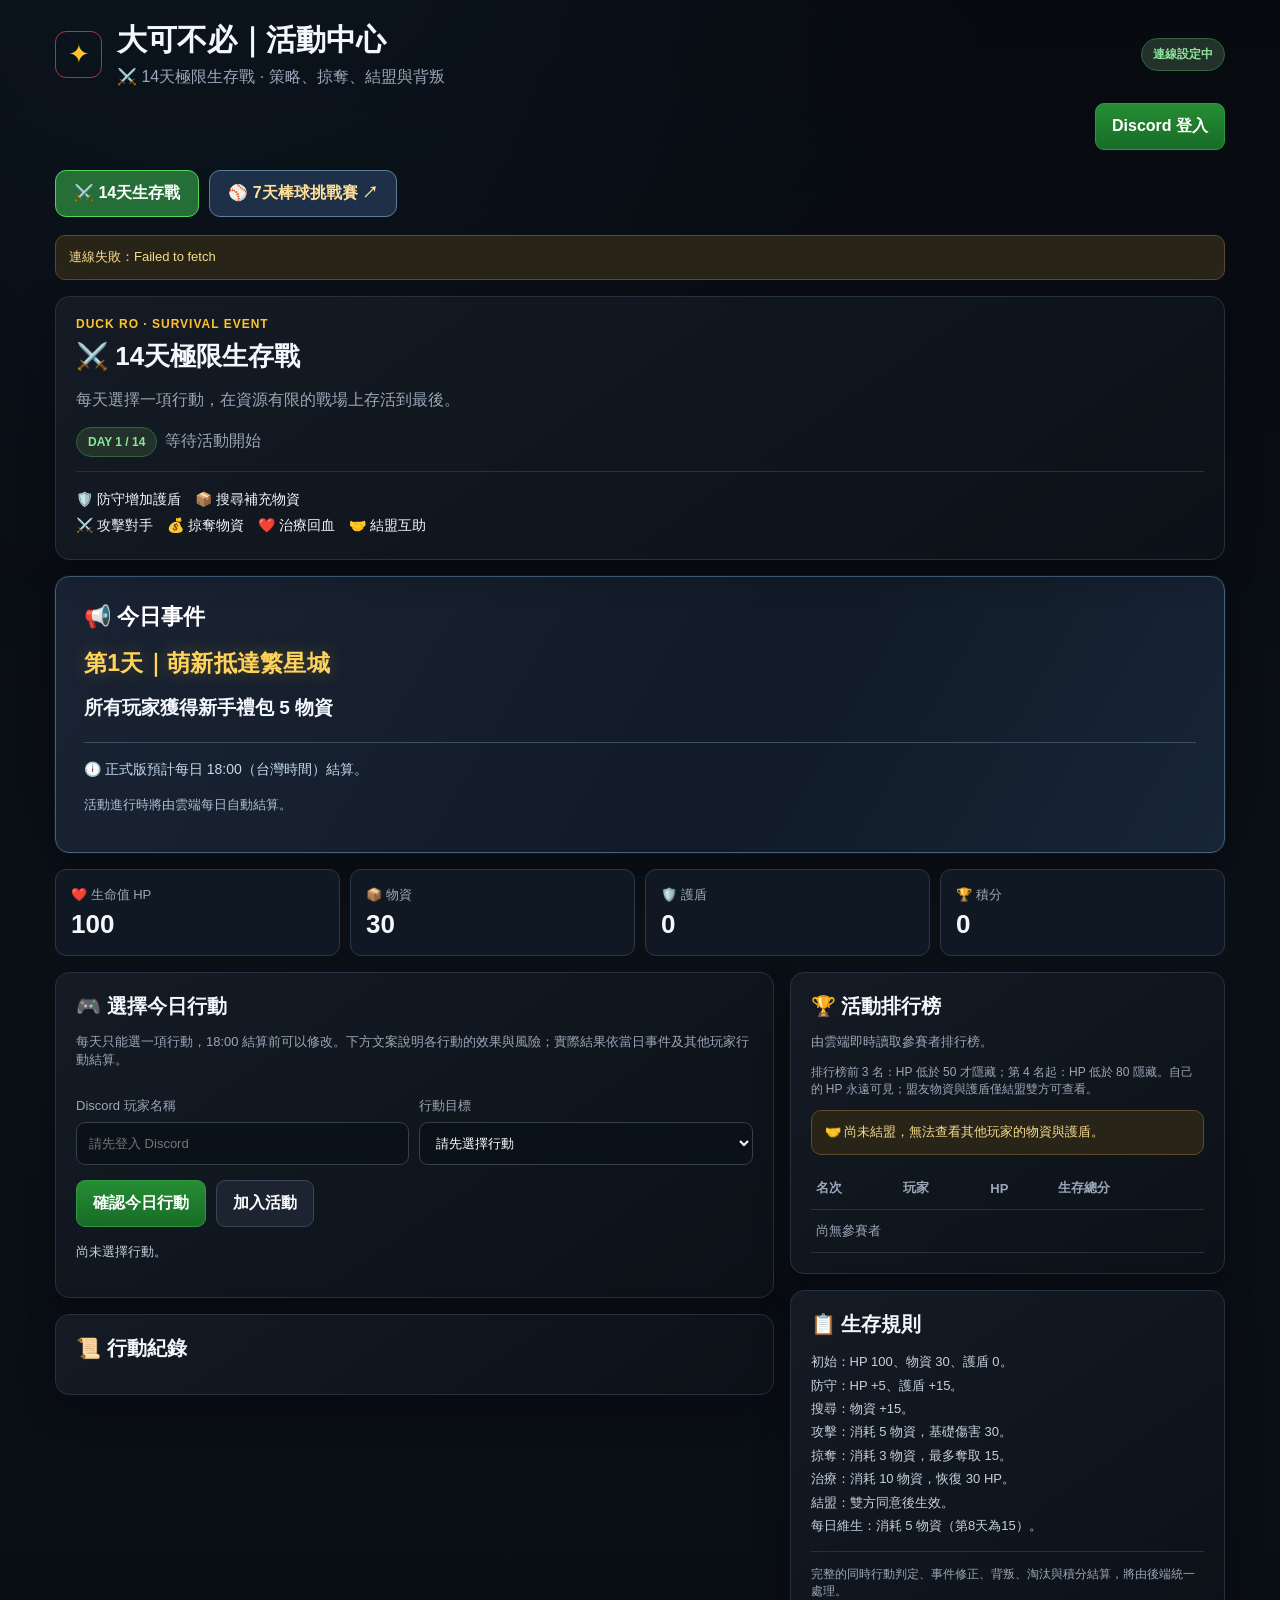
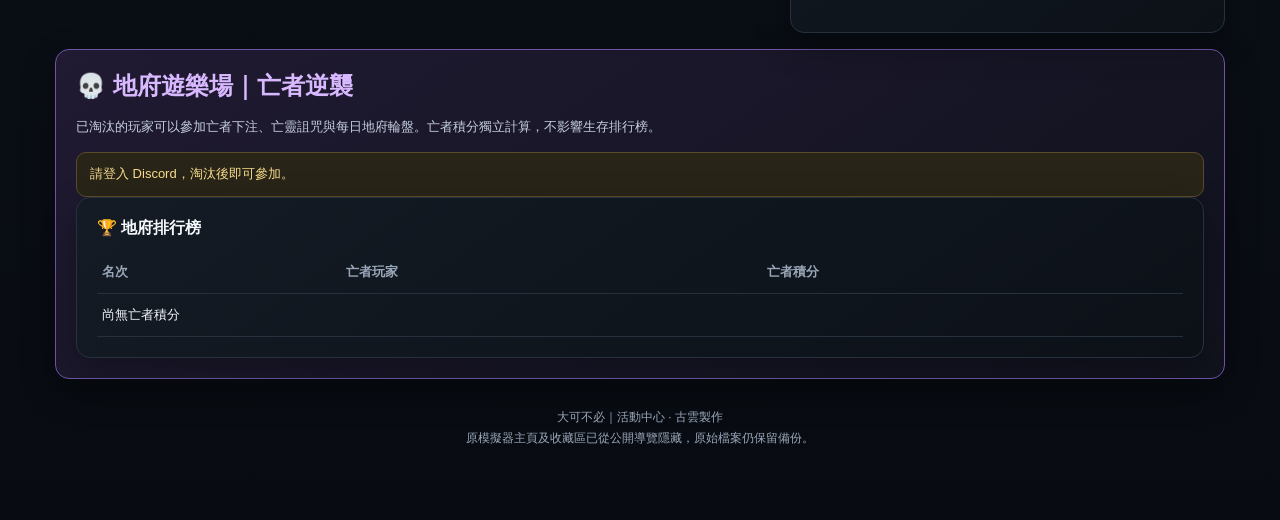
<file: survival.html>
<!DOCTYPE html>
<html lang="zh-Hant"><head><meta charset="utf-8"><meta name="viewport" content="width=device-width,initial-scale=1,viewport-fit=cover"><meta name="theme-color" content="#080c12"><title>大可不必｜活動中心</title>
<style>
:root{--bg:#080c12;--card:#10161e;--card2:#151c26;--line:#27313d;--text:#f4f7fb;--muted:#9aa7b9;--green:#55d35a;--gold:#ffc42d;--red:#ff655e;--blue:#67a0ff}
*{box-sizing:border-box}body{margin:0;background:radial-gradient(circle at 15% -10%,#16304755,transparent 32%),linear-gradient(180deg,#070a0f,#0b1017 45%,#080c12);color:var(--text);font-family:-apple-system,BlinkMacSystemFont,'Segoe UI','Noto Sans TC',sans-serif;min-height:100vh}.wrap{max-width:1200px;margin:auto;padding:20px 15px 70px}header{display:flex;align-items:center;gap:15px;flex-wrap:wrap;margin-bottom:20px}header h1{font-size:clamp(21px,3vw,30px);margin:0}header p{color:var(--muted);margin:6px 0 0}.brand{height:47px;width:47px;display:grid;place-items:center;border:1px solid #b83232;border-radius:11px;color:var(--gold);font-size:26px}.pill{display:inline-block;padding:7px 11px;background:#223129;border:1px solid #346342;border-radius:99px;color:#8ce79c;font-weight:800;font-size:12px}.right{margin-left:auto}.card{background:linear-gradient(145deg,#141b24,#0c1118);border:1px solid var(--line);border-radius:14px;padding:20px;box-shadow:0 12px 34px #0004}.hero{display:grid;grid-template-columns:1fr;gap:16px}.event-wide{width:100%;min-height:200px;padding:25px 28px;background:linear-gradient(120deg,#192333,#111b27 60%,#182537);border:1px solid #45617b;box-shadow:0 0 0 1px #29435b33,0 14px 36px #0005}.event-wide h3{font-size:22px;color:#fff;margin-bottom:16px}.event-wide #eventTitle{display:block;font-size:23px;font-weight:900;letter-spacing:.3px;color:#ffd45b;text-shadow:0 0 18px #ffbe3040}.event-wide #eventText{white-space:pre-line;font-size:19px;font-weight:700;color:#f5f9ff;line-height:1.75;margin:12px 0 18px}.event-wide .info{max-width:none}.event-wide .line{background:#3c5063}.event-wide .event-timing{font-size:14px;color:#c5d9ef}.event-wide .event-subnote{font-size:13px;color:#aebed0}@media(max-width:600px){.event-wide{padding:20px}.event-wide h3{font-size:20px}.event-wide #eventTitle{font-size:21px}.event-wide #eventText{font-size:17px}}.muted{color:var(--muted)}h2{font-size:20px;margin:0 0 12px}h3{font-size:16px;margin:0 0 12px}.hero h2{font-size:26px}.tag{color:var(--gold);font-weight:800;font-size:12px;letter-spacing:1px}.rules{line-height:1.9;font-size:14px}.stats{display:grid;grid-template-columns:repeat(4,1fr);gap:10px;margin:16px 0}.stat{padding:15px;background:#101923;border:1px solid #2a3846;border-radius:11px}.stat span{color:var(--muted);font-size:13px}.stat strong{display:block;font-size:26px;margin-top:5px}.main{display:grid;grid-template-columns:1.65fr 1fr;gap:16px}.section{margin-bottom:16px}.actions{display:grid;grid-template-columns:repeat(3,1fr);gap:10px}.action{min-height:194px;text-align:left;padding:14px;display:flex;flex-direction:column;gap:6px;background:#151e29;border:1px solid #33404f;border-radius:11px;color:var(--text);cursor:pointer}.action strong{font-size:17px}.action-slogan{font-size:13px;font-weight:700;color:#f4e3ae;line-height:1.5;min-height:38px}.action-effect{font-size:12px;font-weight:800;color:#92e8a2;background:#163427;border:1px solid #346849;border-radius:7px;padding:6px 8px;line-height:1.5}.action-note{display:block;margin-top:2px}.action small{font-size:12px;color:var(--muted);line-height:1.4}.action:hover{border-color:var(--green)}.action.selected{border-color:var(--green);background:#173121;box-shadow:0 0 0 1px #55d35a55}.action:disabled{opacity:.55;cursor:not-allowed}button,input,select{font:inherit}button.btn{padding:12px 16px;border-radius:9px;border:1px solid #3a4654;background:#1b2430;color:white;cursor:pointer;font-weight:800}button.primary{background:linear-gradient(#268d34,#176c26);border-color:#319842}button.btn:disabled{opacity:.5;cursor:not-allowed}.control{display:flex;gap:10px;flex-wrap:wrap;align-items:end;margin-top:15px}.control label{display:flex;flex-direction:column;gap:7px;color:var(--muted);font-size:13px;flex:1;min-width:180px}input,select{background:#0b1119;border:1px solid #34404e;border-radius:9px;padding:12px;color:white;min-height:43px;width:100%}.notice{padding:11px 13px;background:#282418;border:1px solid #5c4b2a;color:#f8dc8c;border-radius:10px;font-size:13px;line-height:1.6}.log{max-height:240px;overflow:auto;font-size:13px;line-height:1.7}.log div{border-bottom:1px solid var(--line);padding:9px 0}.rank{width:100%;border-collapse:collapse;font-size:13px}.rank td,.rank th{padding:12px 5px;text-align:left;border-bottom:1px solid var(--line)}.rank th{color:var(--muted)}.footer{text-align:center;color:var(--muted);font-size:12px;margin-top:28px;line-height:1.8}.line{height:1px;background:var(--line);margin:14px 0}.row{display:flex;align-items:center;gap:8px;flex-wrap:wrap}.info{font-size:13px;line-height:1.8;color:#c5d0df}.bad{color:var(--red)}.ok{color:#79df95}@media(max-width:800px){.hero,.main{grid-template-columns:1fr}.stats{grid-template-columns:repeat(2,1fr)}.actions{grid-template-columns:repeat(2,1fr)}.right{margin-left:0}}@media(max-width:420px){.actions{grid-template-columns:1fr 1fr}.card{padding:15px}.action{padding:11px;min-height:218px}.stat strong{font-size:22px}}
#apiConfig{max-width:550px}.hidden{display:none!important}#serverMessage{overflow-wrap:anywhere}
</style></head><body><div class="wrap">
<header><div class="brand">✦</div><div><h1>大可不必｜活動中心</h1><p>⚔️ 14天極限生存戰 · 策略、掠奪、結盟與背叛</p></div><span class="pill right" id="connection">連線設定中</span><div class="row" style="width:100%;justify-content:flex-end"><button class="btn primary" id="login">Discord 登入</button><button class="btn" id="logout" style="display:none">登出</button></div></header>
<nav aria-label="活動分頁" style="display:flex;gap:10px;flex-wrap:wrap;margin:0 0 18px"><a href="survival.html" aria-current="page" style="padding:12px 18px;border-radius:11px;background:#256e37;color:white;font-weight:900;text-decoration:none;border:1px solid #55d35a">⚔️ 14天生存戰</a><a href="baseball/index.html" style="padding:12px 18px;border-radius:11px;background:#1d3047;color:#ffe09a;font-weight:900;text-decoration:none;border:1px solid #607b9c">⚾ 7天棒球挑戰賽 ↗</a></nav>
<div class="notice section"><span id="serverMessage">請設定後端 API 網址，並使用 Discord 登入。</span></div>
<div class="hero section"><section class="card"><div class="tag">DUCK RO · SURVIVAL EVENT</div><h2 style="margin-top:8px">⚔️ 14天極限生存戰</h2><p class="muted">每天選擇一項行動，在資源有限的戰場上存活到最後。</p><div class="row"><span class="pill" id="day">DAY 1 / 14</span><span class="muted" id="status">等待活動開始</span></div><div class="line"></div><div class="rules">🛡️ 防守增加護盾　📦 搜尋補充物資<br>⚔️ 攻擊對手　💰 掠奪物資　❤️ 治療回血　🤝 結盟互助</div></section></div><section class="card section event-wide"><h3>📢 今日事件</h3><div class="tag" id="eventTitle">第1天｜萌新抵達繁星城</div><p class="info" id="eventText">所有玩家獲得新手禮包 5 物資</p><div class="line"></div><p class="info event-timing">🕕 正式版預計每日 18:00（台灣時間）結算。</p><p class="muted event-subnote">活動進行時將由雲端每日自動結算。</p></section>
<div class="stats"><div class="stat"><span>❤️ 生命值 HP</span><strong id="hp">100</strong></div><div class="stat"><span>📦 物資</span><strong id="supplies">30</strong></div><div class="stat"><span>🛡️ 護盾</span><strong id="shield">0</strong></div><div class="stat"><span>🏆 積分</span><strong id="points">0</strong></div></div>
<div class="main"><div><section class="card section"><h2>🎮 選擇今日行動</h2><p class="muted" style="font-size:13px">每天只能選一項行動，18:00 結算前可以修改。下方文案說明各行動的效果與風險；實際結果依當日事件及其他玩家行動結算。</p><div class="actions" id="actions"></div><div class="control"><label>Discord 玩家名稱<input id="nickname" disabled placeholder="請先登入 Discord"></label><label id="targetLabel">行動目標<select id="target"><option value="">請先選擇行動</option></select></label></div><div class="control"><button class="btn primary" id="submit">確認今日行動</button><button class="btn" id="join">加入活動</button></div><div id="allianceInvites" class="notice" style="display:none;margin:12px 0;border:1px solid #c9a85e"></div><p class="info" id="chosen" role="status" aria-live="polite">尚未選擇行動。</p></section><section class="card section"><h2>📜 行動紀錄</h2><div class="log" id="logs"></div></section></div><div><section class="card section"><h2>🏆 活動排行榜</h2><p class="muted" style="font-size:13px">由雲端即時讀取參賽者排行榜。</p><p class="muted" style="font-size:12px">排行榜前 3 名：HP 低於 50 才隱藏；第 4 名起：HP 低於 80 隱藏。自己的 HP 永遠可見；盟友物資與護盾僅結盟雙方可查看。</p><div id="allyInfo" class="notice" style="margin-bottom:12px">🤝 尚未結盟，無法查看其他玩家的物資與護盾。</div><table class="rank"><thead><tr><th>名次</th><th>玩家</th><th>HP</th><th>生存總分</th></tr></thead><tbody id="ranking"><tr><td colspan="4" class="muted">尚無參賽者</td></tr></tbody></table></section><section class="card section"><h2>📋 生存規則</h2><div class="info">初始：HP 100、物資 30、護盾 0。<br>防守：HP +5、護盾 +15。<br>搜尋：物資 +15。<br>攻擊：消耗 5 物資，基礎傷害 30。<br>掠奪：消耗 3 物資，最多奪取 15。<br>治療：消耗 10 物資，恢復 30 HP。<br>結盟：雙方同意後生效。<br>每日維生：消耗 5 物資（第8天為15）。</div><div class="line"></div><p class="muted" style="font-size:12px">完整的同時行動判定、事件修正、背叛、淘汰與積分結算，將由後端統一處理。</p></section></div></div>
<section class="card section" id="ghostPanel" style="border-color:#7055a5;background:linear-gradient(145deg,#201a32,#10121d)"><h2 style="font-size:24px;color:#d8b8ff">💀 地府遊樂場｜亡者逆襲</h2><p class="info">已淘汰的玩家可以參加亡者下注、亡靈詛咒與每日地府輪盤。亡者積分獨立計算，不影響生存排行榜。</p><div id="ghostStatus" class="notice">請登入 Discord，淘汰後即可參加。</div><div id="ghostControls" style="display:none"><div class="main section" style="margin-top:16px"><div class="card"><h3>👻 亡者下注</h3><p class="info">每天預測一名存活玩家的命運，18:00結算；截止前可修改。被攻擊＋10分、被掠奪＋15分、被淘汰＋30分。</p><div class="control"><label>預測玩家<select id="ghostBetTarget"></select></label><label>預測結果<select id="ghostPrediction"><option value="attack">遭到攻擊＋10</option><option value="raid">遭到掠奪＋15</option><option value="eliminated">遭到淘汰＋30</option></select></label></div><button class="btn primary" id="ghostBetSubmit">確認亡者下注</button><p class="info" id="ghostBetInfo"></p></div><div class="card"><h3>☠️ 亡靈詛咒</h3><p class="info">整場限用3次、每天最多1次；18:00生存結算後生效。惡鬼搶食扣3物資，偷闖家門扣5護盾。</p><div class="control"><label>詛咒目標<select id="ghostCurseTarget"></select></label><label>詛咒類型<select id="ghostCurseKind"><option value="food">🍖 惡鬼搶食（物資－3）</option><option value="shield">🚪 偷闖家門（護盾－5）</option></select></label></div><button class="btn" id="ghostCurseSubmit">施放亡靈詛咒</button><p class="info" id="ghostCurseInfo"></p></div></div><div class="card section"><h3>🎰 地府輪盤</h3><p class="info">每天免費1次：0分40%｜5分30%｜10分20%｜20分9%｜50分1%。抽中立即入帳。</p><button class="btn primary" id="ghostSpin">🎰 轉動地府輪盤</button><p id="ghostSpinInfo" class="info"></p></div></div><div class="card"><h3>🏆 地府排行榜</h3><table class="rank"><thead><tr><th>名次</th><th>亡者玩家</th><th>亡者積分</th></tr></thead><tbody id="ghostRanking"><tr><td colspan="3">尚無亡者積分</td></tr></tbody></table></div></section>
<section class="card section" id="adminPanel" style="display:none"><h2>🔐 管理員控制台</h2><p class="muted">重新開始會清空目前所有玩家與戰報，請謹慎使用。</p><div class="control"><button class="btn primary" id="adminStart">開始新活動</button><button class="btn" id="adminPause">暫停</button><button class="btn" id="adminResume">恢復</button><button class="btn" id="adminSettle">立即結算</button><button class="btn" id="adminEnd">結束活動</button></div></section><div class="footer">大可不必｜活動中心 · 古雲製作<br>原模擬器主頁及收藏區已從公開導覽隱藏，原始檔案仍保留備份。</div></div>
<script>
'use strict';
// 上傳 GitHub 前，將此網址換成你的 Railway 公開 HTTPS 網址（不要加最後的 /）。
const API_BASE='https://dakobubi-survival-backend-production.up.railway.app';
const TOKEN_KEY='dakobubi_survival_session';
const ACTIONS=[['A','🛡️','防守','今晚先保小命，你行NISSAN。','生命值＋5、護盾＋15','受到攻擊傷害減半，並阻止掠奪。'],['B','📦','搜尋','別人打生打死，我在旁邊撿垃圾！','物資＋15','深入廢墟搜尋補給，但沒有額外防禦。'],['C','⚔️','攻擊','納命來，先吃我一刀！','消耗5物資｜基礎傷害25','對指定玩家發動攻擊。'],['D','💰','掠奪','你的就是我的，我的還是我的！','消耗3物資｜最多搶15物資','對方防守則掠奪失敗。'],['E','❤️','治療','閻王叫我去，我說還沒空！','消耗10物資｜恢復30 HP','生命值最高100。'],['F','🤝','結盟','合作求生，還是伺機背叛？','雙方互選才成功','成功結盟可獲得護盾與積分加成。']];
let token=sessionStorage.getItem(TOKEN_KEY)||'',snapshot=null,choice='',target='';
const $=id=>document.getElementById(id);
const esc=s=>String(s??'').replace(/[&<>"']/g,c=>({'&':'&amp;','<':'&lt;','>':'&gt;','"':'&quot;',"'":'&#39;'}[c]));
function configured(){return /^https:\/\//.test(API_BASE)&&!API_BASE.includes('YOUR-PROJECT')}
function message(t){$('serverMessage').textContent=t}
async function api(path,method='GET',body){
 const h={};if(token)h.Authorization='Bearer '+token;if(body)h['Content-Type']='application/json';
 const r=await fetch(API_BASE+path,{method,headers:h,body:body?JSON.stringify(body):undefined,cache:'no-store'});
 const data=await r.json().catch(()=>({}));if(!r.ok)throw Error(typeof data.detail==='string'?data.detail:'伺服器回應失敗 '+r.status);return data;
}
function setLogin(){const u=snapshot?.me;$('login').style.display=u?'none':'';$('logout').style.display=u?'':'none';$('nickname').value=u?.name||'';$('adminPanel').style.display=u?.admin?'block':'none'}
function render(){
 const d=snapshot||{},g=d.game,me=d.me,p=me?.player,submitted=me?.action;
 $('connection').textContent=g?('第 '+Math.min(g.day,14)+' 天｜'+({running:'進行中',paused:'暫停中',finished:'已結束'}[g.status]||g.status)):'等待管理員開賽';
 $('day').textContent='DAY '+Math.min(g?.day||1,14)+' / 14';
 $('status').textContent=g?.deadline&&g.status==='running'?'下次結算：'+new Date(g.deadline).toLocaleString('zh-TW',{timeZone:'Asia/Taipei'}):'尚未開放行動';
 if(g?.status==='finished'){
   const winners=(d.ranking||[]).slice(0,3);
   const medals=['🥇','🥈','🥉'];
   $('eventTitle').textContent='🏆 活動結束｜生存戰前三名';
   $('eventText').style.whiteSpace='pre-line';
   $('eventText').textContent=(winners.length?winners.map((x,i)=>medals[i]+' 第'+(i+1)+'名｜'+['閻王拒收戶','差點就贏了','苟到前三名'][i]+'：'+x.name+'｜'+x.score+'分').join('\n'):'本輪尚無參賽者')+'\n\n'+((d.ghost_ranking||[]).length?'👑 地府第一名｜活閻王：'+d.ghost_ranking[0].name+'｜'+d.ghost_ranking[0].points+'亡者積分':'👑 地府第一名：本輪無得分玩家');
 }else{
   $('eventTitle').textContent=d.event?.title||'等待開賽';
   $('eventText').textContent=d.event?.description||'請等待管理員開始新活動';
 }

 for(const k of ['hp','shield','points'])$(k).textContent=p?.[k]??'—';$('supplies').textContent=p?.supply??'—';
 if(!choice&&submitted){choice=submitted.kind;target=submitted.target||''}
 const enabled=!!(me&&p?.alive&&g?.status==='running'&&new Date(g.deadline)>new Date());
 $('actions').innerHTML=ACTIONS.map(([id,emoji,name,slogan,effect,note])=>`<button type="button" class="action ${choice===id?'selected':''}" data-id="${id}" ${enabled?'':'disabled'}><strong>${emoji} ${name}</strong><span class="action-slogan">${slogan}</span><span class="action-effect">${effect}</span><small class="action-note">${note}</small></button>`).join('');
 document.querySelectorAll('.action').forEach(b=>b.onclick=()=>{choice=b.dataset.id;target='';render()});
 const needs=['C','D','F'].includes(choice);$('targetLabel').style.display=needs?'flex':'none';
 const targets=(d.players||[]).filter(x=>x.alive&&x.id!==me?.id);
 $('target').innerHTML='<option value="">請選擇目標</option>'+targets.map(x=>`<option value="${esc(x.id)}">${esc(x.name)}</option>`).join('');
 $('target').disabled=!enabled||!needs;$('target').value=targets.some(x=>x.id===target)?target:'';
 $('submit').disabled=!enabled;$('join').disabled=!me||!!p||g?.status!=='running'||g.day!==1||new Date(g.deadline)<=new Date();
 const invites=d.alliance_invites||[];
 $('allianceInvites').style.display=invites.length?'block':'none';
 $('allianceInvites').innerHTML=invites.length?'🤝 收到結盟邀請：'+invites.map(x=>'<strong>'+esc(x.name)+'</strong>').join('、')+' 向你提出結盟！請選擇「結盟」並指定對方，雙方互選才會在18:00結算時成立聯盟。':'';
 $('chosen').textContent=submitted?`今日已提交：${ACTIONS.find(x=>x[0]===submitted.kind)?.[2]||''}（截止前可更改）`:'尚未提交今日行動';
 const ally=d.ally_info; $('allyInfo').textContent=ally?`🤝 盟友：${ally.name}｜📦 物資 ${ally.supply}｜🛡️ 護盾 ${ally.shield}`:'🤝 尚未結盟，無法查看其他玩家的物資與護盾。';
 const ranks=d.ranking||[]; $('ranking').innerHTML=ranks.map((x,i)=>{const rank=ranks.findIndex(y=>Number(y.score)===Number(x.score))+1;return `<tr><td>${ranks.filter(y=>Number(y.score)===Number(x.score)).length>1?'並列':''}${rank}</td><td>${esc(x.name)}${x.alive?'':' 💀'}</td><td>${!x.alive?'💀 已淘汰':x.id===d.me?.id?(d.me.player?.hp??'—'):(x.hp==null?'🔒 隱藏':x.hp)}</td><td>${x.score} <span class="muted">(積分 ${x.points})</span></td></tr>`}).join('')||'<tr><td colspan="4">尚無參賽者</td></tr>';
 const ghost=d.ghost,ghostEnabled=!!(ghost&&g?.status==='running'&&new Date(g.deadline)>new Date());
 $('ghostStatus').textContent=ghost?('👻 亡者積分 '+ghost.points+'｜剩餘詛咒 '+ghost.curses_left+' / 3 次'):(p?.alive?'目前仍存活，淘汰後才可參加地府活動。':'請登入並參加生存戰；淘汰後即可使用地府遊樂場。');
 $('ghostControls').style.display=ghost?'block':'none';
 const ghostTargets=(d.players||[]).filter(x=>x.alive);
 const ghostOptions='<option value="">請選擇玩家</option>'+ghostTargets.map(x=>'<option value="'+esc(x.id)+'">'+esc(x.name)+'</option>').join('');
 for(const id of ['ghostBetTarget','ghostCurseTarget']){$(id).innerHTML=ghostOptions;$(id).disabled=!ghostEnabled}
 if(ghost){
   if(ghost.bet){$('ghostBetTarget').value=ghost.bet.target;$('ghostPrediction').value=ghost.bet.prediction}
   $('ghostBetInfo').textContent=ghost.bet?'今日已下注（18:00前可修改）':'今日尚未下注';
   $('ghostCurseInfo').textContent=ghost.curse?'今日已使用詛咒（不可修改）':'剩餘詛咒 '+ghost.curses_left+' 次';
   $('ghostSpinInfo').textContent=ghost.spin?('今日結果：'+ghost.spin.label+'（＋'+ghost.spin.reward+'分）'):'今日尚未轉動輪盤';
   $('ghostBetSubmit').disabled=!ghostEnabled;
   $('ghostCurseSubmit').disabled=!ghostEnabled||!!ghost.curse||ghost.curses_left<=0;
   $('ghostSpin').disabled=!ghostEnabled||!!ghost.spin;
 }
 if(g?.status==='finished'){
   const champion=(d.ghost_ranking||[])[0];
   $('ghostStatus').textContent=champion?'👑 地府第一名｜活閻王：'+champion.name+'｜'+champion.points+'亡者積分':'👑 地府第一名：本輪無得分玩家';
   $('ghostControls').style.display='none';
 }
 $('ghostRanking').innerHTML=(d.ghost_ranking||[]).map((x,i)=>'<tr><td>'+(i+1)+'</td><td>'+esc(x.name)+'</td><td>'+x.points+'</td></tr>').join('')||'<tr><td colspan="3">尚無亡者積分</td></tr>';
 $('logs').innerHTML=(d.reports||[]).map(r=>`<div><b>第 ${r.day} 天</b><div style="white-space:pre-line">${esc(r.text)}</div></div>`).join('')||'<div class="muted">尚無戰報，結算後自動公開。</div>';
 setLogin();
}
async function refresh(silent=false){if(!configured()){message('請先把 survival.html 的 API_BASE 改成 Railway 網址，再上傳 GitHub。');return}try{snapshot=await api('/state');render();if(!silent)message('已連線雲端伺服器。'+(snapshot.me?'已登入 Discord：'+snapshot.me.name:'請使用 Discord 登入。'))}catch(e){if(!silent)message('連線失敗：'+e.message)}}
async function post(path,body,ask){if(ask&&!confirm(ask))return;try{snapshot=await api(path,'POST',body);choice='';target='';render();message('操作成功，資料已同步至雲端。')}catch(e){alert(e.message)}}
$('ghostBetSubmit').onclick=()=>{const target=$('ghostBetTarget').value;if(!target)return alert('請選擇預測玩家');post('/ghost/bet',{target,prediction:$('ghostPrediction').value})};
$('ghostCurseSubmit').onclick=()=>{const target=$('ghostCurseTarget').value;if(!target)return alert('請選擇詛咒目標');post('/ghost/curse',{target,kind:$('ghostCurseKind').value},'詛咒每場只有3次，每天最多1次，送出後不可修改。確定使用？')};
$('ghostSpin').onclick=()=>post('/ghost/spin',{});
$('login').onclick=()=>{if(!configured())return alert('請先設定 API_BASE');location.href=API_BASE+'/auth/login'};
$('logout').onclick=async()=>{try{await api('/auth/logout','POST')}catch(e){}token='';sessionStorage.removeItem(TOKEN_KEY);snapshot=null;choice='';target='';await refresh()};
$('target').onchange=e=>{target=e.target.value};
$('join').onclick=()=>post('/join',{},'確認加入這一輪14天生存戰？');
$('submit').onclick=()=>{if(!choice)return alert('請先選擇行動');if(['C','D','F'].includes(choice)&&!$('target').value)return alert('請選擇目標');post('/action',{kind:choice,target:['C','D','F'].includes(choice)?$('target').value:null})};
for(const [id,path,confirmText] of [['adminStart','start','開始新活動會清空所有舊玩家、行動與戰報，確定？'],['adminPause','pause',null],['adminResume','resume',null],['adminSettle','settle','確定立即結算今天？'],['adminEnd','end','確定結束活動？']])$(id).onclick=()=>post('/admin/'+path,{},confirmText);
(async()=>{
 const hash=new URLSearchParams(location.hash.slice(1));const ticket=hash.get('ticket');
 if(ticket){history.replaceState(null,'',location.pathname+location.search);try{const r=await api('/auth/exchange','POST',{ticket});token=r.token;sessionStorage.setItem(TOKEN_KEY,token)}catch(e){message('Discord 登入失敗：'+e.message)}}
 await refresh();setInterval(()=>refresh(true),30000);
})();
</script></body></html>
</file>
<file: baseball/style.css>
:root{color-scheme:dark;--bg:#08121e;--panel:#132337;--line:#294056;--text:#f6f9ff;--muted:#9fb1c8;--gold:#ffc554;--green:#5be4a6}*{box-sizing:border-box}body{margin:0;font-family:system-ui,-apple-system,'Noto Sans TC',sans-serif;background:radial-gradient(ellipse at top,#153452 0%,#08121e 63%);color:var(--text)}button,input{font:inherit}button{cursor:pointer;transition:filter .12s,transform .12s}button:hover:not(:disabled){filter:brightness(1.14)}button:active:not(:disabled){transform:scale(.98)}button:disabled{opacity:.38;cursor:not-allowed}.shell{max-width:1200px;margin:auto;padding:22px}header{display:flex;justify-content:space-between;align-items:center;margin-bottom:20px}.brand{display:flex;align-items:center;gap:12px}.logo{display:grid;place-items:center;width:52px;height:52px;font-size:31px;background:#254762;border-radius:14px}.brand small{color:var(--gold);letter-spacing:2px}.brand h1{font-size:23px;margin:3px 0}.chip{border:1px solid #45637b;padding:8px 12px;border-radius:99px;font-size:12px;color:var(--green)}.hero{display:flex;justify-content:space-between;align-items:center;gap:16px;border:1px solid #304d64;background:linear-gradient(120deg,#203d54,#132337);padding:28px;border-radius:20px;margin-bottom:20px}.hero h2{font-size:28px;margin:8px 0}.hero p{color:#b5c8d8;margin:0 0 22px}.eyebrow{color:var(--gold);font-weight:800;letter-spacing:2px;font-size:12px}.hero-art{text-align:center;font-size:72px;color:var(--gold);padding:14px 18px}.hero-art span{display:block;font-size:12px;font-weight:900;letter-spacing:4px}.metrics{display:flex;gap:32px;flex-wrap:wrap}.metrics>div{display:flex;flex-direction:column;gap:6px}.metrics small,.stat-grid small{color:var(--muted)}.metrics strong{font-size:18px}.layout{display:grid;grid-template-columns:minmax(0,1.55fr) minmax(300px,1fr);gap:18px}.left,.right{display:flex;flex-direction:column;gap:18px;min-width:0}.panel{background:var(--panel);border:1px solid #2b4158;border-radius:18px;padding:20px}.panel h3{font-size:18px;margin:0 0 14px}.identity label{font-weight:700;display:block;margin-bottom:8px}.identity-row{display:flex;gap:8px}input{flex:1;min-width:0;background:#091725;color:white;border:1px solid #476078;border-radius:11px;padding:13px}input:focus{outline:2px solid var(--gold)}.identity small,.hint,#boardNote{display:block;color:var(--muted);margin-top:10px;line-height:1.5}.secondary,.ghost{background:#254259;color:#f4f9ff;border:1px solid #476780;border-radius:10px;padding:11px 15px}.ghost{font-size:12px}.primary{border:0;background:linear-gradient(#ffdc76,#f1a728);color:#332000;font-weight:900;padding:15px 18px;border-radius:13px}.hit{border:0;background:linear-gradient(#ff765d,#ed4037);color:white;font-size:21px;font-weight:900;border-radius:13px;padding:13px 18px}.hit small{font-size:11px;display:block}.stadium{padding:14px}.stadium-top{display:flex;justify-content:space-between;padding:6px 7px 13px;font-weight:800}.stadium-top span:last-child{color:var(--gold)}.field{height:330px;background:linear-gradient(#254b68 0 23%,#3f8557 23% 100%);border-radius:12px;overflow:hidden;position:relative}.stands{position:absolute;top:0;width:100%;height:25%;background:repeating-linear-gradient(90deg,#365471 0 14px,#25415c 14px 25px);border-bottom:8px solid #e3ba60}.diamond{position:absolute;bottom:-105px;left:50%;transform:translateX(-50%) rotate(45deg);width:300px;height:300px;background:linear-gradient(135deg,#69ae69,#397f4c);border:7px solid #debd81;box-shadow:0 0 0 80px #458d58}.mound{position:absolute;left:43%;top:45%;width:40px;height:40px;border-radius:50%;background:#d9aa6f}.base{position:absolute;width:14px;height:14px;background:white;box-shadow:0 0 5px #fff}.second{top:-9px;left:50%}.first{right:-10px;top:50%}.third{left:-10px;top:50%}.home{bottom:-9px;left:50%}.pitcher,.batter,.ball,.result-flash{position:absolute;transform:rotate(-45deg);z-index:2}.pitcher{left:43%;top:42%;font-size:28px}.batter{bottom:9px;left:50%;font-size:40px;transform:rotate(-45deg)}.batter.swing{animation:bat .3s ease}.ball{width:14px;height:14px;border-radius:50%;background:white;box-shadow:0 0 11px white;left:49%;top:46%;opacity:0}.result-flash{left:10%;top:26%;width:80%;text-align:center;transform:rotate(-45deg);font-size:25px;white-space:nowrap;font-weight:1000;color:#fff4b8;text-shadow:0 3px 10px #000;pointer-events:none}@keyframes bat{50%{transform:rotate(40deg) scale(1.3)}}.field-text{position:absolute;bottom:9px;left:10px;font-size:10px;font-weight:800;letter-spacing:2px;color:#e3ffea}.timing{padding:18px 9px 8px}.timing-label{display:flex;justify-content:space-between;font-size:12px;color:var(--muted);margin-bottom:8px}.meter{height:21px;background:linear-gradient(90deg,#bf3d46,#e8b54c 31%,#82c889 43%,#55e2ab 50%,#82c889 57%,#e8b54c 69%,#bf3d46);border-radius:6px;position:relative;border:2px solid #62819b}.sweet{position:absolute;height:100%;left:43%;width:14%;background:rgba(42,245,153,.16)}
.bullseye{position:absolute;left:50%;top:-5px;height:27px;width:3px;transform:translateX(-50%);background:#fff;box-shadow:0 0 0 2px #16304b,0 0 8px #fff;z-index:1}
.timing-hint strong{color:#fff1a8}
.danger{background:#8d2933;color:#fff;border:1px solid #ff8181;border-radius:10px;padding:12px;font-weight:800}
[hidden]{display:none!important}.needle{position:absolute;top:-7px;left:0%;height:32px;width:4px;background:white;border-radius:4px;box-shadow:0 0 10px white}.timing-hint{font-size:12px;color:var(--muted);margin-top:10px;text-align:center}.controls{display:grid;grid-template-columns:1fr 1fr;gap:12px;margin:13px 0 0}.play-msg{text-align:center;color:var(--muted);font-size:13px;min-height:23px;margin-top:11px}.rules-grid{display:grid;grid-template-columns:1fr 1fr;gap:16px}.rules-grid div{display:flex;flex-direction:column;gap:5px}.rules-grid small{color:var(--muted);margin-left:25px}.stat-grid{display:grid;grid-template-columns:repeat(2,1fr);gap:12px}.stat-grid>div{padding:14px;background:#1d3449;border-radius:12px;display:flex;flex-direction:column;gap:5px}.stat-grid strong{font-size:30px;color:var(--gold)}.recent{margin-top:15px}.recent h4{margin:0 0 10px}.recent #history{display:flex;gap:6px;flex-wrap:wrap;color:var(--muted);font-size:12px}.pill{background:#27435a;border-radius:30px;padding:7px 9px}.pill.hr{background:#6d4f1e;color:#ffe392}.panel-heading{display:flex;align-items:center;justify-content:space-between;margin-bottom:14px}.panel-heading h3{margin:0}.leader-row{display:grid;grid-template-columns:28px minmax(0,1fr) auto;align-items:center;gap:10px;padding:12px 3px;border-bottom:1px solid #304256}.leader-row:last-child{border-bottom:0}.rank{color:var(--gold);font-weight:900}.leader-name{overflow-wrap:anywhere;font-weight:700}.leader-sub{color:var(--muted);font-size:11px;margin-top:4px}.leader-score{font-weight:900;color:#ffdc80}.empty{color:var(--muted);padding:24px;text-align:center}.full{width:100%}footer{color:#899ab0;text-align:center;font-size:12px;padding:26px}@media(max-width:800px){.layout{grid-template-columns:1fr}.hero-art{display:none}.hero{padding:20px}.hero h2{font-size:23px}.shell{padding:12px}.brand h1{font-size:19px}.metrics{gap:18px}.field{height:280px}.panel{padding:15px}}@media(prefers-reduced-motion:reduce){*{animation-duration:.01ms!important}}

.account-tools{display:flex;align-items:center;gap:10px;flex-wrap:wrap;justify-content:flex-end}.discord-login{background:#5865f2;color:white;border:1px solid #8893ff;border-radius:12px;padding:12px 18px;font-weight:900;box-shadow:0 4px 18px #5865f244}.discord-login:disabled{opacity:.85;cursor:default;background:#256e55;border-color:#5ac9a0}@media(max-width:560px){header{align-items:flex-start;gap:10px}.account-tools{flex-direction:column;align-items:flex-end}.discord-login{padding:10px 12px;font-size:13px}.chip{font-size:10px}.brand h1{font-size:17px}}

/* Baseball characters and three-second pitcher introduction */
.pitcher-banner{display:flex;align-items:center;gap:13px;padding:12px 16px;margin-bottom:12px;border:1px solid #457aaf;border-radius:14px;background:linear-gradient(110deg,#203c61,#102035)}
.pitcher-banner small{display:block;color:#b5d2ed;font-size:12px}.pitcher-banner strong{display:block;font-size:25px;color:#ffdf79;margin-top:3px}.pitcher-avatar{font-size:30px;background:#274b73;border-radius:50%;width:55px;height:55px;display:grid;place-items:center}.pitcher-speed{margin-left:auto;text-align:right}.pitcher-speed strong{font-size:16px}
.diamond .person{z-index:5;display:flex;flex-direction:column;align-items:center;justify-content:center;line-height:1;filter:drop-shadow(0 3px 4px #102c35)}
.diamond .pitcher{top:34%;left:41%;width:64px;height:86px;transform:rotate(-45deg)}.person-cap{font-size:26px}.person-face{font-size:15px;color:#ffe4c4;background:#efb78e;border-radius:50%;padding:5px}.person-body{font-size:28px}.person-glove{position:absolute;right:-3px;bottom:21px;font-size:19px}
.diamond .batter{bottom:5px;left:47%;width:74px;height:90px;transform:rotate(-45deg)}.batter-head{font-size:28px}.batter-body{font-size:30px}.batter-bat{position:absolute;right:-12px;top:5px;font-size:37px;transform:rotate(-30deg)}.batter.swing{animation:bat .3s ease}
.countdown{position:absolute;inset:0;z-index:9;display:grid;place-items:center;background:#06142680;color:#fff3a4;font-size:clamp(100px,18vw,190px);font-weight:1000;text-shadow:0 4px 10px #000,0 0 35px #ffb735;pointer-events:none}.countdown[hidden]{display:none}
.field{background:linear-gradient(#3d8fd4 0 22%,#3d8c61 22% 100%)}.stands{background:repeating-linear-gradient(90deg,#264a75 0 13px,#39668f 13px 26px)}.stadium{border-color:#42719c}

/* v20261009b: true side-view stadium with separate batter and pitcher */
.ballpark{height:420px;isolation:isolate;background:linear-gradient(#278cdd 0%,#78c6ff 44%,#70ba68 45%,#318343 78%,#b77648 79%);border:2px solid #4c8fd1;overflow:hidden}
.ballpark .sky{position:absolute;inset:0 0 52%;background:radial-gradient(ellipse at 25% 25%,#e6f7ff 0 5%,transparent 19%),linear-gradient(#1665ae,#72c6ff);z-index:0}
.ballpark .scoreboard{position:absolute;top:22%;left:38%;width:24%;padding:10px 3px;border:6px solid #1e3c63;border-radius:5px;text-align:center;background:#122b4e;color:#ffdb75;font-size:15px;font-weight:1000;letter-spacing:2px;box-shadow:0 8px 0 #17375a}.ballpark .scoreboard small{display:block;font-size:8px;color:white}
.ballpark .floodlight{position:absolute;top:14%;font-size:21px;color:white;text-shadow:0 0 10px #fff}.ballpark .leftlight{left:5%}.ballpark .rightlight{right:5%}
.ballpark .crowd{position:absolute;top:35%;height:16%;width:100%;background:radial-gradient(circle,#fff7a8 1px,transparent 2px) 0 0/9px 8px,linear-gradient(#2c4870,#405d82);border-bottom:7px solid #1d3d66;z-index:1}
.ballpark .outfield{position:absolute;top:51%;bottom:0;width:100%;background:repeating-linear-gradient(110deg,#4da052 0 48px,#3e9149 48px 96px);z-index:1}
.ballpark .infield{position:absolute;bottom:-16%;left:17%;width:75%;height:44%;background:#b67c50;border:7px solid #e2a77a;border-radius:50%;z-index:2}
.ballpark .pitch-mound{position:absolute;top:62%;left:49%;width:90px;height:25px;border-radius:50%;background:#d6a471;transform:translateX(-50%);z-index:3}
.ballpark .plate{position:absolute;bottom:4%;left:47%;width:55px;height:20px;background:#f9f6eb;clip-path:polygon(0 0,100% 0,100% 55%,50% 100%,0 55%);z-index:4}
.ballpark .foul-line{position:absolute;bottom:9%;height:4px;background:#fff9de;transform-origin:left;z-index:3}.ballpark .foul-left{left:49%;width:75%;transform:rotate(157deg)}.ballpark .foul-right{left:49%;width:75%;transform:rotate(22deg)}
.ballpark .cartoon-pitcher{position:absolute;left:50%;top:37%;width:74px;height:120px;transform:translateX(-50%);z-index:5;filter:drop-shadow(0 4px 3px #14233c66);transition:transform .25s}
.toon-cap{position:absolute;top:0;left:18px;width:40px;height:22px;background:#163b73;border-radius:23px 23px 3px 3px;color:white;font-size:14px;font-weight:1000;text-align:center;border:2px solid #071c36;z-index:3}
.toon-head{position:absolute;top:15px;left:15px;width:45px;height:40px;border-radius:43%;background:#f2bb90;border:3px solid #1c2538;z-index:2}.toon-head i{display:inline-block;width:5px;height:5px;background:#151a2b;border-radius:50%;margin:18px 0 0 11px}
.toon-shirt{position:absolute;top:51px;left:11px;width:51px;height:44px;border-radius:12px 12px 5px 5px;background:#f2f7ff;border:3px solid #173b69;text-align:center;font-size:20px;padding-top:7px}.toon-legs{position:absolute;top:90px;left:11px;color:#d7e2ef;font-size:22px;white-space:nowrap}.toon-glove{position:absolute;top:52px;right:-6px;font-size:24px}
.ballpark .cartoon-batter{position:absolute;bottom:10%;left:19%;height:205px;width:125px;z-index:6;filter:drop-shadow(0 7px 3px #10243b88);transform-origin:65% 83%}
.toon-helmet{position:absolute;top:10px;left:27px;width:81px;height:68px;border-radius:52% 52% 30% 28%;background:linear-gradient(120deg,#0d213d,#293b5d);border:4px solid #071528;z-index:4}.toon-helmet:after{content:'';position:absolute;bottom:-8px;right:-12px;width:39px;height:13px;background:#152c4b;border-radius:30px}
.toon-face{position:absolute;top:65px;left:38px;width:58px;height:44px;border-radius:45%;background:#f3c29c;border:3px solid #1c2538;z-index:3}
.toon-jersey{position:absolute;top:102px;left:28px;width:75px;height:69px;border-radius:22px 20px 9px 9px;background:linear-gradient(100deg,#182d50,#0c172e);border:4px solid #081426;color:#f8f8ff;font-size:28px;font-weight:1000;text-align:center;padding-top:13px;z-index:2}
.toon-pants{position:absolute;top:160px;left:32px;width:70px;height:32px;background:#dbe2ee;border:3px solid #19243b;border-radius:4px 4px 14px 14px}.toon-shoes{position:absolute;bottom:0;left:23px;color:#071426;font-size:26px}
.toon-bat{position:absolute;top:-21px;left:31px;width:18px;height:146px;border-radius:15px;background:linear-gradient(90deg,#9b592c,#f6c37d,#a56631);border:2px solid #78441f;transform:rotate(-31deg);z-index:5;transform-origin:bottom}
.cartoon-batter.swing .toon-bat{animation:cartoonSwing .28s ease}@keyframes cartoonSwing{50%{transform:rotate(80deg)}}
.ballpark .ball{z-index:8;left:50%;top:59%;width:17px;height:17px;background:radial-gradient(circle at 30% 30%,white 35%,#e2e7f0 70%);border:2px solid #dc5252}
.ballpark .result-flash{z-index:10;transform:none;top:42%;left:10%;font-size:clamp(20px,4vw,32px)}
.ballpark .countdown{z-index:12;background:#0c1b3588}
@media(max-width:650px){.ballpark{height:330px}.ballpark .cartoon-batter{transform:scale(.72);transform-origin:bottom left;left:10%;bottom:9%}.ballpark .cartoon-pitcher{transform:translateX(-50%) scale(.82);transform-origin:top center}.ballpark .scoreboard{font-size:10px}}

/* v20261009c - single visual swing cue in the actual field, no bottom meter */
.swing-cue{margin:12px 2px 4px;padding:13px 16px;border:1px solid #4a81b1;border-radius:12px;background:#102b48;color:#b9e9ff;font-size:16px;font-weight:900;text-align:center;transition:background .12s}
.swing-cue.ready{background:#176c48;border-color:#6cffac;color:#fff4ad;box-shadow:0 0 20px #55f4a766;animation:readyPulse .25s infinite alternate}
@keyframes readyPulse{to{filter:brightness(1.3)}}
.strike-zone{position:absolute;z-index:7;left:50%;top:53%;width:100px;height:100px;transform:translateX(-50%);border:3px solid #c6f4ff;border-radius:7px;box-shadow:0 0 12px #69d6ff, inset 0 0 20px #1d5c9677;background:#5ad2ff16;pointer-events:none}
.strike-zone span{position:absolute;left:50%;bottom:-32px;transform:translateX(-50%);white-space:nowrap;background:#0d294acc;color:#d2f6ff;border-radius:6px;padding:4px 8px;font-size:11px;font-weight:900}
.strike-center{position:absolute;left:50%;top:50%;width:18px;height:18px;border:3px solid #ffe17e;border-radius:50%;transform:translate(-50%,-50%);box-shadow:0 0 12px #ffe17e}
.strike-zone.ready{border-color:#67ffa1;box-shadow:0 0 32px #43ff91,inset 0 0 32px #43ff9188;background:#43ff9140}.strike-zone.ready span{background:#1b8054;color:#fff;font-size:16px}
@media(max-width:650px){.strike-zone{top:51%;width:76px;height:76px}}

/* Detailed game-stage illustration v20261009d */
.ballpark.illustrated{height:470px;background:#2369a3 url('./stadium-art.svg') center center/cover no-repeat;border:3px solid #54b8ff;box-shadow:inset 0 0 0 3px #081e3d,0 10px 36px #061a3977;position:relative}
.ballpark.illustrated:before{content:'';position:absolute;inset:0;pointer-events:none;background:linear-gradient(180deg,#061c4a00 40%,#03142b33 100%);z-index:2}
.stadium-shine{position:absolute;inset:0;background:radial-gradient(ellipse at 50% 38%,#ffffff22,transparent 47%);pointer-events:none}
.stadium-title{position:absolute;left:15px;top:14px;z-index:4;padding:7px 12px;background:#0c2c5cbf;color:#e5f5ff;border:1px solid #63baf4;border-radius:7px;font-weight:900;font-size:12px;letter-spacing:1px}
.ballpark.illustrated .cartoon-pitcher{top:49%;left:50%;transform:translateX(-50%) scale(1.18);transform-origin:top center}
.ballpark.illustrated .cartoon-batter{bottom:6%;left:13%;transform:scale(1.45);transform-origin:bottom left}
.ballpark.illustrated .strike-zone{top:54%;left:52%;width:112px;height:130px;z-index:8;background:#42bbff1c;box-shadow:0 0 18px #5ae1ff}
.ballpark.illustrated .strike-zone.ready{background:#54ff8655;box-shadow:0 0 35px #4dff8b}
.ballpark.illustrated .ball{z-index:9;filter:drop-shadow(0 0 6px #fff)}
.ballpark.illustrated .countdown{font-size:160px}
.ballpark.illustrated .result-flash{left:35%;top:37%;font-size:clamp(26px,5vw,42px);color:#ffe898;text-shadow:0 4px 3px #08172f,0 0 16px #ffd44e}
@media(max-width:650px){.ballpark.illustrated{height:360px}.ballpark.illustrated .cartoon-batter{transform:scale(.88);left:4%;bottom:6%}.ballpark.illustrated .cartoon-pitcher{transform:translateX(-50%) scale(.85);top:49%}.ballpark.illustrated .strike-zone{width:80px;height:92px;left:54%;top:52%}.stadium-title{font-size:9px}}

/* v20261009e: actual illustrated SVG anime-style chibi players */
.ballpark.illustrated .illustrated-pitcher{width:120px;height:185px;top:46%;left:50%;transform:translateX(-50%);transform-origin:50% 95%;z-index:6;filter:drop-shadow(0 7px 5px #091b3266)}
.ballpark.illustrated .illustrated-batter{width:250px;height:355px;left:2%;bottom:0;transform:none;transform-origin:48% 80%;z-index:9;filter:drop-shadow(0 12px 7px #06142988)}
.illustrated-pitcher img,.illustrated-batter img{display:block;width:100%;height:100%;object-fit:contain;user-select:none;pointer-events:none}
.ballpark.illustrated .illustrated-batter.swing{animation:chibiBatterSwing .42s cubic-bezier(.2,.8,.2,1)}
@keyframes chibiBatterSwing{0%{transform:rotate(0deg)}30%{transform:rotate(-14deg) translateX(8px)}65%{transform:rotate(11deg) translateX(15px)}100%{transform:rotate(0deg)}}
.ballpark.illustrated .illustrated-pitcher.throwing{animation:chibiPitch .55s ease-in-out}
@keyframes chibiPitch{0%{transform:translateX(-50%) rotate(-8deg)}50%{transform:translateX(-50%) rotate(14deg) translateY(6px)}100%{transform:translateX(-50%) rotate(0deg)}}
.ballpark.illustrated .strike-zone{z-index:10}.ballpark.illustrated .ball{z-index:11}.ballpark.illustrated .countdown{z-index:13}.ballpark.illustrated .result-flash{z-index:12}
@media(max-width:650px){.ballpark.illustrated .illustrated-batter{width:160px;height:250px;left:0;bottom:-2%;transform:none}.ballpark.illustrated .illustrated-pitcher{width:82px;height:128px;top:46%;transform:translateX(-50%)}.ballpark.illustrated .illustrated-batter.swing{animation:chibiBatterSwing .42s cubic-bezier(.2,.8,.2,1)}}

/* v20261009f — correct depth, scale and baseball composition.
   Pitcher is BEHIND the batting target; batter and bat are one connected SVG. */
.ballpark.illustrated.cinematic{height:510px;background-position:center 48%;overflow:hidden}
.ballpark.cinematic .illustrated-pitcher{top:39%;left:50%;width:75px;height:116px;transform:translateX(-50%);z-index:5;filter:drop-shadow(0 4px 3px #071b2970)}
.ballpark.cinematic .illustrated-batter{left:3%;bottom:0;width:235px;height:355px;transform:none;z-index:9;filter:drop-shadow(3px 12px 8px #0616298c)}
.ballpark.cinematic .strike-zone{left:65%;top:57%;width:105px;height:116px;transform:translateX(-50%);z-index:7;border:3px solid #a3e8ff;box-shadow:0 0 16px #2ab9ff;background:#55b7ff13}
.ballpark.cinematic .strike-zone span{bottom:-29px}
.ballpark.cinematic .ball{z-index:10}
.ballpark.cinematic .illustrated-pitcher.throwing{animation:cinematicPitch .55s ease-in-out}
@keyframes cinematicPitch{0%{transform:translateX(-50%) rotate(-5deg)}40%{transform:translateX(-50%) rotate(10deg)}100%{transform:translateX(-50%) rotate(0)}}
.ballpark.cinematic .illustrated-batter.swing{animation:cinematicSwing .38s ease-out}
@keyframes cinematicSwing{0%{transform:rotate(0)}30%{transform:rotate(-10deg)}65%{transform:rotate(8deg)}100%{transform:rotate(0)}}
.ballpark.cinematic .result-flash{left:43%;top:27%;z-index:12}
.ballpark.cinematic .stadium-title{background:#092a4cb8}
@media(max-width:650px){
 .ballpark.illustrated.cinematic{height:375px}
 .ballpark.cinematic .illustrated-pitcher{top:40%;left:50%;width:52px;height:82px;transform:translateX(-50%)}
 .ballpark.cinematic .illustrated-batter{left:0;bottom:0;width:147px;height:220px;transform:none}
 .ballpark.cinematic .strike-zone{left:70%;top:55%;width:74px;height:82px}
 .ballpark.cinematic .illustrated-batter.swing{animation:cinematicSwing .38s ease-out}
}

/* Broadcast baseball game UI — reference-inspired, all controls remain live */
.shell{max-width:1480px}
.layout{grid-template-columns:minmax(0,2.05fr) minmax(280px,.85fr)}
.ballpark.broadcast{height:570px;background-position:center center;border:2px solid #65bcff;border-radius:14px;box-shadow:0 0 0 3px #082f5b,0 12px 36px #010d1d}
.ballpark.broadcast .stadium-title{top:15px;left:16px;font-size:20px;letter-spacing:2px;display:flex;flex-direction:column;align-items:flex-start;gap:3px;padding:12px 20px;background:linear-gradient(125deg,#113a6b,#071c38e8);border:1px solid #65c9ff;box-shadow:0 3px 16px #031b38a8}
.ballpark.broadcast .stadium-title small{font-size:9px;letter-spacing:3px}
.ballpark.broadcast .field-score{position:absolute;z-index:13;top:15px;right:16px;display:flex;gap:0;border:1px solid #4ca4f7;border-radius:9px;background:#071a35e8;box-shadow:0 4px 14px #07152ba8}
.field-score>div{padding:10px 15px;min-width:65px;text-align:center;border-right:1px solid #4d729f77}.field-score>div:last-child{border:0}.field-score small{display:block;color:#c5d9f4;font-size:11px}.field-score b{display:block;font-size:25px;color:#ffcc54}
.ballpark.broadcast .field-counter,.ballpark.broadcast .field-next{position:absolute;bottom:15px;z-index:13;background:#09274be9;border:1px solid #4aa4ef;padding:11px 15px;border-radius:10px;color:#d6e8ff;font-size:12px;box-shadow:0 5px 13px #091a34a8}
.ballpark.broadcast .field-counter{left:15px}.ballpark.broadcast .field-next{right:15px}
.ballpark.broadcast .field-counter strong,.ballpark.broadcast .field-next strong{display:block;font-size:19px;color:#fff}
.ballpark.broadcast .illustrated-batter{width:285px;height:435px;left:1%;bottom:0;z-index:9}
.ballpark.broadcast .illustrated-pitcher{width:63px;height:96px;left:50%;top:47%;z-index:6}
.ballpark.broadcast .strike-zone{left:55%;top:61%;width:120px;height:150px;z-index:10;border:3px solid #a1dbff;box-shadow:0 0 22px #62c7ff,inset 0 0 20px #6ac8ff44;background:#78bfff12}
.ballpark.broadcast .strike-zone span{bottom:-30px}
.ballpark.broadcast .ball{z-index:12}
.ballpark.broadcast .result-flash{top:29%;left:38%;font-size:clamp(25px,3.5vw,40px);z-index:14}
.ballpark.broadcast .countdown{z-index:15}
.pitcher-banner{background:linear-gradient(100deg,#1b436b,#0b1c36);border-color:#4c9be5}
.pitcher-banner strong{color:#ffcc59}
.stadium .controls{gap:14px}.stadium .controls button{font-size:21px;min-height:70px;border-radius:13px;font-weight:900}
.stadium .controls .primary{background:linear-gradient(#ffdb75,#f1ac28);color:#152239}
.stadium .controls .hit{background:linear-gradient(#d86670,#923442);color:white}
.swing-cue{background:#082747;border-color:#357cbd;font-size:17px}
.swing-cue.ready{background:#16734c;border-color:#8dffc3}
@media(max-width:1100px){.layout{grid-template-columns:minmax(0,1fr)}.ballpark.broadcast{height:510px}}
@media(max-width:650px){.ballpark.broadcast{height:370px}.ballpark.broadcast .illustrated-batter{width:165px;height:250px;left:0}.ballpark.broadcast .illustrated-pitcher{width:42px;height:67px;top:47%}.ballpark.broadcast .strike-zone{left:60%;top:58%;width:77px;height:94px}.ballpark.broadcast .stadium-title{font-size:12px;padding:8px}.ballpark.broadcast .stadium-title small{font-size:7px}.ballpark.broadcast .field-score{top:10px;right:8px}.field-score>div{padding:6px;min-width:42px}.field-score small{font-size:9px}.field-score b{font-size:16px}.ballpark.broadcast .field-counter,.ballpark.broadcast .field-next{padding:6px 8px;font-size:9px;bottom:8px}.ballpark.broadcast .field-counter strong,.ballpark.broadcast .field-next strong{font-size:12px}.stadium .controls button{font-size:16px;min-height:60px}}

/* v20261009h — the actual reference artwork, enabled automatically once
   baseball/baseball-stadium-anime.jpg is uploaded to this GitHub repo. */
.ballpark.anime-stage{background-image:url('./baseball-stadium-anime.jpg'),url('./stadium-art.svg');background-position:center center;background-size:100% 100%;aspect-ratio:1492/690;height:auto;min-height:0}
.ballpark.anime-stage .illustrated-batter,.ballpark.anime-stage .illustrated-pitcher{display:none!important}
.ballpark.anime-stage .stadium-title{display:none}
.ballpark.anime-stage .field-score{top:13px;right:13px;z-index:16;background:#061b38f2}
.ballpark.anime-stage .field-counter,.ballpark.anime-stage .field-next{z-index:16;background:#061b38f2}
.ballpark.anime-stage .strike-zone{left:50.5%;top:58%;width:11%;height:28%;transform:translateX(-50%);border:0;background:transparent;box-shadow:none;z-index:12}
.ballpark.anime-stage .strike-zone .strike-center{display:none}
.ballpark.anime-stage .strike-zone span{bottom:-24px;background:#092c54d9;color:#e6f6ff}
.ballpark.anime-stage .strike-zone.ready{border:3px solid #70ffac;background:#55ff992c;box-shadow:0 0 36px #62ffa4,inset 0 0 28px #4cff8c88}
.ballpark.anime-stage .ball{left:50%;top:49%;z-index:13;width:22px;height:22px}
.ballpark.anime-stage .anime-swing-flash{position:absolute;inset:0;z-index:14;pointer-events:none;opacity:0;background:radial-gradient(circle at 50% 65%,#fffbd780,transparent 45%)}
.ballpark.anime-stage .anime-swing-flash.active{animation:animeImpact .4s ease-out}
@keyframes animeImpact{0%{opacity:1}100%{opacity:0}}
.ballpark.anime-stage .result-flash{z-index:17;top:20%;left:45%;text-shadow:0 3px 8px #031127,0 0 15px #ffde73}
@media(max-width:650px){.ballpark.anime-stage{aspect-ratio:1492/690;height:auto;min-height:210px}.ballpark.anime-stage .field-score{top:5px;right:5px}.ballpark.anime-stage .field-counter,.ballpark.anime-stage .field-next{bottom:4px;padding:3px 5px}.ballpark.anime-stage .strike-zone{top:58%;left:50.5%;width:12%;height:27%}.ballpark.anime-stage .strike-zone span{font-size:8px;bottom:-22px}.ballpark.anime-stage .result-flash{font-size:20px}}

/* v20261009i: widescreen single-column gameplay, no sidebar collision */
.shell{max-width:1260px;margin:0 auto;padding:20px 22px}
.layout{display:grid!important;grid-template-columns:minmax(0,1fr)!important;gap:20px}
.layout>.left,.layout>.right{width:100%;min-width:0;max-width:100%;gap:16px}
.layout>.right{display:grid;grid-template-columns:repeat(2,minmax(0,1fr));gap:16px;align-items:start}
.layout>.right>.panel{min-width:0;overflow-wrap:anywhere}
.layout>.right>.leaderboard{grid-row:span 2}
.panel.stadium{width:100%;min-width:0;padding:18px 20px;overflow:hidden}
.ballpark.anime-stage{display:block;width:100%!important;max-width:100%!important;min-width:0!important;aspect-ratio:1492/690;height:auto!important;min-height:0!important;background-size:100% 100%;overflow:hidden}
.ballpark.anime-stage .field-score{top:12px;right:12px;max-width:55%;transform:none}
.ballpark.anime-stage .field-counter,.ballpark.anime-stage .field-next{bottom:12px}
.ballpark.anime-stage .field-counter{left:12px}.ballpark.anime-stage .field-next{right:12px}
.ballpark.anime-stage .strike-zone{left:50.5%;top:58%}
.stadium .controls{display:grid;grid-template-columns:1fr 1fr;gap:14px;margin-top:14px}
.stadium .controls button{width:100%;min-width:0}
.stadium .swing-cue{margin-top:14px}
.layout .identity{max-width:100%}
@media(min-width:900px){.layout>.right{grid-template-columns:1fr 1.15fr}.layout>.right>.leaderboard{grid-column:2;grid-row:1 / span 2}.layout>.right>.stats{grid-column:1;grid-row:1}.layout>.right>#baseballAdmin{grid-column:1;grid-row:2}.layout>.right>.share{grid-column:1 / -1}}
@media(max-width:899px){.layout>.right{grid-template-columns:1fr 1fr}.layout>.right>.leaderboard{grid-row:auto}}
@media(max-width:650px){.shell{padding:10px}.layout{gap:12px}.layout>.right{grid-template-columns:minmax(0,1fr)}.panel.stadium{padding:10px}.ballpark.anime-stage{min-height:0!important}.ballpark.anime-stage .field-score{top:5px;right:5px;max-width:70%}.ballpark.anime-stage .field-counter,.ballpark.anime-stage .field-next{bottom:4px}.stadium .controls{gap:8px}.stadium .controls button{min-height:56px}.layout>.right>.leaderboard,.layout>.right>.stats,.layout>.right>#baseballAdmin{grid-column:auto;grid-row:auto}}

/* v20261009j — solid realtime overlays mask pre-rendered artwork labels */
.ballpark.anime-stage .field-score{top:10px!important;right:10px!important;max-width:none!important;display:grid!important;grid-template-columns:repeat(4,minmax(0,1fr));gap:0;width:min(390px,48%);background:#06182f!important;border:2px solid #64bfff!important;border-radius:12px!important;box-shadow:0 0 0 7px #06182f,0 7px 22px #041126dd!important;z-index:22!important;overflow:visible}
.ballpark.anime-stage .field-score>div{padding:10px 5px!important;min-width:0!important;background:#06182f!important}
.ballpark.anime-stage .field-score small{font-size:clamp(11px,1.15vw,15px)!important;font-weight:800!important;color:#d7ecff!important}
.ballpark.anime-stage .field-score b{font-size:clamp(24px,3vw,39px)!important;line-height:1.18!important;color:#ffcc4d!important;font-variant-numeric:tabular-nums!important}
.ballpark.anime-stage .field-counter,.ballpark.anime-stage .field-next{bottom:10px!important;z-index:22!important;width:160px!important;min-height:75px!important;display:flex!important;flex-direction:column;align-items:center;justify-content:center;gap:2px;padding:10px!important;border:2px solid #59bbff!important;border-radius:11px!important;background:#06182f!important;box-shadow:0 0 0 8px #06182f,0 4px 18px #06182fe0!important;color:#d7ebff!important;text-align:center}
.ballpark.anime-stage .field-counter{left:10px!important}
.ballpark.anime-stage .field-next{right:10px!important}
.ballpark.anime-stage .field-counter span,.ballpark.anime-stage .field-next span{font-size:13px!important;font-weight:800!important}
.ballpark.anime-stage .field-counter strong,.ballpark.anime-stage .field-next strong{font-size:29px!important;line-height:1.1!important;color:#fff!important;font-variant-numeric:tabular-nums!important}
.ballpark.anime-stage .field-text{display:none!important}
.ballpark.anime-stage .strike-zone span{display:none!important}
.stadium .swing-cue{font-weight:900;font-size:19px;letter-spacing:1px}
@media(max-width:650px){
.ballpark.anime-stage .field-score{width:min(230px,58%);top:5px!important;right:5px!important;box-shadow:0 0 0 3px #06182f!important}
.ballpark.anime-stage .field-score>div{padding:5px 2px!important}
.ballpark.anime-stage .field-score small{font-size:9px!important}
.ballpark.anime-stage .field-score b{font-size:clamp(15px,4vw,22px)!important}
.ballpark.anime-stage .field-counter,.ballpark.anime-stage .field-next{bottom:4px!important;width:76px!important;min-height:41px!important;padding:3px!important;box-shadow:0 0 0 3px #06182f!important}
.ballpark.anime-stage .field-counter{left:4px!important}.ballpark.anime-stage .field-next{right:4px!important}
.ballpark.anime-stage .field-counter span,.ballpark.anime-stage .field-next span{font-size:9px!important}
.ballpark.anime-stage .field-counter strong,.ballpark.anime-stage .field-next strong{font-size:15px!important}
.stadium .swing-cue{font-size:15px}
}

/* v20261009k — cover the numbers baked into the background illustration.
   Original printed UI is wider than the live HTML widgets; fully mask those zones. */
.ballpark.anime-stage .field-score{
  top:1.2%!important;right:0.9%!important;
  width:32%!important;max-width:none!important;min-height:15%!important;
  border:2px solid #59baff!important;border-radius:12px!important;
  background:#06182f!important;box-shadow:0 0 0 9px #06182f!important;
  display:grid!important;grid-template-columns:repeat(4,minmax(0,1fr))!important;
  align-items:stretch!important;z-index:30!important
}
.ballpark.anime-stage .field-score>div{background:#06182f!important;display:flex;flex-direction:column;justify-content:center;min-width:0!important;padding:8px 3px!important}
.ballpark.anime-stage .field-score b{font-size:clamp(23px,2.9vw,38px)!important}
.ballpark.anime-stage .field-counter,.ballpark.anime-stage .field-next{
  bottom:1.5%!important;width:22%!important;min-height:13%!important;
  background:#06182f!important;border:2px solid #59baff!important;
  box-shadow:0 0 0 9px #06182f!important;z-index:30!important;
  display:flex!important;flex-direction:column;justify-content:center;align-items:center
}
.ballpark.anime-stage .field-counter{left:1.2%!important}
.ballpark.anime-stage .field-next{right:1.2%!important}
.ballpark.anime-stage .field-counter strong,.ballpark.anime-stage .field-next strong{font-size:clamp(22px,2.8vw,37px)!important}
.ballpark.anime-stage .field-counter span,.ballpark.anime-stage .field-next span{font-size:clamp(11px,1.2vw,15px)!important}
@media(max-width:650px){
 .ballpark.anime-stage .field-score{width:36%!important;min-height:16%!important;top:1%!important;right:1%!important;box-shadow:0 0 0 3px #06182f!important}
 .ballpark.anime-stage .field-score>div{padding:3px 1px!important}
 .ballpark.anime-stage .field-score small{font-size:8px!important}
 .ballpark.anime-stage .field-score b{font-size:clamp(12px,3.5vw,19px)!important}
 .ballpark.anime-stage .field-counter,.ballpark.anime-stage .field-next{width:24%!important;min-height:14%!important;bottom:1%!important;padding:2px!important;box-shadow:0 0 0 3px #06182f!important}
 .ballpark.anime-stage .field-counter{left:1%!important}.ballpark.anime-stage .field-next{right:1%!important}
 .ballpark.anime-stage .field-counter strong,.ballpark.anime-stage .field-next strong{font-size:clamp(13px,3.8vw,20px)!important}
 .ballpark.anime-stage .field-counter span,.ballpark.anime-stage .field-next span{font-size:9px!important}
}

/* v20261009l: hit-result palette. Actual result is still decided by server. */
.hit-legend{display:flex;justify-content:center;align-items:center;flex-wrap:wrap;gap:8px;margin:10px 0 2px}
.hit-legend-label{font-size:12px;color:#a9c2de;font-weight:800;margin-right:3px}
.hit-key{border:1px solid currentColor;padding:7px 11px;border-radius:9px;font-size:13px;font-weight:900;background:#071d32}
.hit-key.hr{color:#69f5a0}.hit-key.triple{color:#d0a4ff}.hit-key.double{color:#79c5ff}.hit-key.single{color:#ffe078}
.ballpark.anime-stage .strike-zone.tier-hr.ready{border:3px solid #57ff91!important;background:#34e78045!important;box-shadow:0 0 34px #47ff8a,inset 0 0 25px #47ff8a!important}
.ballpark.anime-stage .strike-zone.tier-triple.ready{border:3px solid #bb87ff!important;background:#9b68ff45!important;box-shadow:0 0 32px #aa79ff,inset 0 0 24px #aa79ff!important}
.ballpark.anime-stage .strike-zone.tier-double.ready{border:3px solid #62bbff!important;background:#45aaff45!important;box-shadow:0 0 32px #4bb8ff,inset 0 0 24px #4bb8ff!important}
.ballpark.anime-stage .strike-zone.tier-single.ready{border:3px solid #ffe06b!important;background:#ffd44d45!important;box-shadow:0 0 32px #ffd44d,inset 0 0 24px #ffd44d!important}
.ballpark.anime-stage .result-flash.result-hr{color:#71ffa3!important;text-shadow:0 3px 5px #001b11,0 0 20px #38f78a!important}
.ballpark.anime-stage .result-flash.result-triple{color:#d2aaff!important;text-shadow:0 3px 5px #1b0c35,0 0 20px #ae76ff!important}
.ballpark.anime-stage .result-flash.result-double{color:#8bd0ff!important;text-shadow:0 3px 5px #051c35,0 0 20px #4caeff!important}
.ballpark.anime-stage .result-flash.result-single{color:#ffe37b!important;text-shadow:0 3px 5px #362100,0 0 20px #ffd34b!important}
.ballpark.anime-stage .result-flash.result-miss{color:#e8ecf4!important}
@media(max-width:650px){.hit-legend{gap:5px}.hit-key{font-size:11px;padding:5px 7px}.hit-legend-label{width:100%;text-align:center}}

/* v20261009m — register interactive flash to the strike box printed in the 1492x690 artwork.
   The image's actual box spans approximately x=44.6–55.8%, y=56.2–83.7%. */
.ballpark.anime-stage .strike-zone,
.ballpark.anime-stage .strike-zone.ready,
.ballpark.anime-stage .strike-zone.tier-hr.ready,
.ballpark.anime-stage .strike-zone.tier-triple.ready,
.ballpark.anime-stage .strike-zone.tier-double.ready,
.ballpark.anime-stage .strike-zone.tier-single.ready{
 left:50.2%!important;top:56.2%!important;
 width:11.2%!important;height:27.5%!important;
 transform:translateX(-50%)!important;
 box-sizing:border-box!important;
 border-radius:2px!important;
}
@media(max-width:650px){
 .ballpark.anime-stage .strike-zone{left:50.2%!important;top:56.2%!important;width:11.2%!important;height:27.5%!important}
}
</file>
